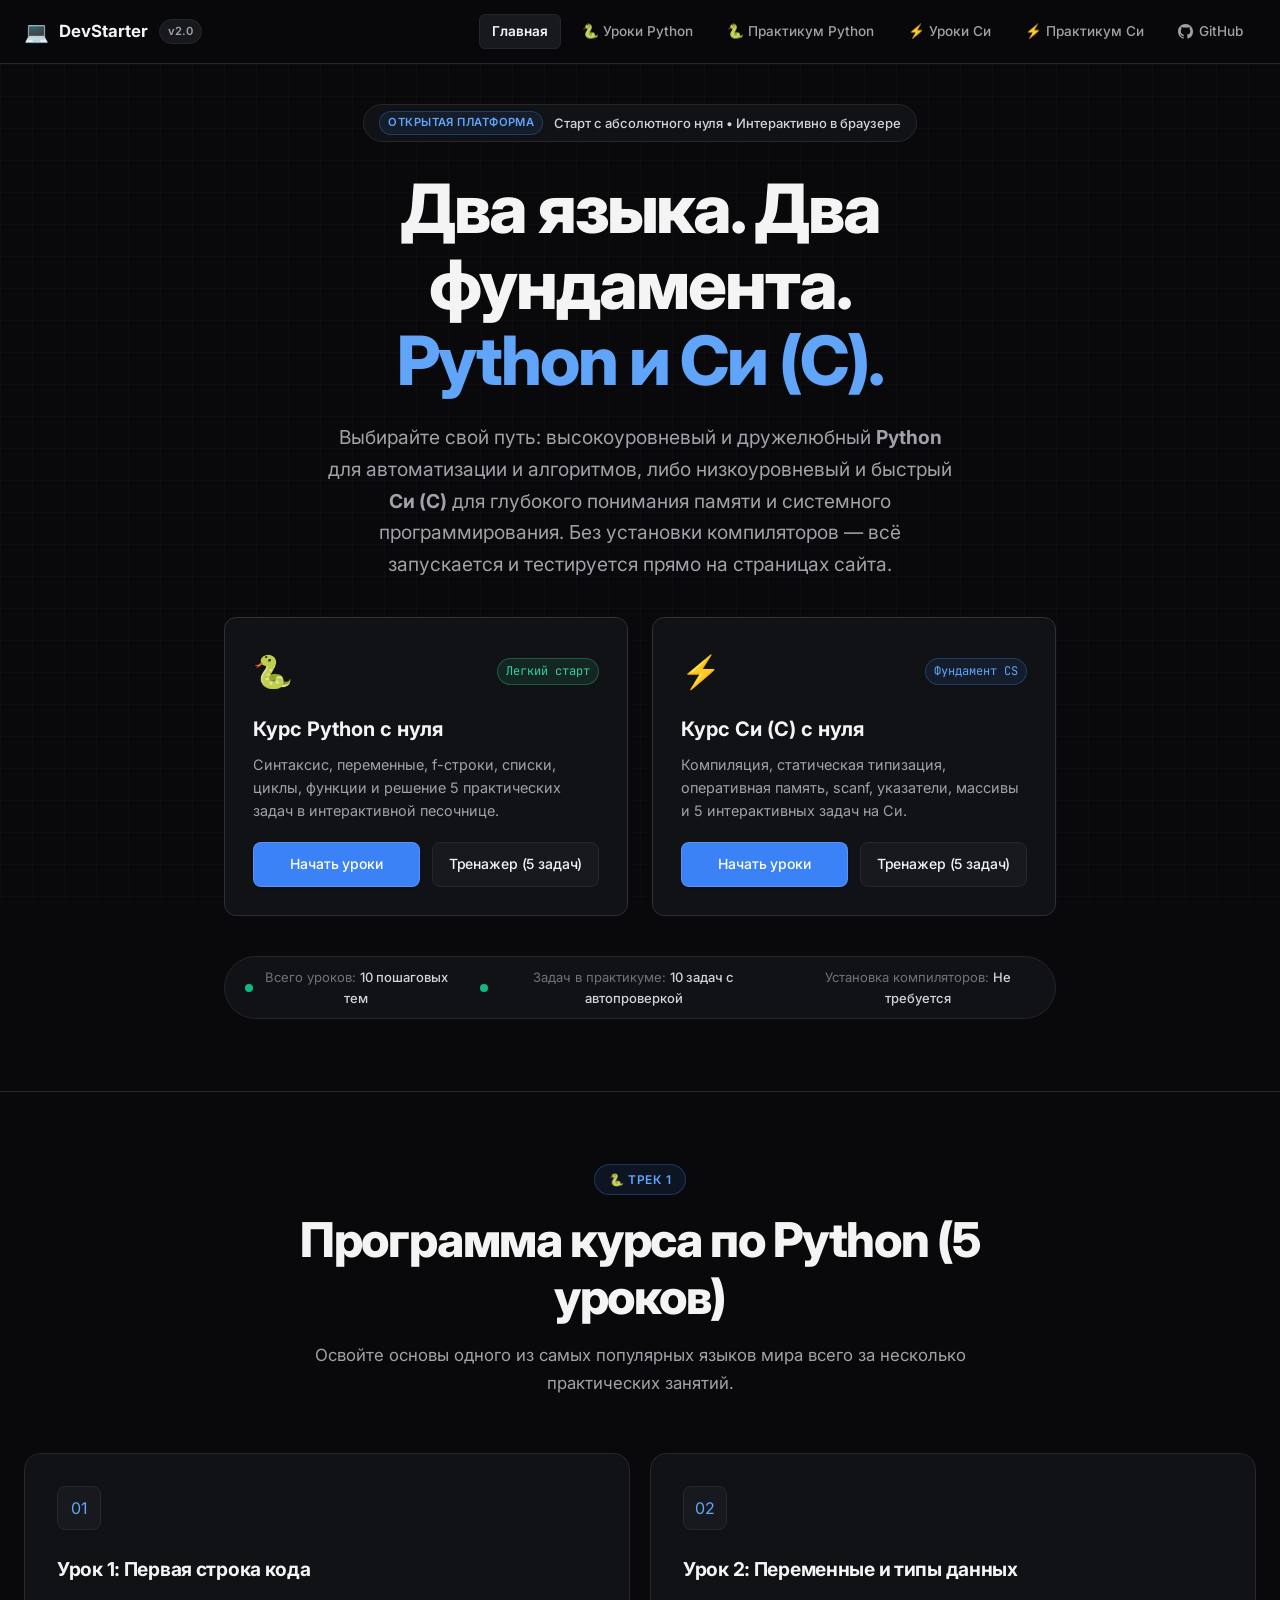
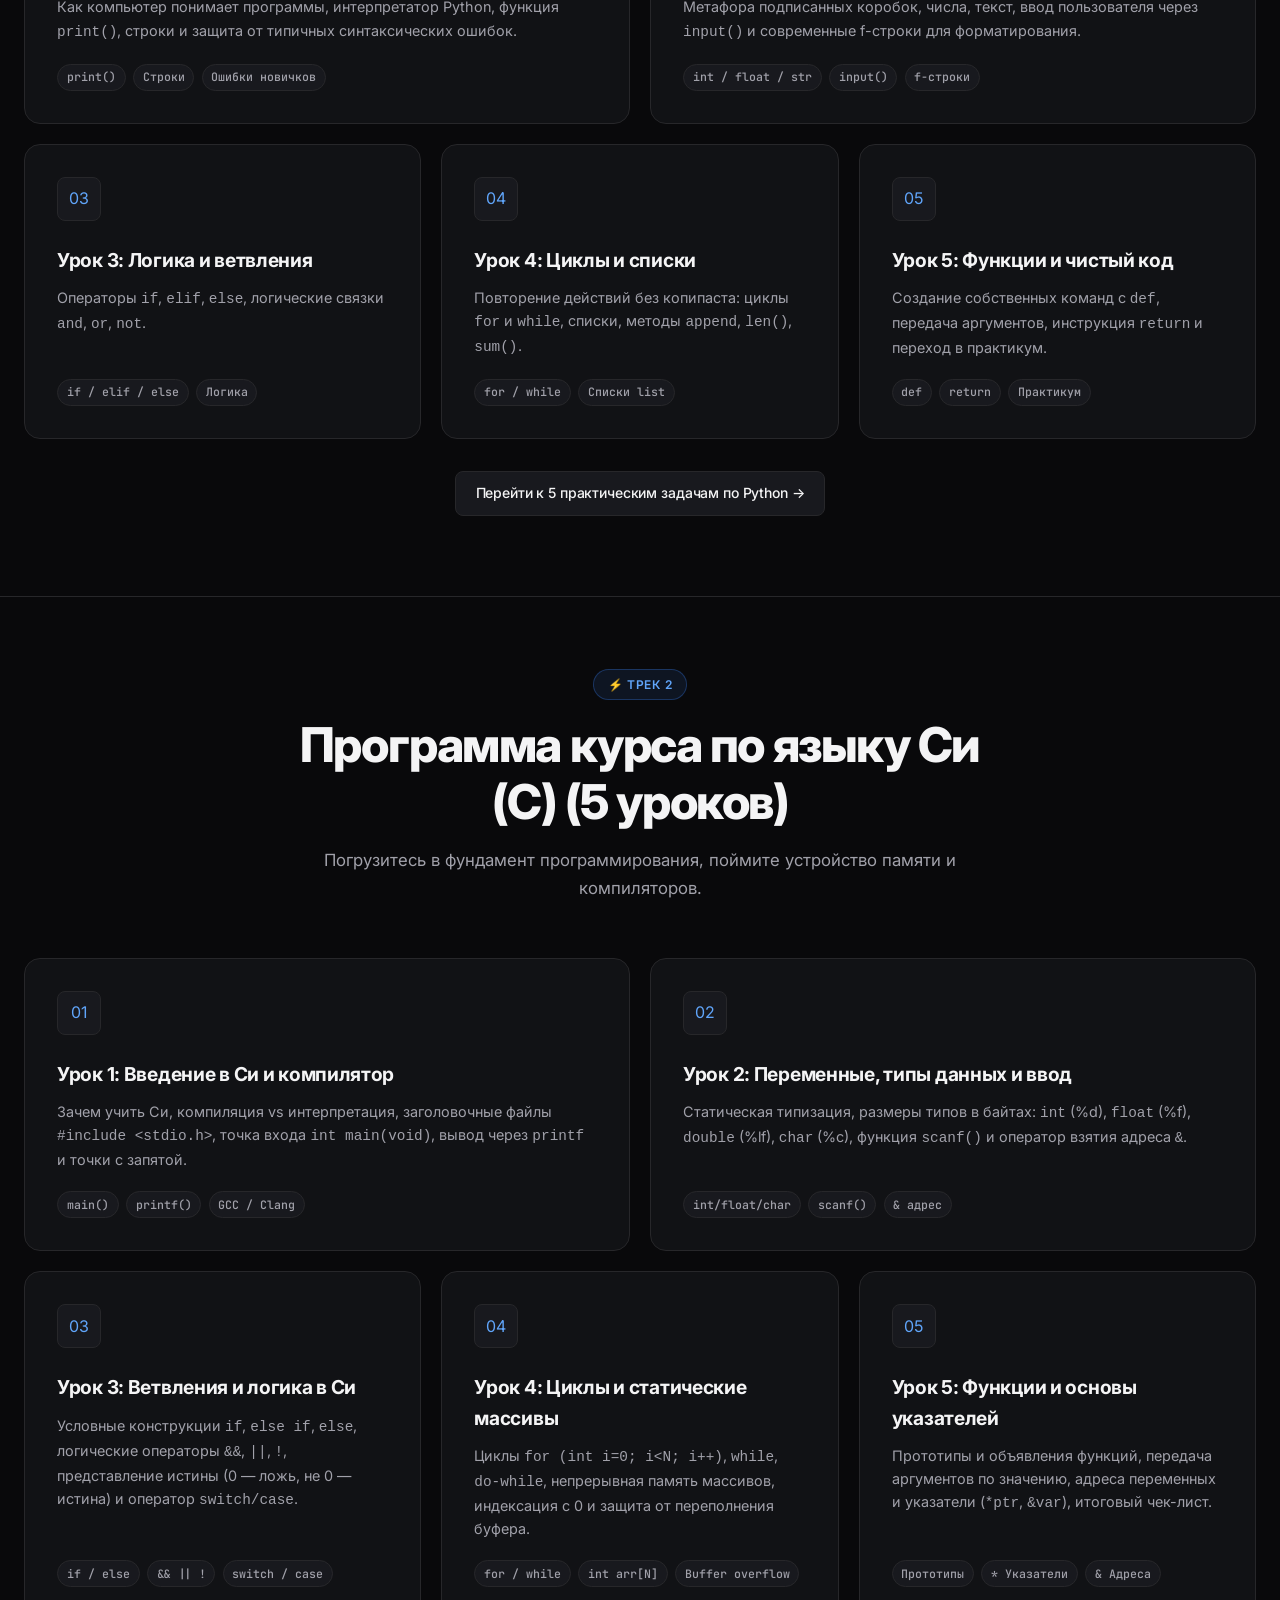
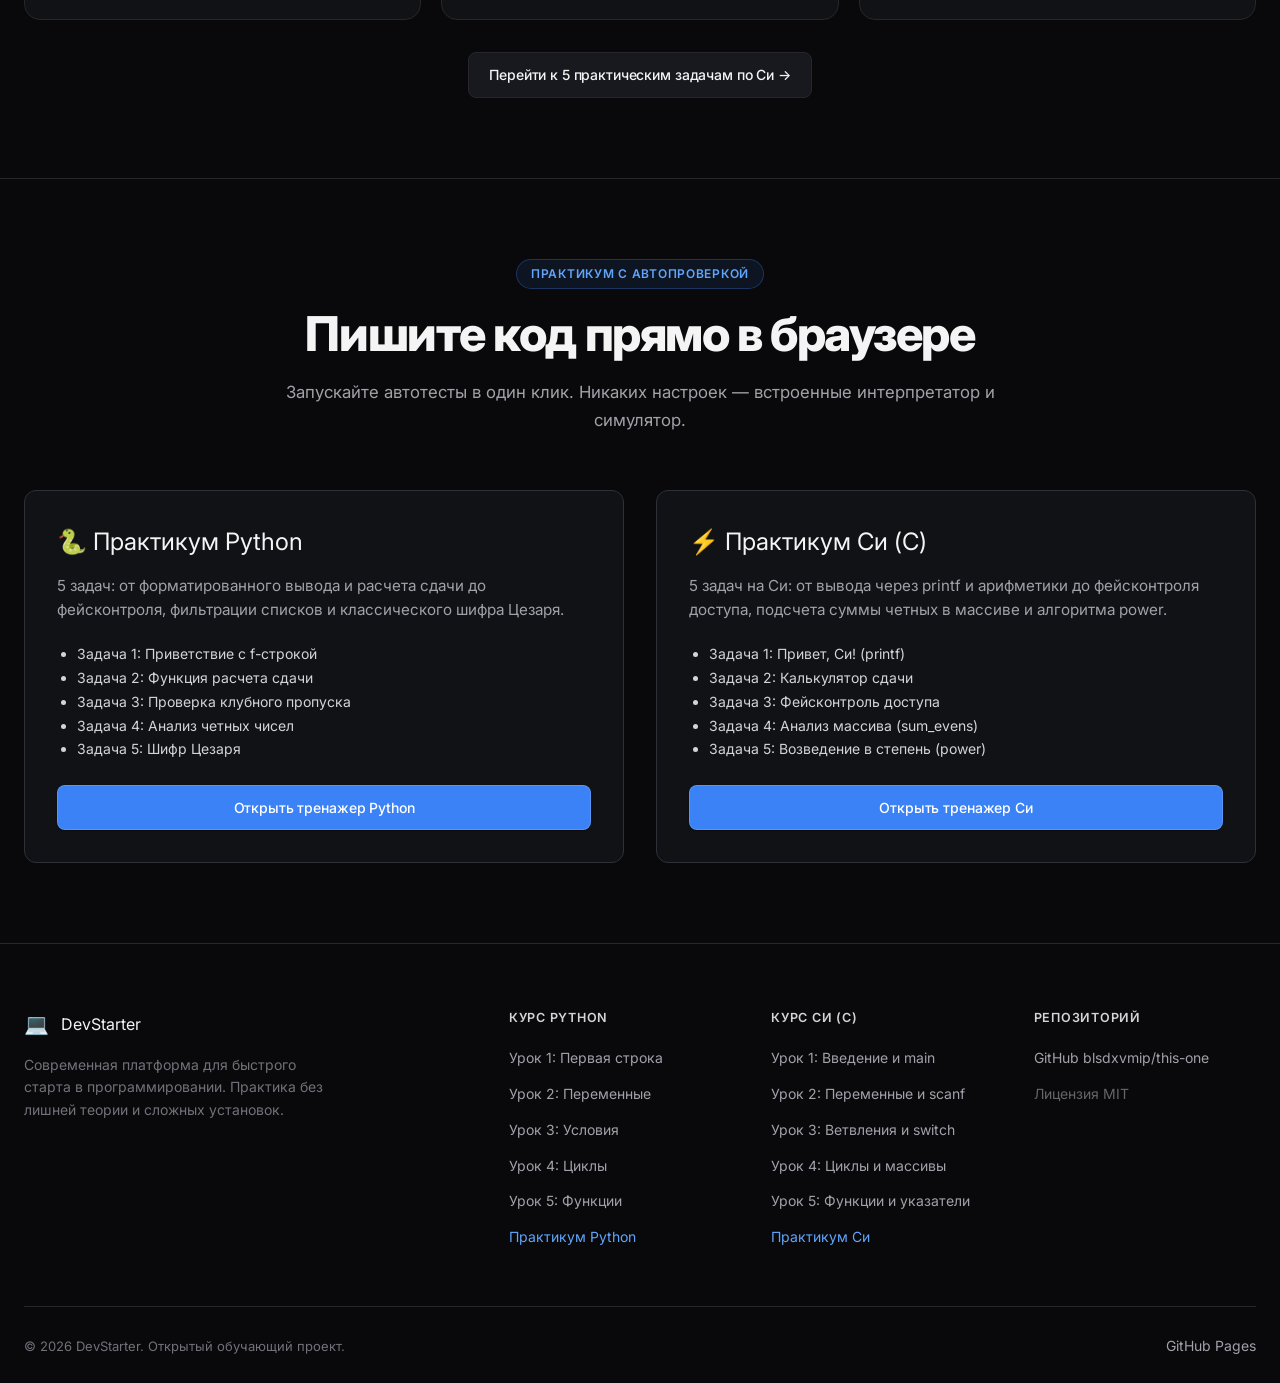
<file: index.html>
<!DOCTYPE html>
<html lang="ru">
<head>
  <meta charset="UTF-8">
  <meta name="viewport" content="width=device-width, initial-scale=1.0">
  <title>DevStarter — Интерактивные курсы программирования: Python & Си (C)</title>
  <meta name="description" content="Бесплатные многостраничные интерактивные курсы по Python и Си (C) с нуля. 10 подробных уроков, симуляторы памяти и 10 практических задач с автоматической проверкой прямо в браузере.">
  
  <!-- Favicon -->
  <link rel="icon" href="data:image/svg+xml,<svg xmlns='http://www.w3.org/2000/svg' viewBox='0 0 100 100'><text y='.9em' font-size='90'>💻</text></svg>">

  <!-- Stylesheet -->
  <link rel="stylesheet" href="styles/main.css">
  <link rel="stylesheet" href="styles/python-course.css">
</head>
<body class="course-page">

  <!-- Top Sticky Header -->
  <header class="course-header">
    <div class="course-header-container">
      <div class="course-brand">
        <a href="index.html" class="brand-link">
          <span class="brand-icon">💻</span>
          <span class="brand-title">DevStarter</span>
          <span class="brand-tag">v2.0</span>
        </a>
      </div>

      <nav class="course-nav">
        <a href="index.html" class="nav-item active">Главная</a>
        <a href="lessons/01-intro.html" class="nav-item">🐍 Уроки Python</a>
        <a href="practice.html" class="nav-item">🐍 Практикум Python</a>
        <a href="c-lessons/01-intro.html" class="nav-item">⚡ Уроки Си</a>
        <a href="c-practice.html" class="nav-item">⚡ Практикум Си</a>
        <a href="https://github.com/blsdxvmip/this-one" target="_blank" rel="noopener noreferrer" class="nav-item github-link">
          <svg width="15" height="15" viewBox="0 0 24 24" fill="currentColor">
            <path d="M12 0C5.37 0 0 5.37 0 12c0 5.31 3.435 9.795 8.205 11.385.6.105.825-.255.825-.57 0-.285-.015-1.23-.015-2.235-3.015.555-3.795-.735-4.035-1.41-.135-.345-.72-1.41-1.23-1.695-.42-.225-1.02-.78-.015-.795.945-.015 1.62.87 1.845 1.23 1.08 1.815 2.805 1.305 3.495.99.105-.78.42-1.305.765-1.605-2.67-.3-5.46-1.335-5.46-5.925 0-1.305.465-2.385 1.23-3.225-.12-.3-.54-1.53.12-3.18 0 0 1.005-.315 3.3 1.23.96-.27 1.98-.405 3-.405s2.04.135 3 .405c2.295-1.56 3.3-1.23 3.3-1.23.66 1.65.24 2.88.12 3.18.765.84 1.23 1.905 1.23 3.225 0 4.605-2.805 5.625-5.475 5.925.435.375.81 1.095.81 2.22 0 1.605-.015 2.895-.015 3.3 0 .315.225.69.825.57A12.02 12.02 0 0024 12c0-6.63-5.37-12-12-12z"/>
          </svg>
          <span>GitHub</span>
        </a>
      </nav>
    </div>
  </header>

  <!-- Hero Section -->
  <section class="section section-hero" style="padding-top: 6.5rem; min-height: 75vh;">
    <div class="container hero-content">
      <div class="hero-badge">
        <span class="hero-badge-tag">Открытая платформа</span>
        <span>Старт с абсолютного нуля • Интерактивно в браузере</span>
      </div>

      <h1 class="hero-title" style="letter-spacing: -0.03em;">
        Два языка. Два фундамента.<br>
        <span style="color: #60a5fa;">Python и Си (C).</span>
      </h1>

      <p class="hero-subtitle">
        Выбирайте свой путь: высокоуровневый и дружелюбный <strong>Python</strong> для автоматизации и алгоритмов, либо низкоуровневый и быстрый <strong>Си (C)</strong> для глубокого понимания памяти и системного программирования. Без установки компиляторов — всё запускается и тестируется прямо на страницах сайта.
      </p>

      <!-- Primary Track Cards in Hero -->
      <div style="display: grid; grid-template-columns: repeat(auto-fit, minmax(300px, 1fr)); gap: 1.5rem; width: 100%; max-width: 860px; margin-bottom: 2.5rem; text-align: left;">
        
        <!-- Track 1: Python -->
        <div style="background: var(--bg-secondary); border: 1px solid var(--border-medium); border-radius: 12px; padding: 1.75rem; display: flex; flex-direction: column; justify-content: space-between;">
          <div>
            <div style="display: flex; align-items: center; justify-content: space-between; margin-bottom: 1rem;">
              <span style="font-size: 2rem;">🐍</span>
              <span style="font-size: 0.75rem; font-family: var(--font-mono); color: #34d399; background: rgba(52, 211, 153, 0.1); border: 1px solid rgba(52, 211, 153, 0.3); padding: 0.2rem 0.5rem; border-radius: 9999px;">Легкий старт</span>
            </div>
            <h3 style="font-size: 1.25rem; font-weight: 700; color: #f4f4f5; margin-bottom: 0.5rem;">Курс Python с нуля</h3>
            <p style="font-size: 0.9rem; color: #a1a1aa; line-height: 1.6; margin-bottom: 1.25rem;">
              Синтаксис, переменные, f-строки, списки, циклы, функции и решение 5 практических задач в интерактивной песочнице.
            </p>
          </div>
          <div style="display: flex; gap: 0.75rem; flex-wrap: wrap;">
            <a href="lessons/01-intro.html" class="btn btn-primary" style="flex: 1; min-width: 140px; justify-content: center;">
              <span>Начать уроки</span>
            </a>
            <a href="practice.html" class="btn btn-secondary" style="flex: 1; min-width: 140px; justify-content: center;">
              <span>Тренажер (5 задач)</span>
            </a>
          </div>
        </div>

        <!-- Track 2: C -->
        <div style="background: var(--bg-secondary); border: 1px solid var(--border-medium); border-radius: 12px; padding: 1.75rem; display: flex; flex-direction: column; justify-content: space-between;">
          <div>
            <div style="display: flex; align-items: center; justify-content: space-between; margin-bottom: 1rem;">
              <span style="font-size: 2rem;">⚡</span>
              <span style="font-size: 0.75rem; font-family: var(--font-mono); color: #60a5fa; background: rgba(59, 130, 246, 0.1); border: 1px solid rgba(59, 130, 246, 0.3); padding: 0.2rem 0.5rem; border-radius: 9999px;">Фундамент CS</span>
            </div>
            <h3 style="font-size: 1.25rem; font-weight: 700; color: #f4f4f5; margin-bottom: 0.5rem;">Курс Си (C) с нуля</h3>
            <p style="font-size: 0.9rem; color: #a1a1aa; line-height: 1.6; margin-bottom: 1.25rem;">
              Компиляция, статическая типизация, оперативная память, scanf, указатели, массивы и 5 интерактивных задач на Си.
            </p>
          </div>
          <div style="display: flex; gap: 0.75rem; flex-wrap: wrap;">
            <a href="c-lessons/01-intro.html" class="btn btn-primary" style="flex: 1; min-width: 140px; justify-content: center; background: #3b82f6;">
              <span>Начать уроки</span>
            </a>
            <a href="c-practice.html" class="btn btn-secondary" style="flex: 1; min-width: 140px; justify-content: center;">
              <span>Тренажер (5 задач)</span>
            </a>
          </div>
        </div>

      </div>

      <div class="hero-status-bar">
        <div class="hero-status-item">
          <span class="status-dot"></span>
          <span>Всего уроков: <strong>10 пошаговых тем</strong></span>
        </div>
        <div class="hero-status-item">
          <span class="status-dot"></span>
          <span>Задач в практикуме: <strong>10 задач с автопроверкой</strong></span>
        </div>
        <div class="hero-status-item">
          <span>Установка компиляторов: <strong>Не требуется</strong></span>
        </div>
      </div>
    </div>
  </section>

  <!-- Program Roadmap Section: Python -->
  <section class="section" id="python-roadmap" style="border-top: 1px solid var(--border-subtle); padding-top: 4.5rem;">
    <div class="container">
      <div class="section-header">
        <span class="section-tag">🐍 ТРЕК 1</span>
        <h2 class="section-title">Программа курса по Python (5 уроков)</h2>
        <p class="section-subtitle">Освойте основы одного из самых популярных языков мира всего за несколько практических занятий.</p>
      </div>

      <div class="bento-grid">
        <!-- Lesson 1 Card -->
        <a href="lessons/01-intro.html" class="bento-card bento-span-6 tilt-card" style="text-decoration: none;">
          <div>
            <div class="bento-icon-box">01</div>
            <h3 class="bento-title">Урок 1: Первая строка кода</h3>
            <p class="bento-desc">
              Как компьютер понимает программы, интерпретатор Python, функция <code>print()</code>, строки и защита от типичных синтаксических ошибок.
            </p>
          </div>
          <div class="bento-tags">
            <span class="bento-tag">print()</span>
            <span class="bento-tag">Строки</span>
            <span class="bento-tag">Ошибки новичков</span>
          </div>
        </a>

        <!-- Lesson 2 Card -->
        <a href="lessons/02-variables.html" class="bento-card bento-span-6 tilt-card" style="text-decoration: none;">
          <div>
            <div class="bento-icon-box">02</div>
            <h3 class="bento-title">Урок 2: Переменные и типы данных</h3>
            <p class="bento-desc">
              Метафора подписанных коробок, числа, текст, ввод пользователя через <code>input()</code> и современные f-строки для форматирования.
            </p>
          </div>
          <div class="bento-tags">
            <span class="bento-tag">int / float / str</span>
            <span class="bento-tag">input()</span>
            <span class="bento-tag">f-строки</span>
          </div>
        </a>

        <!-- Lesson 3 Card -->
        <a href="lessons/03-conditions.html" class="bento-card bento-span-4 tilt-card" style="text-decoration: none;">
          <div>
            <div class="bento-icon-box">03</div>
            <h3 class="bento-title">Урок 3: Логика и ветвления</h3>
            <p class="bento-desc">
              Операторы <code>if</code>, <code>elif</code>, <code>else</code>, логические связки <code>and</code>, <code>or</code>, <code>not</code>.
            </p>
          </div>
          <div class="bento-tags">
            <span class="bento-tag">if / elif / else</span>
            <span class="bento-tag">Логика</span>
          </div>
        </a>

        <!-- Lesson 4 Card -->
        <a href="lessons/04-loops.html" class="bento-card bento-span-4 tilt-card" style="text-decoration: none;">
          <div>
            <div class="bento-icon-box">04</div>
            <h3 class="bento-title">Урок 4: Циклы и списки</h3>
            <p class="bento-desc">
              Повторение действий без копипаста: циклы <code>for</code> и <code>while</code>, списки, методы <code>append</code>, <code>len()</code>, <code>sum()</code>.
            </p>
          </div>
          <div class="bento-tags">
            <span class="bento-tag">for / while</span>
            <span class="bento-tag">Списки list</span>
          </div>
        </a>

        <!-- Lesson 5 Card -->
        <a href="lessons/05-functions.html" class="bento-card bento-span-4 tilt-card" style="text-decoration: none;">
          <div>
            <div class="bento-icon-box">05</div>
            <h3 class="bento-title">Урок 5: Функции и чистый код</h3>
            <p class="bento-desc">
              Создание собственных команд с <code>def</code>, передача аргументов, инструкция <code>return</code> и переход в практикум.
            </p>
          </div>
          <div class="bento-tags">
            <span class="bento-tag">def</span>
            <span class="bento-tag">return</span>
            <span class="bento-tag">Практикум</span>
          </div>
        </a>
      </div>

      <div style="text-align: center; margin-top: 2rem;">
        <a href="practice.html" class="btn btn-secondary">
          <span>Перейти к 5 практическим задачам по Python &rarr;</span>
        </a>
      </div>
    </div>
  </section>

  <!-- Program Roadmap Section: C Language -->
  <section class="section" id="c-roadmap" style="border-top: 1px solid var(--border-subtle); padding-top: 4.5rem;">
    <div class="container">
      <div class="section-header">
        <span class="section-tag">⚡ ТРЕК 2</span>
        <h2 class="section-title">Программа курса по языку Си (C) (5 уроков)</h2>
        <p class="section-subtitle">Погрузитесь в фундамент программирования, поймите устройство памяти и компиляторов.</p>
      </div>

      <div class="bento-grid">
        <!-- C Lesson 1 -->
        <a href="c-lessons/01-intro.html" class="bento-card bento-span-6 tilt-card" style="text-decoration: none;">
          <div>
            <div class="bento-icon-box">01</div>
            <h3 class="bento-title">Урок 1: Введение в Си и компилятор</h3>
            <p class="bento-desc">
              Зачем учить Си, компиляция vs интерпретация, заголовочные файлы <code>#include &lt;stdio.h&gt;</code>, точка входа <code>int main(void)</code>, вывод через <code>printf</code> и точки с запятой.
            </p>
          </div>
          <div class="bento-tags">
            <span class="bento-tag">main()</span>
            <span class="bento-tag">printf()</span>
            <span class="bento-tag">GCC / Clang</span>
          </div>
        </a>

        <!-- C Lesson 2 -->
        <a href="c-lessons/02-variables.html" class="bento-card bento-span-6 tilt-card" style="text-decoration: none;">
          <div>
            <div class="bento-icon-box">02</div>
            <h3 class="bento-title">Урок 2: Переменные, типы данных и ввод</h3>
            <p class="bento-desc">
              Статическая типизация, размеры типов в байтах: <code>int</code> (%d), <code>float</code> (%f), <code>double</code> (%lf), <code>char</code> (%c), функция <code>scanf()</code> и оператор взятия адреса <code>&amp;</code>.
            </p>
          </div>
          <div class="bento-tags">
            <span class="bento-tag">int/float/char</span>
            <span class="bento-tag">scanf()</span>
            <span class="bento-tag">&amp; адрес</span>
          </div>
        </a>

        <!-- C Lesson 3 -->
        <a href="c-lessons/03-conditions.html" class="bento-card bento-span-4 tilt-card" style="text-decoration: none;">
          <div>
            <div class="bento-icon-box">03</div>
            <h3 class="bento-title">Урок 3: Ветвления и логика в Си</h3>
            <p class="bento-desc">
              Условные конструкции <code>if</code>, <code>else if</code>, <code>else</code>, логические операторы <code>&amp;&amp;</code>, <code>||</code>, <code>!</code>, представление истины (0 — ложь, не 0 — истина) и оператор <code>switch/case</code>.
            </p>
          </div>
          <div class="bento-tags">
            <span class="bento-tag">if / else</span>
            <span class="bento-tag">&amp;&amp; || !</span>
            <span class="bento-tag">switch / case</span>
          </div>
        </a>

        <!-- C Lesson 4 -->
        <a href="c-lessons/04-loops.html" class="bento-card bento-span-4 tilt-card" style="text-decoration: none;">
          <div>
            <div class="bento-icon-box">04</div>
            <h3 class="bento-title">Урок 4: Циклы и статические массивы</h3>
            <p class="bento-desc">
              Циклы <code>for (int i=0; i&lt;N; i++)</code>, <code>while</code>, <code>do-while</code>, непрерывная память массивов, индексация с 0 и защита от переполнения буфера.
            </p>
          </div>
          <div class="bento-tags">
            <span class="bento-tag">for / while</span>
            <span class="bento-tag">int arr[N]</span>
            <span class="bento-tag">Buffer overflow</span>
          </div>
        </a>

        <!-- C Lesson 5 -->
        <a href="c-lessons/05-functions.html" class="bento-card bento-span-4 tilt-card" style="text-decoration: none;">
          <div>
            <div class="bento-icon-box">05</div>
            <h3 class="bento-title">Урок 5: Функции и основы указателей</h3>
            <p class="bento-desc">
              Прототипы и объявления функций, передача аргументов по значению, адреса переменных и указатели (<code>*ptr</code>, <code>&amp;var</code>), итоговый чек-лист.
            </p>
          </div>
          <div class="bento-tags">
            <span class="bento-tag">Прототипы</span>
            <span class="bento-tag">* Указатели</span>
            <span class="bento-tag">&amp; Адреса</span>
          </div>
        </a>
      </div>

      <div style="text-align: center; margin-top: 2rem;">
        <a href="c-practice.html" class="btn btn-secondary">
          <span>Перейти к 5 практическим задачам по Си &rarr;</span>
        </a>
      </div>
    </div>
  </section>

  <!-- Interactive Arenas Showcase -->
  <section class="section" style="border-top: 1px solid var(--border-subtle); padding: 5rem 0;">
    <div class="container">
      <div class="section-header">
        <span class="section-tag">ПРАКТИКУМ С АВТОПРОВЕРКОЙ</span>
        <h2 class="section-title">Пишите код прямо в браузере</h2>
        <p class="section-subtitle">Запускайте автотесты в один клик. Никаких настроек — встроенные интерпретатор и симулятор.</p>
      </div>

      <div style="display: grid; grid-template-columns: repeat(auto-fit, minmax(320px, 1fr)); gap: 2rem;">
        <!-- Python Arena Card -->
        <div style="background: var(--bg-secondary); border: 1px solid var(--border-medium); border-radius: 12px; padding: 2rem;">
          <div style="font-size: 1.5rem; margin-bottom: 0.75rem;">🐍 Практикум Python</div>
          <p style="color: var(--text-muted); font-size: 0.95rem; line-height: 1.6; margin-bottom: 1.25rem;">
            5 задач: от форматированного вывода и расчета сдачи до фейсконтроля, фильтрации списков и классического шифра Цезаря.
          </p>
          <ul style="color: var(--text-secondary); font-size: 0.875rem; margin-bottom: 1.5rem; padding-left: 1.25rem; line-height: 1.7;">
            <li>Задача 1: Приветствие с f-строкой</li>
            <li>Задача 2: Функция расчета сдачи</li>
            <li>Задача 3: Проверка клубного пропуска</li>
            <li>Задача 4: Анализ четных чисел</li>
            <li>Задача 5: Шифр Цезаря</li>
          </ul>
          <a href="practice.html" class="btn btn-primary" style="width: 100%; justify-content: center;">
            <span>Открыть тренажер Python</span>
          </a>
        </div>

        <!-- C Arena Card -->
        <div style="background: var(--bg-secondary); border: 1px solid var(--border-medium); border-radius: 12px; padding: 2rem;">
          <div style="font-size: 1.5rem; margin-bottom: 0.75rem;">⚡ Практикум Си (C)</div>
          <p style="color: var(--text-muted); font-size: 0.95rem; line-height: 1.6; margin-bottom: 1.25rem;">
            5 задач на Си: от вывода через printf и арифметики до фейсконтроля доступа, подсчета суммы четных в массиве и алгоритма power.
          </p>
          <ul style="color: var(--text-secondary); font-size: 0.875rem; margin-bottom: 1.5rem; padding-left: 1.25rem; line-height: 1.7;">
            <li>Задача 1: Привет, Си! (printf)</li>
            <li>Задача 2: Калькулятор сдачи</li>
            <li>Задача 3: Фейсконтроль доступа</li>
            <li>Задача 4: Анализ массива (sum_evens)</li>
            <li>Задача 5: Возведение в степень (power)</li>
          </ul>
          <a href="c-practice.html" class="btn btn-primary" style="width: 100%; justify-content: center; background: #3b82f6;">
            <span>Открыть тренажер Си</span>
          </a>
        </div>
      </div>
    </div>
  </section>

  <!-- Footer -->
  <footer class="footer">
    <div class="container">
      <div class="footer-grid">
        <div class="footer-brand">
          <a href="#" class="course-brand">
            <span class="brand-icon">💻</span>
            <span class="brand-title">DevStarter</span>
          </a>
          <p class="footer-desc">
            Современная платформа для быстрого старта в программировании. Практика без лишней теории и сложных установок.
          </p>
        </div>

        <div>
          <h4 class="footer-col-title">Курс Python</h4>
          <ul class="footer-links">
            <li><a href="lessons/01-intro.html" class="footer-link">Урок 1: Первая строка</a></li>
            <li><a href="lessons/02-variables.html" class="footer-link">Урок 2: Переменные</a></li>
            <li><a href="lessons/03-conditions.html" class="footer-link">Урок 3: Условия</a></li>
            <li><a href="lessons/04-loops.html" class="footer-link">Урок 4: Циклы</a></li>
            <li><a href="lessons/05-functions.html" class="footer-link">Урок 5: Функции</a></li>
            <li><a href="practice.html" class="footer-link" style="color: #60a5fa;">Практикум Python</a></li>
          </ul>
        </div>

        <div>
          <h4 class="footer-col-title">Курс Си (C)</h4>
          <ul class="footer-links">
            <li><a href="c-lessons/01-intro.html" class="footer-link">Урок 1: Введение и main</a></li>
            <li><a href="c-lessons/02-variables.html" class="footer-link">Урок 2: Переменные и scanf</a></li>
            <li><a href="c-lessons/03-conditions.html" class="footer-link">Урок 3: Ветвления и switch</a></li>
            <li><a href="c-lessons/04-loops.html" class="footer-link">Урок 4: Циклы и массивы</a></li>
            <li><a href="c-lessons/05-functions.html" class="footer-link">Урок 5: Функции и указатели</a></li>
            <li><a href="c-practice.html" class="footer-link" style="color: #60a5fa;">Практикум Си</a></li>
          </ul>
        </div>

        <div>
          <h4 class="footer-col-title">Репозиторий</h4>
          <ul class="footer-links">
            <li><a href="https://github.com/blsdxvmip/this-one" target="_blank" rel="noopener noreferrer" class="footer-link">GitHub blsdxvmip/this-one</a></li>
            <li><span class="footer-link" style="opacity: 0.6;">Лицензия MIT</span></li>
          </ul>
        </div>
      </div>

      <div class="footer-bottom">
        <p>&copy; 2026 DevStarter. Открытый обучающий проект.</p>
        <div class="footer-bottom-links">
          <a href="https://github.com/blsdxvmip/this-one" class="footer-link">GitHub Pages</a>
        </div>
      </div>
    </div>
  </footer>

  <!-- Scripts -->
  <script src="js/app.js"></script>
  <script src="js/course-progress.js"></script>
</body>
</html>
</file>
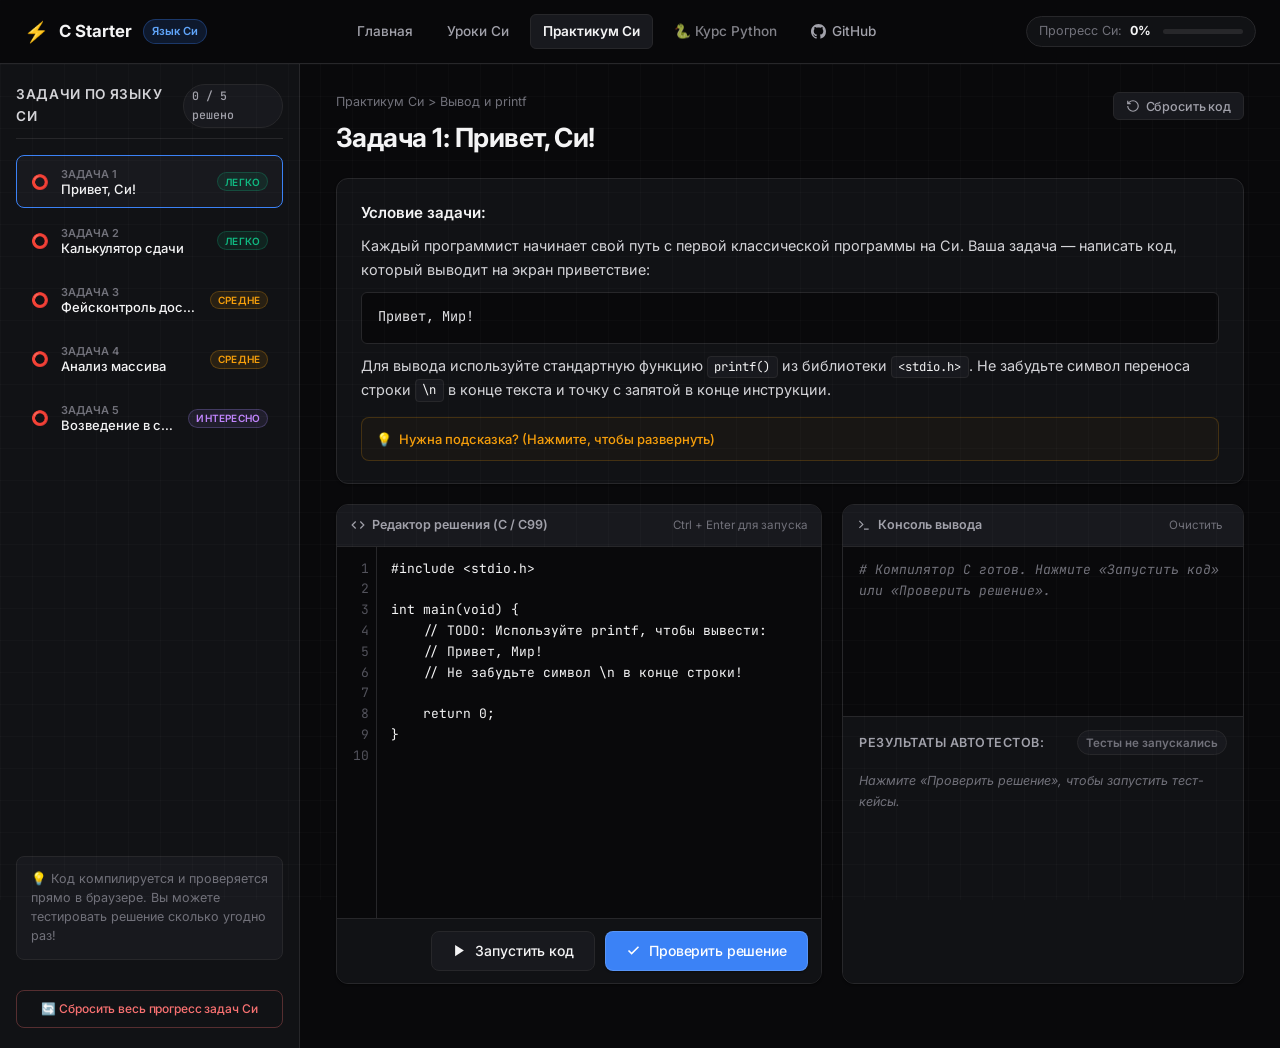
<file: c-practice.html>
<!DOCTYPE html>
<html lang="ru">
<head>
  <meta charset="UTF-8">
  <meta name="viewport" content="width=device-width, initial-scale=1.0">
  <title>Практикум по Си: 5 интерактивных задач — this-one</title>
  <meta name="description" content="Интерактивный тренажер по языку Си (C): решите 5 практических задач с автоматической проверкой тестов прямо в браузере.">
  
  <link rel="icon" href="data:image/svg+xml,<svg xmlns='http://www.w3.org/2000/svg' viewBox='0 0 100 100'><text y='.9em' font-size='90'>⚡</text></svg>">
  <link rel="stylesheet" href="styles/main.css">
  <link rel="stylesheet" href="styles/python-course.css">
</head>
<body class="practice-body">

  <!-- Top Navigation Header -->
  <header class="course-header">
    <div class="course-header-container">
      <div class="course-brand">
        <a href="index.html" class="brand-link">
          <span class="brand-icon">⚡</span>
          <span class="brand-title">C Starter</span>
          <span class="brand-tag" style="background: rgba(59, 130, 246, 0.15); color: #60a5fa; border-color: rgba(59, 130, 246, 0.3);">Язык Си</span>
        </a>
      </div>

      <nav class="course-nav">
        <a href="index.html" class="nav-item">Главная</a>
        <a href="c-lessons/01-intro.html" class="nav-item">Уроки Си</a>
        <a href="c-practice.html" class="nav-item active">Практикум Си</a>
        <a href="practice.html" class="nav-item" style="opacity: 0.8;">🐍 Курс Python</a>
        <a href="https://github.com/blsdxvmip/this-one" target="_blank" rel="noopener noreferrer" class="nav-item github-link">
          <svg width="15" height="15" viewBox="0 0 24 24" fill="currentColor">
            <path d="M12 0C5.37 0 0 5.37 0 12c0 5.31 3.435 9.795 8.205 11.385.6.105.825-.255.825-.57 0-.285-.015-1.23-.015-2.235-3.015.555-3.795-.735-4.035-1.41-.135-.345-.72-1.41-1.23-1.695-.42-.225-1.02-.78-.015-.795.945-.015 1.62.87 1.845 1.23 1.08 1.815 2.805 1.305 3.495.99.105-.78.42-1.305.765-1.605-2.67-.3-5.46-1.335-5.46-5.925 0-1.305.465-2.385 1.23-3.225-.12-.3-.54-1.53.12-3.18 0 0 1.005-.315 3.3 1.23.96-.27 1.98-.405 3-.405s2.04.135 3 .405c2.295-1.56 3.3-1.23 3.3-1.23.66 1.65.24 2.88.12 3.18.765.84 1.23 1.905 1.23 3.225 0 4.605-2.805 5.625-5.475 5.925.435.375.81 1.095.81 2.22 0 1.605-.015 2.895-.015 3.3 0 .315.225.69.825.57A12.02 12.02 0 0024 12c0-6.63-5.37-12-12-12z"/>
          </svg>
          <span>GitHub</span>
        </a>
      </nav>

      <div class="course-progress-badge">
        <div class="progress-label">
          <span>Прогресс Си:</span>
          <strong id="header-progress-text">0%</strong>
        </div>
        <div class="progress-bar-wrap">
          <div class="progress-bar-fill" id="header-progress-fill" style="width: 0%;"></div>
        </div>
      </div>
    </div>
  </header>

  <!-- Main Arena Container -->
  <div class="practice-arena">
    <!-- Tasks Sidebar -->
    <aside class="practice-sidebar">
      <div class="sidebar-header">
        <h3>Задачи по языку Си</h3>
        <span class="tasks-counter" id="solved-count">0 / 5 решено</span>
      </div>

      <nav class="tasks-list">
        <button class="task-nav-item active" data-task="task1">
          <span class="task-status-icon" id="status-task1">⭕</span>
          <div class="task-nav-info">
            <span class="task-nav-num">Задача 1</span>
            <span class="task-nav-title">Привет, Си!</span>
          </div>
          <span class="task-diff-tag diff-easy">Легко</span>
        </button>

        <button class="task-nav-item" data-task="task2">
          <span class="task-status-icon" id="status-task2">⭕</span>
          <div class="task-nav-info">
            <span class="task-nav-num">Задача 2</span>
            <span class="task-nav-title">Калькулятор сдачи</span>
          </div>
          <span class="task-diff-tag diff-easy">Легко</span>
        </button>

        <button class="task-nav-item" data-task="task3">
          <span class="task-status-icon" id="status-task3">⭕</span>
          <div class="task-nav-info">
            <span class="task-nav-num">Задача 3</span>
            <span class="task-nav-title">Фейсконтроль доступа</span>
          </div>
          <span class="task-diff-tag diff-medium">Средне</span>
        </button>

        <button class="task-nav-item" data-task="task4">
          <span class="task-status-icon" id="status-task4">⭕</span>
          <div class="task-nav-info">
            <span class="task-nav-num">Задача 4</span>
            <span class="task-nav-title">Анализ массива</span>
          </div>
          <span class="task-diff-tag diff-medium">Средне</span>
        </button>

        <button class="task-nav-item" data-task="task5">
          <span class="task-status-icon" id="status-task5">⭕</span>
          <div class="task-nav-info">
            <span class="task-nav-num">Задача 5</span>
            <span class="task-nav-title">Возведение в степень</span>
          </div>
          <span class="task-diff-tag diff-hard">Интересно</span>
        </button>
      </nav>

      <div class="sidebar-footer-tip">
        <p>💡 Код компилируется и проверяется прямо в браузере. Вы можете тестировать решение сколько угодно раз!</p>
      </div>

      <div class="sidebar-reset-section" style="margin-top: 0.85rem;">
        <button class="btn btn-sm btn-ghost" id="reset-all-tasks-btn" style="width: 100%; justify-content: center; font-size: 0.75rem; color: #f87171; border-color: rgba(248, 113, 113, 0.3);">
          🔄 Сбросить весь прогресс задач Си
        </button>
      </div>
    </aside>

    <!-- Workspace Main Panel -->
    <main class="practice-main">
      <!-- Task Header -->
      <section class="task-meta-header">
        <div class="task-title-group">
          <div class="task-breadcrumbs">
            <span>Практикум Си</span> &gt; <span id="current-task-category">Вывод и printf</span>
          </div>
          <h1 class="current-task-title" id="current-task-title">Задача 1: Привет, Си!</h1>
        </div>

        <div class="task-actions-top">
          <button class="btn btn-sm btn-ghost" id="reset-code-btn" title="Сбросить код к исходному шаблону">
            <svg width="14" height="14" viewBox="0 0 24 24" fill="none" stroke="currentColor" stroke-width="2"><path d="M3 12a9 9 0 1 0 9-9 9.75 9.75 0 0 0-6.74 2.74L3 8"></path><path d="M3 3v5h5"></path></svg>
            <span>Сбросить код</span>
          </button>
        </div>
      </section>

      <!-- Task Details Box -->
      <section class="task-instruction-card">
        <div class="task-description" id="task-description-content">
          <!-- Dynamic Task Description populated by JS -->
        </div>

        <!-- Hints Accordion -->
        <details class="hints-box">
          <summary class="hints-toggle">
            <span class="hints-icon">💡</span>
            <span>Нужна подсказка? (Нажмите, чтобы развернуть)</span>
          </summary>
          <div class="hints-content" id="task-hints-content">
            <!-- Dynamic hints -->
          </div>
        </details>
      </section>

      <!-- Split Code & Output Panel -->
      <div class="code-workspace-grid">
        <!-- Editor Column -->
        <div class="editor-pane">
          <div class="pane-header">
            <div class="pane-title">
              <svg width="14" height="14" viewBox="0 0 24 24" fill="none" stroke="currentColor" stroke-width="2"><polyline points="16 18 22 12 16 6"></polyline><polyline points="8 6 2 12 8 18"></polyline></svg>
              <span>Редактор решения (C / C99)</span>
            </div>
            <span class="editor-hint-shortcut">Ctrl + Enter для запуска</span>
          </div>

          <div class="editor-container">
            <div class="line-numbers" id="editor-line-numbers">
              <span>1</span><span>2</span><span>3</span><span>4</span><span>5</span>
            </div>
            <textarea id="code-editor" class="code-textarea" spellcheck="false" placeholder="// Напишите ваш код на языке Си здесь..."></textarea>
          </div>

          <div class="editor-controls">
            <button class="btn btn-secondary" id="run-code-btn">
              <svg width="15" height="15" viewBox="0 0 24 24" fill="currentColor"><polygon points="5 3 19 12 5 21 5 3"></polygon></svg>
              <span>Запустить код</span>
            </button>
            <button class="btn btn-primary" id="test-code-btn">
              <svg width="15" height="15" viewBox="0 0 24 24" fill="none" stroke="currentColor" stroke-width="2.5"><polyline points="20 6 9 17 4 12"></polyline></svg>
              <span>Проверить решение</span>
            </button>
          </div>
        </div>

        <!-- Terminal & Test Results Column -->
        <div class="terminal-pane">
          <div class="pane-header">
            <div class="pane-title">
              <svg width="14" height="14" viewBox="0 0 24 24" fill="none" stroke="currentColor" stroke-width="2"><polyline points="4 17 10 11 4 5"></polyline><line x1="12" y1="19" x2="20" y2="19"></line></svg>
              <span>Консоль вывода</span>
            </div>
            <button class="btn-clear-terminal" id="clear-console-btn">Очистить</button>
          </div>

          <!-- Console Screen -->
          <div class="terminal-screen" id="terminal-screen">
            <div class="terminal-line text-dim"># Компилятор C готов. Нажмите «Запустить код» или «Проверить решение».</div>
          </div>

          <!-- Test Cases Box -->
          <div class="test-cases-section">
            <div class="test-header">
              <h4>Результаты автотестов:</h4>
              <span class="test-badge" id="tests-summary-badge">Тесты не запускались</span>
            </div>
            <div class="test-results-list" id="test-results-list">
              <div class="empty-tests-state">Нажмите «Проверить решение», чтобы запустить тест-кейсы.</div>
            </div>
          </div>
        </div>
      </div>

      <!-- Success Celebration Modal / Card -->
      <div class="task-success-card" id="task-success-banner" style="display: none;">
        <div class="success-banner-content">
          <div class="success-icon">🎉</div>
          <div>
            <h3>Отлично! Все тесты на Си успешно пройдены!</h3>
            <p>Вы успешно решили задачу на Си. Прогресс сохранен.</p>
          </div>
        </div>
        <button class="btn btn-primary" id="next-task-btn">
          <span>Следующая задача &rarr;</span>
        </button>
      </div>
    </main>
  </div>

  <!-- Scripts -->
  <script src="js/c-runner.js"></script>
</body>
</html>
</file>
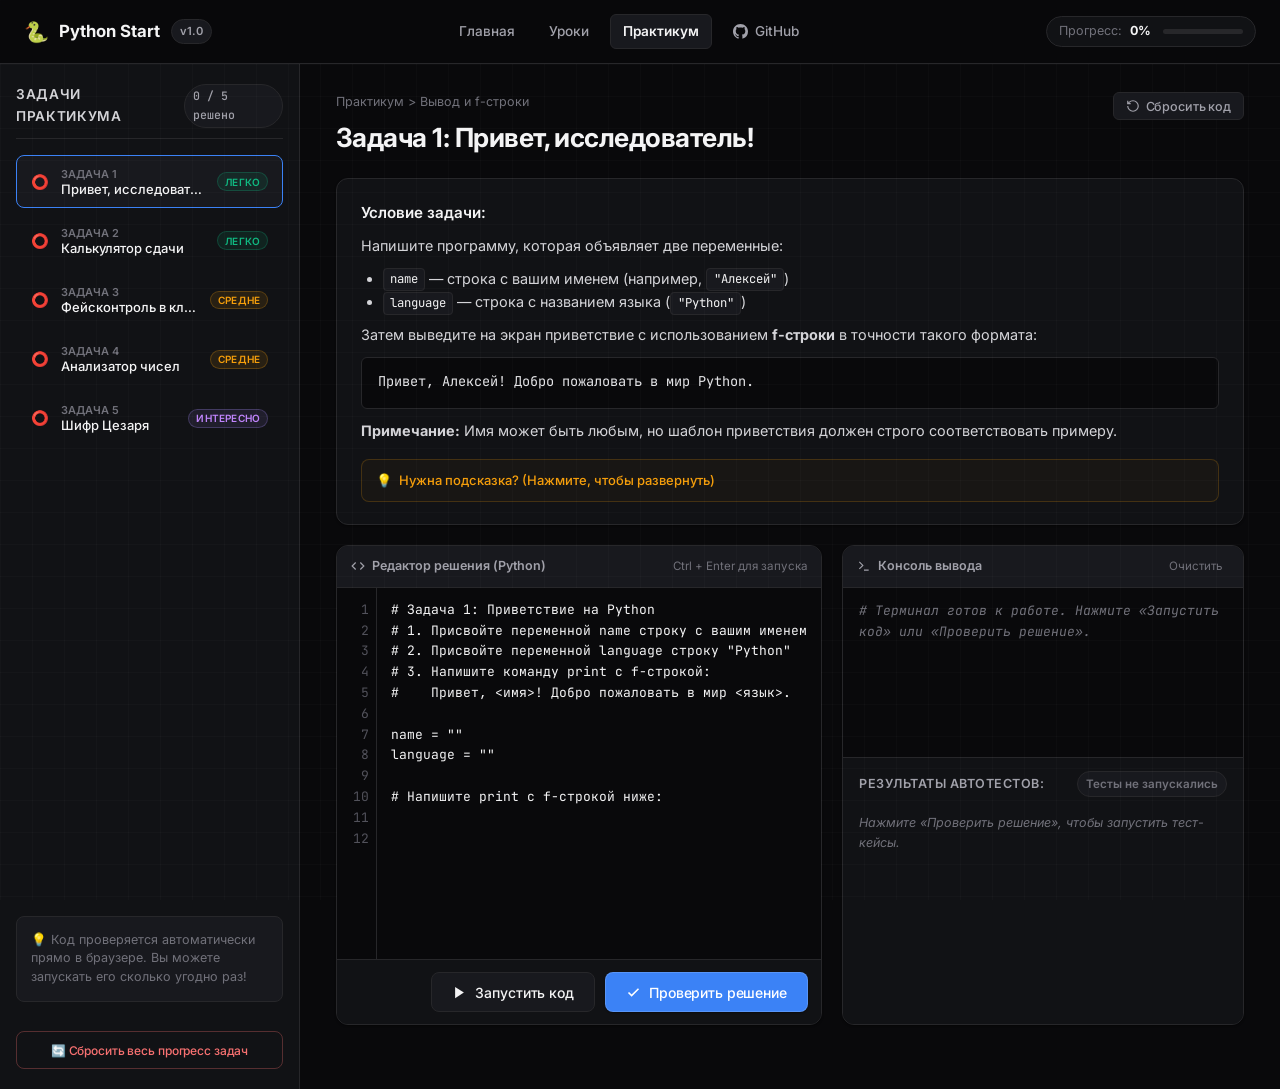
<file: practice.html>
<!DOCTYPE html>
<html lang="ru">
<head>
  <meta charset="UTF-8">
  <meta name="viewport" content="width=device-width, initial-scale=1.0">
  <title>Практикум Python: 5 интерактивных задач — this-one</title>
  <meta name="description" content="Интерактивный тренажер Python: решите 5 практических задач с автоматической проверкой тестов прямо в браузере.">
  
  <link rel="icon" href="data:image/svg+xml,<svg xmlns='http://www.w3.org/2000/svg' viewBox='0 0 100 100'><text y='.9em' font-size='90'>🐍</text></svg>">
  <link rel="stylesheet" href="styles/main.css">
  <link rel="stylesheet" href="styles/python-course.css">
</head>
<body class="practice-body">

  <!-- Top Navigation Header -->
  <header class="course-header">
    <div class="course-header-container">
      <div class="course-brand">
        <a href="index.html" class="brand-link">
          <span class="brand-icon">🐍</span>
          <span class="brand-title">Python Start</span>
          <span class="brand-tag">v1.0</span>
        </a>
      </div>

      <nav class="course-nav">
        <a href="index.html" class="nav-item">Главная</a>
        <a href="lessons/01-intro.html" class="nav-item">Уроки</a>
        <a href="practice.html" class="nav-item active">Практикум</a>
        <a href="https://github.com/blsdxvmip/this-one" target="_blank" rel="noopener noreferrer" class="nav-item github-link">
          <svg width="15" height="15" viewBox="0 0 24 24" fill="currentColor">
            <path d="M12 0C5.37 0 0 5.37 0 12c0 5.31 3.435 9.795 8.205 11.385.6.105.825-.255.825-.57 0-.285-.015-1.23-.015-2.235-3.015.555-3.795-.735-4.035-1.41-.135-.345-.72-1.41-1.23-1.695-.42-.225-1.02-.78-.015-.795.945-.015 1.62.87 1.845 1.23 1.08 1.815 2.805 1.305 3.495.99.105-.78.42-1.305.765-1.605-2.67-.3-5.46-1.335-5.46-5.925 0-1.305.465-2.385 1.23-3.225-.12-.3-.54-1.53.12-3.18 0 0 1.005-.315 3.3 1.23.96-.27 1.98-.405 3-.405s2.04.135 3 .405c2.295-1.56 3.3-1.23 3.3-1.23.66 1.65.24 2.88.12 3.18.765.84 1.23 1.905 1.23 3.225 0 4.605-2.805 5.625-5.475 5.925.435.375.81 1.095.81 2.22 0 1.605-.015 2.895-.015 3.3 0 .315.225.69.825.57A12.02 12.02 0 0024 12c0-6.63-5.37-12-12-12z"/>
          </svg>
          <span>GitHub</span>
        </a>
      </nav>

      <div class="course-progress-badge">
        <div class="progress-label">
          <span>Прогресс:</span>
          <strong id="header-progress-text">0%</strong>
        </div>
        <div class="progress-bar-wrap">
          <div class="progress-bar-fill" id="header-progress-fill" style="width: 0%;"></div>
        </div>
      </div>
    </div>
  </header>

  <!-- Main Arena Container -->
  <div class="practice-arena">
    <!-- Tasks Sidebar -->
    <aside class="practice-sidebar">
      <div class="sidebar-header">
        <h3>Задачи практикума</h3>
        <span class="tasks-counter" id="solved-count">0 / 5 решено</span>
      </div>

      <nav class="tasks-list">
        <button class="task-nav-item active" data-task="task1">
          <span class="task-status-icon" id="status-task1">⭕</span>
          <div class="task-nav-info">
            <span class="task-nav-num">Задача 1</span>
            <span class="task-nav-title">Привет, исследователь!</span>
          </div>
          <span class="task-diff-tag diff-easy">Легко</span>
        </button>

        <button class="task-nav-item" data-task="task2">
          <span class="task-status-icon" id="status-task2">⭕</span>
          <div class="task-nav-info">
            <span class="task-nav-num">Задача 2</span>
            <span class="task-nav-title">Калькулятор сдачи</span>
          </div>
          <span class="task-diff-tag diff-easy">Легко</span>
        </button>

        <button class="task-nav-item" data-task="task3">
          <span class="task-status-icon" id="status-task3">⭕</span>
          <div class="task-nav-info">
            <span class="task-nav-num">Задача 3</span>
            <span class="task-nav-title">Фейсконтроль в клуб</span>
          </div>
          <span class="task-diff-tag diff-medium">Средне</span>
        </button>

        <button class="task-nav-item" data-task="task4">
          <span class="task-status-icon" id="status-task4">⭕</span>
          <div class="task-nav-info">
            <span class="task-nav-num">Задача 4</span>
            <span class="task-nav-title">Анализатор чисел</span>
          </div>
          <span class="task-diff-tag diff-medium">Средне</span>
        </button>

        <button class="task-nav-item" data-task="task5">
          <span class="task-status-icon" id="status-task5">⭕</span>
          <div class="task-nav-info">
            <span class="task-nav-num">Задача 5</span>
            <span class="task-nav-title">Шифр Цезаря</span>
          </div>
          <span class="task-diff-tag diff-hard">Интересно</span>
        </button>
      </nav>

      <div class="sidebar-footer-tip">
        <p>💡 Код проверяется автоматически прямо в браузере. Вы можете запускать его сколько угодно раз!</p>
      </div>

      <div class="sidebar-reset-section" style="margin-top: 0.85rem;">
        <button class="btn btn-sm btn-ghost" id="reset-all-tasks-btn" style="width: 100%; justify-content: center; font-size: 0.75rem; color: #f87171; border-color: rgba(248, 113, 113, 0.3);">
          🔄 Сбросить весь прогресс задач
        </button>
      </div>
    </aside>

    <!-- Workspace Main Panel -->
    <main class="practice-main">
      <!-- Task Header -->
      <section class="task-meta-header">
        <div class="task-title-group">
          <div class="task-breadcrumbs">
            <span>Практикум</span> &gt; <span id="current-task-category">Вывод и f-строки</span>
          </div>
          <h1 class="current-task-title" id="current-task-title">Задача 1: Привет, исследователь!</h1>
        </div>

        <div class="task-actions-top">
          <button class="btn btn-sm btn-ghost" id="reset-code-btn" title="Сбросить код к исходному шаблону">
            <svg width="14" height="14" viewBox="0 0 24 24" fill="none" stroke="currentColor" stroke-width="2"><path d="M3 12a9 9 0 1 0 9-9 9.75 9.75 0 0 0-6.74 2.74L3 8"></path><path d="M3 3v5h5"></path></svg>
            <span>Сбросить код</span>
          </button>
        </div>
      </section>

      <!-- Task Details Box -->
      <section class="task-instruction-card">
        <div class="task-description" id="task-description-content">
          <!-- Dynamic Task Description populated by JS -->
        </div>

        <!-- Hints Accordion -->
        <details class="hints-box">
          <summary class="hints-toggle">
            <span class="hints-icon">💡</span>
            <span>Нужна подсказка? (Нажмите, чтобы развернуть)</span>
          </summary>
          <div class="hints-content" id="task-hints-content">
            <!-- Dynamic hints -->
          </div>
        </details>
      </section>

      <!-- Split Code & Output Panel -->
      <div class="code-workspace-grid">
        <!-- Editor Column -->
        <div class="editor-pane">
          <div class="pane-header">
            <div class="pane-title">
              <svg width="14" height="14" viewBox="0 0 24 24" fill="none" stroke="currentColor" stroke-width="2"><polyline points="16 18 22 12 16 6"></polyline><polyline points="8 6 2 12 8 18"></polyline></svg>
              <span>Редактор решения (Python)</span>
            </div>
            <span class="editor-hint-shortcut">Ctrl + Enter для запуска</span>
          </div>

          <div class="editor-container">
            <div class="line-numbers" id="editor-line-numbers">
              <span>1</span><span>2</span><span>3</span><span>4</span><span>5</span>
            </div>
            <textarea id="code-editor" class="code-textarea" spellcheck="false" placeholder="# Напишите ваш код на Python здесь..."></textarea>
          </div>

          <div class="editor-controls">
            <button class="btn btn-secondary" id="run-code-btn">
              <svg width="15" height="15" viewBox="0 0 24 24" fill="currentColor"><polygon points="5 3 19 12 5 21 5 3"></polygon></svg>
              <span>Запустить код</span>
            </button>
            <button class="btn btn-primary" id="test-code-btn">
              <svg width="15" height="15" viewBox="0 0 24 24" fill="none" stroke="currentColor" stroke-width="2.5"><polyline points="20 6 9 17 4 12"></polyline></svg>
              <span>Проверить решение</span>
            </button>
          </div>
        </div>

        <!-- Terminal & Test Results Column -->
        <div class="terminal-pane">
          <div class="pane-header">
            <div class="pane-title">
              <svg width="14" height="14" viewBox="0 0 24 24" fill="none" stroke="currentColor" stroke-width="2"><polyline points="4 17 10 11 4 5"></polyline><line x1="12" y1="19" x2="20" y2="19"></line></svg>
              <span>Консоль вывода</span>
            </div>
            <button class="btn-clear-terminal" id="clear-console-btn">Очистить</button>
          </div>

          <!-- Console Screen -->
          <div class="terminal-screen" id="terminal-screen">
            <div class="terminal-line text-dim"># Терминал готов к работе. Нажмите «Запустить код» или «Проверить решение».</div>
          </div>

          <!-- Test Cases Box -->
          <div class="test-cases-section">
            <div class="test-header">
              <h4>Результаты автотестов:</h4>
              <span class="test-badge" id="tests-summary-badge">Тесты не запускались</span>
            </div>
            <div class="test-results-list" id="test-results-list">
              <div class="empty-tests-state">Нажмите «Проверить решение», чтобы запустить тест-кейсы.</div>
            </div>
          </div>
        </div>
      </div>

      <!-- Success Celebration Modal / Card -->
      <div class="task-success-card" id="task-success-banner" style="display: none;">
        <div class="success-banner-content">
          <div class="success-icon">🎉</div>
          <div>
            <h3>Великолепно! Все тесты успешно пройдены!</h3>
            <p>Вы блестяще справились с этой задачей. Прогресс сохранен.</p>
          </div>
        </div>
        <button class="btn btn-primary" id="next-task-btn">
          <span>Следующая задача &rarr;</span>
        </button>
      </div>
    </main>
  </div>

  <!-- Scripts -->
  <script src="js/course-progress.js"></script>
  <script src="js/course-runner.js"></script>
</body>
</html>
</file>
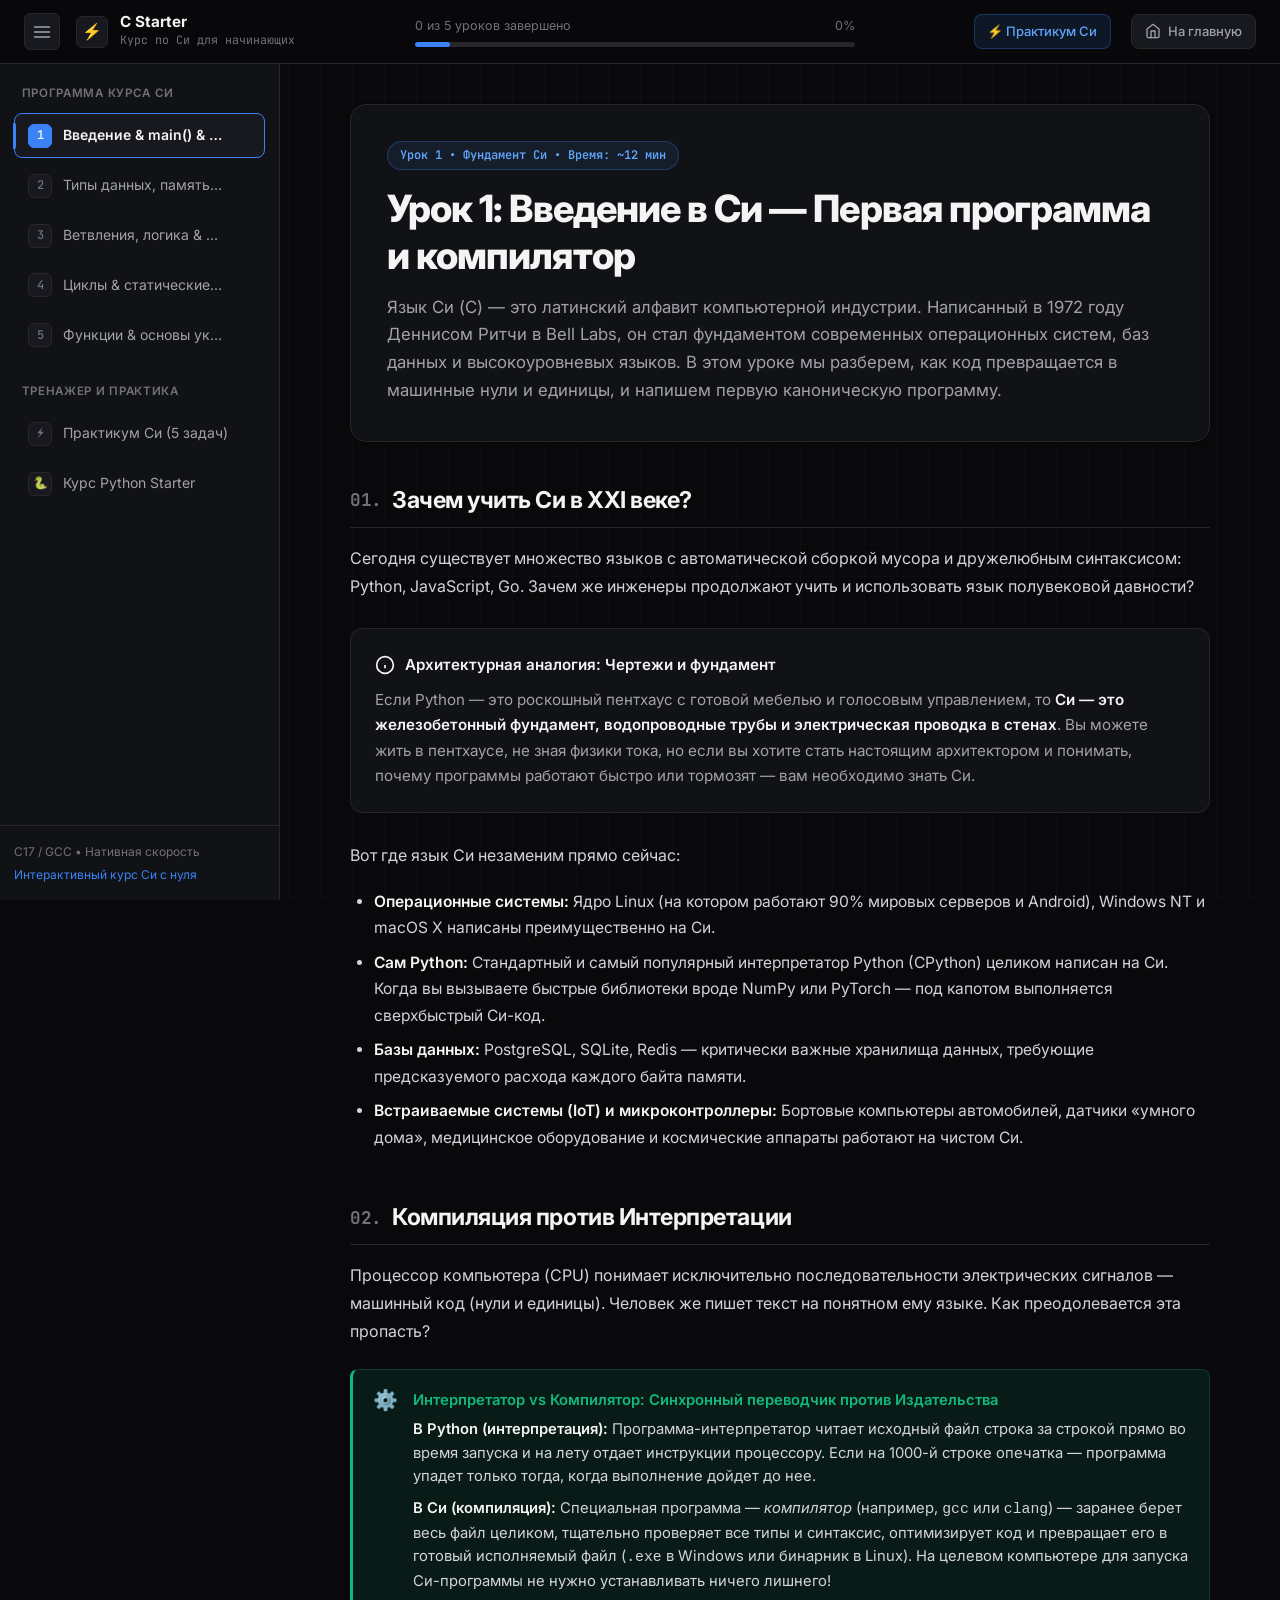
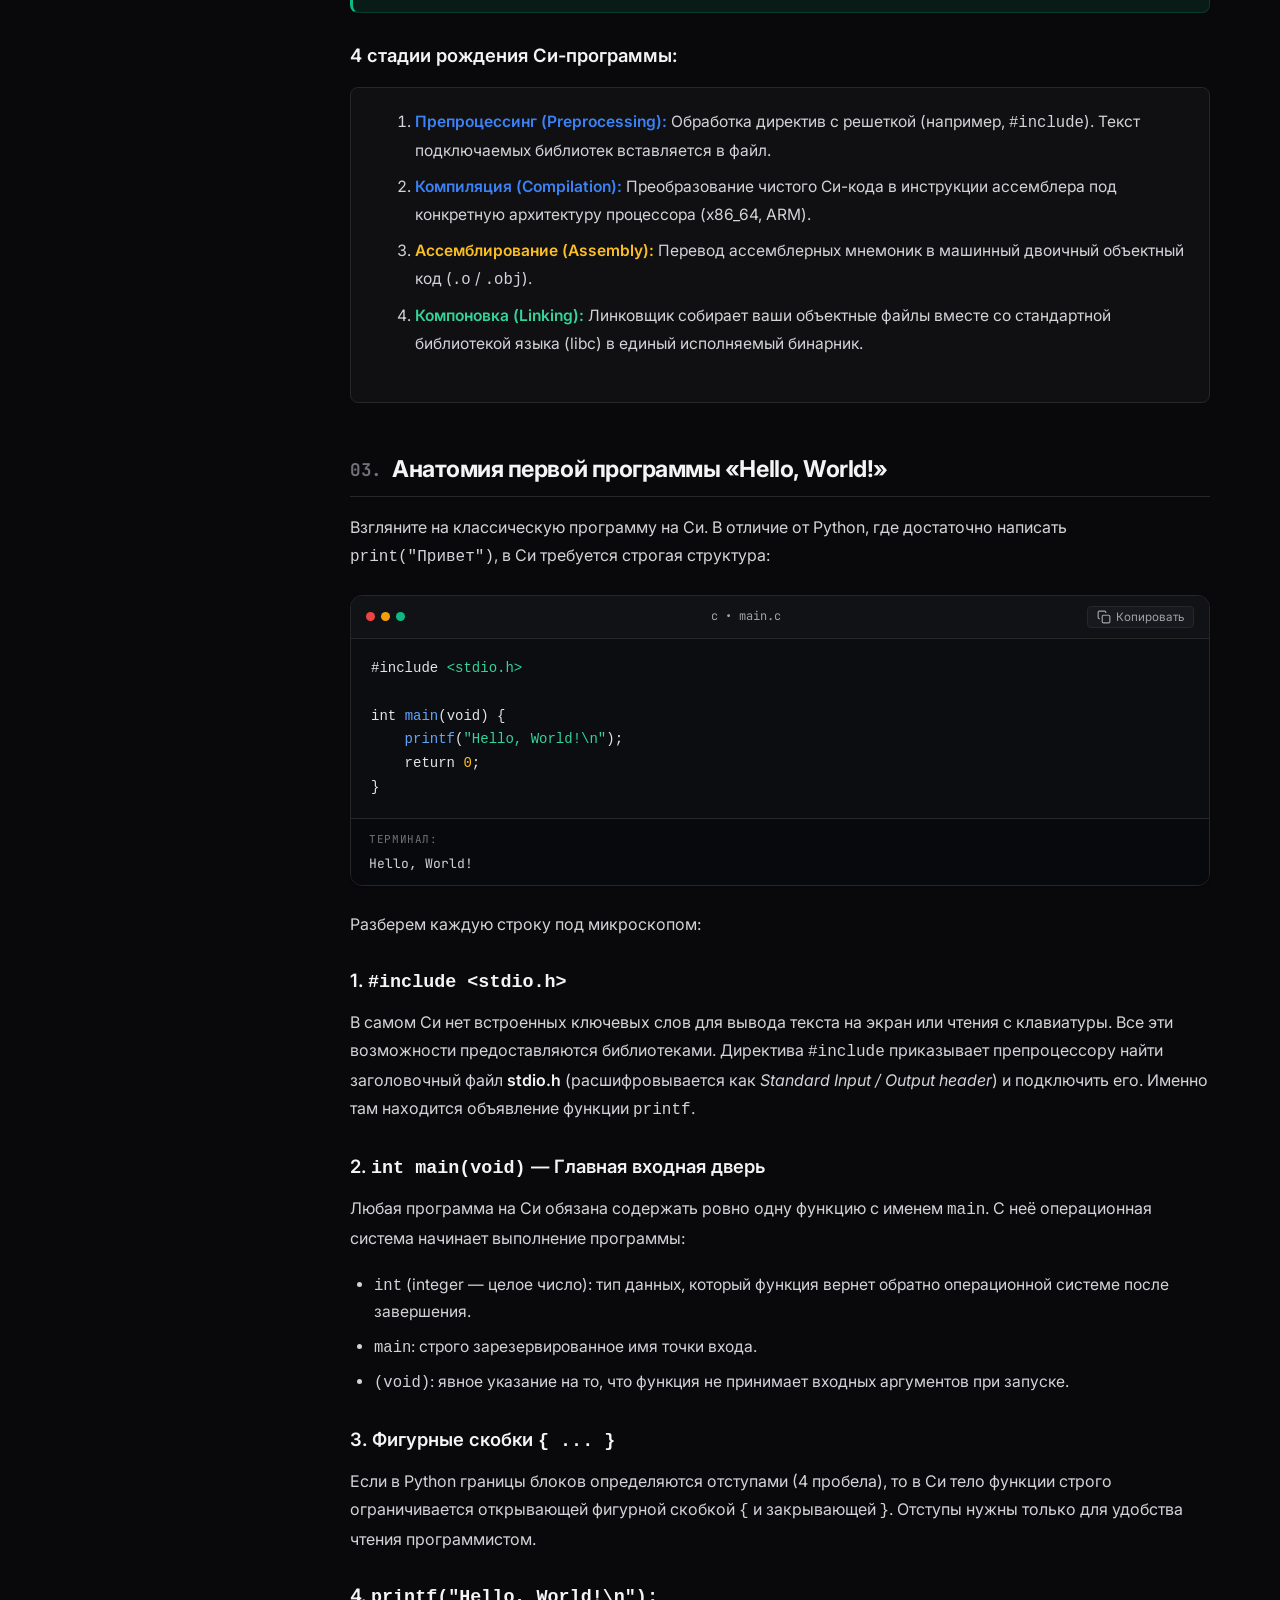
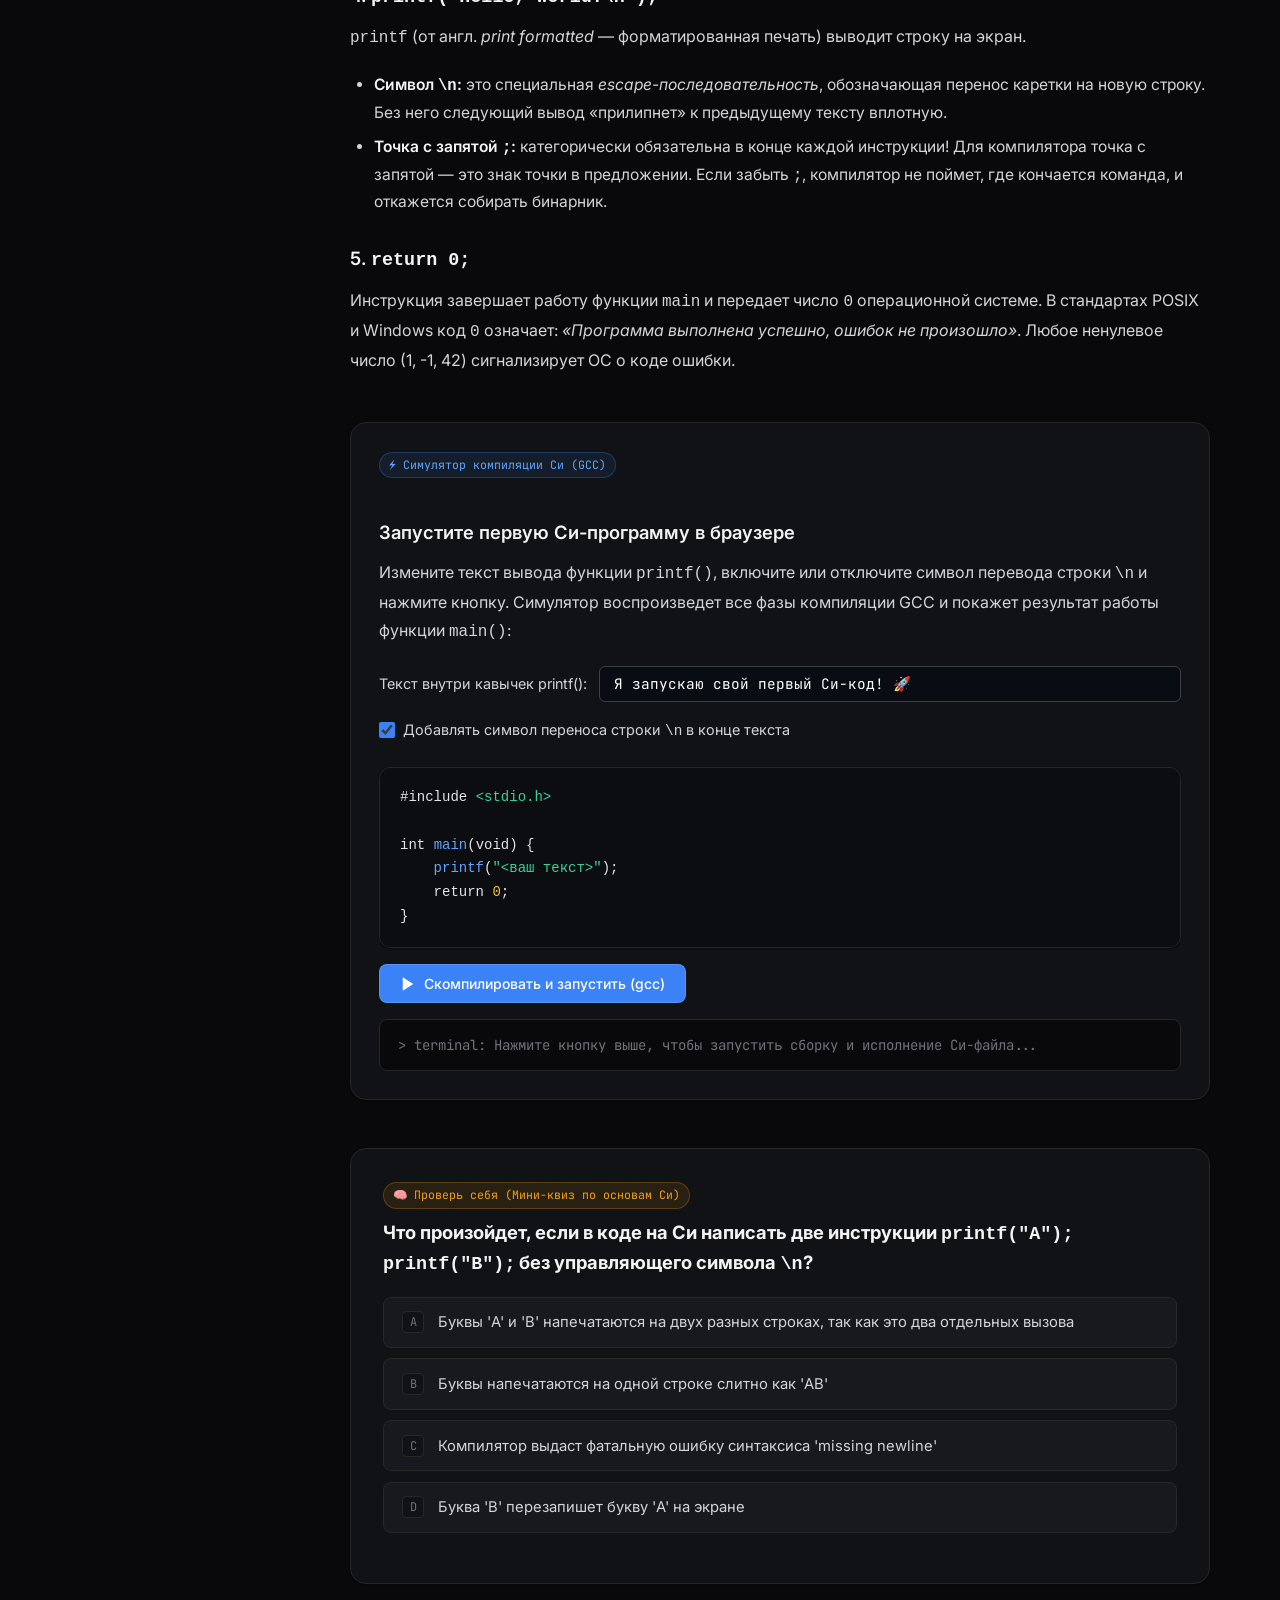
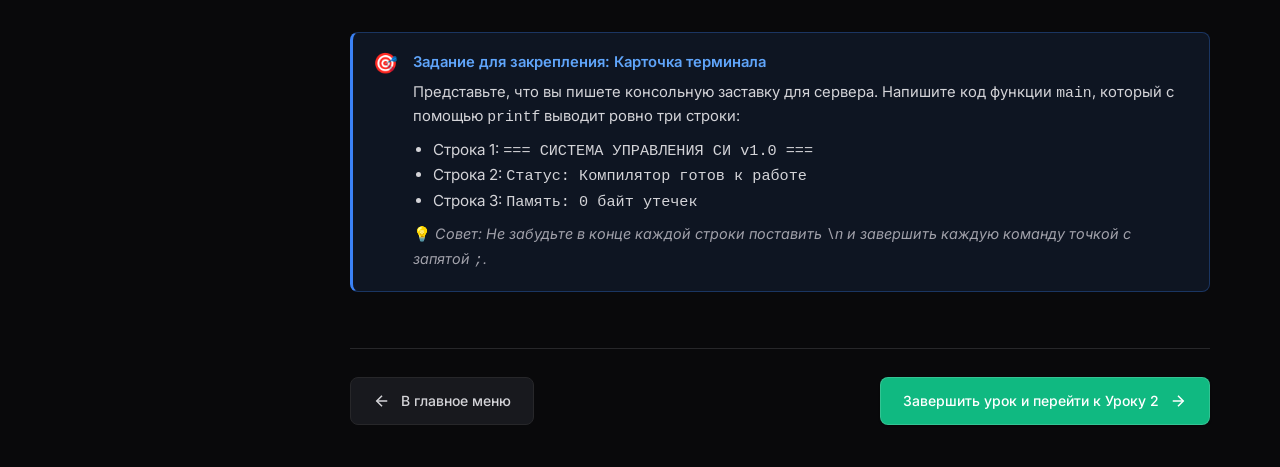
<file: c-lessons/01-intro.html>
<!DOCTYPE html>
<html lang="ru">
<head>
  <meta charset="UTF-8">
  <meta name="viewport" content="width=device-width, initial-scale=1.0">
  <title>Урок 1: Введение в Си — Первая программа и компилятор</title>
  <meta name="description" content="Урок 1: Введение в язык программирования Си с нуля. Компиляция против интерпретации, #include <stdio.h>, int main(void), printf, \n и точка с запятой.">

  <!-- Favicon -->
  <link rel="icon" href="data:image/svg+xml,<svg xmlns='http://www.w3.org/2000/svg' viewBox='0 0 100 100'><text y='.9em' font-size='90'>⚡</text></svg>">

  <!-- Stylesheets -->
  <link rel="stylesheet" href="../styles/main.css">
  <link rel="stylesheet" href="../styles/python-course.css">
</head>
<body class="course-page" data-lesson="1">

  <!-- Unified Course Header -->
  <header class="course-header">
    <div class="header-left">
      <button class="sidebar-toggle-btn" id="sidebar-toggle-btn" aria-label="Переключить меню уроков">
        <svg width="20" height="20" viewBox="0 0 24 24" fill="none" stroke="currentColor" stroke-width="2" stroke-linecap="round" stroke-linejoin="round">
          <line x1="3" y1="12" x2="21" y2="12"></line>
          <line x1="3" y1="6" x2="21" y2="6"></line>
          <line x1="3" y1="18" x2="21" y2="18"></line>
        </svg>
      </button>

      <a href="../index.html" class="course-brand">
        <div class="course-brand-icon" style="background: linear-gradient(135deg, #3b82f6, #6366f1); box-shadow: 0 0 15px rgba(59, 130, 246, 0.4);">⚡</div>
        <div class="course-brand-text">
          <h1>C Starter</h1>
          <span>Курс по Си для начинающих</span>
        </div>
      </a>
    </div>

    <div class="header-center">
      <div class="progress-info">
        <span id="progress-count-text">0 из 5 уроков завершено</span>
        <span id="progress-percent-text">0%</span>
      </div>
      <div class="progress-bar-container">
        <div class="progress-bar-fill" id="progress-bar-fill" style="width: 20%;"></div>
      </div>
    </div>

    <div class="header-right">
      <a href="../c-practice.html" class="btn-nav-home" style="margin-right: 0.5rem; background: rgba(59, 130, 246, 0.12); border-color: rgba(59, 130, 246, 0.3); color: #60a5fa;">
        <span>⚡ Практикум Си</span>
      </a>
      <a href="../index.html" class="btn-nav-home">
        <svg width="16" height="16" viewBox="0 0 24 24" fill="none" stroke="currentColor" stroke-width="2" stroke-linecap="round" stroke-linejoin="round">
          <path d="M3 9l9-7 9 7v11a2 2 0 0 1-2 2H5a2 2 0 0 1-2-2z"></path>
          <polyline points="9 22 9 12 15 12 15 22"></polyline>
        </svg>
        <span>На главную</span>
      </a>
    </div>
  </header>

  <div class="sidebar-overlay" id="sidebar-overlay"></div>

  <!-- Layout Wrapper -->
  <div class="course-layout">

    <!-- Collapsible Sidebar Navigation -->
    <aside class="course-sidebar" id="course-sidebar">
      <div class="sidebar-content">
        <div class="sidebar-section-title">Программа курса Си</div>
        <ul class="lesson-nav-list">
          <li class="lesson-nav-item active" id="nav-lesson-1">
            <a href="01-intro.html">
              <span class="lesson-number">1</span>
              <span class="lesson-title-text">Введение & main() & printf()</span>
              <span class="status-badge-icon"></span>
            </a>
          </li>
          <li class="lesson-nav-item" id="nav-lesson-2">
            <a href="02-variables.html">
              <span class="lesson-number">2</span>
              <span class="lesson-title-text">Типы данных, память & scanf()</span>
              <span class="status-badge-icon"></span>
            </a>
          </li>
          <li class="lesson-nav-item" id="nav-lesson-3">
            <a href="03-conditions.html">
              <span class="lesson-number">3</span>
              <span class="lesson-title-text">Ветвления, логика & switch</span>
              <span class="status-badge-icon"></span>
            </a>
          </li>
          <li class="lesson-nav-item" id="nav-lesson-4">
            <a href="04-loops.html">
              <span class="lesson-number">4</span>
              <span class="lesson-title-text">Циклы & статические массивы</span>
              <span class="status-badge-icon"></span>
            </a>
          </li>
          <li class="lesson-nav-item" id="nav-lesson-5">
            <a href="05-functions.html">
              <span class="lesson-number">5</span>
              <span class="lesson-title-text">Функции & основы указателей</span>
              <span class="status-badge-icon"></span>
            </a>
          </li>
        </ul>

        <div class="sidebar-section-title">Тренажер и Практика</div>
        <ul class="lesson-nav-list">
          <li class="lesson-nav-item" id="nav-practice">
            <a href="../c-practice.html">
              <span class="lesson-number">⚡</span>
              <span class="lesson-title-text">Практикум Си (5 задач)</span>
            </a>
          </li>
          <li class="lesson-nav-item">
            <a href="../lessons/01-intro.html">
              <span class="lesson-number">🐍</span>
              <span class="lesson-title-text">Курс Python Starter</span>
            </a>
          </li>
        </ul>
      </div>

      <div class="sidebar-footer">
        <div>C17 / GCC • Нативная скорость</div>
        <div style="margin-top: 4px; color: var(--accent-cyan);">Интерактивный курс Си с нуля</div>
      </div>
    </aside>

    <!-- Main Content Area -->
    <main class="course-main">
      <article class="lesson-article">

        <!-- Hero Card -->
        <div class="lesson-hero-card">
          <div class="lesson-meta-pill">Урок 1 • Фундамент Си • Время: ~12 мин</div>
          <h1>Урок 1: Введение в Си — Первая программа и компилятор</h1>
          <p class="lesson-lead">
            Язык Си (C) — это латинский алфавит компьютерной индустрии. Написанный в 1972 году Деннисом Ритчи в Bell Labs, он стал фундаментом современных операционных систем, баз данных и высокоуровневых языков. В этом уроке мы разберем, как код превращается в машинные нули и единицы, и напишем первую каноническую программу.
          </p>
        </div>

        <!-- Section 1: Why Learn C? -->
        <section class="lesson-section">
          <h2><span class="section-idx">01.</span> Зачем учить Си в XXI веке?</h2>
          <p>
            Сегодня существует множество языков с автоматической сборкой мусора и дружелюбным синтаксисом: Python, JavaScript, Go. Зачем же инженеры продолжают учить и использовать язык полувековой давности?
          </p>

          <div class="analogy-card">
            <div class="analogy-header">
              <svg width="20" height="20" viewBox="0 0 24 24" fill="none" stroke="currentColor" stroke-width="2"><circle cx="12" cy="12" r="10"></circle><line x1="12" y1="16" x2="12" y2="12"></line><line x1="12" y1="8" x2="12.01" y2="8"></line></svg>
              <span>Архитектурная аналогия: Чертежи и фундамент</span>
            </div>
            <div class="analogy-body">
              Если Python — это роскошный пентхаус с готовой мебелью и голосовым управлением, то <strong>Си — это железобетонный фундамент, водопроводные трубы и электрическая проводка в стенах</strong>. Вы можете жить в пентхаусе, не зная физики тока, но если вы хотите стать настоящим архитектором и понимать, почему программы работают быстро или тормозят — вам необходимо знать Си.
            </div>
          </div>

          <p>Вот где язык Си незаменим прямо сейчас:</p>
          <ul>
            <li><strong>Операционные системы:</strong> Ядро Linux (на котором работают 90% мировых серверов и Android), Windows NT и macOS X написаны преимущественно на Си.</li>
            <li><strong>Сам Python:</strong> Стандартный и самый популярный интерпретатор Python (CPython) целиком написан на Си. Когда вы вызываете быстрые библиотеки вроде NumPy или PyTorch — под капотом выполняется сверхбыстрый Си-код.</li>
            <li><strong>Базы данных:</strong> PostgreSQL, SQLite, Redis — критически важные хранилища данных, требующие предсказуемого расхода каждого байта памяти.</li>
            <li><strong>Встраиваемые системы (IoT) и микроконтроллеры:</strong> Бортовые компьютеры автомобилей, датчики «умного дома», медицинское оборудование и космические аппараты работают на чистом Си.</li>
          </ul>
        </section>

        <!-- Section 2: Compilation vs Interpretation -->
        <section class="lesson-section">
          <h2><span class="section-idx">02.</span> Компиляция против Интерпретации</h2>
          <p>
            Процессор компьютера (CPU) понимает исключительно последовательности электрических сигналов — машинный код (нули и единицы). Человек же пишет текст на понятном ему языке. Как преодолевается эта пропасть?
          </p>

          <div class="callout callout-tip">
            <div class="callout-icon">⚙️</div>
            <div class="callout-content">
              <div class="callout-title">Интерпретатор vs Компилятор: Синхронный переводчик против Издательства</div>
              <p>
                <strong>В Python (интерпретация):</strong> Программа-интерпретатор читает исходный файл строка за строкой прямо во время запуска и на лету отдает инструкции процессору. Если на 1000-й строке опечатка — программа упадет только тогда, когда выполнение дойдет до нее.
              </p>
              <p>
                <strong>В Си (компиляция):</strong> Специальная программа — <em>компилятор</em> (например, <code>gcc</code> или <code>clang</code>) — заранее берет весь файл целиком, тщательно проверяет все типы и синтаксис, оптимизирует код и превращает его в готовый исполняемый файл (<code>.exe</code> в Windows или бинарник в Linux). На целевом компьютере для запуска Си-программы не нужно устанавливать ничего лишнего!
              </p>
            </div>
          </div>

          <h3>4 стадии рождения Си-программы:</h3>
          <div style="background: rgba(255,255,255,0.03); border: 1px solid var(--border-subtle); border-radius: 8px; padding: 1.25rem; margin: 1rem 0;">
            <ol style="margin-left: 1.25rem; color: var(--text-secondary); line-height: 1.8;">
              <li><strong style="color: var(--accent-cyan);">Препроцессинг (Preprocessing):</strong> Обработка директив с решеткой (например, <code>#include</code>). Текст подключаемых библиотек вставляется в файл.</li>
              <li><strong style="color: var(--accent-indigo);">Компиляция (Compilation):</strong> Преобразование чистого Си-кода в инструкции ассемблера под конкретную архитектуру процессора (x86_64, ARM).</li>
              <li><strong style="color: var(--syntax-number);">Ассемблирование (Assembly):</strong> Перевод ассемблерных мнемоник в машинный двоичный объектный код (<code>.o</code> / <code>.obj</code>).</li>
              <li><strong style="color: var(--syntax-string);">Компоновка (Linking):</strong> Линковщик собирает ваши объектные файлы вместе со стандартной библиотекой языка (libc) в единый исполняемый бинарник.</li>
            </ol>
          </div>
        </section>

        <!-- Section 3: Anatomy of Hello World -->
        <section class="lesson-section">
          <h2><span class="section-idx">03.</span> Анатомия первой программы «Hello, World!»</h2>
          <p>
            Взгляните на классическую программу на Си. В отличие от Python, где достаточно написать <code>print("Привет")</code>, в Си требуется строгая структура:
          </p>

          <div class="code-window">
            <div class="code-header">
              <div class="code-dots">
                <span class="code-dot dot-red"></span>
                <span class="code-dot dot-yellow"></span>
                <span class="code-dot dot-green"></span>
              </div>
              <div class="code-label">c • main.c</div>
              <button class="code-copy-btn">
                <svg width="14" height="14" viewBox="0 0 24 24" fill="none" stroke="currentColor" stroke-width="2"><rect x="9" y="9" width="13" height="13" rx="2" ry="2"></rect><path d="M5 15H4a2 2 0 0 1-2-2V4a2 2 0 0 1 2-2h9a2 2 0 0 1 2 2v1"></path></svg>
                <span>Копировать</span>
              </button>
            </div>
            <div class="code-body">
              <pre><span class="kw">#include</span> <span class="str">&lt;stdio.h&gt;</span>

<span class="kw">int</span> <span class="fn">main</span>(<span class="kw">void</span>) {
    <span class="fn">printf</span>(<span class="str">"Hello, World!\n"</span>);
    <span class="kw">return</span> <span class="num">0</span>;
}</pre>
            </div>
            <div class="code-output">
              <div class="output-label">Терминал:</div>
              <div class="output-text">Hello, World!</div>
            </div>
          </div>

          <p>Разберем каждую строку под микроскопом:</p>

          <h3>1. <code>#include &lt;stdio.h&gt;</code></h3>
          <p>
            В самом Си нет встроенных ключевых слов для вывода текста на экран или чтения с клавиатуры. Все эти возможности предоставляются библиотеками. Директива <code>#include</code> приказывает препроцессору найти заголовочный файл <strong>stdio.h</strong> (расшифровывается как <em>Standard Input / Output header</em>) и подключить его. Именно там находится объявление функции <code>printf</code>.
          </p>

          <h3>2. <code>int main(void)</code> — Главная входная дверь</h3>
          <p>
            Любая программа на Си обязана содержать ровно одну функцию с именем <code>main</code>. С неё операционная система начинает выполнение программы:
          </p>
          <ul>
            <li><code>int</code> (integer — целое число): тип данных, который функция вернет обратно операционной системе после завершения.</li>
            <li><code>main</code>: строго зарезервированное имя точки входа.</li>
            <li><code>(void)</code>: явное указание на то, что функция не принимает входных аргументов при запуске.</li>
          </ul>

          <h3>3. Фигурные скобки <code>{ ... }</code></h3>
          <p>
            Если в Python границы блоков определяются отступами (4 пробела), то в Си тело функции строго ограничивается открывающей фигурной скобкой <code>{</code> и закрывающей <code>}</code>. Отступы нужны только для удобства чтения программистом.
          </p>

          <h3>4. <code>printf("Hello, World!\n");</code></h3>
          <p>
            <code>printf</code> (от англ. <em>print formatted</em> — форматированная печать) выводит строку на экран. 
          </p>
          <ul>
            <li><strong>Символ <code>\n</code>:</strong> это специальная <em>escape-последовательность</em>, обозначающая перенос каретки на новую строку. Без него следующий вывод «прилипнет» к предыдущему тексту вплотную.</li>
            <li><strong>Точка с запятой <code>;</code>:</strong> категорически обязательна в конце каждой инструкции! Для компилятора точка с запятой — это знак точки в предложении. Если забыть <code>;</code>, компилятор не поймет, где кончается команда, и откажется собирать бинарник.</li>
          </ul>

          <h3>5. <code>return 0;</code></h3>
          <p>
            Инструкция завершает работу функции <code>main</code> и передает число <code>0</code> операционной системе. В стандартах POSIX и Windows код <code>0</code> означает: <em>«Программа выполнена успешно, ошибок не произошло»</em>. Любое ненулевое число (1, -1, 42) сигнализирует ОС о коде ошибки.
          </p>
        </section>

        <!-- Section 4: Interactive Playground -->
        <section class="lesson-section">
          <div class="playground-box">
            <div class="playground-badge">⚡ Симулятор компиляции Си (GCC)</div>
            <h3 class="playground-title">Запустите первую Си-программу в браузере</h3>
            <p class="playground-desc">
              Измените текст вывода функции <code>printf()</code>, включите или отключите символ перевода строки <code>\n</code> и нажмите кнопку. Симулятор воспроизведет все фазы компиляции GCC и покажет результат работы функции <code>main()</code>:
            </p>

            <div style="margin-bottom: 1rem; display:flex; flex-wrap:wrap; gap:0.75rem; align-items:center;">
              <label for="c-playground-text-input" style="font-size:0.9rem; color:var(--text-secondary);">Текст внутри кавычек printf():</label>
              <input type="text" id="c-playground-text-input" class="c-playground-text" value="Я запускаю свой первый Си-код! 🚀" style="background:#090c13; border:1px solid var(--border-bright); color:#fff; padding:0.45rem 0.85rem; border-radius:6px; font-family:var(--font-mono); font-size:0.9rem; outline:none; flex:1; min-width:240px;">
            </div>

            <div style="margin-bottom: 1rem; display:flex; align-items:center; gap:0.5rem;">
              <input type="checkbox" id="c-playground-newline-cb" class="c-playground-newline" checked style="accent-color:var(--accent-indigo); width:16px; height:16px;">
              <label for="c-playground-newline-cb" style="font-size:0.9rem; color:var(--text-secondary); cursor:pointer;">
                Добавлять символ переноса строки <code>\n</code> в конце текста
              </label>
            </div>

            <div class="code-window" style="margin-bottom: 1rem;">
              <div class="code-body">
                <pre><span class="kw">#include</span> <span class="str">&lt;stdio.h&gt;</span>

<span class="kw">int</span> <span class="fn">main</span>(<span class="kw">void</span>) {
    <span class="fn">printf</span>(<span class="str">"&lt;ваш текст&gt;"</span>);
    <span class="kw">return</span> <span class="num">0</span>;
}</pre>
              </div>
            </div>

            <div class="interactive-controls">
              <button class="btn-run-code" data-action="c-run-intro">
                <svg width="18" height="18" viewBox="0 0 24 24" fill="currentColor">
                  <polygon points="5 3 19 12 5 21 5 3"></polygon>
                </svg>
                <span>Скомпилировать и запустить (gcc)</span>
              </button>
            </div>

            <div class="playground-live-terminal">
              <span class="terminal-prompt">&gt; terminal:</span>
              <span class="terminal-output" style="color: var(--text-dim);">Нажмите кнопку выше, чтобы запустить сборку и исполнение Си-файла...</span>
            </div>
          </div>
        </section>

        <!-- Section 5: Quiz -->
        <section class="lesson-section">
          <div class="quiz-section">
            <div class="quiz-badge">🧠 Проверь себя (Мини-квиз по основам Си)</div>
            <div class="quiz-question">
              Что произойдет, если в коде на Си написать две инструкции <code>printf("A"); printf("B");</code> без управляющего символа <code>\n</code>?
            </div>

            <div class="quiz-options">
              <button class="quiz-btn" data-correct="false" data-explanation="В отличие от функции print() в Python, printf() в Си не переносит строку автоматически по умолчанию.">
                <span class="quiz-option-marker">A</span>
                <span>Буквы 'A' и 'B' напечатаются на двух разных строках, так как это два отдельных вызова</span>
              </button>

              <button class="quiz-btn" data-correct="true" data-explanation="Абсолютно верно! Функция printf выводит строго те символы, которые ей передали. Без '\n' курсор терминала остается на том же месте, поэтому на экране появится слитное 'AB'.">
                <span class="quiz-option-marker">B</span>
                <span>Буквы напечатаются на одной строке слитно как 'AB'</span>
              </button>

              <button class="quiz-btn" data-correct="false" data-explanation="Компилятор GCC не требует обязательного наличия '\n', это не ошибка компиляции, а вопрос поведения форматирования вывода.">
                <span class="quiz-option-marker">C</span>
                <span>Компилятор выдаст фатальную ошибку синтаксиса 'missing newline'</span>
              </button>

              <button class="quiz-btn" data-correct="false" data-explanation="Вторая инструкция не заменяет первую — данные аккуратно направляются в выходной буфер stdout последовательно.">
                <span class="quiz-option-marker">D</span>
                <span>Буква 'B' перезапишет букву 'A' на экране</span>
              </button>
            </div>

            <div class="quiz-feedback"></div>
          </div>
        </section>

        <!-- Mini-Challenge Callout -->
        <div class="callout callout-task">
          <div class="callout-icon">🎯</div>
          <div class="callout-content">
            <div class="callout-title">Задание для закрепления: Карточка терминала</div>
            <p>
              Представьте, что вы пишете консольную заставку для сервера. Напишите код функции <code>main</code>, который с помощью <code>printf</code> выводит ровно три строки:
            </p>
            <ul style="margin: 0.5rem 0 0.5rem 1.25rem; font-size: 0.95rem; color: var(--text-secondary);">
              <li>Строка 1: <code>=== СИСТЕМА УПРАВЛЕНИЯ СИ v1.0 ===</code></li>
              <li>Строка 2: <code>Статус: Компилятор готов к работе</code></li>
              <li>Строка 3: <code>Память: 0 байт утечек</code></li>
            </ul>
            <p style="font-size: 0.9rem; color: var(--text-muted); margin: 0;">
              💡 <em>Совет: Не забудьте в конце каждой строки поставить <code>\n</code> и завершить каждую команду точкой с запятой <code>;</code>.</em>
            </p>
          </div>
        </div>

        <!-- Lesson Navigation Footer -->
        <footer class="lesson-nav-footer">
          <a href="../index.html" class="btn-lesson-nav btn-lesson-prev">
            <svg width="18" height="18" viewBox="0 0 24 24" fill="none" stroke="currentColor" stroke-width="2"><line x1="19" y1="12" x2="5" y2="12"></line><polyline points="12 19 5 12 12 5"></polyline></svg>
            <span>В главное меню</span>
          </a>

          <a href="02-variables.html" class="btn-lesson-nav btn-finish-lesson">
            <span>Завершить урок и перейти к Уроку 2</span>
            <svg width="18" height="18" viewBox="0 0 24 24" fill="none" stroke="currentColor" stroke-width="2"><line x1="5" y1="12" x2="19" y2="12"></line><polyline points="12 5 19 12 12 19"></polyline></svg>
          </a>
        </footer>

      </article>
    </main>
  </div>

  <!-- Course Scripts -->
  <script src="../js/c-progress.js"></script>
</body>
</html>
</file>
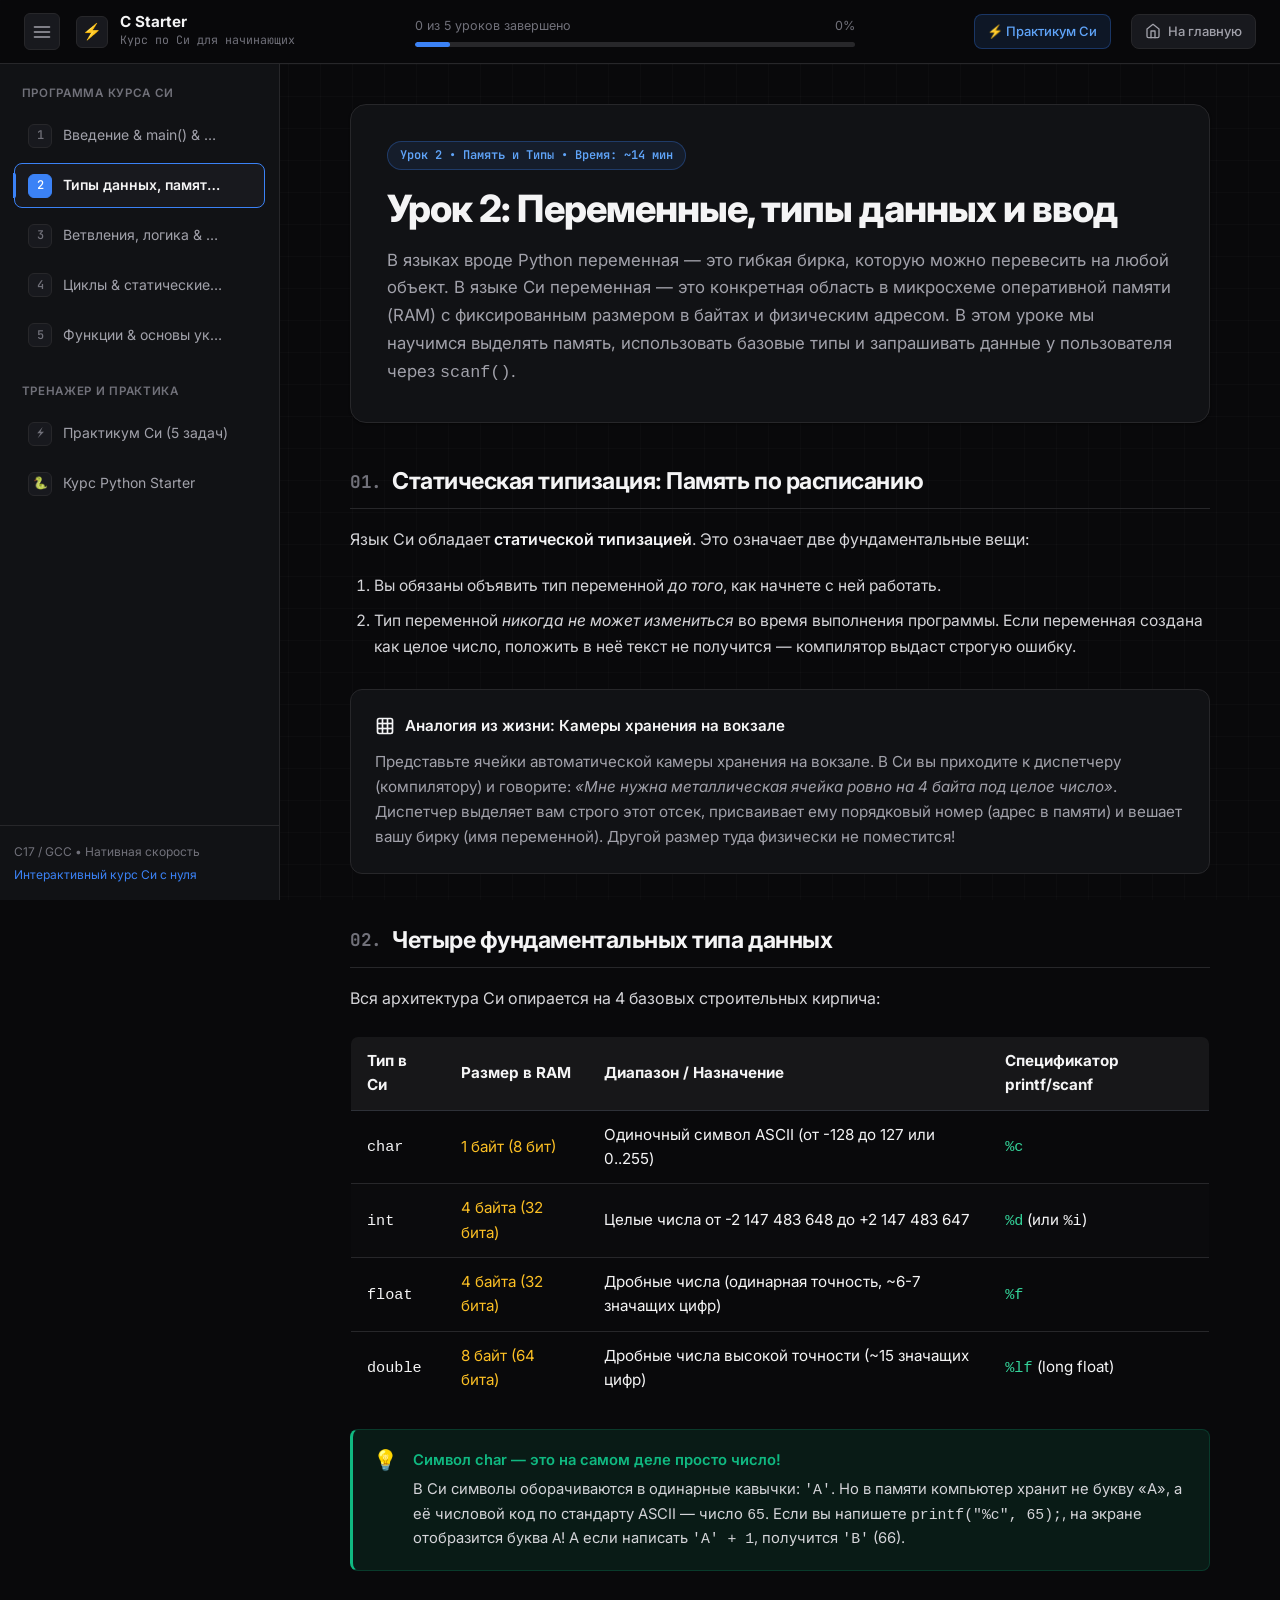
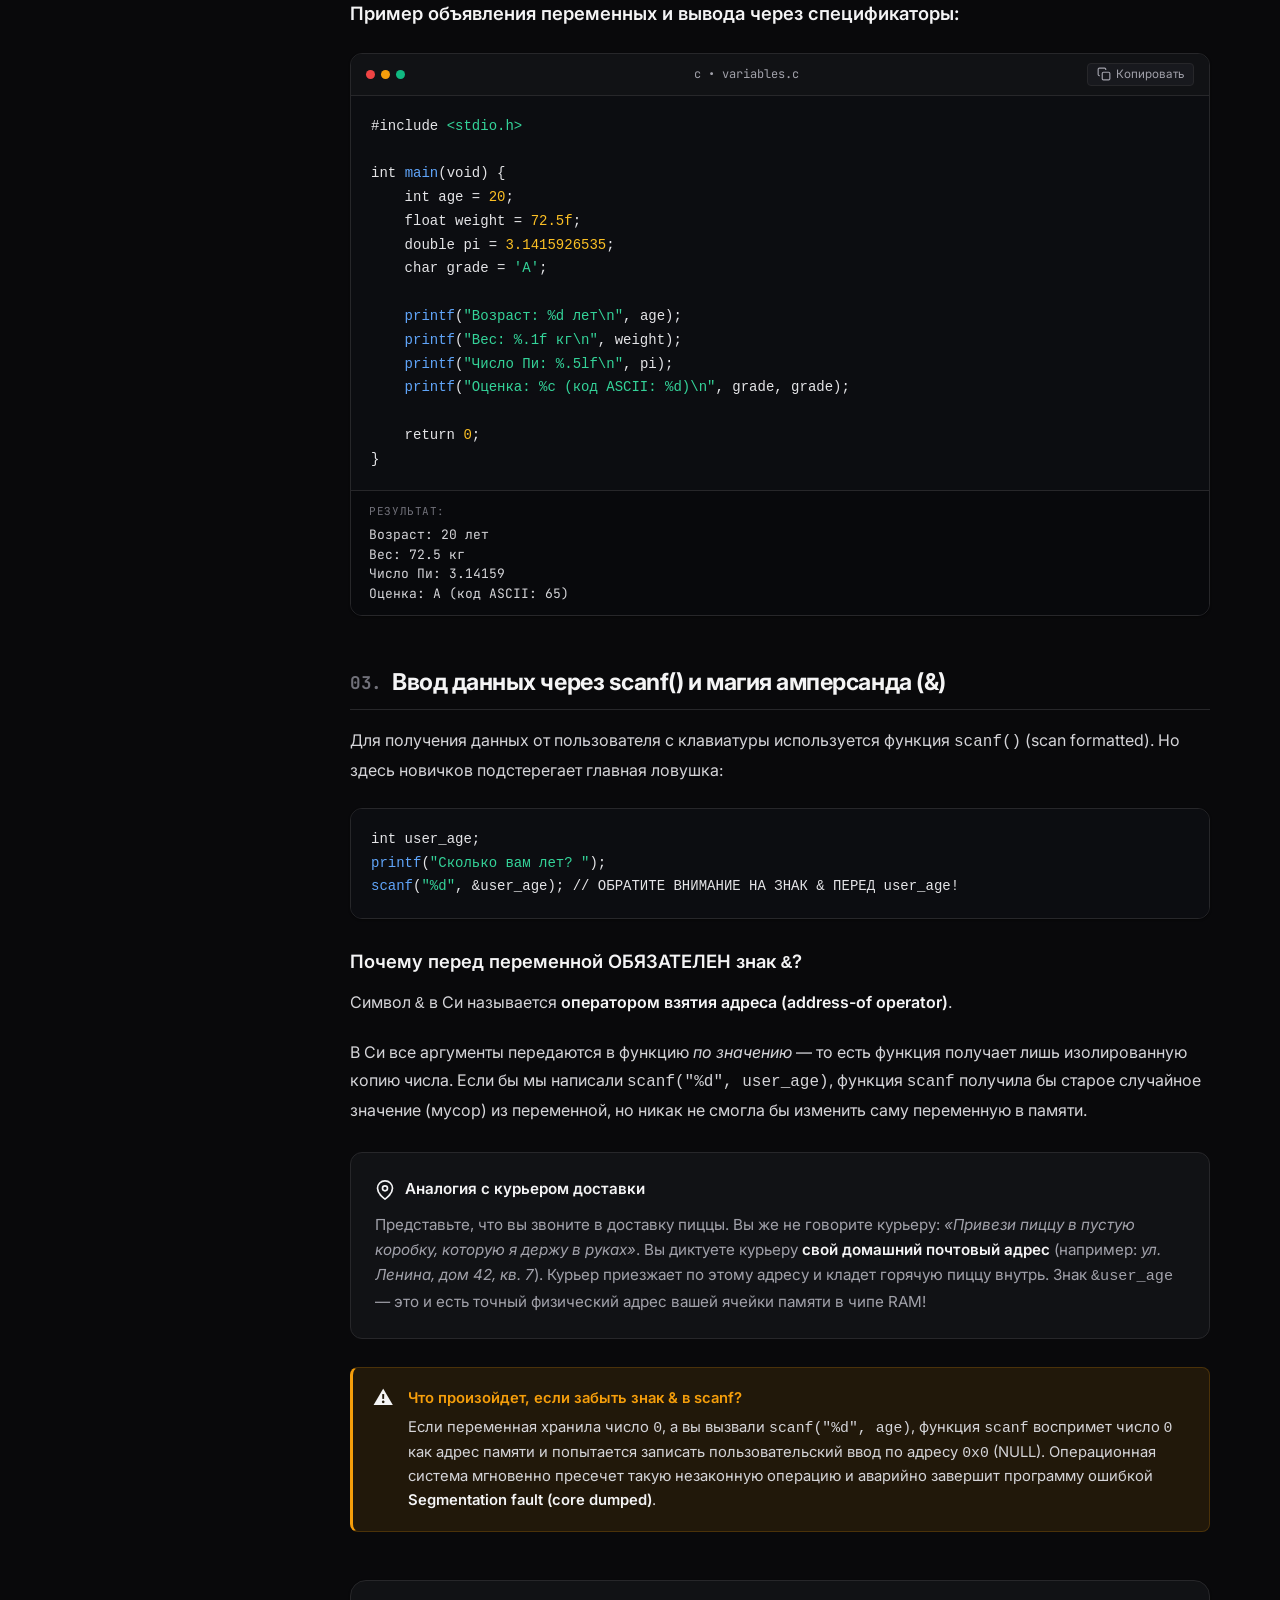
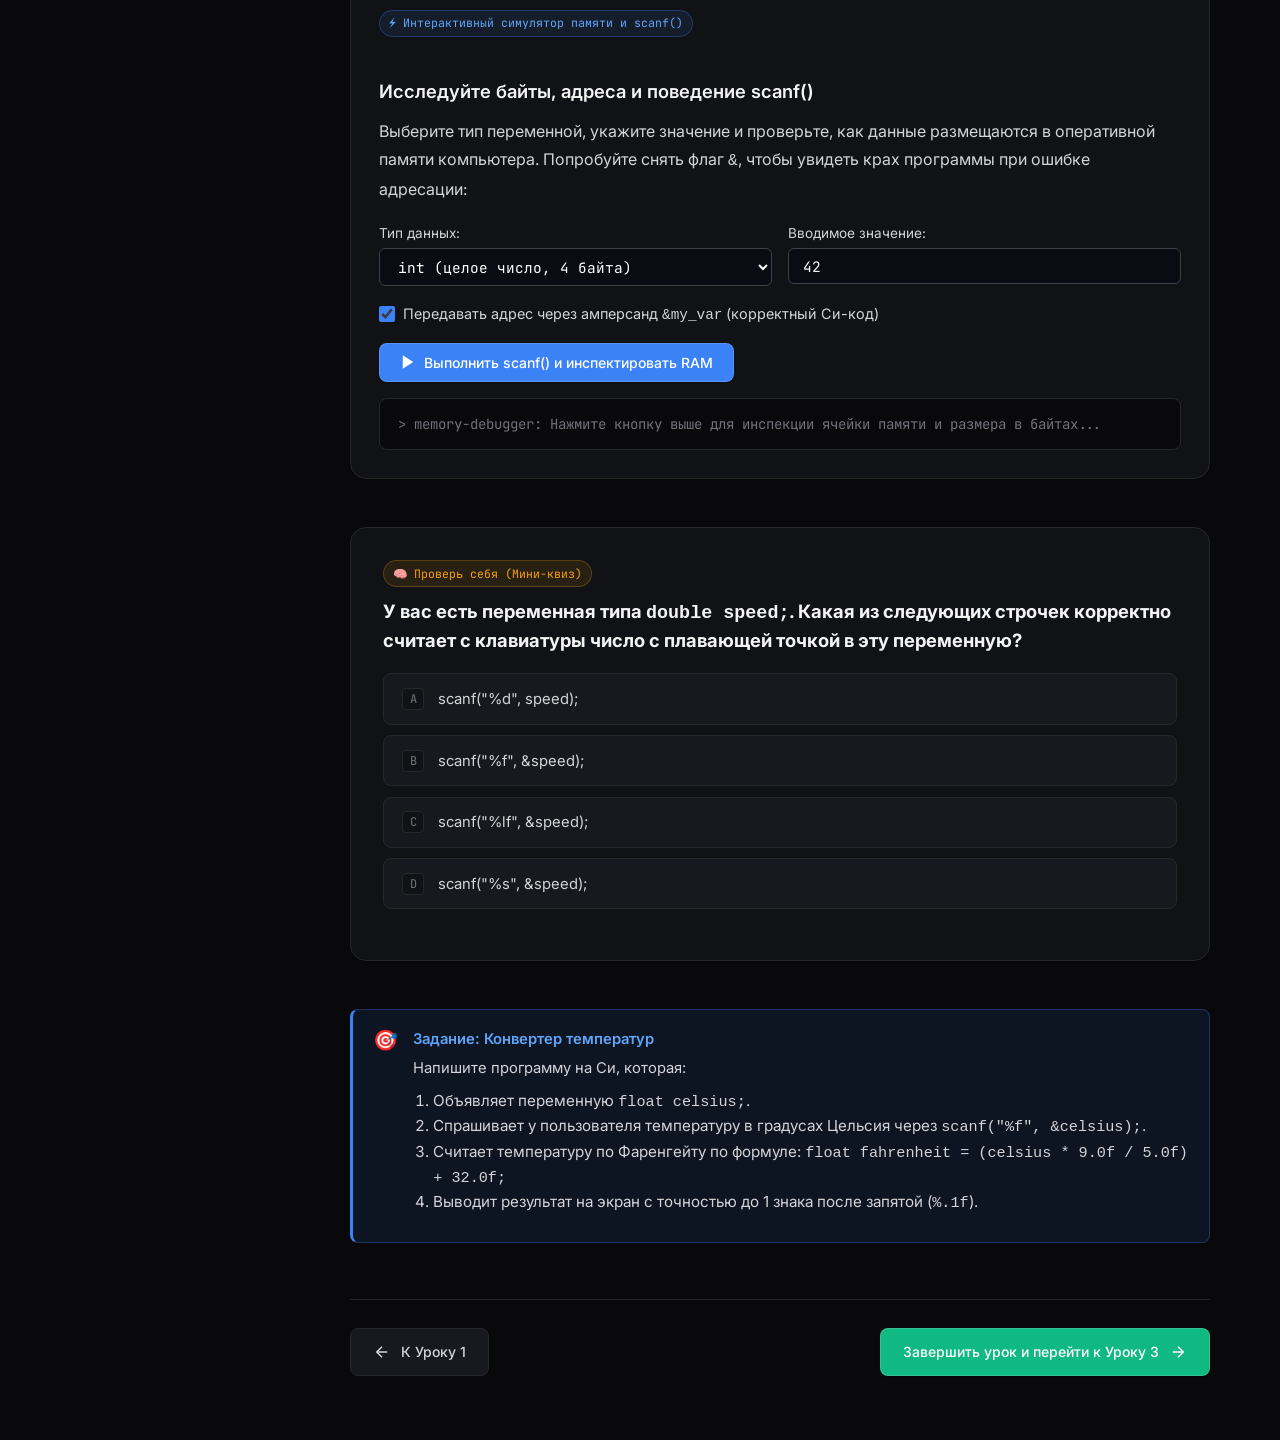
<file: c-lessons/02-variables.html>
<!DOCTYPE html>
<html lang="ru">
<head>
  <meta charset="UTF-8">
  <meta name="viewport" content="width=device-width, initial-scale=1.0">
  <title>Урок 2: Переменные, типы данных и ввод — C Starter</title>
  <meta name="description" content="Урок 2: Статическая типизация в Си, размеры типов в байтах int, float, double, char, чтение ввода через scanf() и оператор адреса &amp;.">

  <!-- Favicon -->
  <link rel="icon" href="data:image/svg+xml,<svg xmlns='http://www.w3.org/2000/svg' viewBox='0 0 100 100'><text y='.9em' font-size='90'>⚡</text></svg>">

  <!-- Stylesheets -->
  <link rel="stylesheet" href="../styles/main.css">
  <link rel="stylesheet" href="../styles/python-course.css">
</head>
<body class="course-page" data-lesson="2">

  <!-- Unified Course Header -->
  <header class="course-header">
    <div class="header-left">
      <button class="sidebar-toggle-btn" id="sidebar-toggle-btn" aria-label="Переключить меню уроков">
        <svg width="20" height="20" viewBox="0 0 24 24" fill="none" stroke="currentColor" stroke-width="2" stroke-linecap="round" stroke-linejoin="round">
          <line x1="3" y1="12" x2="21" y2="12"></line>
          <line x1="3" y1="6" x2="21" y2="6"></line>
          <line x1="3" y1="18" x2="21" y2="18"></line>
        </svg>
      </button>

      <a href="../index.html" class="course-brand">
        <div class="course-brand-icon" style="background: linear-gradient(135deg, #3b82f6, #6366f1); box-shadow: 0 0 15px rgba(59, 130, 246, 0.4);">⚡</div>
        <div class="course-brand-text">
          <h1>C Starter</h1>
          <span>Курс по Си для начинающих</span>
        </div>
      </a>
    </div>

    <div class="header-center">
      <div class="progress-info">
        <span id="progress-count-text">0 из 5 уроков завершено</span>
        <span id="progress-percent-text">0%</span>
      </div>
      <div class="progress-bar-container">
        <div class="progress-bar-fill" id="progress-bar-fill" style="width: 40%;"></div>
      </div>
    </div>

    <div class="header-right">
      <a href="../c-practice.html" class="btn-nav-home" style="margin-right: 0.5rem; background: rgba(59, 130, 246, 0.12); border-color: rgba(59, 130, 246, 0.3); color: #60a5fa;">
        <span>⚡ Практикум Си</span>
      </a>
      <a href="../index.html" class="btn-nav-home">
        <svg width="16" height="16" viewBox="0 0 24 24" fill="none" stroke="currentColor" stroke-width="2" stroke-linecap="round" stroke-linejoin="round">
          <path d="M3 9l9-7 9 7v11a2 2 0 0 1-2 2H5a2 2 0 0 1-2-2z"></path>
          <polyline points="9 22 9 12 15 12 15 22"></polyline>
        </svg>
        <span>На главную</span>
      </a>
    </div>
  </header>

  <div class="sidebar-overlay" id="sidebar-overlay"></div>

  <!-- Layout Wrapper -->
  <div class="course-layout">

    <!-- Collapsible Sidebar Navigation -->
    <aside class="course-sidebar" id="course-sidebar">
      <div class="sidebar-content">
        <div class="sidebar-section-title">Программа курса Си</div>
        <ul class="lesson-nav-list">
          <li class="lesson-nav-item" id="nav-lesson-1">
            <a href="01-intro.html">
              <span class="lesson-number">1</span>
              <span class="lesson-title-text">Введение & main() & printf()</span>
              <span class="status-badge-icon"></span>
            </a>
          </li>
          <li class="lesson-nav-item active" id="nav-lesson-2">
            <a href="02-variables.html">
              <span class="lesson-number">2</span>
              <span class="lesson-title-text">Типы данных, память & scanf()</span>
              <span class="status-badge-icon"></span>
            </a>
          </li>
          <li class="lesson-nav-item" id="nav-lesson-3">
            <a href="03-conditions.html">
              <span class="lesson-number">3</span>
              <span class="lesson-title-text">Ветвления, логика & switch</span>
              <span class="status-badge-icon"></span>
            </a>
          </li>
          <li class="lesson-nav-item" id="nav-lesson-4">
            <a href="04-loops.html">
              <span class="lesson-number">4</span>
              <span class="lesson-title-text">Циклы & статические массивы</span>
              <span class="status-badge-icon"></span>
            </a>
          </li>
          <li class="lesson-nav-item" id="nav-lesson-5">
            <a href="05-functions.html">
              <span class="lesson-number">5</span>
              <span class="lesson-title-text">Функции & основы указателей</span>
              <span class="status-badge-icon"></span>
            </a>
          </li>
        </ul>

        <div class="sidebar-section-title">Тренажер и Практика</div>
        <ul class="lesson-nav-list">
          <li class="lesson-nav-item" id="nav-practice">
            <a href="../c-practice.html">
              <span class="lesson-number">⚡</span>
              <span class="lesson-title-text">Практикум Си (5 задач)</span>
            </a>
          </li>
          <li class="lesson-nav-item">
            <a href="../lessons/01-intro.html">
              <span class="lesson-number">🐍</span>
              <span class="lesson-title-text">Курс Python Starter</span>
            </a>
          </li>
        </ul>
      </div>

      <div class="sidebar-footer">
        <div>C17 / GCC • Нативная скорость</div>
        <div style="margin-top: 4px; color: var(--accent-cyan);">Интерактивный курс Си с нуля</div>
      </div>
    </aside>

    <!-- Main Content Area -->
    <main class="course-main">
      <article class="lesson-article">

        <!-- Hero Card -->
        <div class="lesson-hero-card">
          <div class="lesson-meta-pill">Урок 2 • Память и Типы • Время: ~14 мин</div>
          <h1>Урок 2: Переменные, типы данных и ввод</h1>
          <p class="lesson-lead">
            В языках вроде Python переменная — это гибкая бирка, которую можно перевесить на любой объект. В языке Си переменная — это конкретная область в микросхеме оперативной памяти (RAM) с фиксированным размером в байтах и физическим адресом. В этом уроке мы научимся выделять память, использовать базовые типы и запрашивать данные у пользователя через <code>scanf()</code>.
          </p>
        </div>

        <!-- Section 1: Static Typing -->
        <section class="lesson-section">
          <h2><span class="section-idx">01.</span> Статическая типизация: Память по расписанию</h2>
          <p>
            Язык Си обладает <strong>статической типизацией</strong>. Это означает две фундаментальные вещи:
          </p>
          <ol>
            <li>Вы обязаны объявить тип переменной <em>до того</em>, как начнете с ней работать.</li>
            <li>Тип переменной <em>никогда не может измениться</em> во время выполнения программы. Если переменная создана как целое число, положить в неё текст не получится — компилятор выдаст строгую ошибку.</li>
          </ol>

          <div class="analogy-card">
            <div class="analogy-header">
              <svg width="20" height="20" viewBox="0 0 24 24" fill="none" stroke="currentColor" stroke-width="2"><rect x="3" y="3" width="18" height="18" rx="2"/><path d="M9 3v18"/><path d="M15 3v18"/><path d="M3 9h18"/><path d="M3 15h18"/></svg>
              <span>Аналогия из жизни: Камеры хранения на вокзале</span>
            </div>
            <div class="analogy-body">
              Представьте ячейки автоматической камеры хранения на вокзале. В Си вы приходите к диспетчеру (компилятору) и говорите: <em>«Мне нужна металлическая ячейка ровно на 4 байта под целое число»</em>. Диспетчер выделяет вам строго этот отсек, присваивает ему порядковый номер (адрес в памяти) и вешает вашу бирку (имя переменной). Другой размер туда физически не поместится!
            </div>
          </div>
        </section>

        <!-- Section 2: Fundamental Data Types -->
        <section class="lesson-section">
          <h2><span class="section-idx">02.</span> Четыре фундаментальных типа данных</h2>
          <p>
            Вся архитектура Си опирается на 4 базовых строительных кирпича:
          </p>

          <div style="overflow-x: auto; margin: 1.5rem 0;">
            <table style="width: 100%; border-collapse: collapse; text-align: left; font-size: 0.95rem; border: 1px solid var(--border-medium); border-radius: 8px; overflow: hidden;">
              <thead>
                <tr style="background: rgba(255, 255, 255, 0.06); border-bottom: 1px solid var(--border-medium);">
                  <th style="padding: 0.75rem 1rem;">Тип в Си</th>
                  <th style="padding: 0.75rem 1rem;">Размер в RAM</th>
                  <th style="padding: 0.75rem 1rem;">Диапазон / Назначение</th>
                  <th style="padding: 0.75rem 1rem;">Спецификатор printf/scanf</th>
                </tr>
              </thead>
              <tbody style="line-height: 1.6;">
                <tr style="border-bottom: 1px solid var(--border-subtle);">
                  <td style="padding: 0.75rem 1rem;"><code class="kw">char</code></td>
                  <td style="padding: 0.75rem 1rem; color: var(--syntax-number);">1 байт (8 бит)</td>
                  <td style="padding: 0.75rem 1rem;">Одиночный символ ASCII (от -128 до 127 или 0..255)</td>
                  <td style="padding: 0.75rem 1rem;"><code class="str">%c</code></td>
                </tr>
                <tr style="border-bottom: 1px solid var(--border-subtle); background: rgba(255,255,255,0.01);">
                  <td style="padding: 0.75rem 1rem;"><code class="kw">int</code></td>
                  <td style="padding: 0.75rem 1rem; color: var(--syntax-number);">4 байта (32 бита)</td>
                  <td style="padding: 0.75rem 1rem;">Целые числа от -2 147 483 648 до +2 147 483 647</td>
                  <td style="padding: 0.75rem 1rem;"><code class="str">%d</code> (или <code>%i</code>)</td>
                </tr>
                <tr style="border-bottom: 1px solid var(--border-subtle);">
                  <td style="padding: 0.75rem 1rem;"><code class="kw">float</code></td>
                  <td style="padding: 0.75rem 1rem; color: var(--syntax-number);">4 байта (32 бита)</td>
                  <td style="padding: 0.75rem 1rem;">Дробные числа (одинарная точность, ~6-7 значащих цифр)</td>
                  <td style="padding: 0.75rem 1rem;"><code class="str">%f</code></td>
                </tr>
                <tr>
                  <td style="padding: 0.75rem 1rem;"><code class="kw">double</code></td>
                  <td style="padding: 0.75rem 1rem; color: var(--syntax-number);">8 байт (64 бита)</td>
                  <td style="padding: 0.75rem 1rem;">Дробные числа высокой точности (~15 значащих цифр)</td>
                  <td style="padding: 0.75rem 1rem;"><code class="str">%lf</code> (long float)</td>
                </tr>
              </tbody>
            </table>
          </div>

          <div class="callout callout-tip">
            <div class="callout-icon">💡</div>
            <div class="callout-content">
              <div class="callout-title">Символ char — это на самом деле просто число!</div>
              <p>
                В Си символы оборачиваются в одинарные кавычки: <code>'A'</code>. Но в памяти компьютер хранит не букву «А», а её числовой код по стандарту ASCII — число <code>65</code>. Если вы напишете <code>printf("%c", 65);</code>, на экране отобразится буква <code>A</code>! А если написать <code>'A' + 1</code>, получится <code>'B'</code> (66).
              </p>
            </div>
          </div>

          <h3>Пример объявления переменных и вывода через спецификаторы:</h3>

          <div class="code-window">
            <div class="code-header">
              <div class="code-dots">
                <span class="code-dot dot-red"></span>
                <span class="code-dot dot-yellow"></span>
                <span class="code-dot dot-green"></span>
              </div>
              <div class="code-label">c • variables.c</div>
              <button class="code-copy-btn">
                <svg width="14" height="14" viewBox="0 0 24 24" fill="none" stroke="currentColor" stroke-width="2"><rect x="9" y="9" width="13" height="13" rx="2" ry="2"></rect><path d="M5 15H4a2 2 0 0 1-2-2V4a2 2 0 0 1 2-2h9a2 2 0 0 1 2 2v1"></path></svg>
                <span>Копировать</span>
              </button>
            </div>
            <div class="code-body">
              <pre><span class="kw">#include</span> <span class="str">&lt;stdio.h&gt;</span>

<span class="kw">int</span> <span class="fn">main</span>(<span class="kw">void</span>) {
    <span class="kw">int</span> age = <span class="num">20</span>;
    <span class="kw">float</span> weight = <span class="num">72.5f</span>;
    <span class="kw">double</span> pi = <span class="num">3.1415926535</span>;
    <span class="kw">char</span> grade = <span class="str">'A'</span>;

    <span class="fn">printf</span>(<span class="str">"Возраст: %d лет\n"</span>, age);
    <span class="fn">printf</span>(<span class="str">"Вес: %.1f кг\n"</span>, weight);
    <span class="fn">printf</span>(<span class="str">"Число Пи: %.5lf\n"</span>, pi);
    <span class="fn">printf</span>(<span class="str">"Оценка: %c (код ASCII: %d)\n"</span>, grade, grade);

    <span class="kw">return</span> <span class="num">0</span>;
}</pre>
            </div>
            <div class="code-output">
              <div class="output-label">Результат:</div>
              <div class="output-text">Возраст: 20 лет
Вес: 72.5 кг
Число Пи: 3.14159
Оценка: A (код ASCII: 65)</div>
            </div>
          </div>
        </section>

        <!-- Section 3: User Input via scanf and Ampersand & -->
        <section class="lesson-section">
          <h2><span class="section-idx">03.</span> Ввод данных через scanf() и магия амперсанда (&amp;)</h2>
          <p>
            Для получения данных от пользователя с клавиатуры используется функция <code>scanf()</code> (scan formatted). Но здесь новичков подстерегает главная ловушка:
          </p>

          <div class="code-window">
            <div class="code-body">
              <pre><span class="kw">int</span> user_age;
<span class="fn">printf</span>(<span class="str">"Сколько вам лет? "</span>);
<span class="fn">scanf</span>(<span class="str">"%d"</span>, &amp;user_age); <span class="cmt">// ОБРАТИТЕ ВНИМАНИЕ НА ЗНАК &amp; ПЕРЕД user_age!</span></pre>
            </div>
          </div>

          <h3>Почему перед переменной ОБЯЗАТЕЛЕН знак <code>&amp;</code>?</h3>
          <p>
            Символ <code>&amp;</code> в Си называется <strong>оператором взятия адреса (address-of operator)</strong>.
          </p>
          <p>
            В Си все аргументы передаются в функцию <em>по значению</em> — то есть функция получает лишь изолированную копию числа. Если бы мы написали <code>scanf("%d", user_age)</code>, функция <code>scanf</code> получила бы старое случайное значение (мусор) из переменной, но никак не смогла бы изменить саму переменную в памяти.
          </p>

          <div class="analogy-card">
            <div class="analogy-header">
              <svg width="20" height="20" viewBox="0 0 24 24" fill="none" stroke="currentColor" stroke-width="2"><path d="M21 10c0 7-9 13-9 13s-9-6-9-13a9 9 0 0 1 18 0z"/><circle cx="12" cy="10" r="3"/></svg>
              <span>Аналогия с курьером доставки</span>
            </div>
            <div class="analogy-body">
              Представьте, что вы звоните в доставку пиццы. Вы же не говорите курьеру: <em>«Привези пиццу в пустую коробку, которую я держу в руках»</em>. Вы диктуете курьеру <strong>свой домашний почтовый адрес</strong> (например: <em>ул. Ленина, дом 42, кв. 7</em>). Курьер приезжает по этому адресу и кладет горячую пиццу внутрь. Знак <code>&amp;user_age</code> — это и есть точный физический адрес вашей ячейки памяти в чипе RAM!
            </div>
          </div>

          <div class="callout callout-warning">
            <div class="callout-icon">⚠️</div>
            <div class="callout-content">
              <div class="callout-title">Что произойдет, если забыть знак &amp; в scanf?</div>
              <p>
                Если переменная хранила число <code>0</code>, а вы вызвали <code>scanf("%d", age)</code>, функция <code>scanf</code> воспримет число <code>0</code> как адрес памяти и попытается записать пользовательский ввод по адресу <code>0x0</code> (NULL). Операционная система мгновенно пресечет такую незаконную операцию и аварийно завершит программу ошибкой <strong>Segmentation fault (core dumped)</strong>.
              </p>
            </div>
          </div>
        </section>

        <!-- Section 4: Interactive Memory & scanf Simulator -->
        <section class="lesson-section">
          <div class="playground-box">
            <div class="playground-badge">⚡ Интерактивный симулятор памяти и scanf()</div>
            <h3 class="playground-title">Исследуйте байты, адреса и поведение scanf()</h3>
            <p class="playground-desc">
              Выберите тип переменной, укажите значение и проверьте, как данные размещаются в оперативной памяти компьютера. Попробуйте снять флаг <code>&amp;</code>, чтобы увидеть крах программы при ошибке адресации:
            </p>

            <div style="display:grid; grid-template-columns: repeat(auto-fit, minmax(200px, 1fr)); gap:1rem; margin-bottom:1rem;">
              <div>
                <label for="c-var-type-select" style="font-size:0.85rem; color:var(--text-secondary); display:block; margin-bottom:4px;">Тип данных:</label>
                <select id="c-var-type-select" class="c-var-type" style="background:#090c13; border:1px solid var(--border-bright); color:#fff; padding:0.45rem 0.85rem; border-radius:6px; font-family:var(--font-mono); font-size:0.9rem; width:100%; outline:none;">
                  <option value="int">int (целое число, 4 байта)</option>
                  <option value="float">float (вещественное, 4 байта)</option>
                  <option value="double">double (двойная точность, 8 байт)</option>
                  <option value="char">char (символ, 1 байт)</option>
                </select>
              </div>

              <div>
                <label for="c-var-val-input" style="font-size:0.85rem; color:var(--text-secondary); display:block; margin-bottom:4px;">Вводимое значение:</label>
                <input type="text" id="c-var-val-input" class="c-var-val" value="42" style="background:#090c13; border:1px solid var(--border-bright); color:#fff; padding:0.45rem 0.85rem; border-radius:6px; font-family:var(--font-mono); font-size:0.9rem; width:100%; outline:none;">
              </div>
            </div>

            <div style="margin-bottom:1rem;">
              <label style="display:flex; align-items:center; gap:0.5rem; font-size:0.9rem; color:var(--text-secondary); cursor:pointer;">
                <input type="checkbox" class="c-var-ampersand" checked style="accent-color:var(--accent-indigo); width:16px; height:16px;">
                <span>Передавать адрес через амперсанд <code>&amp;my_var</code> (корректный Си-код)</span>
              </label>
            </div>

            <div class="interactive-controls">
              <button class="btn-run-code" data-action="c-run-variables">
                <svg width="18" height="18" viewBox="0 0 24 24" fill="currentColor">
                  <polygon points="5 3 19 12 5 21 5 3"></polygon>
                </svg>
                <span>Выполнить scanf() и инспектировать RAM</span>
              </button>
            </div>

            <div class="playground-live-terminal">
              <span class="terminal-prompt">&gt; memory-debugger:</span>
              <span class="terminal-output" style="color: var(--text-dim);">Нажмите кнопку выше для инспекции ячейки памяти и размера в байтах...</span>
            </div>
          </div>
        </section>

        <!-- Section 5: Quiz -->
        <section class="lesson-section">
          <div class="quiz-section">
            <div class="quiz-badge">🧠 Проверь себя (Мини-квиз)</div>
            <div class="quiz-question">
              У вас есть переменная типа <code>double speed;</code>. Какая из следующих строчек корректно считает с клавиатуры число с плавающей точкой в эту переменную?
            </div>

            <div class="quiz-options">
              <button class="quiz-btn" data-correct="false" data-explanation="Спецификатор %d предназначен для целых чисел (int), а не для double. Кроме того, потерян знак адреса &amp;.">
                <span class="quiz-option-marker">A</span>
                <span>scanf("%d", speed);</span>
              </button>

              <button class="quiz-btn" data-correct="false" data-explanation="Для вывода через printf() действительно допустим %f, но функция scanf() для типа double строго требует спецификатор %lf (long float), иначе произойдет повреждение памяти (запись 4 байт вместо 8).">
                <span class="quiz-option-marker">B</span>
                <span>scanf("%f", &amp;speed);</span>
              </button>

              <button class="quiz-btn" data-correct="true" data-explanation="Идеально! Для переменной типа double в scanf используется строго спецификатор %lf, а перед именем переменной обязательно стоит оператор взятия адреса &amp;.">
                <span class="quiz-option-marker">C</span>
                <span>scanf("%lf", &amp;speed);</span>
              </button>

              <button class="quiz-btn" data-correct="false" data-explanation="Спецификатор %s предназначен для строк (массивов символов), а не для чисел с плавающей точкой double.">
                <span class="quiz-option-marker">D</span>
                <span>scanf("%s", &amp;speed);</span>
              </button>
            </div>

            <div class="quiz-feedback"></div>
          </div>
        </section>

        <!-- Mini-Challenge Callout -->
        <div class="callout callout-task">
          <div class="callout-icon">🎯</div>
          <div class="callout-content">
            <div class="callout-title">Задание: Конвертер температур</div>
            <p>
              Напишите программу на Си, которая:
            </p>
            <ol style="margin: 0.5rem 0 0.5rem 1.25rem; font-size: 0.95rem; color: var(--text-secondary); line-height: 1.6;">
              <li>Объявляет переменную <code>float celsius;</code>.</li>
              <li>Спрашивает у пользователя температуру в градусах Цельсия через <code>scanf("%f", &amp;celsius);</code>.</li>
              <li>Считает температуру по Фаренгейту по формуле: <code>float fahrenheit = (celsius * 9.0f / 5.0f) + 32.0f;</code></li>
              <li>Выводит результат на экран с точностью до 1 знака после запятой (<code>%.1f</code>).</li>
            </ol>
          </div>
        </div>

        <!-- Lesson Navigation Footer -->
        <footer class="lesson-nav-footer">
          <a href="01-intro.html" class="btn-lesson-nav btn-lesson-prev">
            <svg width="18" height="18" viewBox="0 0 24 24" fill="none" stroke="currentColor" stroke-width="2"><line x1="19" y1="12" x2="5" y2="12"></line><polyline points="12 19 5 12 12 5"></polyline></svg>
            <span>К Уроку 1</span>
          </a>

          <a href="03-conditions.html" class="btn-lesson-nav btn-finish-lesson">
            <span>Завершить урок и перейти к Уроку 3</span>
            <svg width="18" height="18" viewBox="0 0 24 24" fill="none" stroke="currentColor" stroke-width="2"><line x1="5" y1="12" x2="19" y2="12"></line><polyline points="12 5 19 12 12 19"></polyline></svg>
          </a>
        </footer>

      </article>
    </main>
  </div>

  <!-- Course Scripts -->
  <script src="../js/c-progress.js"></script>
</body>
</html>
</file>
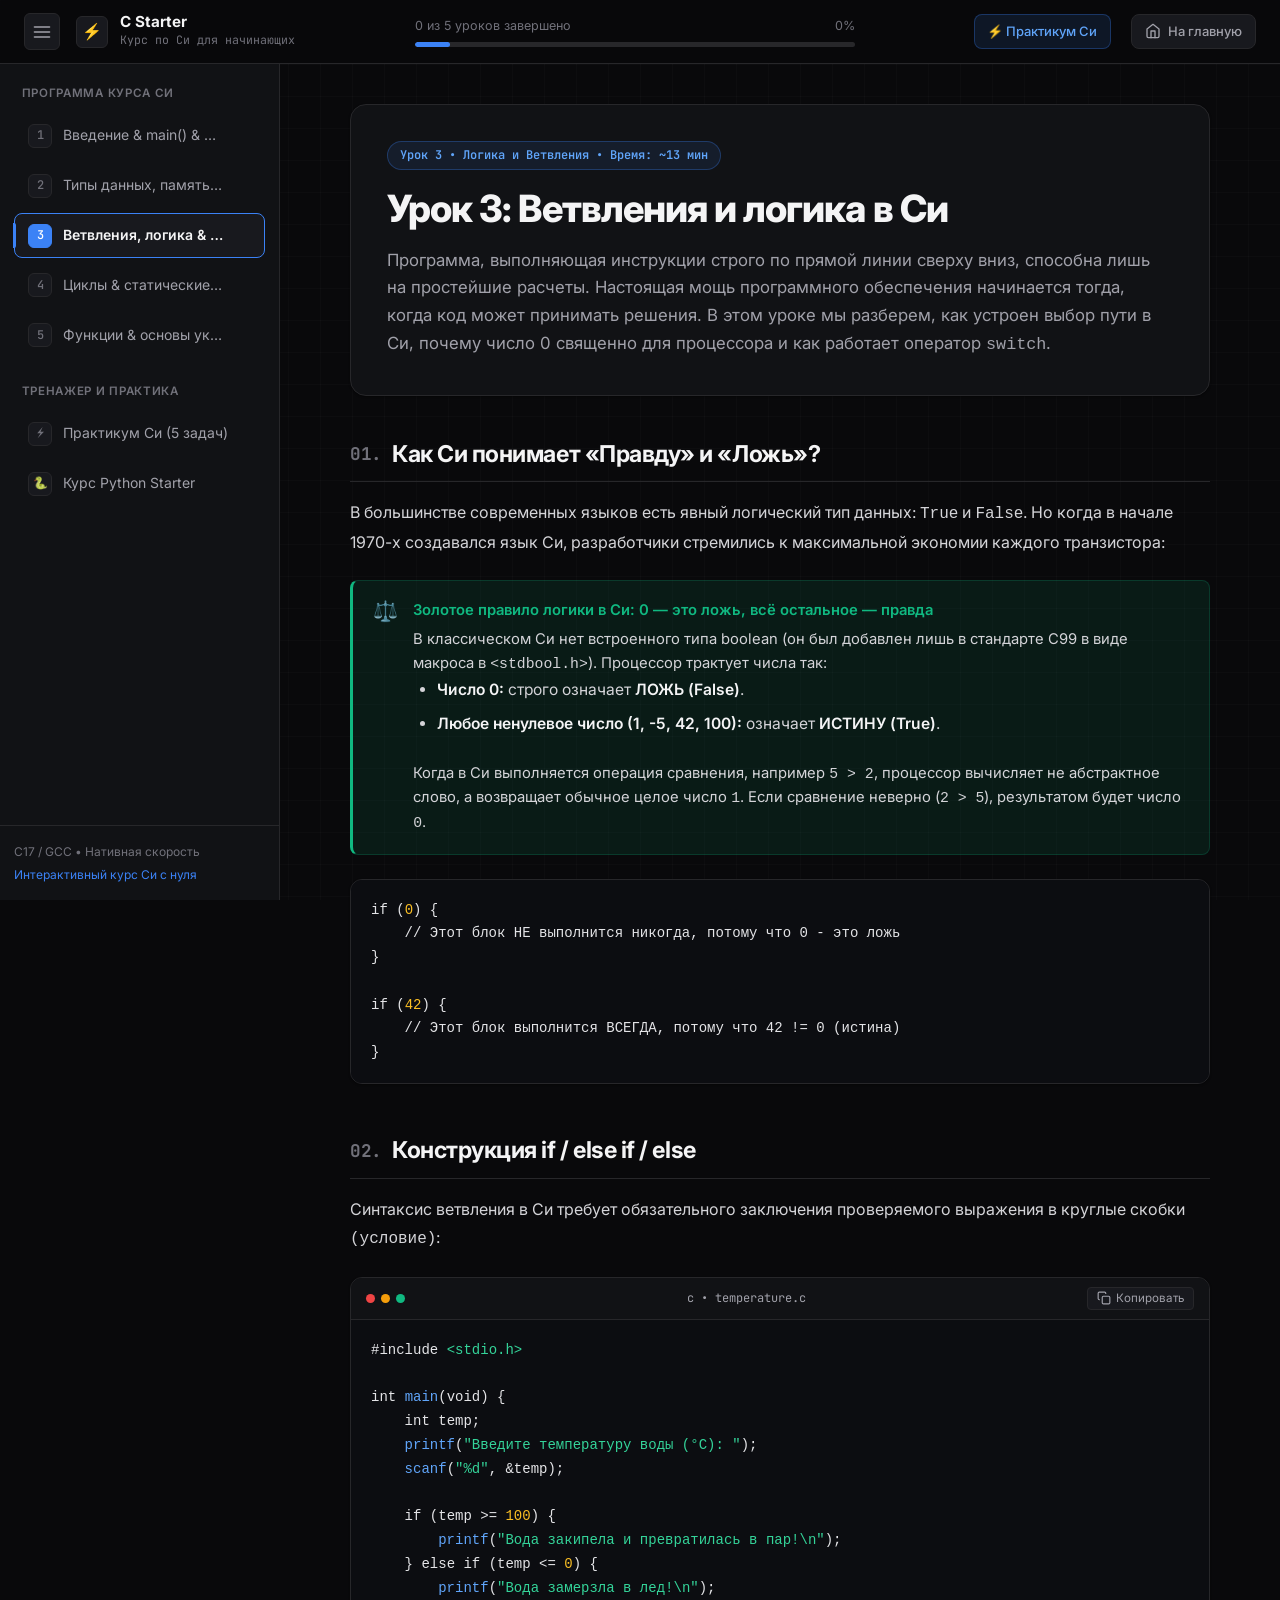
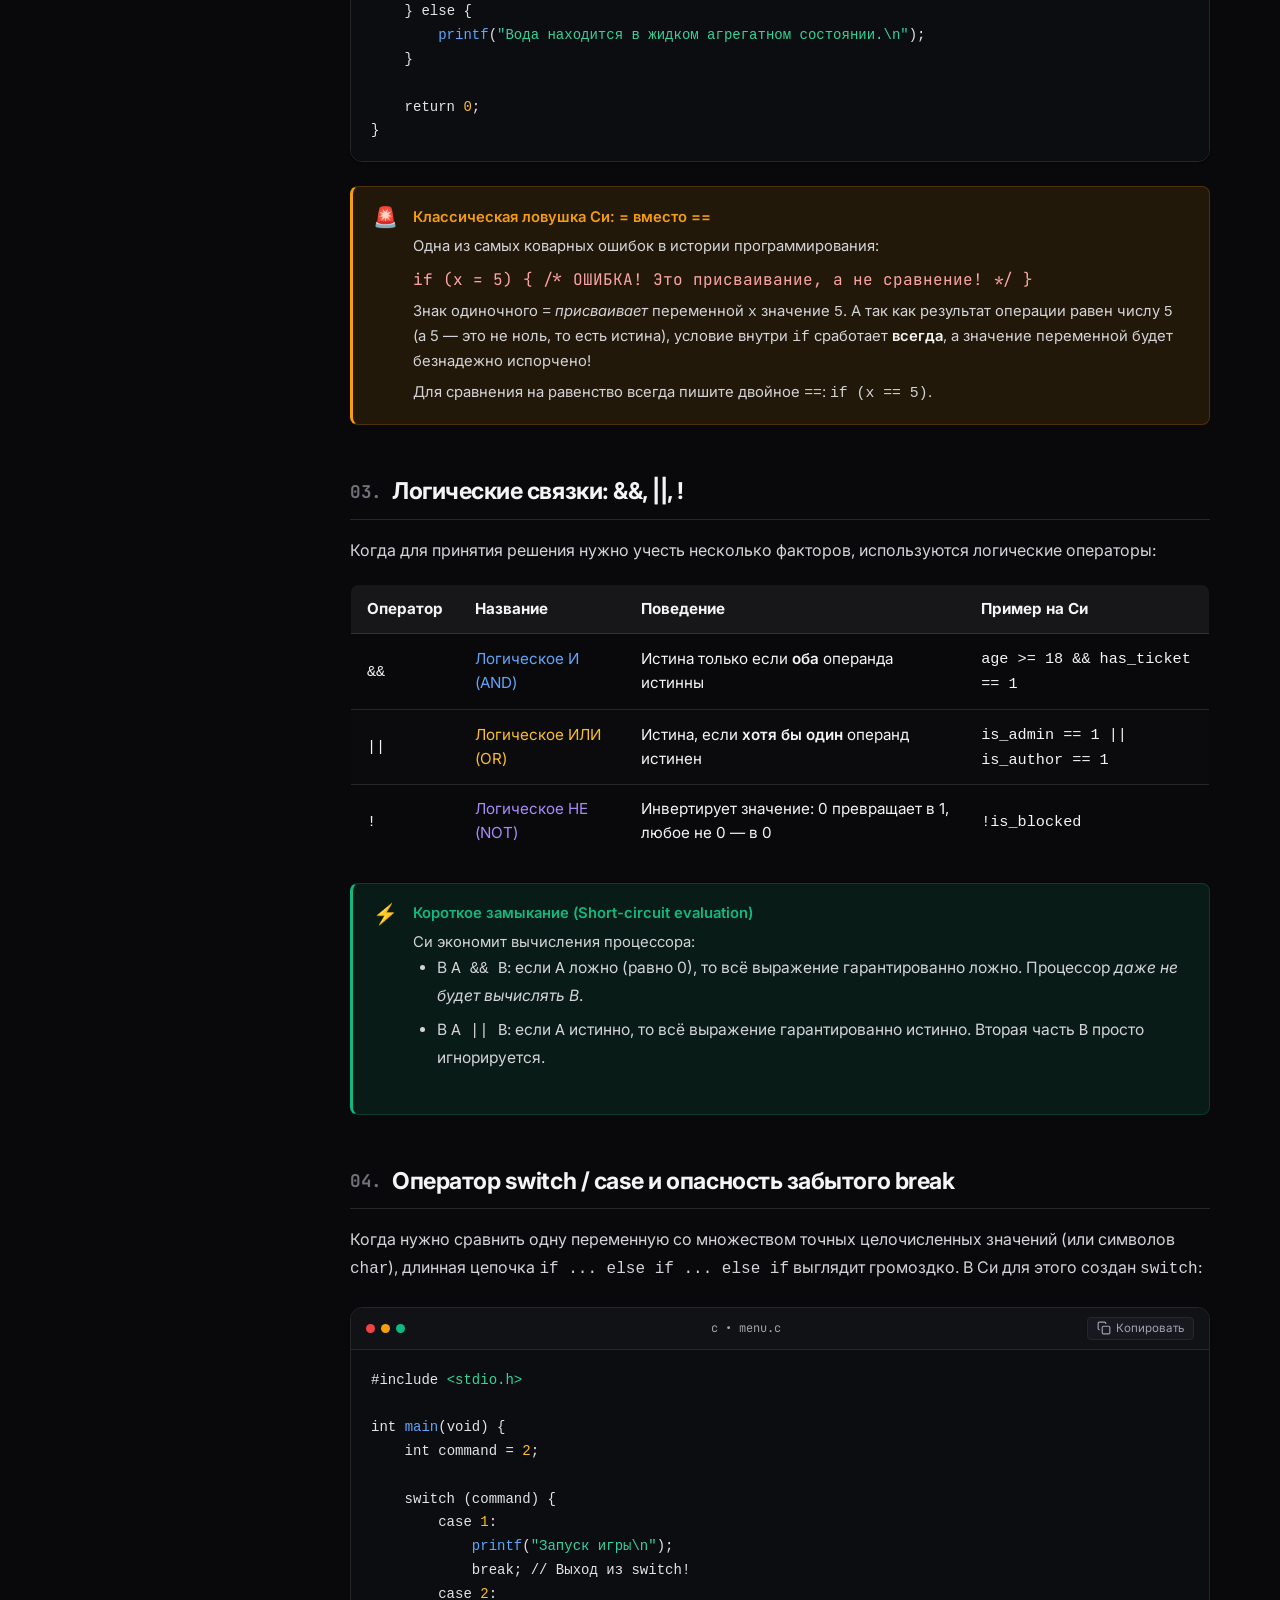
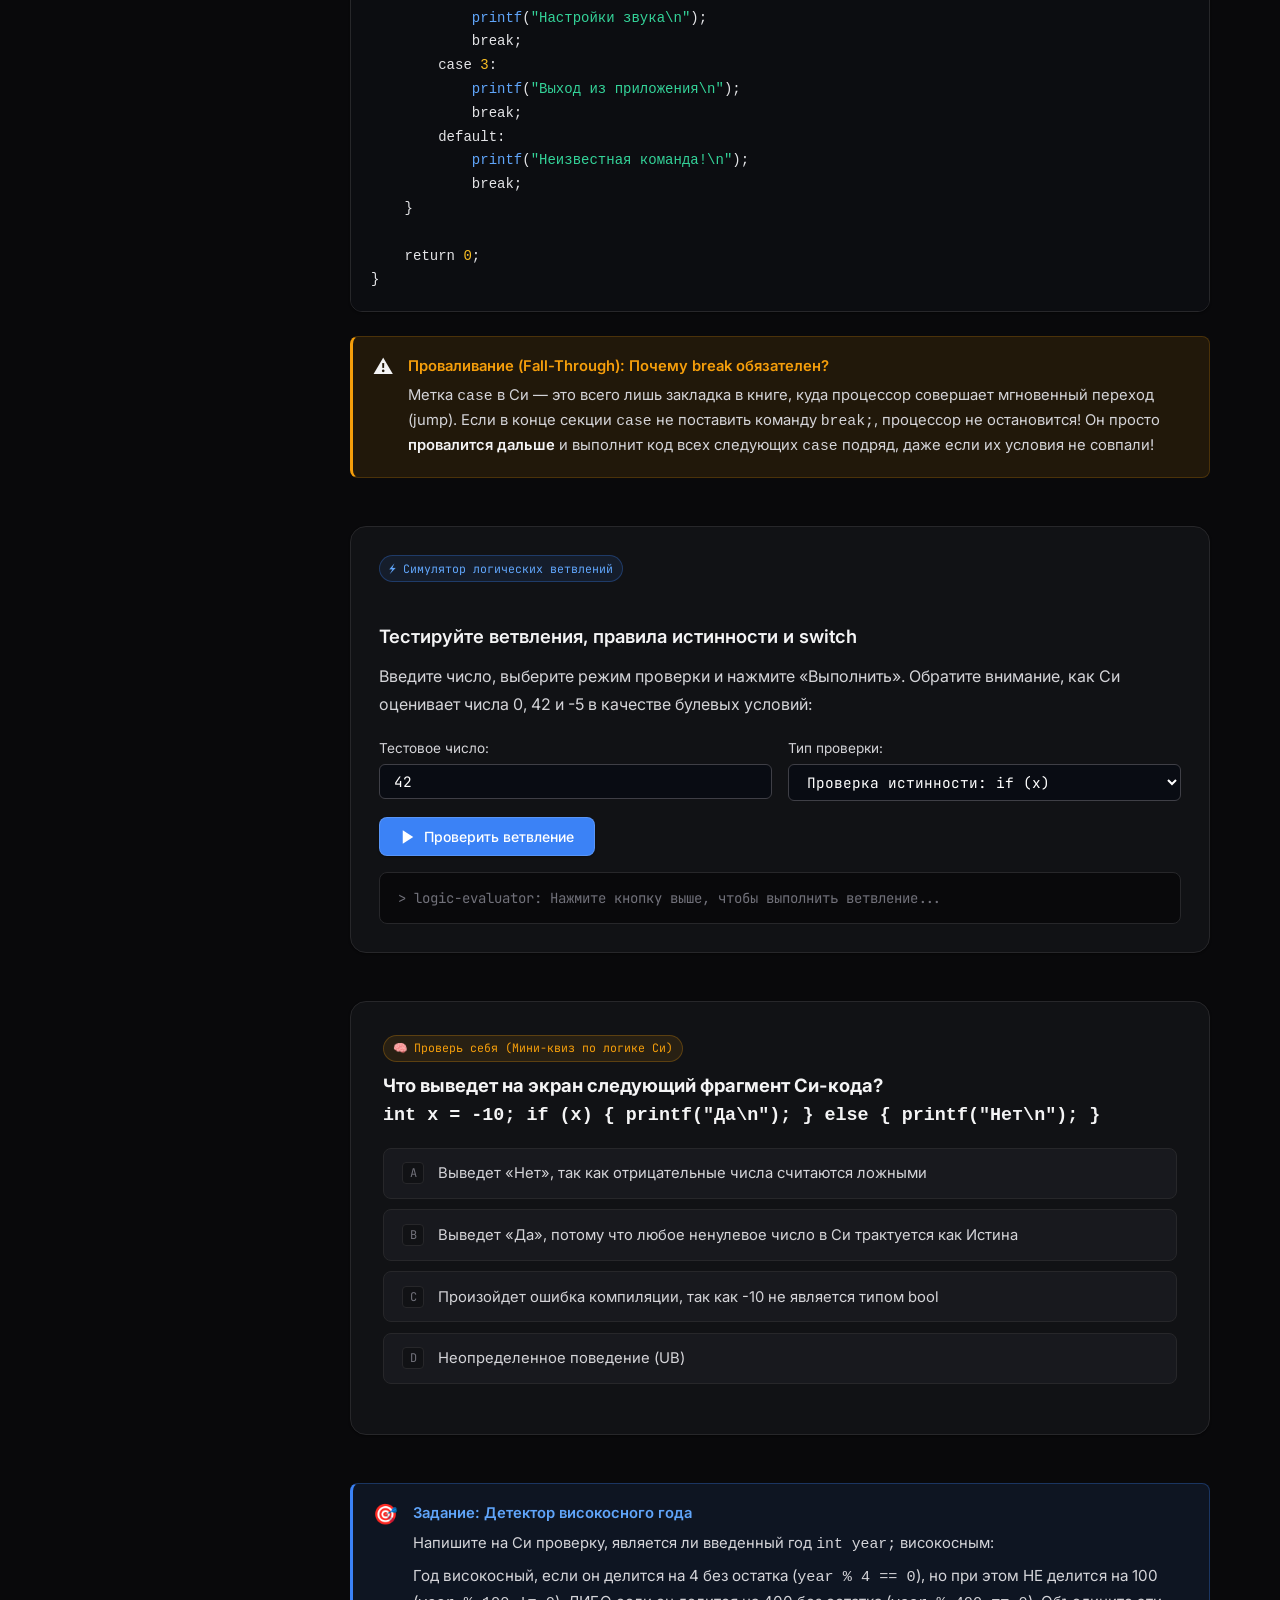
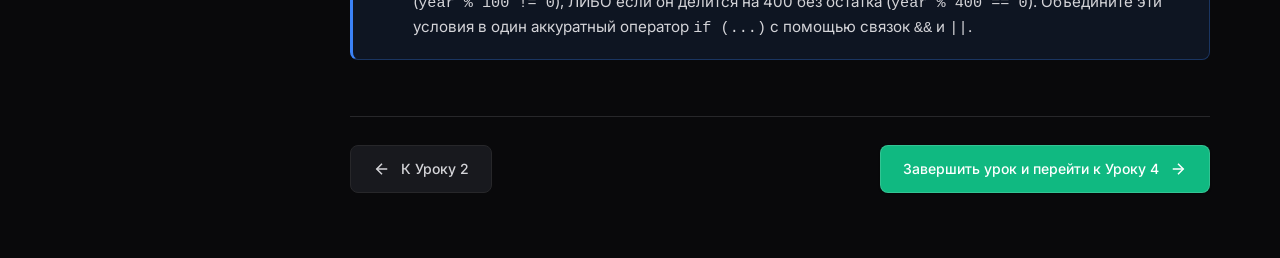
<file: c-lessons/03-conditions.html>
<!DOCTYPE html>
<html lang="ru">
<head>
  <meta charset="UTF-8">
  <meta name="viewport" content="width=device-width, initial-scale=1.0">
  <title>Урок 3: Ветвления и логика в Си — C Starter</title>
  <meta name="description" content="Урок 3: Условные конструкции if, else if, else, логические операторы &amp;&amp;, ||, !, концепция истины (0 - ложь, не 0 - истина) и переключатель switch/case.">

  <!-- Favicon -->
  <link rel="icon" href="data:image/svg+xml,<svg xmlns='http://www.w3.org/2000/svg' viewBox='0 0 100 100'><text y='.9em' font-size='90'>⚡</text></svg>">

  <!-- Stylesheets -->
  <link rel="stylesheet" href="../styles/main.css">
  <link rel="stylesheet" href="../styles/python-course.css">
</head>
<body class="course-page" data-lesson="3">

  <!-- Unified Course Header -->
  <header class="course-header">
    <div class="header-left">
      <button class="sidebar-toggle-btn" id="sidebar-toggle-btn" aria-label="Переключить меню уроков">
        <svg width="20" height="20" viewBox="0 0 24 24" fill="none" stroke="currentColor" stroke-width="2" stroke-linecap="round" stroke-linejoin="round">
          <line x1="3" y1="12" x2="21" y2="12"></line>
          <line x1="3" y1="6" x2="21" y2="6"></line>
          <line x1="3" y1="18" x2="21" y2="18"></line>
        </svg>
      </button>

      <a href="../index.html" class="course-brand">
        <div class="course-brand-icon" style="background: linear-gradient(135deg, #3b82f6, #6366f1); box-shadow: 0 0 15px rgba(59, 130, 246, 0.4);">⚡</div>
        <div class="course-brand-text">
          <h1>C Starter</h1>
          <span>Курс по Си для начинающих</span>
        </div>
      </a>
    </div>

    <div class="header-center">
      <div class="progress-info">
        <span id="progress-count-text">0 из 5 уроков завершено</span>
        <span id="progress-percent-text">0%</span>
      </div>
      <div class="progress-bar-container">
        <div class="progress-bar-fill" id="progress-bar-fill" style="width: 60%;"></div>
      </div>
    </div>

    <div class="header-right">
      <a href="../c-practice.html" class="btn-nav-home" style="margin-right: 0.5rem; background: rgba(59, 130, 246, 0.12); border-color: rgba(59, 130, 246, 0.3); color: #60a5fa;">
        <span>⚡ Практикум Си</span>
      </a>
      <a href="../index.html" class="btn-nav-home">
        <svg width="16" height="16" viewBox="0 0 24 24" fill="none" stroke="currentColor" stroke-width="2" stroke-linecap="round" stroke-linejoin="round">
          <path d="M3 9l9-7 9 7v11a2 2 0 0 1-2 2H5a2 2 0 0 1-2-2z"></path>
          <polyline points="9 22 9 12 15 12 15 22"></polyline>
        </svg>
        <span>На главную</span>
      </a>
    </div>
  </header>

  <div class="sidebar-overlay" id="sidebar-overlay"></div>

  <!-- Layout Wrapper -->
  <div class="course-layout">

    <!-- Collapsible Sidebar Navigation -->
    <aside class="course-sidebar" id="course-sidebar">
      <div class="sidebar-content">
        <div class="sidebar-section-title">Программа курса Си</div>
        <ul class="lesson-nav-list">
          <li class="lesson-nav-item" id="nav-lesson-1">
            <a href="01-intro.html">
              <span class="lesson-number">1</span>
              <span class="lesson-title-text">Введение & main() & printf()</span>
              <span class="status-badge-icon"></span>
            </a>
          </li>
          <li class="lesson-nav-item" id="nav-lesson-2">
            <a href="02-variables.html">
              <span class="lesson-number">2</span>
              <span class="lesson-title-text">Типы данных, память & scanf()</span>
              <span class="status-badge-icon"></span>
            </a>
          </li>
          <li class="lesson-nav-item active" id="nav-lesson-3">
            <a href="03-conditions.html">
              <span class="lesson-number">3</span>
              <span class="lesson-title-text">Ветвления, логика & switch</span>
              <span class="status-badge-icon"></span>
            </a>
          </li>
          <li class="lesson-nav-item" id="nav-lesson-4">
            <a href="04-loops.html">
              <span class="lesson-number">4</span>
              <span class="lesson-title-text">Циклы & статические массивы</span>
              <span class="status-badge-icon"></span>
            </a>
          </li>
          <li class="lesson-nav-item" id="nav-lesson-5">
            <a href="05-functions.html">
              <span class="lesson-number">5</span>
              <span class="lesson-title-text">Функции & основы указателей</span>
              <span class="status-badge-icon"></span>
            </a>
          </li>
        </ul>

        <div class="sidebar-section-title">Тренажер и Практика</div>
        <ul class="lesson-nav-list">
          <li class="lesson-nav-item" id="nav-practice">
            <a href="../c-practice.html">
              <span class="lesson-number">⚡</span>
              <span class="lesson-title-text">Практикум Си (5 задач)</span>
            </a>
          </li>
          <li class="lesson-nav-item">
            <a href="../lessons/01-intro.html">
              <span class="lesson-number">🐍</span>
              <span class="lesson-title-text">Курс Python Starter</span>
            </a>
          </li>
        </ul>
      </div>

      <div class="sidebar-footer">
        <div>C17 / GCC • Нативная скорость</div>
        <div style="margin-top: 4px; color: var(--accent-cyan);">Интерактивный курс Си с нуля</div>
      </div>
    </aside>

    <!-- Main Content Area -->
    <main class="course-main">
      <article class="lesson-article">

        <!-- Hero Card -->
        <div class="lesson-hero-card">
          <div class="lesson-meta-pill">Урок 3 • Логика и Ветвления • Время: ~13 мин</div>
          <h1>Урок 3: Ветвления и логика в Си</h1>
          <p class="lesson-lead">
            Программа, выполняющая инструкции строго по прямой линии сверху вниз, способна лишь на простейшие расчеты. Настоящая мощь программного обеспечения начинается тогда, когда код может принимать решения. В этом уроке мы разберем, как устроен выбор пути в Си, почему число 0 священно для процессора и как работает оператор <code>switch</code>.
          </p>
        </div>

        <!-- Section 1: Truthiness in C -->
        <section class="lesson-section">
          <h2><span class="section-idx">01.</span> Как Си понимает «Правду» и «Ложь»?</h2>
          <p>
            В большинстве современных языков есть явный логический тип данных: <code>True</code> и <code>False</code>. Но когда в начале 1970-х создавался язык Си, разработчики стремились к максимальной экономии каждого транзистора:
          </p>

          <div class="callout callout-tip">
            <div class="callout-icon">⚖️</div>
            <div class="callout-content">
              <div class="callout-title">Золотое правило логики в Си: 0 — это ложь, всё остальное — правда</div>
              <p>
                В классическом Си нет встроенного типа boolean (он был добавлен лишь в стандарте C99 в виде макроса в <code>&lt;stdbool.h&gt;</code>). Процессор трактует числа так:
              </p>
              <ul>
                <li><strong>Число 0:</strong> строго означает <strong>ЛОЖЬ (False)</strong>.</li>
                <li><strong>Любое ненулевое число (1, -5, 42, 100):</strong> означает <strong>ИСТИНУ (True)</strong>.</li>
              </ul>
              <p style="margin-top: 0.5rem;">
                Когда в Си выполняется операция сравнения, например <code>5 &gt; 2</code>, процессор вычисляет не абстрактное слово, а возвращает обычное целое число <code>1</code>. Если сравнение неверно (<code>2 &gt; 5</code>), результатом будет число <code>0</code>.
              </p>
            </div>
          </div>

          <div class="code-window">
            <div class="code-body">
              <pre><span class="kw">if</span> (<span class="num">0</span>) {
    <span class="cmt">// Этот блок НЕ выполнится никогда, потому что 0 - это ложь</span>
}

<span class="kw">if</span> (<span class="num">42</span>) {
    <span class="cmt">// Этот блок выполнится ВСЕГДА, потому что 42 != 0 (истина)</span>
}</pre>
            </div>
          </div>
        </section>

        <!-- Section 2: if / else if / else -->
        <section class="lesson-section">
          <h2><span class="section-idx">02.</span> Конструкция if / else if / else</h2>
          <p>
            Синтаксис ветвления в Си требует обязательного заключения проверяемого выражения в круглые скобки <code>(условие)</code>:
          </p>

          <div class="code-window">
            <div class="code-header">
              <div class="code-dots">
                <span class="code-dot dot-red"></span>
                <span class="code-dot dot-yellow"></span>
                <span class="code-dot dot-green"></span>
              </div>
              <div class="code-label">c • temperature.c</div>
              <button class="code-copy-btn">
                <svg width="14" height="14" viewBox="0 0 24 24" fill="none" stroke="currentColor" stroke-width="2"><rect x="9" y="9" width="13" height="13" rx="2" ry="2"></rect><path d="M5 15H4a2 2 0 0 1-2-2V4a2 2 0 0 1 2-2h9a2 2 0 0 1 2 2v1"></path></svg>
                <span>Копировать</span>
              </button>
            </div>
            <div class="code-body">
              <pre><span class="kw">#include</span> <span class="str">&lt;stdio.h&gt;</span>

<span class="kw">int</span> <span class="fn">main</span>(<span class="kw">void</span>) {
    <span class="kw">int</span> temp;
    <span class="fn">printf</span>(<span class="str">"Введите температуру воды (°C): "</span>);
    <span class="fn">scanf</span>(<span class="str">"%d"</span>, &amp;temp);

    <span class="kw">if</span> (temp &gt;= <span class="num">100</span>) {
        <span class="fn">printf</span>(<span class="str">"Вода закипела и превратилась в пар!\n"</span>);
    } <span class="kw">else if</span> (temp &lt;= <span class="num">0</span>) {
        <span class="fn">printf</span>(<span class="str">"Вода замерзла в лед!\n"</span>);
    } <span class="kw">else</span> {
        <span class="fn">printf</span>(<span class="str">"Вода находится в жидком агрегатном состоянии.\n"</span>);
    }

    <span class="kw">return</span> <span class="num">0</span>;
}</pre>
            </div>
          </div>

          <div class="callout callout-warning">
            <div class="callout-icon">🚨</div>
            <div class="callout-content">
              <div class="callout-title">Классическая ловушка Си: = вместо ==</div>
              <p>
                Одна из самых коварных ошибок в истории программирования:
              </p>
              <pre style="margin: 0.5rem 0; font-family: var(--font-mono); color: #fca5a5;">if (x = 5) { /* ОШИБКА! Это присваивание, а не сравнение! */ }</pre>
              <p>
                Знак одиночного <code>=</code> <em>присваивает</em> переменной <code>x</code> значение <code>5</code>. А так как результат операции равен числу <code>5</code> (а 5 — это не ноль, то есть истина), условие внутри <code>if</code> сработает <strong>всегда</strong>, а значение переменной будет безнадежно испорчено!
              </p>
              <p>
                Для сравнения на равенство всегда пишите двойное <code>==</code>: <code>if (x == 5)</code>.
              </p>
            </div>
          </div>
        </section>

        <!-- Section 3: Logical Operators -->
        <section class="lesson-section">
          <h2><span class="section-idx">03.</span> Логические связки: &amp;&amp;, ||, !</h2>
          <p>
            Когда для принятия решения нужно учесть несколько факторов, используются логические операторы:
          </p>

          <div style="overflow-x: auto; margin: 1rem 0;">
            <table style="width: 100%; border-collapse: collapse; text-align: left; font-size: 0.95rem; border: 1px solid var(--border-medium); border-radius: 8px; overflow: hidden;">
              <thead>
                <tr style="background: rgba(255, 255, 255, 0.06); border-bottom: 1px solid var(--border-medium);">
                  <th style="padding: 0.75rem 1rem;">Оператор</th>
                  <th style="padding: 0.75rem 1rem;">Название</th>
                  <th style="padding: 0.75rem 1rem;">Поведение</th>
                  <th style="padding: 0.75rem 1rem;">Пример на Си</th>
                </tr>
              </thead>
              <tbody style="line-height: 1.6;">
                <tr style="border-bottom: 1px solid var(--border-subtle);">
                  <td style="padding: 0.75rem 1rem;"><code class="kw">&amp;&amp;</code></td>
                  <td style="padding: 0.75rem 1rem; color: var(--syntax-func);">Логическое И (AND)</td>
                  <td style="padding: 0.75rem 1rem;">Истина только если <strong>оба</strong> операнда истинны</td>
                  <td style="padding: 0.75rem 1rem;"><code>age &gt;= 18 &amp;&amp; has_ticket == 1</code></td>
                </tr>
                <tr style="border-bottom: 1px solid var(--border-subtle); background: rgba(255,255,255,0.01);">
                  <td style="padding: 0.75rem 1rem;"><code class="kw">||</code></td>
                  <td style="padding: 0.75rem 1rem; color: var(--syntax-number);">Логическое ИЛИ (OR)</td>
                  <td style="padding: 0.75rem 1rem;">Истина, если <strong>хотя бы один</strong> операнд истинен</td>
                  <td style="padding: 0.75rem 1rem;"><code>is_admin == 1 || is_author == 1</code></td>
                </tr>
                <tr>
                  <td style="padding: 0.75rem 1rem;"><code class="kw">!</code></td>
                  <td style="padding: 0.75rem 1rem; color: var(--syntax-builtin);">Логическое НЕ (NOT)</td>
                  <td style="padding: 0.75rem 1rem;">Инвертирует значение: 0 превращает в 1, любое не 0 — в 0</td>
                  <td style="padding: 0.75rem 1rem;"><code>!is_blocked</code></td>
                </tr>
              </tbody>
            </table>
          </div>

          <div class="callout callout-tip">
            <div class="callout-icon">⚡</div>
            <div class="callout-content">
              <div class="callout-title">Короткое замыкание (Short-circuit evaluation)</div>
              <p>
                Си экономит вычисления процессора:
              </p>
              <ul>
                <li>В <code>A &amp;&amp; B</code>: если <code>A</code> ложно (равно 0), то всё выражение гарантированно ложно. Процессор <em>даже не будет вычислять B</em>.</li>
                <li>В <code>A || B</code>: если <code>A</code> истинно, то всё выражение гарантированно истинно. Вторая часть <code>B</code> просто игнорируется.</li>
              </ul>
            </div>
          </div>
        </section>

        <!-- Section 4: switch / case and break -->
        <section class="lesson-section">
          <h2><span class="section-idx">04.</span> Оператор switch / case и опасность забытого break</h2>
          <p>
            Когда нужно сравнить одну переменную со множеством точных целочисленных значений (или символов <code>char</code>), длинная цепочка <code>if ... else if ... else if</code> выглядит громоздко. В Си для этого создан <code>switch</code>:
          </p>

          <div class="code-window">
            <div class="code-header">
              <div class="code-dots">
                <span class="code-dot dot-red"></span>
                <span class="code-dot dot-yellow"></span>
                <span class="code-dot dot-green"></span>
              </div>
              <div class="code-label">c • menu.c</div>
              <button class="code-copy-btn">
                <svg width="14" height="14" viewBox="0 0 24 24" fill="none" stroke="currentColor" stroke-width="2"><rect x="9" y="9" width="13" height="13" rx="2" ry="2"></rect><path d="M5 15H4a2 2 0 0 1-2-2V4a2 2 0 0 1 2-2h9a2 2 0 0 1 2 2v1"></path></svg>
                <span>Копировать</span>
              </button>
            </div>
            <div class="code-body">
              <pre><span class="kw">#include</span> <span class="str">&lt;stdio.h&gt;</span>

<span class="kw">int</span> <span class="fn">main</span>(<span class="kw">void</span>) {
    <span class="kw">int</span> command = <span class="num">2</span>;

    <span class="kw">switch</span> (command) {
        <span class="kw">case</span> <span class="num">1</span>:
            <span class="fn">printf</span>(<span class="str">"Запуск игры\n"</span>);
            <span class="kw">break</span>; <span class="cmt">// Выход из switch!</span>
        <span class="kw">case</span> <span class="num">2</span>:
            <span class="fn">printf</span>(<span class="str">"Настройки звука\n"</span>);
            <span class="kw">break</span>;
        <span class="kw">case</span> <span class="num">3</span>:
            <span class="fn">printf</span>(<span class="str">"Выход из приложения\n"</span>);
            <span class="kw">break</span>;
        <span class="kw">default</span>:
            <span class="fn">printf</span>(<span class="str">"Неизвестная команда!\n"</span>);
            <span class="kw">break</span>;
    }

    <span class="kw">return</span> <span class="num">0</span>;
}</pre>
            </div>
          </div>

          <div class="callout callout-warning">
            <div class="callout-icon">⚠️</div>
            <div class="callout-content">
              <div class="callout-title">Проваливание (Fall-Through): Почему break обязателен?</div>
              <p>
                Метка <code>case</code> в Си — это всего лишь закладка в книге, куда процессор совершает мгновенный переход (jump). Если в конце секции <code>case</code> не поставить команду <code>break;</code>, процессор не остановится! Он просто <strong>провалится дальше</strong> и выполнит код всех следующих <code>case</code> подряд, даже если их условия не совпали!
              </p>
            </div>
          </div>
        </section>

        <!-- Section 5: Interactive Playground -->
        <section class="lesson-section">
          <div class="playground-box">
            <div class="playground-badge">⚡ Симулятор логических ветвлений</div>
            <h3 class="playground-title">Тестируйте ветвления, правила истинности и switch</h3>
            <p class="playground-desc">
              Введите число, выберите режим проверки и нажмите «Выполнить». Обратите внимание, как Си оценивает числа 0, 42 и -5 в качестве булевых условий:
            </p>

            <div style="display:grid; grid-template-columns: repeat(auto-fit, minmax(200px, 1fr)); gap:1rem; margin-bottom:1rem;">
              <div>
                <label for="c-cond-input-field" style="font-size:0.85rem; color:var(--text-secondary); display:block; margin-bottom:4px;">Тестовое число:</label>
                <input type="number" id="c-cond-input-field" class="c-cond-input" value="42" style="background:#090c13; border:1px solid var(--border-bright); color:#fff; padding:0.45rem 0.85rem; border-radius:6px; font-family:var(--font-mono); font-size:0.9rem; width:100%; outline:none;">
              </div>

              <div>
                <label for="c-cond-mode-select" style="font-size:0.85rem; color:var(--text-secondary); display:block; margin-bottom:4px;">Тип проверки:</label>
                <select id="c-cond-mode-select" class="c-cond-mode" style="background:#090c13; border:1px solid var(--border-bright); color:#fff; padding:0.45rem 0.85rem; border-radius:6px; font-family:var(--font-mono); font-size:0.9rem; width:100%; outline:none;">
                  <option value="truthiness">Проверка истинности: if (x)</option>
                  <option value="if">Ветвление: if (x > 0) / else if / else</option>
                  <option value="switch">Конструкция switch (команды 1, 2, 3)</option>
                </select>
              </div>
            </div>

            <div class="interactive-controls">
              <button class="btn-run-code" data-action="c-run-conditions">
                <svg width="18" height="18" viewBox="0 0 24 24" fill="currentColor">
                  <polygon points="5 3 19 12 5 21 5 3"></polygon>
                </svg>
                <span>Проверить ветвление</span>
              </button>
            </div>

            <div class="playground-live-terminal">
              <span class="terminal-prompt">&gt; logic-evaluator:</span>
              <span class="terminal-output" style="color: var(--text-dim);">Нажмите кнопку выше, чтобы выполнить ветвление...</span>
            </div>
          </div>
        </section>

        <!-- Section 6: Quiz -->
        <section class="lesson-section">
          <div class="quiz-section">
            <div class="quiz-badge">🧠 Проверь себя (Мини-квиз по логике Си)</div>
            <div class="quiz-question">
              Что выведет на экран следующий фрагмент Си-кода?<br>
              <code>int x = -10; if (x) { printf("Да\n"); } else { printf("Нет\n"); }</code>
            </div>

            <div class="quiz-options">
              <button class="quiz-btn" data-correct="false" data-explanation="Отрицательные числа не считаются ложью в Си! Только строго число 0 является ложью.">
                <span class="quiz-option-marker">A</span>
                <span>Выведет «Нет», так как отрицательные числа считаются ложными</span>
              </button>

              <button class="quiz-btn" data-correct="true" data-explanation="Совершенно верно! В языке Си ТОЛЬКО число 0 является ложью (False). Любое ненулевое число (включая отрицательное -10) является истиной (True), поэтому сработает ветка if и напечатает «Да».">
                <span class="quiz-option-marker">B</span>
                <span>Выведет «Да», потому что любое ненулевое число в Си трактуется как Истина</span>
              </button>

              <button class="quiz-btn" data-correct="false" data-explanation="Си не требует stdbool.h для проверки условий в if — язык с самого своего рождения в 1972 году умел оценивать целые числа как булевы значения.">
                <span class="quiz-option-marker">C</span>
                <span>Произойдет ошибка компиляции, так как -10 не является типом bool</span>
              </button>

              <button class="quiz-btn" data-correct="false" data-explanation="Условие однозначно определено и не может вызвать неопределенное поведение.">
                <span class="quiz-option-marker">D</span>
                <span>Неопределенное поведение (UB)</span>
              </button>
            </div>

            <div class="quiz-feedback"></div>
          </div>
        </section>

        <!-- Mini-Challenge Callout -->
        <div class="callout callout-task">
          <div class="callout-icon">🎯</div>
          <div class="callout-content">
            <div class="callout-title">Задание: Детектор високосного года</div>
            <p>
              Напишите на Си проверку, является ли введенный год <code>int year;</code> високосным:
            </p>
            <p style="font-size: 0.95rem; color: var(--text-secondary);">
              Год високосный, если он делится на 4 без остатка (<code>year % 4 == 0</code>), но при этом НЕ делится на 100 (<code>year % 100 != 0</code>), ЛИБО если он делится на 400 без остатка (<code>year % 400 == 0</code>). Объедините эти условия в один аккуратный оператор <code>if (...)</code> с помощью связок <code>&amp;&amp;</code> и <code>||</code>.
            </p>
          </div>
        </div>

        <!-- Lesson Navigation Footer -->
        <footer class="lesson-nav-footer">
          <a href="02-variables.html" class="btn-lesson-nav btn-lesson-prev">
            <svg width="18" height="18" viewBox="0 0 24 24" fill="none" stroke="currentColor" stroke-width="2"><line x1="19" y1="12" x2="5" y2="12"></line><polyline points="12 19 5 12 12 5"></polyline></svg>
            <span>К Уроку 2</span>
          </a>

          <a href="04-loops.html" class="btn-lesson-nav btn-finish-lesson">
            <span>Завершить урок и перейти к Уроку 4</span>
            <svg width="18" height="18" viewBox="0 0 24 24" fill="none" stroke="currentColor" stroke-width="2"><line x1="5" y1="12" x2="19" y2="12"></line><polyline points="12 5 19 12 12 19"></polyline></svg>
          </a>
        </footer>

      </article>
    </main>
  </div>

  <!-- Course Scripts -->
  <script src="../js/c-progress.js"></script>
</body>
</html>
</file>
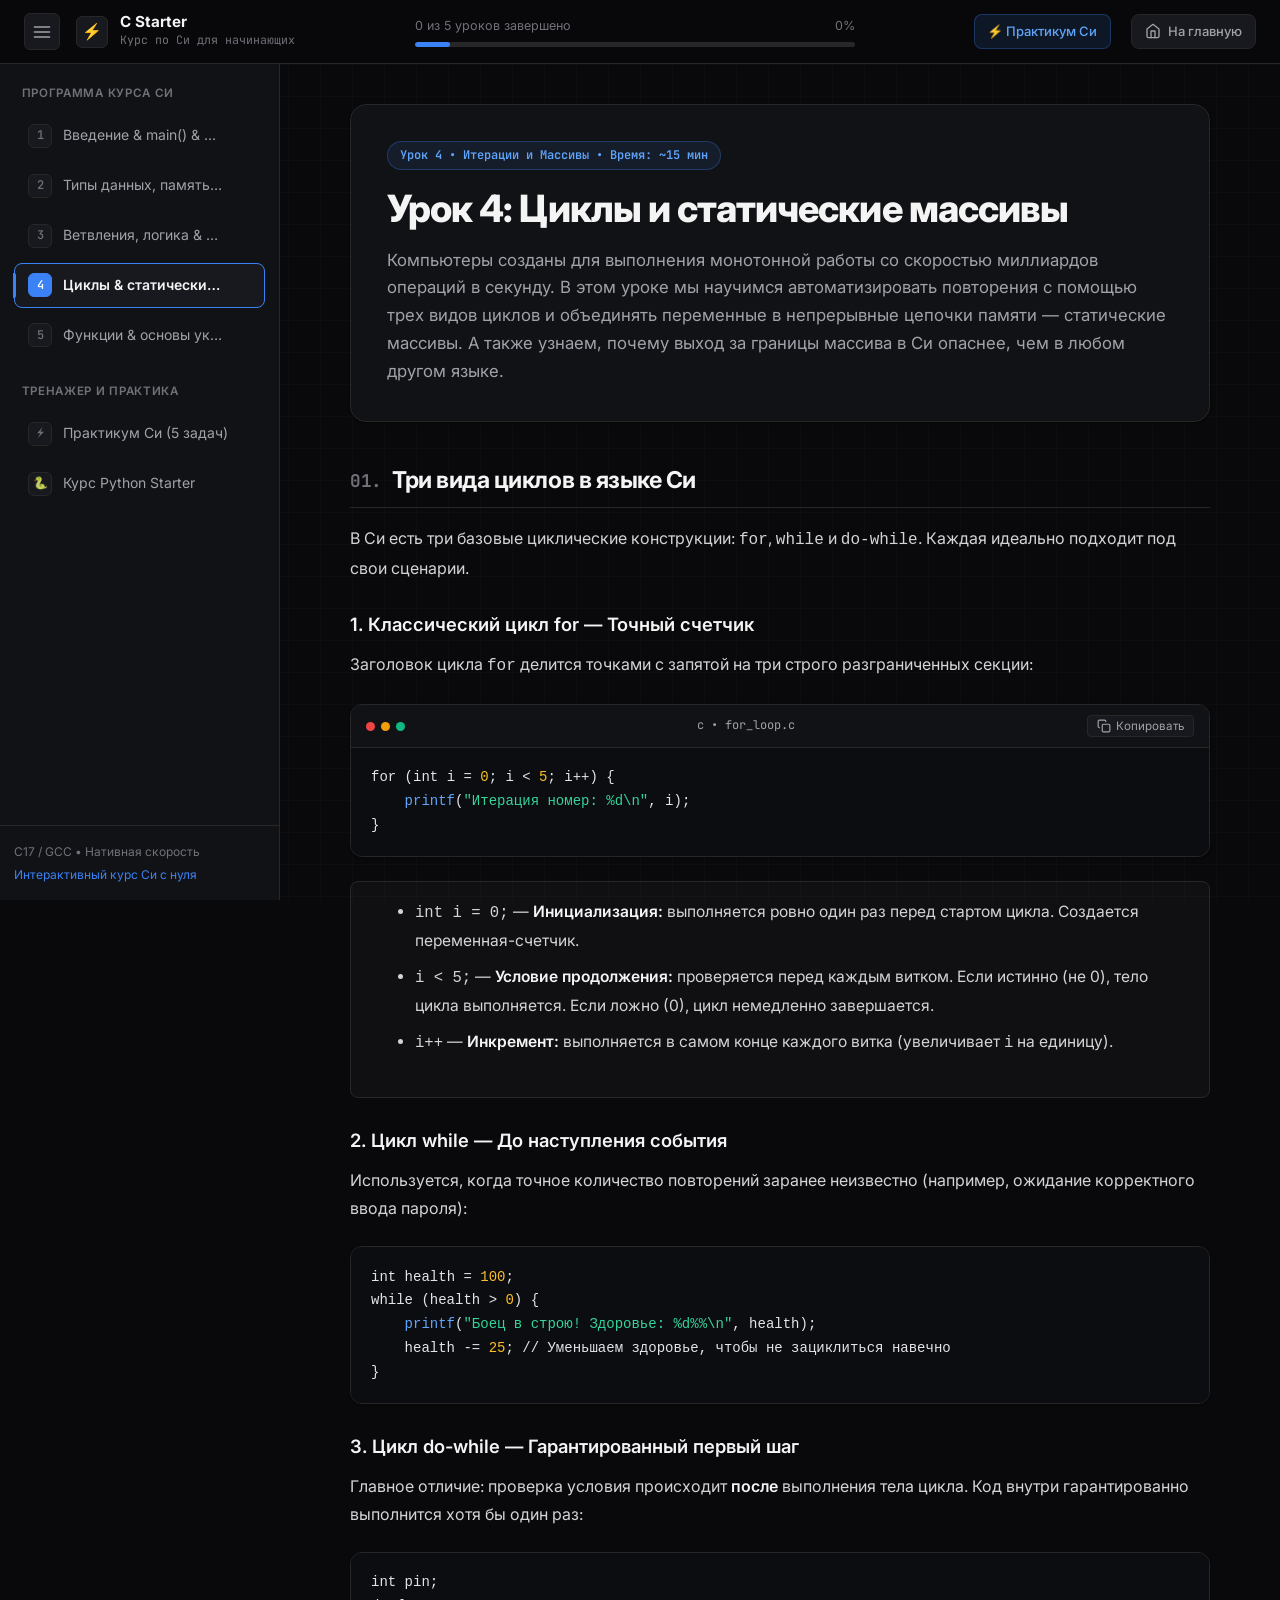
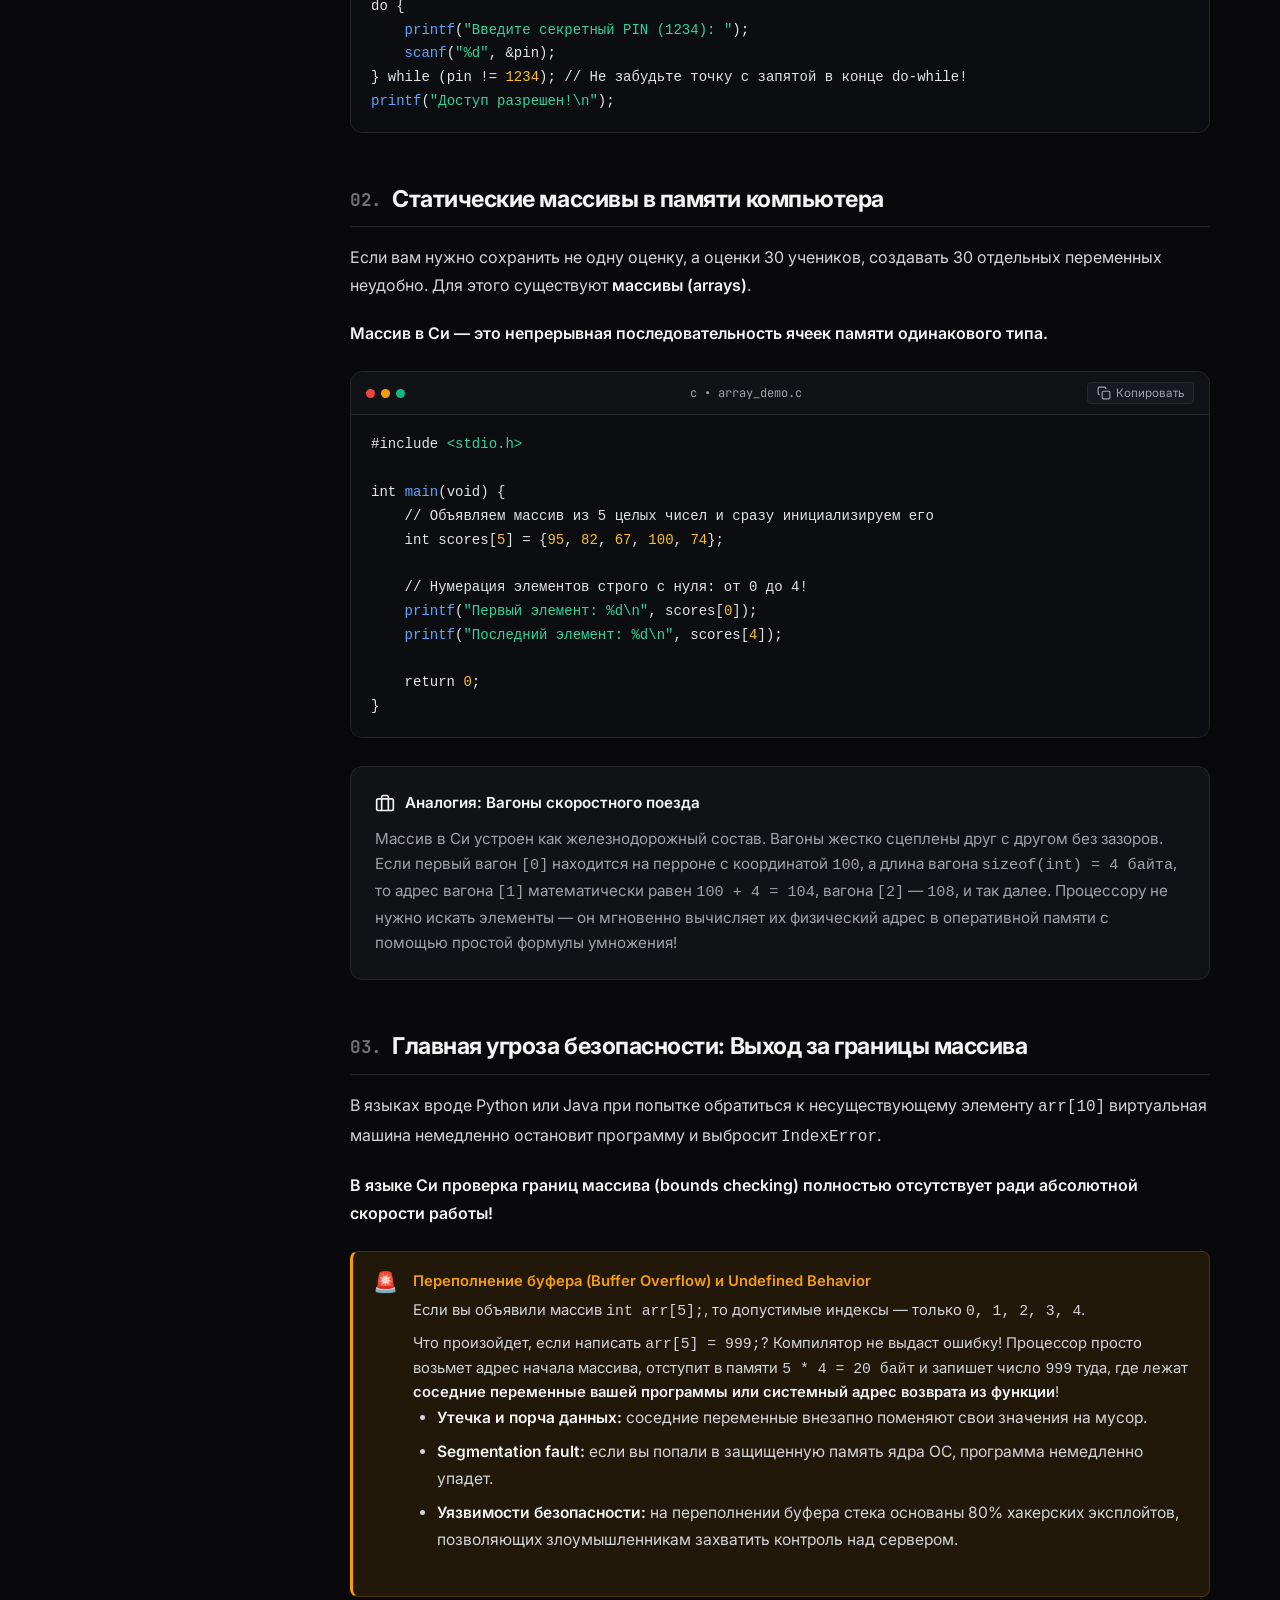
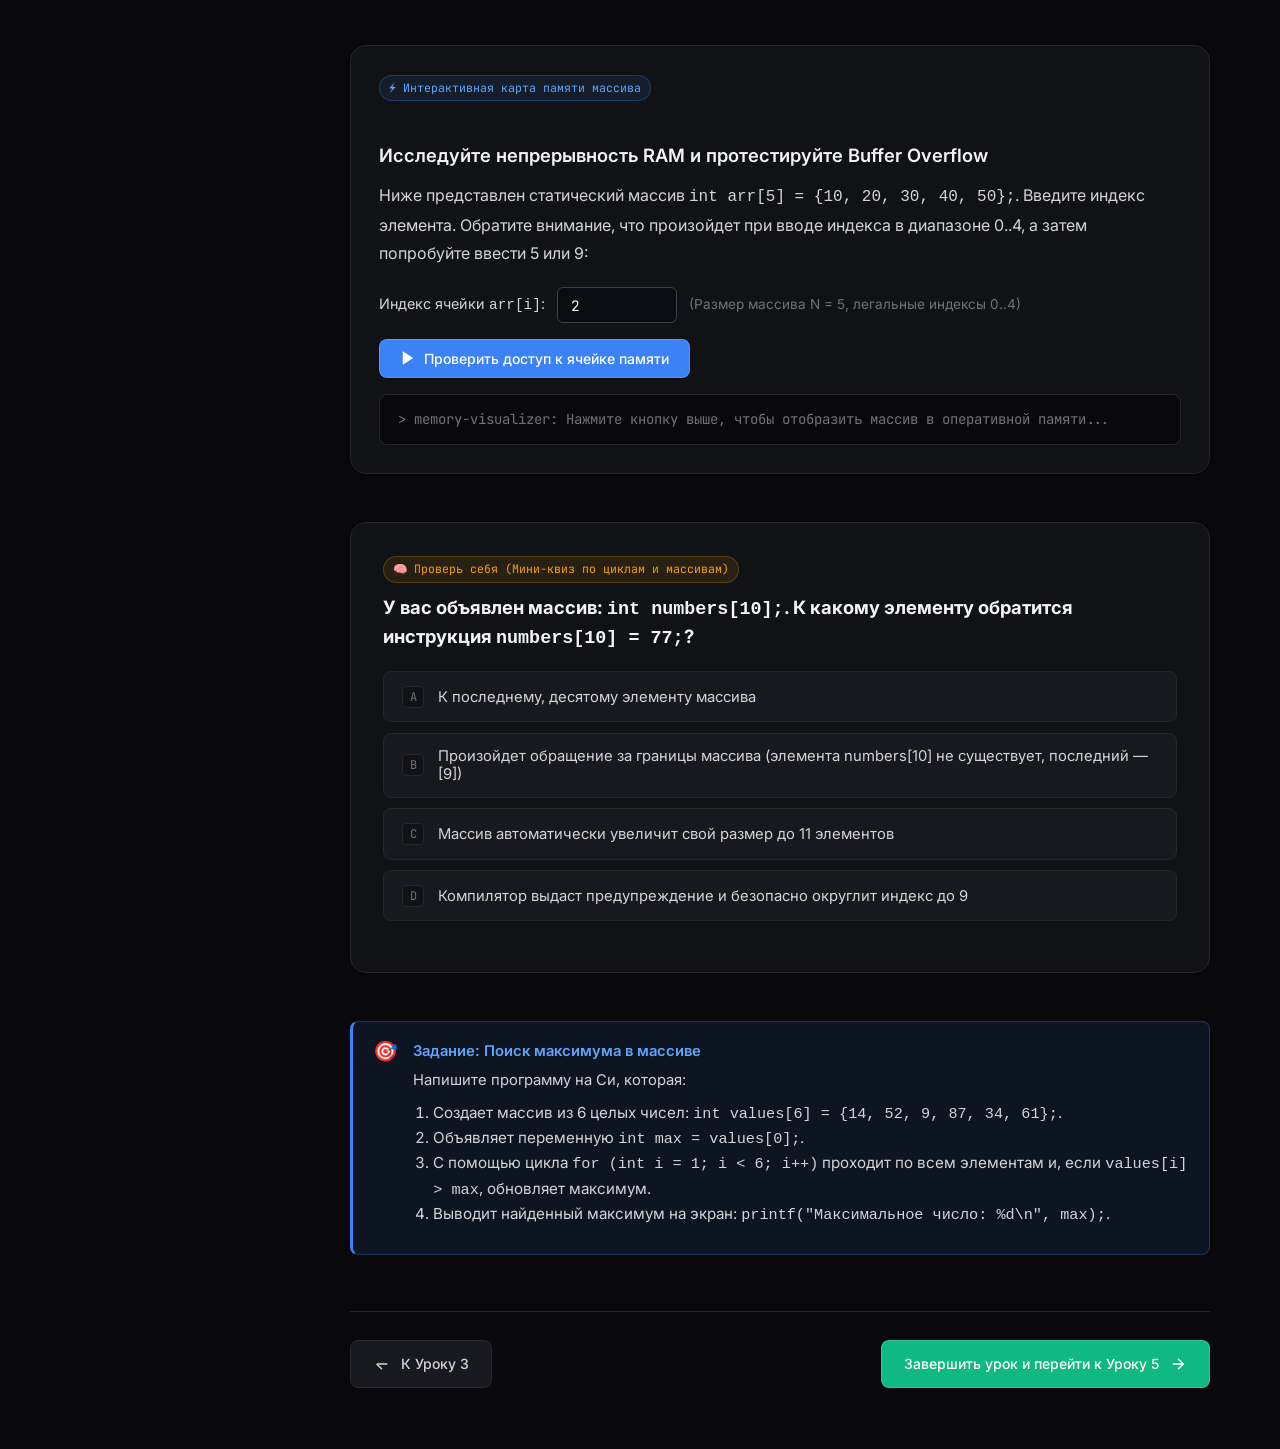
<file: c-lessons/04-loops.html>
<!DOCTYPE html>
<html lang="ru">
<head>
  <meta charset="UTF-8">
  <meta name="viewport" content="width=device-width, initial-scale=1.0">
  <title>Урок 4: Циклы и статические массивы — C Starter</title>
  <meta name="description" content="Урок 4: Циклы for, while, do-while в Си, устройство статических массивов в оперативной памяти, индексация от 0 и опасность переполнения буфера (Buffer Overflow).">

  <!-- Favicon -->
  <link rel="icon" href="data:image/svg+xml,<svg xmlns='http://www.w3.org/2000/svg' viewBox='0 0 100 100'><text y='.9em' font-size='90'>⚡</text></svg>">

  <!-- Stylesheets -->
  <link rel="stylesheet" href="../styles/main.css">
  <link rel="stylesheet" href="../styles/python-course.css">
</head>
<body class="course-page" data-lesson="4">

  <!-- Unified Course Header -->
  <header class="course-header">
    <div class="header-left">
      <button class="sidebar-toggle-btn" id="sidebar-toggle-btn" aria-label="Переключить меню уроков">
        <svg width="20" height="20" viewBox="0 0 24 24" fill="none" stroke="currentColor" stroke-width="2" stroke-linecap="round" stroke-linejoin="round">
          <line x1="3" y1="12" x2="21" y2="12"></line>
          <line x1="3" y1="6" x2="21" y2="6"></line>
          <line x1="3" y1="18" x2="21" y2="18"></line>
        </svg>
      </button>

      <a href="../index.html" class="course-brand">
        <div class="course-brand-icon" style="background: linear-gradient(135deg, #3b82f6, #6366f1); box-shadow: 0 0 15px rgba(59, 130, 246, 0.4);">⚡</div>
        <div class="course-brand-text">
          <h1>C Starter</h1>
          <span>Курс по Си для начинающих</span>
        </div>
      </a>
    </div>

    <div class="header-center">
      <div class="progress-info">
        <span id="progress-count-text">0 из 5 уроков завершено</span>
        <span id="progress-percent-text">0%</span>
      </div>
      <div class="progress-bar-container">
        <div class="progress-bar-fill" id="progress-bar-fill" style="width: 80%;"></div>
      </div>
    </div>

    <div class="header-right">
      <a href="../c-practice.html" class="btn-nav-home" style="margin-right: 0.5rem; background: rgba(59, 130, 246, 0.12); border-color: rgba(59, 130, 246, 0.3); color: #60a5fa;">
        <span>⚡ Практикум Си</span>
      </a>
      <a href="../index.html" class="btn-nav-home">
        <svg width="16" height="16" viewBox="0 0 24 24" fill="none" stroke="currentColor" stroke-width="2" stroke-linecap="round" stroke-linejoin="round">
          <path d="M3 9l9-7 9 7v11a2 2 0 0 1-2 2H5a2 2 0 0 1-2-2z"></path>
          <polyline points="9 22 9 12 15 12 15 22"></polyline>
        </svg>
        <span>На главную</span>
      </a>
    </div>
  </header>

  <div class="sidebar-overlay" id="sidebar-overlay"></div>

  <!-- Layout Wrapper -->
  <div class="course-layout">

    <!-- Collapsible Sidebar Navigation -->
    <aside class="course-sidebar" id="course-sidebar">
      <div class="sidebar-content">
        <div class="sidebar-section-title">Программа курса Си</div>
        <ul class="lesson-nav-list">
          <li class="lesson-nav-item" id="nav-lesson-1">
            <a href="01-intro.html">
              <span class="lesson-number">1</span>
              <span class="lesson-title-text">Введение & main() & printf()</span>
              <span class="status-badge-icon"></span>
            </a>
          </li>
          <li class="lesson-nav-item" id="nav-lesson-2">
            <a href="02-variables.html">
              <span class="lesson-number">2</span>
              <span class="lesson-title-text">Типы данных, память & scanf()</span>
              <span class="status-badge-icon"></span>
            </a>
          </li>
          <li class="lesson-nav-item" id="nav-lesson-3">
            <a href="03-conditions.html">
              <span class="lesson-number">3</span>
              <span class="lesson-title-text">Ветвления, логика & switch</span>
              <span class="status-badge-icon"></span>
            </a>
          </li>
          <li class="lesson-nav-item active" id="nav-lesson-4">
            <a href="04-loops.html">
              <span class="lesson-number">4</span>
              <span class="lesson-title-text">Циклы & статические массивы</span>
              <span class="status-badge-icon"></span>
            </a>
          </li>
          <li class="lesson-nav-item" id="nav-lesson-5">
            <a href="05-functions.html">
              <span class="lesson-number">5</span>
              <span class="lesson-title-text">Функции & основы указателей</span>
              <span class="status-badge-icon"></span>
            </a>
          </li>
        </ul>

        <div class="sidebar-section-title">Тренажер и Практика</div>
        <ul class="lesson-nav-list">
          <li class="lesson-nav-item" id="nav-practice">
            <a href="../c-practice.html">
              <span class="lesson-number">⚡</span>
              <span class="lesson-title-text">Практикум Си (5 задач)</span>
            </a>
          </li>
          <li class="lesson-nav-item">
            <a href="../lessons/01-intro.html">
              <span class="lesson-number">🐍</span>
              <span class="lesson-title-text">Курс Python Starter</span>
            </a>
          </li>
        </ul>
      </div>

      <div class="sidebar-footer">
        <div>C17 / GCC • Нативная скорость</div>
        <div style="margin-top: 4px; color: var(--accent-cyan);">Интерактивный курс Си с нуля</div>
      </div>
    </aside>

    <!-- Main Content Area -->
    <main class="course-main">
      <article class="lesson-article">

        <!-- Hero Card -->
        <div class="lesson-hero-card">
          <div class="lesson-meta-pill">Урок 4 • Итерации и Массивы • Время: ~15 мин</div>
          <h1>Урок 4: Циклы и статические массивы</h1>
          <p class="lesson-lead">
            Компьютеры созданы для выполнения монотонной работы со скоростью миллиардов операций в секунду. В этом уроке мы научимся автоматизировать повторения с помощью трех видов циклов и объединять переменные в непрерывные цепочки памяти — статические массивы. А также узнаем, почему выход за границы массива в Си опаснее, чем в любом другом языке.
          </p>
        </div>

        <!-- Section 1: Loops in C -->
        <section class="lesson-section">
          <h2><span class="section-idx">01.</span> Три вида циклов в языке Си</h2>
          <p>
            В Си есть три базовые циклические конструкции: <code>for</code>, <code>while</code> и <code>do-while</code>. Каждая идеально подходит под свои сценарии.
          </p>

          <h3>1. Классический цикл for — Точный счетчик</h3>
          <p>
            Заголовок цикла <code>for</code> делится точками с запятой на три строго разграниченных секции:
          </p>

          <div class="code-window">
            <div class="code-header">
              <div class="code-dots">
                <span class="code-dot dot-red"></span>
                <span class="code-dot dot-yellow"></span>
                <span class="code-dot dot-green"></span>
              </div>
              <div class="code-label">c • for_loop.c</div>
              <button class="code-copy-btn">
                <svg width="14" height="14" viewBox="0 0 24 24" fill="none" stroke="currentColor" stroke-width="2"><rect x="9" y="9" width="13" height="13" rx="2" ry="2"></rect><path d="M5 15H4a2 2 0 0 1-2-2V4a2 2 0 0 1 2-2h9a2 2 0 0 1 2 2v1"></path></svg>
                <span>Копировать</span>
              </button>
            </div>
            <div class="code-body">
              <pre><span class="kw">for</span> (<span class="kw">int</span> i = <span class="num">0</span>; i &lt; <span class="num">5</span>; i++) {
    <span class="fn">printf</span>(<span class="str">"Итерация номер: %d\n"</span>, i);
}</pre>
            </div>
          </div>

          <div style="background: rgba(255,255,255,0.03); border: 1px solid var(--border-subtle); border-radius: 8px; padding: 1rem 1.25rem; margin: 1rem 0;">
            <ul style="margin-left: 1.25rem; color: var(--text-secondary); line-height: 1.8;">
              <li><code>int i = 0;</code> — <strong>Инициализация:</strong> выполняется ровно один раз перед стартом цикла. Создается переменная-счетчик.</li>
              <li><code>i &lt; 5;</code> — <strong>Условие продолжения:</strong> проверяется перед каждым витком. Если истинно (не 0), тело цикла выполняется. Если ложно (0), цикл немедленно завершается.</li>
              <li><code>i++</code> — <strong>Инкремент:</strong> выполняется в самом конце каждого витка (увеличивает <code>i</code> на единицу).</li>
            </ul>
          </div>

          <h3>2. Цикл while — До наступления события</h3>
          <p>
            Используется, когда точное количество повторений заранее неизвестно (например, ожидание корректного ввода пароля):
          </p>
          <div class="code-window">
            <div class="code-body">
              <pre><span class="kw">int</span> health = <span class="num">100</span>;
<span class="kw">while</span> (health &gt; <span class="num">0</span>) {
    <span class="fn">printf</span>(<span class="str">"Боец в строю! Здоровье: %d%%\n"</span>, health);
    health -= <span class="num">25</span>; <span class="cmt">// Уменьшаем здоровье, чтобы не зациклиться навечно</span>
}</pre>
            </div>
          </div>

          <h3>3. Цикл do-while — Гарантированный первый шаг</h3>
          <p>
            Главное отличие: проверка условия происходит <strong>после</strong> выполнения тела цикла. Код внутри гарантированно выполнится хотя бы один раз:
          </p>
          <div class="code-window">
            <div class="code-body">
              <pre><span class="kw">int</span> pin;
<span class="kw">do</span> {
    <span class="fn">printf</span>(<span class="str">"Введите секретный PIN (1234): "</span>);
    <span class="fn">scanf</span>(<span class="str">"%d"</span>, &amp;pin);
} <span class="kw">while</span> (pin != <span class="num">1234</span>); <span class="cmt">// Не забудьте точку с запятой в конце do-while!</span>
<span class="fn">printf</span>(<span class="str">"Доступ разрешен!\n"</span>);</pre>
            </div>
          </div>
        </section>

        <!-- Section 2: Static Arrays in Memory -->
        <section class="lesson-section">
          <h2><span class="section-idx">02.</span> Статические массивы в памяти компьютера</h2>
          <p>
            Если вам нужно сохранить не одну оценку, а оценки 30 учеников, создавать 30 отдельных переменных неудобно. Для этого существуют <strong>массивы (arrays)</strong>.
          </p>
          <p>
            <strong>Массив в Си — это непрерывная последовательность ячеек памяти одинакового типа.</strong>
          </p>

          <div class="code-window">
            <div class="code-header">
              <div class="code-dots">
                <span class="code-dot dot-red"></span>
                <span class="code-dot dot-yellow"></span>
                <span class="code-dot dot-green"></span>
              </div>
              <div class="code-label">c • array_demo.c</div>
              <button class="code-copy-btn">
                <svg width="14" height="14" viewBox="0 0 24 24" fill="none" stroke="currentColor" stroke-width="2"><rect x="9" y="9" width="13" height="13" rx="2" ry="2"></rect><path d="M5 15H4a2 2 0 0 1-2-2V4a2 2 0 0 1 2-2h9a2 2 0 0 1 2 2v1"></path></svg>
                <span>Копировать</span>
              </button>
            </div>
            <div class="code-body">
              <pre><span class="kw">#include</span> <span class="str">&lt;stdio.h&gt;</span>

<span class="kw">int</span> <span class="fn">main</span>(<span class="kw">void</span>) {
    <span class="cmt">// Объявляем массив из 5 целых чисел и сразу инициализируем его</span>
    <span class="kw">int</span> scores[<span class="num">5</span>] = {<span class="num">95</span>, <span class="num">82</span>, <span class="num">67</span>, <span class="num">100</span>, <span class="num">74</span>};

    <span class="cmt">// Нумерация элементов строго с нуля: от 0 до 4!</span>
    <span class="fn">printf</span>(<span class="str">"Первый элемент: %d\n"</span>, scores[<span class="num">0</span>]);
    <span class="fn">printf</span>(<span class="str">"Последний элемент: %d\n"</span>, scores[<span class="num">4</span>]);

    <span class="kw">return</span> <span class="num">0</span>;
}</pre>
            </div>
          </div>

          <div class="analogy-card">
            <div class="analogy-header">
              <svg width="20" height="20" viewBox="0 0 24 24" fill="none" stroke="currentColor" stroke-width="2"><rect x="2" y="7" width="20" height="14" rx="2" ry="2"/><path d="M16 21V5a2 2 0 0 0-2-2h-4a2 2 0 0 0-2 2v16"/></svg>
              <span>Аналогия: Вагоны скоростного поезда</span>
            </div>
            <div class="analogy-body">
              Массив в Си устроен как железнодорожный состав. Вагоны жестко сцеплены друг с другом без зазоров. Если первый вагон <code>[0]</code> находится на перроне с координатой <code>100</code>, а длина вагона <code>sizeof(int) = 4 байта</code>, то адрес вагона <code>[1]</code> математически равен <code>100 + 4 = 104</code>, вагона <code>[2]</code> — <code>108</code>, и так далее. Процессору не нужно искать элементы — он мгновенно вычисляет их физический адрес в оперативной памяти с помощью простой формулы умножения!
            </div>
          </div>
        </section>

        <!-- Section 3: Buffer Overflow Hazard -->
        <section class="lesson-section">
          <h2><span class="section-idx">03.</span> Главная угроза безопасности: Выход за границы массива</h2>
          <p>
            В языках вроде Python или Java при попытке обратиться к несуществующему элементу <code>arr[10]</code> виртуальная машина немедленно остановит программу и выбросит <code>IndexError</code>.
          </p>
          <p>
            <strong>В языке Си проверка границ массива (bounds checking) полностью отсутствует ради абсолютной скорости работы!</strong>
          </p>

          <div class="callout callout-warning">
            <div class="callout-icon">🚨</div>
            <div class="callout-content">
              <div class="callout-title">Переполнение буфера (Buffer Overflow) и Undefined Behavior</div>
              <p>
                Если вы объявили массив <code>int arr[5];</code>, то допустимые индексы — только <code>0, 1, 2, 3, 4</code>.
              </p>
              <p>
                Что произойдет, если написать <code>arr[5] = 999;</code>? Компилятор не выдаст ошибку! Процессор просто возьмет адрес начала массива, отступит в памяти <code>5 * 4 = 20 байт</code> и запишет число <code>999</code> туда, где лежат <strong>соседние переменные вашей программы или системный адрес возврата из функции</strong>!
              </p>
              <ul>
                <li><strong>Утечка и порча данных:</strong> соседние переменные внезапно поменяют свои значения на мусор.</li>
                <li><strong>Segmentation fault:</strong> если вы попали в защищенную память ядра ОС, программа немедленно упадет.</li>
                <li><strong>Уязвимости безопасности:</strong> на переполнении буфера стека основаны 80% хакерских эксплойтов, позволяющих злоумышленникам захватить контроль над сервером.</li>
              </ul>
            </div>
          </div>
        </section>

        <!-- Section 4: Interactive Array Visualizer -->
        <section class="lesson-section">
          <div class="playground-box">
            <div class="playground-badge">⚡ Интерактивная карта памяти массива</div>
            <h3 class="playground-title">Исследуйте непрерывность RAM и протестируйте Buffer Overflow</h3>
            <p class="playground-desc">
              Ниже представлен статический массив <code>int arr[5] = {10, 20, 30, 40, 50};</code>. Введите индекс элемента. Обратите внимание, что произойдет при вводе индекса в диапазоне 0..4, а затем попробуйте ввести 5 или 9:
            </p>

            <div style="margin-bottom: 1rem; display:flex; flex-wrap:wrap; gap:0.75rem; align-items:center;">
              <label for="c-array-idx-field" style="font-size:0.9rem; color:var(--text-secondary);">Индекс ячейки <code>arr[i]</code>:</label>
              <input type="number" id="c-array-idx-field" class="c-array-idx" value="2" min="-2" max="10" style="background:#090c13; border:1px solid var(--border-bright); color:#fff; padding:0.45rem 0.85rem; border-radius:6px; font-family:var(--font-mono); font-size:0.9rem; width:120px; outline:none;">
              <span style="font-size:0.85rem; color:var(--text-dim);">(Размер массива N = 5, легальные индексы 0..4)</span>
            </div>

            <div class="interactive-controls">
              <button class="btn-run-code" data-action="c-run-loops">
                <svg width="18" height="18" viewBox="0 0 24 24" fill="currentColor">
                  <polygon points="5 3 19 12 5 21 5 3"></polygon>
                </svg>
                <span>Проверить доступ к ячейке памяти</span>
              </button>
            </div>

            <div class="playground-live-terminal">
              <span class="terminal-prompt">&gt; memory-visualizer:</span>
              <span class="terminal-output" style="color: var(--text-dim);">Нажмите кнопку выше, чтобы отобразить массив в оперативной памяти...</span>
            </div>
          </div>
        </section>

        <!-- Section 5: Quiz -->
        <section class="lesson-section">
          <div class="quiz-section">
            <div class="quiz-badge">🧠 Проверь себя (Мини-квиз по циклам и массивам)</div>
            <div class="quiz-question">
              У вас объявлен массив: <code>int numbers[10];</code>. К какому элементу обратится инструкция <code>numbers[10] = 77;</code>?
            </div>

            <div class="quiz-options">
              <button class="quiz-btn" data-correct="false" data-explanation="Поскольку нумерация начинается с 0, десятый элемент имеет индекс 9: numbers[9].">
                <span class="quiz-option-marker">A</span>
                <span>К последнему, десятому элементу массива</span>
              </button>

              <button class="quiz-btn" data-correct="true" data-explanation="Браво! В массиве из 10 элементов индексы строго от 0 до 9. Индекс [10] указывает на 11-й элемент, который находится ЗА пределами выделенной памяти массива. Это классический Buffer Overflow (выход за границы), вызывающий неопределенное поведение!">
                <span class="quiz-option-marker">B</span>
                <span>Произойдет обращение за границы массива (элемента numbers[10] не существует, последний — [9])</span>
              </button>

              <button class="quiz-btn" data-correct="false" data-explanation="Си не расширяет статические массивы на лету, как списки в Python. Размер статического массива зафиксирован при объявлении намертво.">
                <span class="quiz-option-marker">C</span>
                <span>Массив автоматически увеличит свой размер до 11 элементов</span>
              </button>

              <button class="quiz-btn" data-correct="false" data-explanation="Стандартный компилятор Си не выполняет проверку индексов во время выполнения, программа скомпилируется, но приведет к ошибкам в памяти во время работы.">
                <span class="quiz-option-marker">D</span>
                <span>Компилятор выдаст предупреждение и безопасно округлит индекс до 9</span>
              </button>
            </div>

            <div class="quiz-feedback"></div>
          </div>
        </section>

        <!-- Mini-Challenge Callout -->
        <div class="callout callout-task">
          <div class="callout-icon">🎯</div>
          <div class="callout-content">
            <div class="callout-title">Задание: Поиск максимума в массиве</div>
            <p>
              Напишите программу на Си, которая:
            </p>
            <ol style="margin: 0.5rem 0 0.5rem 1.25rem; font-size: 0.95rem; color: var(--text-secondary); line-height: 1.6;">
              <li>Создает массив из 6 целых чисел: <code>int values[6] = {14, 52, 9, 87, 34, 61};</code>.</li>
              <li>Объявляет переменную <code>int max = values[0];</code>.</li>
              <li>С помощью цикла <code>for (int i = 1; i &lt; 6; i++)</code> проходит по всем элементам и, если <code>values[i] &gt; max</code>, обновляет максимум.</li>
              <li>Выводит найденный максимум на экран: <code>printf("Максимальное число: %d\n", max);</code>.</li>
            </ol>
          </div>
        </div>

        <!-- Lesson Navigation Footer -->
        <footer class="lesson-nav-footer">
          <a href="03-conditions.html" class="btn-lesson-nav btn-lesson-prev">
            <svg width="18" height="18" viewBox="0 0 24 24" fill="none" stroke="currentColor" stroke-width="2"><line x1="19" y1="12" x2="5" y2="12"></line><polyline points="12 19 5 12 12 19"></polyline></svg>
            <span>К Уроку 3</span>
          </a>

          <a href="05-functions.html" class="btn-lesson-nav btn-finish-lesson">
            <span>Завершить урок и перейти к Уроку 5</span>
            <svg width="18" height="18" viewBox="0 0 24 24" fill="none" stroke="currentColor" stroke-width="2"><line x1="5" y1="12" x2="19" y2="12"></line><polyline points="12 5 19 12 12 19"></polyline></svg>
          </a>
        </footer>

      </article>
    </main>
  </div>

  <!-- Course Scripts -->
  <script src="../js/c-progress.js"></script>
</body>
</html>
</file>
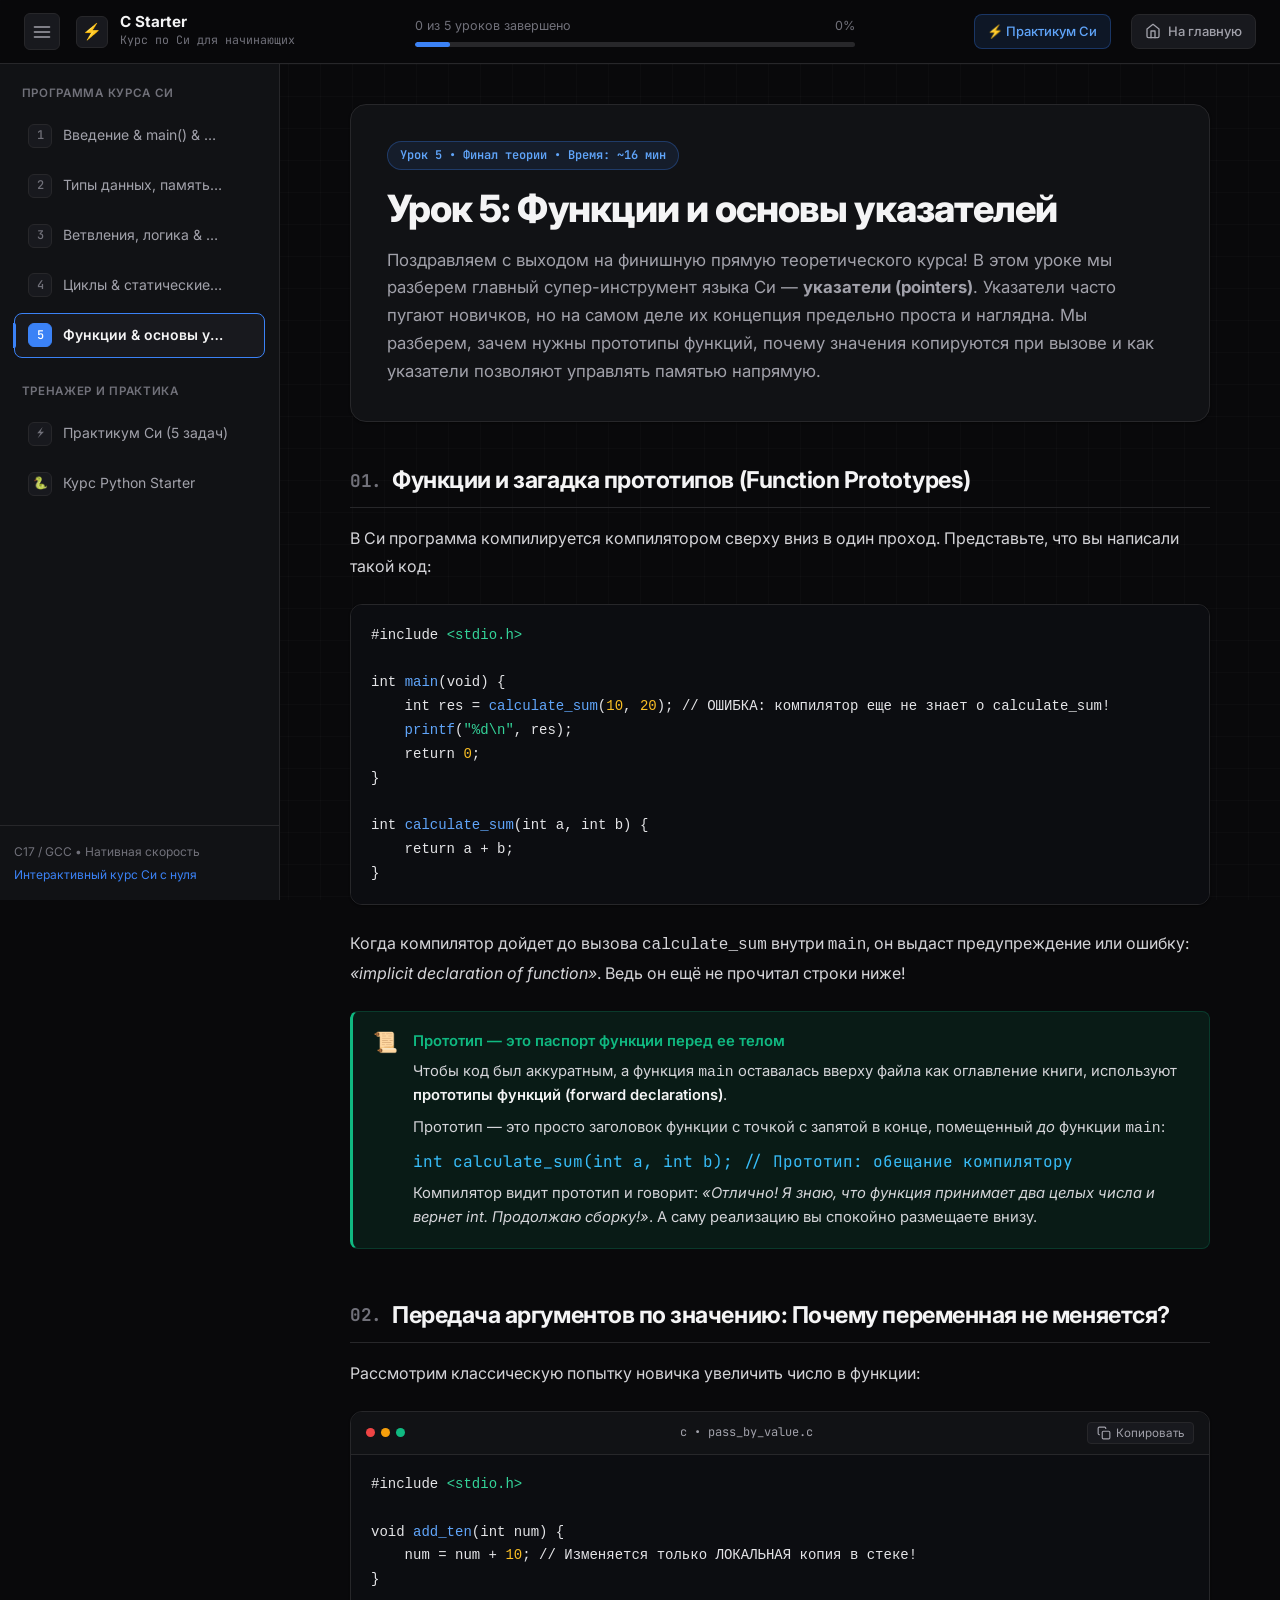
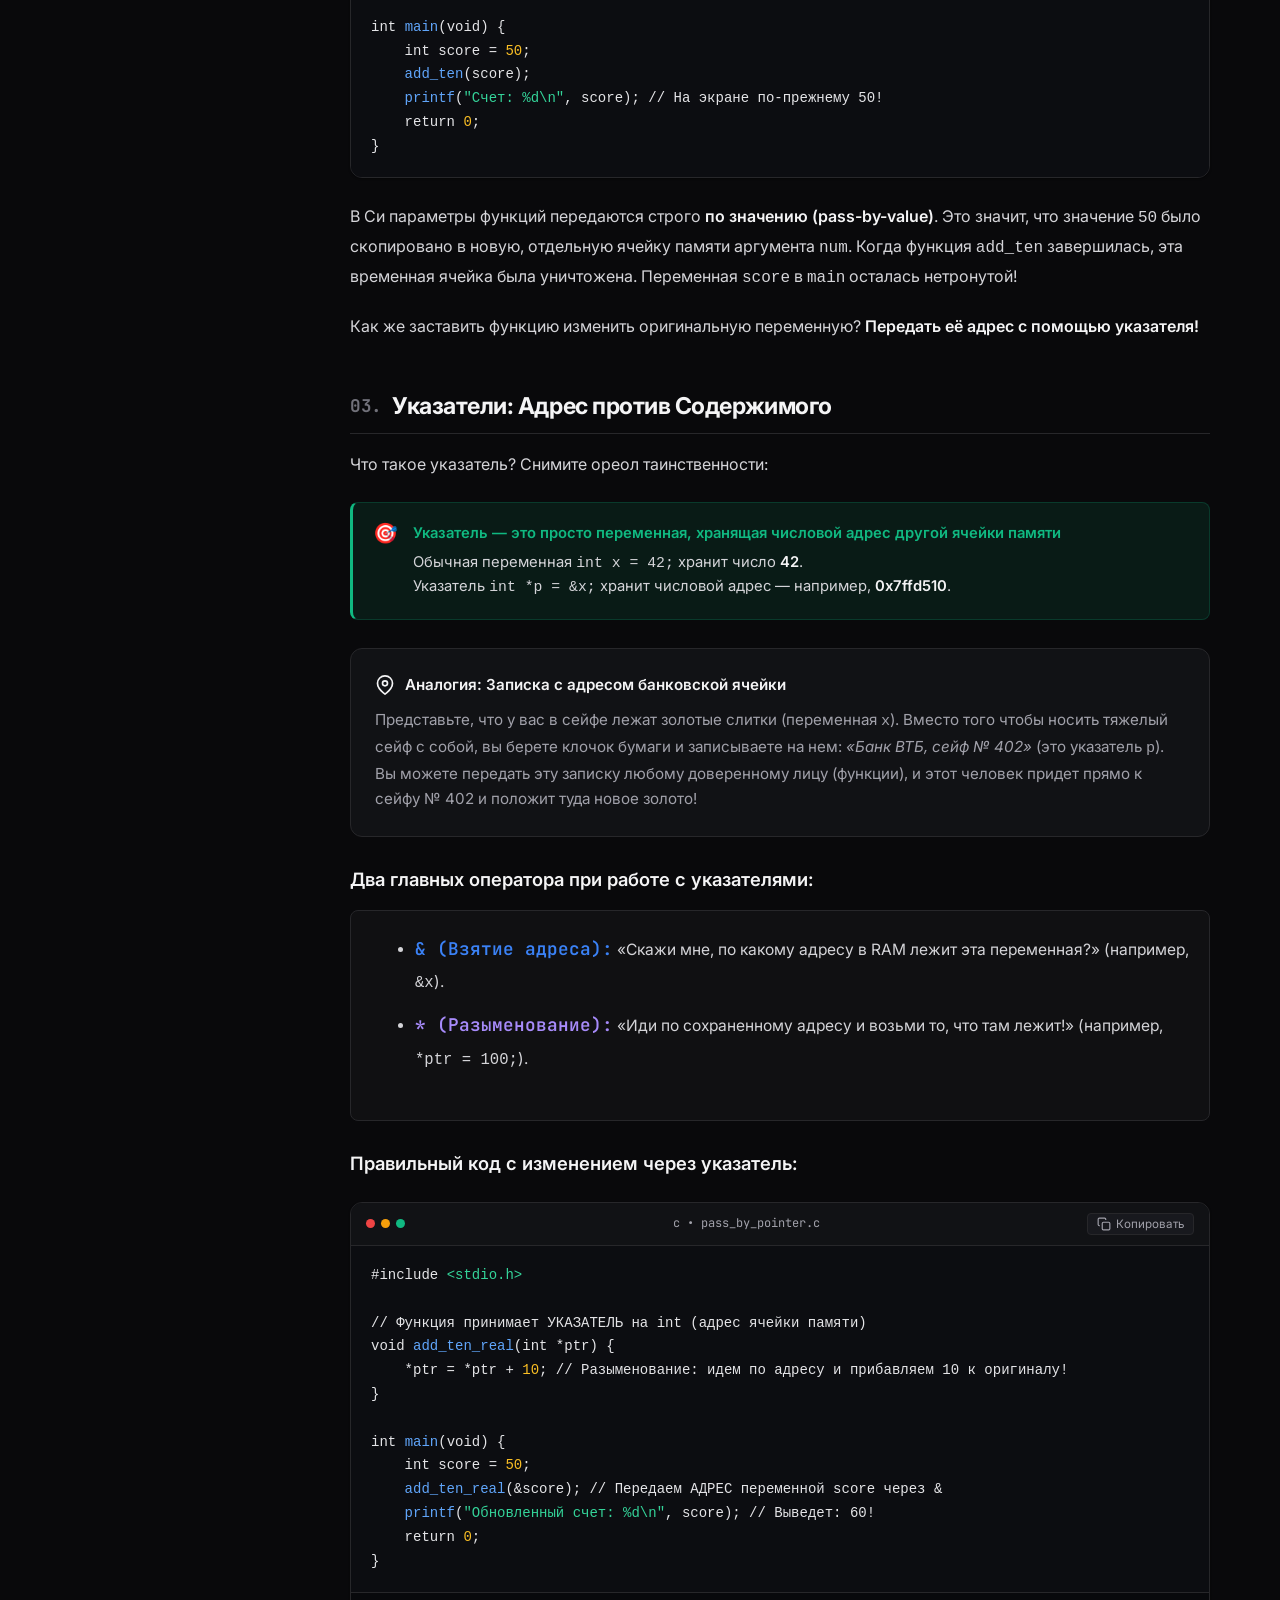
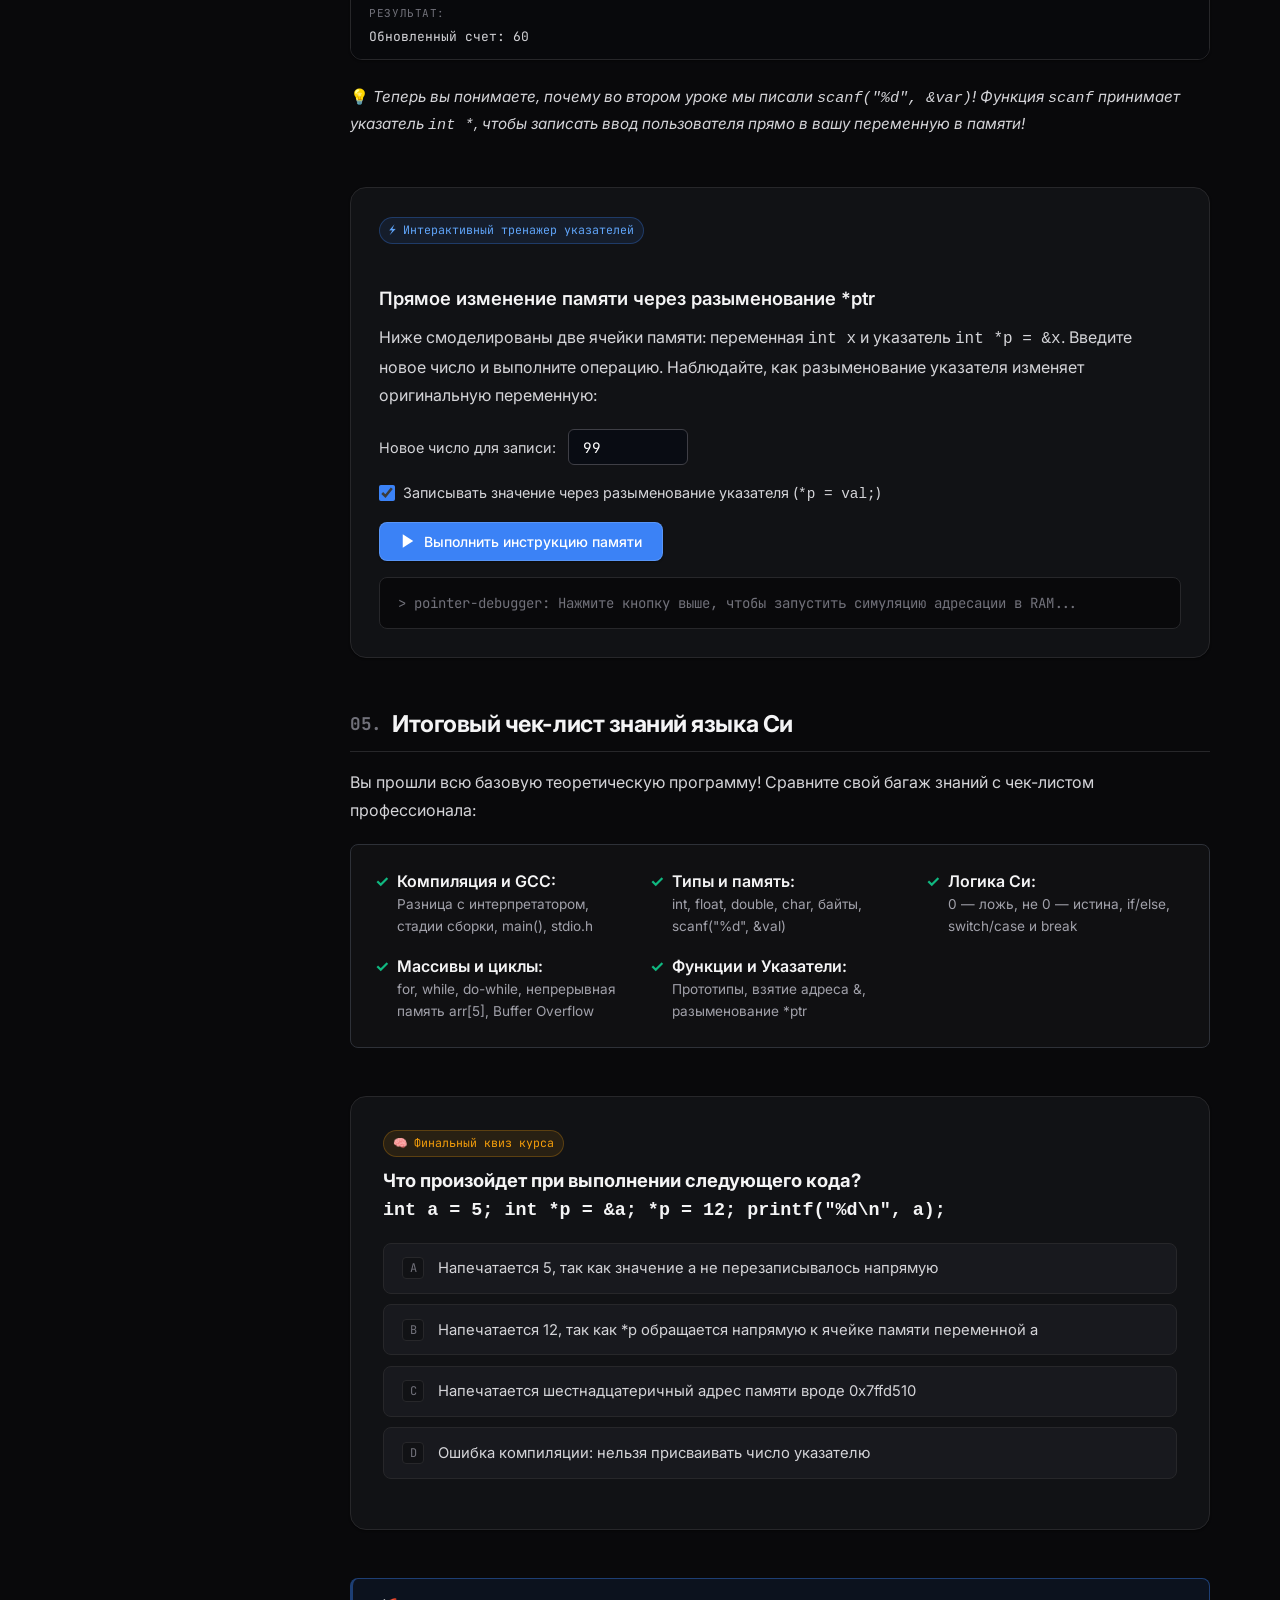
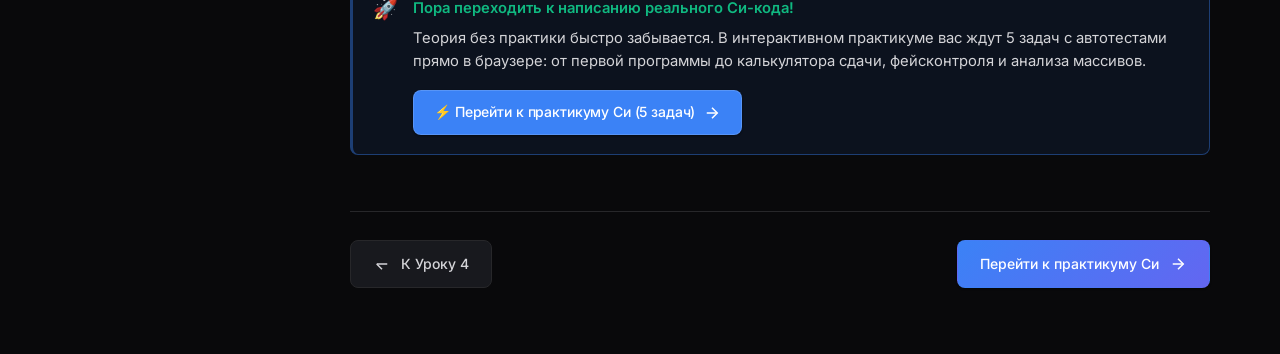
<file: c-lessons/05-functions.html>
<!DOCTYPE html>
<html lang="ru">
<head>
  <meta charset="UTF-8">
  <meta name="viewport" content="width=device-width, initial-scale=1.0">
  <title>Урок 5: Функции и основы указателей — C Starter</title>
  <meta name="description" content="Урок 5: Прототипы и определение функций в Си, передача по значению, концепция адресов памяти &amp;, указатели * и разыменование.">

  <!-- Favicon -->
  <link rel="icon" href="data:image/svg+xml,<svg xmlns='http://www.w3.org/2000/svg' viewBox='0 0 100 100'><text y='.9em' font-size='90'>⚡</text></svg>">

  <!-- Stylesheets -->
  <link rel="stylesheet" href="../styles/main.css">
  <link rel="stylesheet" href="../styles/python-course.css">
</head>
<body class="course-page" data-lesson="5">

  <!-- Unified Course Header -->
  <header class="course-header">
    <div class="header-left">
      <button class="sidebar-toggle-btn" id="sidebar-toggle-btn" aria-label="Переключить меню уроков">
        <svg width="20" height="20" viewBox="0 0 24 24" fill="none" stroke="currentColor" stroke-width="2" stroke-linecap="round" stroke-linejoin="round">
          <line x1="3" y1="12" x2="21" y2="12"></line>
          <line x1="3" y1="6" x2="21" y2="6"></line>
          <line x1="3" y1="18" x2="21" y2="18"></line>
        </svg>
      </button>

      <a href="../index.html" class="course-brand">
        <div class="course-brand-icon" style="background: linear-gradient(135deg, #3b82f6, #6366f1); box-shadow: 0 0 15px rgba(59, 130, 246, 0.4);">⚡</div>
        <div class="course-brand-text">
          <h1>C Starter</h1>
          <span>Курс по Си для начинающих</span>
        </div>
      </a>
    </div>

    <div class="header-center">
      <div class="progress-info">
        <span id="progress-count-text">0 из 5 уроков завершено</span>
        <span id="progress-percent-text">0%</span>
      </div>
      <div class="progress-bar-container">
        <div class="progress-bar-fill" id="progress-bar-fill" style="width: 100%;"></div>
      </div>
    </div>

    <div class="header-right">
      <a href="../c-practice.html" class="btn-nav-home" style="margin-right: 0.5rem; background: rgba(59, 130, 246, 0.12); border-color: rgba(59, 130, 246, 0.3); color: #60a5fa;">
        <span>⚡ Практикум Си</span>
      </a>
      <a href="../index.html" class="btn-nav-home">
        <svg width="16" height="16" viewBox="0 0 24 24" fill="none" stroke="currentColor" stroke-width="2" stroke-linecap="round" stroke-linejoin="round">
          <path d="M3 9l9-7 9 7v11a2 2 0 0 1-2 2H5a2 2 0 0 1-2-2z"></path>
          <polyline points="9 22 9 12 15 12 15 22"></polyline>
        </svg>
        <span>На главную</span>
      </a>
    </div>
  </header>

  <div class="sidebar-overlay" id="sidebar-overlay"></div>

  <!-- Layout Wrapper -->
  <div class="course-layout">

    <!-- Collapsible Sidebar Navigation -->
    <aside class="course-sidebar" id="course-sidebar">
      <div class="sidebar-content">
        <div class="sidebar-section-title">Программа курса Си</div>
        <ul class="lesson-nav-list">
          <li class="lesson-nav-item" id="nav-lesson-1">
            <a href="01-intro.html">
              <span class="lesson-number">1</span>
              <span class="lesson-title-text">Введение & main() & printf()</span>
              <span class="status-badge-icon"></span>
            </a>
          </li>
          <li class="lesson-nav-item" id="nav-lesson-2">
            <a href="02-variables.html">
              <span class="lesson-number">2</span>
              <span class="lesson-title-text">Типы данных, память & scanf()</span>
              <span class="status-badge-icon"></span>
            </a>
          </li>
          <li class="lesson-nav-item" id="nav-lesson-3">
            <a href="03-conditions.html">
              <span class="lesson-number">3</span>
              <span class="lesson-title-text">Ветвления, логика & switch</span>
              <span class="status-badge-icon"></span>
            </a>
          </li>
          <li class="lesson-nav-item" id="nav-lesson-4">
            <a href="04-loops.html">
              <span class="lesson-number">4</span>
              <span class="lesson-title-text">Циклы & статические массивы</span>
              <span class="status-badge-icon"></span>
            </a>
          </li>
          <li class="lesson-nav-item active" id="nav-lesson-5">
            <a href="05-functions.html">
              <span class="lesson-number">5</span>
              <span class="lesson-title-text">Функции & основы указателей</span>
              <span class="status-badge-icon"></span>
            </a>
          </li>
        </ul>

        <div class="sidebar-section-title">Тренажер и Практика</div>
        <ul class="lesson-nav-list">
          <li class="lesson-nav-item" id="nav-practice">
            <a href="../c-practice.html">
              <span class="lesson-number">⚡</span>
              <span class="lesson-title-text">Практикум Си (5 задач)</span>
            </a>
          </li>
          <li class="lesson-nav-item">
            <a href="../lessons/01-intro.html">
              <span class="lesson-number">🐍</span>
              <span class="lesson-title-text">Курс Python Starter</span>
            </a>
          </li>
        </ul>
      </div>

      <div class="sidebar-footer">
        <div>C17 / GCC • Нативная скорость</div>
        <div style="margin-top: 4px; color: var(--accent-cyan);">Интерактивный курс Си с нуля</div>
      </div>
    </aside>

    <!-- Main Content Area -->
    <main class="course-main">
      <article class="lesson-article">

        <!-- Hero Card -->
        <div class="lesson-hero-card">
          <div class="lesson-meta-pill">Урок 5 • Финал теории • Время: ~16 мин</div>
          <h1>Урок 5: Функции и основы указателей</h1>
          <p class="lesson-lead">
            Поздравляем с выходом на финишную прямую теоретического курса! В этом уроке мы разберем главный супер-инструмент языка Си — <strong>указатели (pointers)</strong>. Указатели часто пугают новичков, но на самом деле их концепция предельно проста и наглядна. Мы разберем, зачем нужны прототипы функций, почему значения копируются при вызове и как указатели позволяют управлять памятью напрямую.
          </p>
        </div>

        <!-- Section 1: Functions and Prototypes -->
        <section class="lesson-section">
          <h2><span class="section-idx">01.</span> Функции и загадка прототипов (Function Prototypes)</h2>
          <p>
            В Си программа компилируется компилятором сверху вниз в один проход. Представьте, что вы написали такой код:
          </p>

          <div class="code-window">
            <div class="code-body">
              <pre><span class="kw">#include</span> <span class="str">&lt;stdio.h&gt;</span>

<span class="kw">int</span> <span class="fn">main</span>(<span class="kw">void</span>) {
    <span class="kw">int</span> res = <span class="fn">calculate_sum</span>(<span class="num">10</span>, <span class="num">20</span>); <span class="cmt">// ОШИБКА: компилятор еще не знает о calculate_sum!</span>
    <span class="fn">printf</span>(<span class="str">"%d\n"</span>, res);
    <span class="kw">return</span> <span class="num">0</span>;
}

<span class="kw">int</span> <span class="fn">calculate_sum</span>(<span class="kw">int</span> a, <span class="kw">int</span> b) {
    <span class="kw">return</span> a + b;
}</pre>
            </div>
          </div>

          <p>
            Когда компилятор дойдет до вызова <code>calculate_sum</code> внутри <code>main</code>, он выдаст предупреждение или ошибку: <em>«implicit declaration of function»</em>. Ведь он ещё не прочитал строки ниже!
          </p>

          <div class="callout callout-tip">
            <div class="callout-icon">📜</div>
            <div class="callout-content">
              <div class="callout-title">Прототип — это паспорт функции перед ее телом</div>
              <p>
                Чтобы код был аккуратным, а функция <code>main</code> оставалась вверху файла как оглавление книги, используют <strong>прототипы функций (forward declarations)</strong>.
              </p>
              <p>
                Прототип — это просто заголовок функции с точкой с запятой в конце, помещенный <em>до</em> функции <code>main</code>:
              </p>
              <pre style="margin: 0.5rem 0; font-family: var(--font-mono); color: #38bdf8;">int calculate_sum(int a, int b); // Прототип: обещание компилятору</pre>
              <p>
                Компилятор видит прототип и говорит: <em>«Отлично! Я знаю, что функция принимает два целых числа и вернет int. Продолжаю сборку!»</em>. А саму реализацию вы спокойно размещаете внизу.
              </p>
            </div>
          </div>
        </section>

        <!-- Section 2: Pass by Value -->
        <section class="lesson-section">
          <h2><span class="section-idx">02.</span> Передача аргументов по значению: Почему переменная не меняется?</h2>
          <p>
            Рассмотрим классическую попытку новичка увеличить число в функции:
          </p>

          <div class="code-window">
            <div class="code-header">
              <div class="code-dots">
                <span class="code-dot dot-red"></span>
                <span class="code-dot dot-yellow"></span>
                <span class="code-dot dot-green"></span>
              </div>
              <div class="code-label">c • pass_by_value.c</div>
              <button class="code-copy-btn">
                <svg width="14" height="14" viewBox="0 0 24 24" fill="none" stroke="currentColor" stroke-width="2"><rect x="9" y="9" width="13" height="13" rx="2" ry="2"></rect><path d="M5 15H4a2 2 0 0 1-2-2V4a2 2 0 0 1 2-2h9a2 2 0 0 1 2 2v1"></path></svg>
                <span>Копировать</span>
              </button>
            </div>
            <div class="code-body">
              <pre><span class="kw">#include</span> <span class="str">&lt;stdio.h&gt;</span>

<span class="kw">void</span> <span class="fn">add_ten</span>(<span class="kw">int</span> num) {
    num = num + <span class="num">10</span>; <span class="cmt">// Изменяется только ЛОКАЛЬНАЯ копия в стеке!</span>
}

<span class="kw">int</span> <span class="fn">main</span>(<span class="kw">void</span>) {
    <span class="kw">int</span> score = <span class="num">50</span>;
    <span class="fn">add_ten</span>(score);
    <span class="fn">printf</span>(<span class="str">"Счет: %d\n"</span>, score); <span class="cmt">// На экране по-прежнему 50!</span>
    <span class="kw">return</span> <span class="num">0</span>;
}</pre>
            </div>
          </div>

          <p>
            В Си параметры функций передаются строго <strong>по значению (pass-by-value)</strong>. Это значит, что значение <code>50</code> было скопировано в новую, отдельную ячейку памяти аргумента <code>num</code>. Когда функция <code>add_ten</code> завершилась, эта временная ячейка была уничтожена. Переменная <code>score</code> в <code>main</code> осталась нетронутой!
          </p>
          <p>
            Как же заставить функцию изменить оригинальную переменную? <strong>Передать её адрес с помощью указателя!</strong>
          </p>
        </section>

        <!-- Section 3: Pointers Explained Simply -->
        <section class="lesson-section">
          <h2><span class="section-idx">03.</span> Указатели: Адрес против Содержимого</h2>
          <p>
            Что такое указатель? Снимите ореол таинственности:
          </p>
          <div class="callout callout-tip">
            <div class="callout-icon">🎯</div>
            <div class="callout-content">
              <div class="callout-title">Указатель — это просто переменная, хранящая числовой адрес другой ячейки памяти</div>
              <p>
                Обычная переменная <code>int x = 42;</code> хранит число <strong>42</strong>.<br>
                Указатель <code>int *p = &amp;x;</code> хранит числовой адрес — например, <strong>0x7ffd510</strong>.
              </p>
            </div>
          </div>

          <div class="analogy-card">
            <div class="analogy-header">
              <svg width="20" height="20" viewBox="0 0 24 24" fill="none" stroke="currentColor" stroke-width="2"><path d="M21 10c0 7-9 13-9 13s-9-6-9-13a9 9 0 0 1 18 0z"/><circle cx="12" cy="10" r="3"/></svg>
              <span>Аналогия: Записка с адресом банковской ячейки</span>
            </div>
            <div class="analogy-body">
              Представьте, что у вас в сейфе лежат золотые слитки (переменная <code>x</code>). Вместо того чтобы носить тяжелый сейф с собой, вы берете клочок бумаги и записываете на нем: <em>«Банк ВТБ, сейф № 402»</em> (это указатель <code>p</code>). Вы можете передать эту записку любому доверенному лицу (функции), и этот человек придет прямо к сейфу № 402 и положит туда новое золото!
            </div>
          </div>

          <h3>Два главных оператора при работе с указателями:</h3>
          <div style="background: rgba(255,255,255,0.03); border: 1px solid var(--border-subtle); border-radius: 8px; padding: 1.25rem; margin: 1rem 0;">
            <ul style="margin-left: 1.25rem; color: var(--text-secondary); line-height: 2;">
              <li>
                <strong style="color: var(--accent-cyan); font-family: var(--font-mono); font-size: 1.1rem;">&amp; (Взятие адреса):</strong> 
                «Скажи мне, по какому адресу в RAM лежит эта переменная?» (например, <code>&amp;x</code>).
              </li>
              <li>
                <strong style="color: var(--syntax-builtin); font-family: var(--font-mono); font-size: 1.1rem;">* (Разыменование):</strong> 
                «Иди по сохраненному адресу и возьми то, что там лежит!» (например, <code>*ptr = 100;</code>).
              </li>
            </ul>
          </div>

          <h3>Правильный код с изменением через указатель:</h3>
          <div class="code-window">
            <div class="code-header">
              <div class="code-dots">
                <span class="code-dot dot-red"></span>
                <span class="code-dot dot-yellow"></span>
                <span class="code-dot dot-green"></span>
              </div>
              <div class="code-label">c • pass_by_pointer.c</div>
              <button class="code-copy-btn">
                <svg width="14" height="14" viewBox="0 0 24 24" fill="none" stroke="currentColor" stroke-width="2"><rect x="9" y="9" width="13" height="13" rx="2" ry="2"></rect><path d="M5 15H4a2 2 0 0 1-2-2V4a2 2 0 0 1 2-2h9a2 2 0 0 1 2 2v1"></path></svg>
                <span>Копировать</span>
              </button>
            </div>
            <div class="code-body">
              <pre><span class="kw">#include</span> <span class="str">&lt;stdio.h&gt;</span>

<span class="cmt">// Функция принимает УКАЗАТЕЛЬ на int (адрес ячейки памяти)</span>
<span class="kw">void</span> <span class="fn">add_ten_real</span>(<span class="kw">int</span> *ptr) {
    *ptr = *ptr + <span class="num">10</span>; <span class="cmt">// Разыменование: идем по адресу и прибавляем 10 к оригиналу!</span>
}

<span class="kw">int</span> <span class="fn">main</span>(<span class="kw">void</span>) {
    <span class="kw">int</span> score = <span class="num">50</span>;
    <span class="fn">add_ten_real</span>(&amp;score); <span class="cmt">// Передаем АДРЕС переменной score через &amp;</span>
    <span class="fn">printf</span>(<span class="str">"Обновленный счет: %d\n"</span>, score); <span class="cmt">// Выведет: 60!</span>
    <span class="kw">return</span> <span class="num">0</span>;
}</pre>
            </div>
            <div class="code-output">
              <div class="output-label">Результат:</div>
              <div class="output-text">Обновленный счет: 60</div>
            </div>
          </div>
          <p style="font-size: 0.95rem; color: var(--text-secondary);">
            💡 <em>Теперь вы понимаете, почему во втором уроке мы писали <code>scanf("%d", &amp;var)</code>! Функция <code>scanf</code> принимает указатель <code>int *</code>, чтобы записать ввод пользователя прямо в вашу переменную в памяти!</em>
          </p>
        </section>

        <!-- Section 4: Interactive Pointer Sandbox -->
        <section class="lesson-section">
          <div class="playground-box">
            <div class="playground-badge">⚡ Интерактивный тренажер указателей</div>
            <h3 class="playground-title">Прямое изменение памяти через разыменование *ptr</h3>
            <p class="playground-desc">
              Ниже смоделированы две ячейки памяти: переменная <code>int x</code> и указатель <code>int *p = &amp;x</code>. Введите новое число и выполните операцию. Наблюдайте, как разыменование указателя изменяет оригинальную переменную:
            </p>

            <div style="margin-bottom: 1rem; display:flex; flex-wrap:wrap; gap:0.75rem; align-items:center;">
              <label for="c-ptr-val-field" style="font-size:0.9rem; color:var(--text-secondary);">Новое число для записи:</label>
              <input type="number" id="c-ptr-val-field" class="c-ptr-val" value="99" style="background:#090c13; border:1px solid var(--border-bright); color:#fff; padding:0.45rem 0.85rem; border-radius:6px; font-family:var(--font-mono); font-size:0.9rem; width:120px; outline:none;">
            </div>

            <div style="margin-bottom:1rem;">
              <label style="display:flex; align-items:center; gap:0.5rem; font-size:0.9rem; color:var(--text-secondary); cursor:pointer;">
                <input type="checkbox" class="c-ptr-mode" checked style="accent-color:var(--accent-indigo); width:16px; height:16px;">
                <span>Записывать значение через разыменование указателя (<code>*p = val;</code>)</span>
              </label>
            </div>

            <div class="interactive-controls">
              <button class="btn-run-code" data-action="c-run-pointers">
                <svg width="18" height="18" viewBox="0 0 24 24" fill="currentColor">
                  <polygon points="5 3 19 12 5 21 5 3"></polygon>
                </svg>
                <span>Выполнить инструкцию памяти</span>
              </button>
            </div>

            <div class="playground-live-terminal">
              <span class="terminal-prompt">&gt; pointer-debugger:</span>
              <span class="terminal-output" style="color: var(--text-dim);">Нажмите кнопку выше, чтобы запустить симуляцию адресации в RAM...</span>
            </div>
          </div>
        </section>

        <!-- Section 5: Course Completion Checklist -->
        <section class="lesson-section">
          <h2><span class="section-idx">05.</span> Итоговый чек-лист знаний языка Си</h2>
          <p>
            Вы прошли всю базовую теоретическую программу! Сравните свой багаж знаний с чек-листом профессионала:
          </p>

          <div style="background: rgba(255,255,255,0.03); border: 1px solid var(--border-medium); border-radius: 8px; padding: 1.5rem; margin: 1rem 0;">
            <div style="display: grid; grid-template-columns: repeat(auto-fit, minmax(240px, 1fr)); gap: 1rem;">
              <div style="display:flex; gap:0.5rem; align-items:flex-start;">
                <span style="color:#10b981; font-weight:bold;">✓</span>
                <div>
                  <strong>Компиляция и GCC:</strong>
                  <div style="font-size:0.85rem; color:var(--text-muted);">Разница с интерпретатором, стадии сборки, main(), stdio.h</div>
                </div>
              </div>

              <div style="display:flex; gap:0.5rem; align-items:flex-start;">
                <span style="color:#10b981; font-weight:bold;">✓</span>
                <div>
                  <strong>Типы и память:</strong>
                  <div style="font-size:0.85rem; color:var(--text-muted);">int, float, double, char, байты, scanf("%d", &amp;val)</div>
                </div>
              </div>

              <div style="display:flex; gap:0.5rem; align-items:flex-start;">
                <span style="color:#10b981; font-weight:bold;">✓</span>
                <div>
                  <strong>Логика Си:</strong>
                  <div style="font-size:0.85rem; color:var(--text-muted);">0 — ложь, не 0 — истина, if/else, switch/case и break</div>
                </div>
              </div>

              <div style="display:flex; gap:0.5rem; align-items:flex-start;">
                <span style="color:#10b981; font-weight:bold;">✓</span>
                <div>
                  <strong>Массивы и циклы:</strong>
                  <div style="font-size:0.85rem; color:var(--text-muted);">for, while, do-while, непрерывная память arr[5], Buffer Overflow</div>
                </div>
              </div>

              <div style="display:flex; gap:0.5rem; align-items:flex-start;">
                <span style="color:#10b981; font-weight:bold;">✓</span>
                <div>
                  <strong>Функции и Указатели:</strong>
                  <div style="font-size:0.85rem; color:var(--text-muted);">Прототипы, взятие адреса &amp;, разыменование *ptr</div>
                </div>
              </div>
            </div>
          </div>
        </section>

        <!-- Section 6: Quiz -->
        <section class="lesson-section">
          <div class="quiz-section">
            <div class="quiz-badge">🧠 Финальный квиз курса</div>
            <div class="quiz-question">
              Что произойдет при выполнении следующего кода?<br>
              <code>int a = 5; int *p = &amp;a; *p = 12; printf("%d\n", a);</code>
            </div>

            <div class="quiz-options">
              <button class="quiz-btn" data-correct="false" data-explanation="Переменная а не останется равной 5, так как инструкция *p = 12 разыменовывает указатель и меняет значение именно в ячейке а.">
                <span class="quiz-option-marker">A</span>
                <span>Напечатается 5, так как значение а не перезаписывалось напрямую</span>
              </button>

              <button class="quiz-btn" data-correct="true" data-explanation="Великолепно! Указатель р хранит адрес переменной а. Инструкция *p = 12 переходит по этому адресу в память и записывает туда число 12. Поэтому переменная а теперь хранит 12!">
                <span class="quiz-option-marker">B</span>
                <span>Напечатается 12, так как *p обращается напрямую к ячейке памяти переменной a</span>
              </button>

              <button class="quiz-btn" data-correct="false" data-explanation="На экран выведется именно значение, а не шестнадцатеричный адрес памяти (для адреса использовался бы спецификатор %p и сам указатель p).">
                <span class="quiz-option-marker">C</span>
                <span>Напечатается шестнадцатеричный адрес памяти вроде 0x7ffd510</span>
              </button>

              <button class="quiz-btn" data-correct="false" data-explanation="Синтаксис абсолютно валиден и каноничен для языка Си.">
                <span class="quiz-option-marker">D</span>
                <span>Ошибка компиляции: нельзя присваивать число указателю</span>
              </button>
            </div>

            <div class="quiz-feedback"></div>
          </div>
        </section>

        <!-- Grand Celebration & CTA to Practice -->
        <div class="callout callout-tip" style="border-color: rgba(59, 130, 246, 0.4); background: rgba(59, 130, 246, 0.08);">
          <div class="callout-icon">🚀</div>
          <div class="callout-content">
            <div class="callout-title">Пора переходить к написанию реального Си-кода!</div>
            <p>
              Теория без практики быстро забывается. В интерактивном практикуме вас ждут 5 задач с автотестами прямо в браузере: от первой программы до калькулятора сдачи, фейсконтроля и анализа массивов.
            </p>
            <div style="margin-top: 1rem;">
              <a href="../c-practice.html" class="btn btn-primary" style="display:inline-flex; align-items:center; gap:0.5rem; text-decoration:none;">
                <span>⚡ Перейти к практикуму Си (5 задач)</span>
                <svg width="18" height="18" viewBox="0 0 24 24" fill="none" stroke="currentColor" stroke-width="2"><line x1="5" y1="12" x2="19" y2="12"></line><polyline points="12 5 19 12 12 19"></polyline></svg>
              </a>
            </div>
          </div>
        </div>

        <!-- Lesson Navigation Footer -->
        <footer class="lesson-nav-footer">
          <a href="04-loops.html" class="btn-lesson-nav btn-lesson-prev">
            <svg width="18" height="18" viewBox="0 0 24 24" fill="none" stroke="currentColor" stroke-width="2"><line x1="19" y1="12" x2="5" y2="12"></line><polyline points="12 19 5 12 12 19"></polyline></svg>
            <span>К Уроку 4</span>
          </a>

          <a href="../c-practice.html" class="btn-lesson-nav btn-finish-lesson" style="background: linear-gradient(135deg, #3b82f6, #6366f1); border-color: transparent;">
            <span>Перейти к практикуму Си</span>
            <svg width="18" height="18" viewBox="0 0 24 24" fill="none" stroke="currentColor" stroke-width="2"><line x1="5" y1="12" x2="19" y2="12"></line><polyline points="12 5 19 12 12 19"></polyline></svg>
          </a>
        </footer>

      </article>
    </main>
  </div>

  <!-- Course Scripts -->
  <script src="../js/c-progress.js"></script>
</body>
</html>
</file>
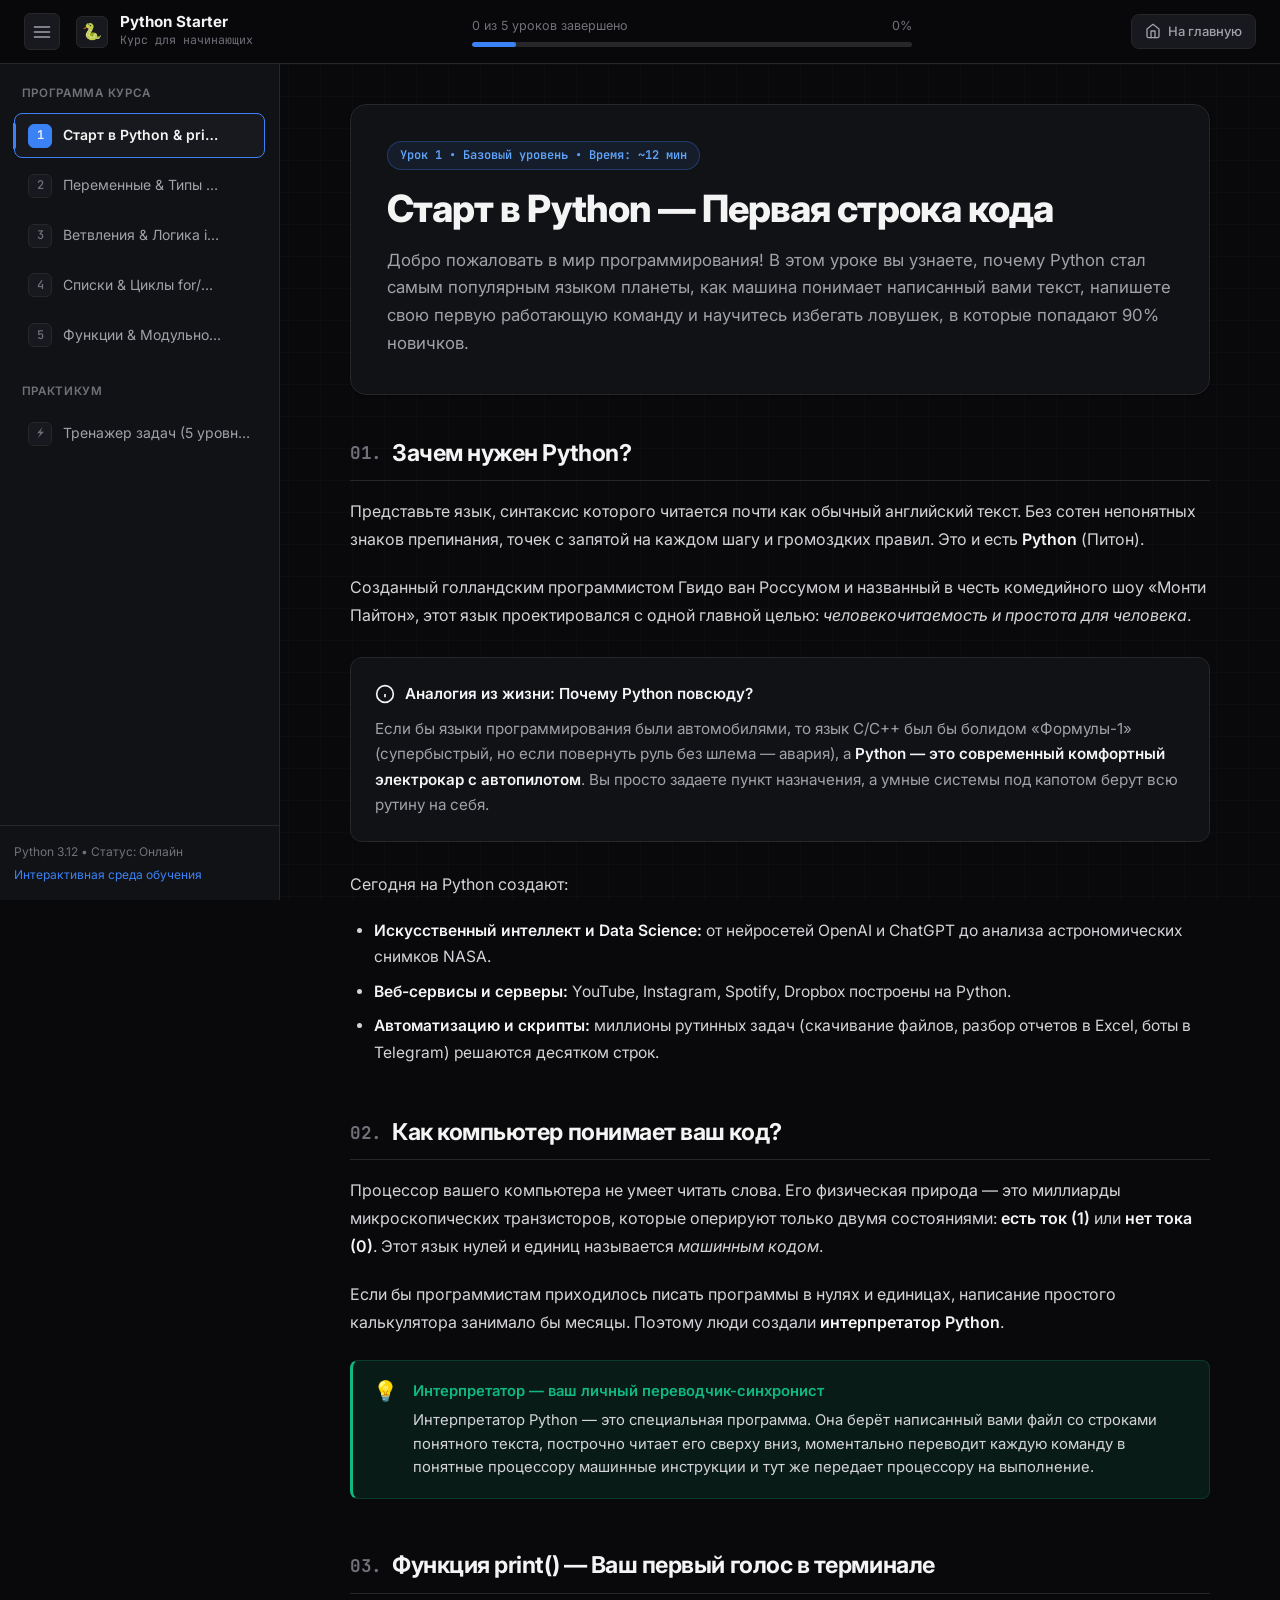
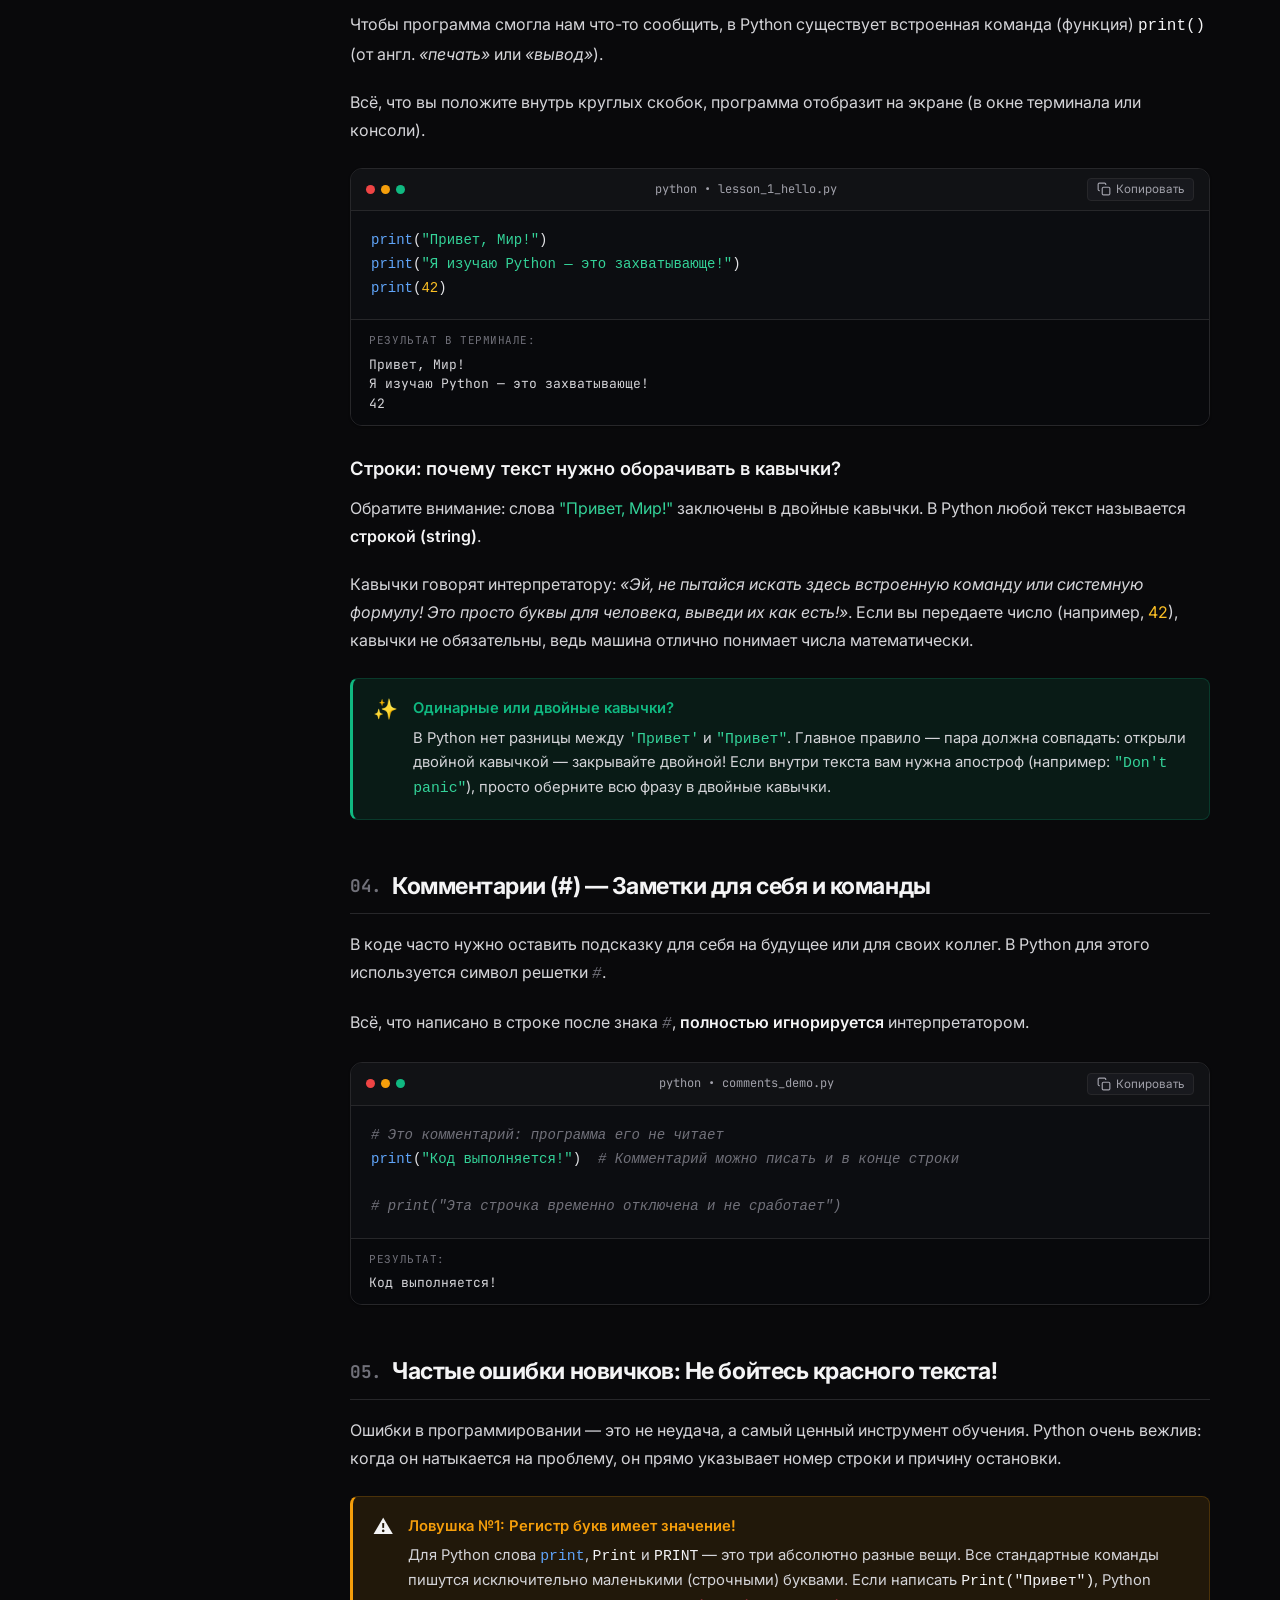
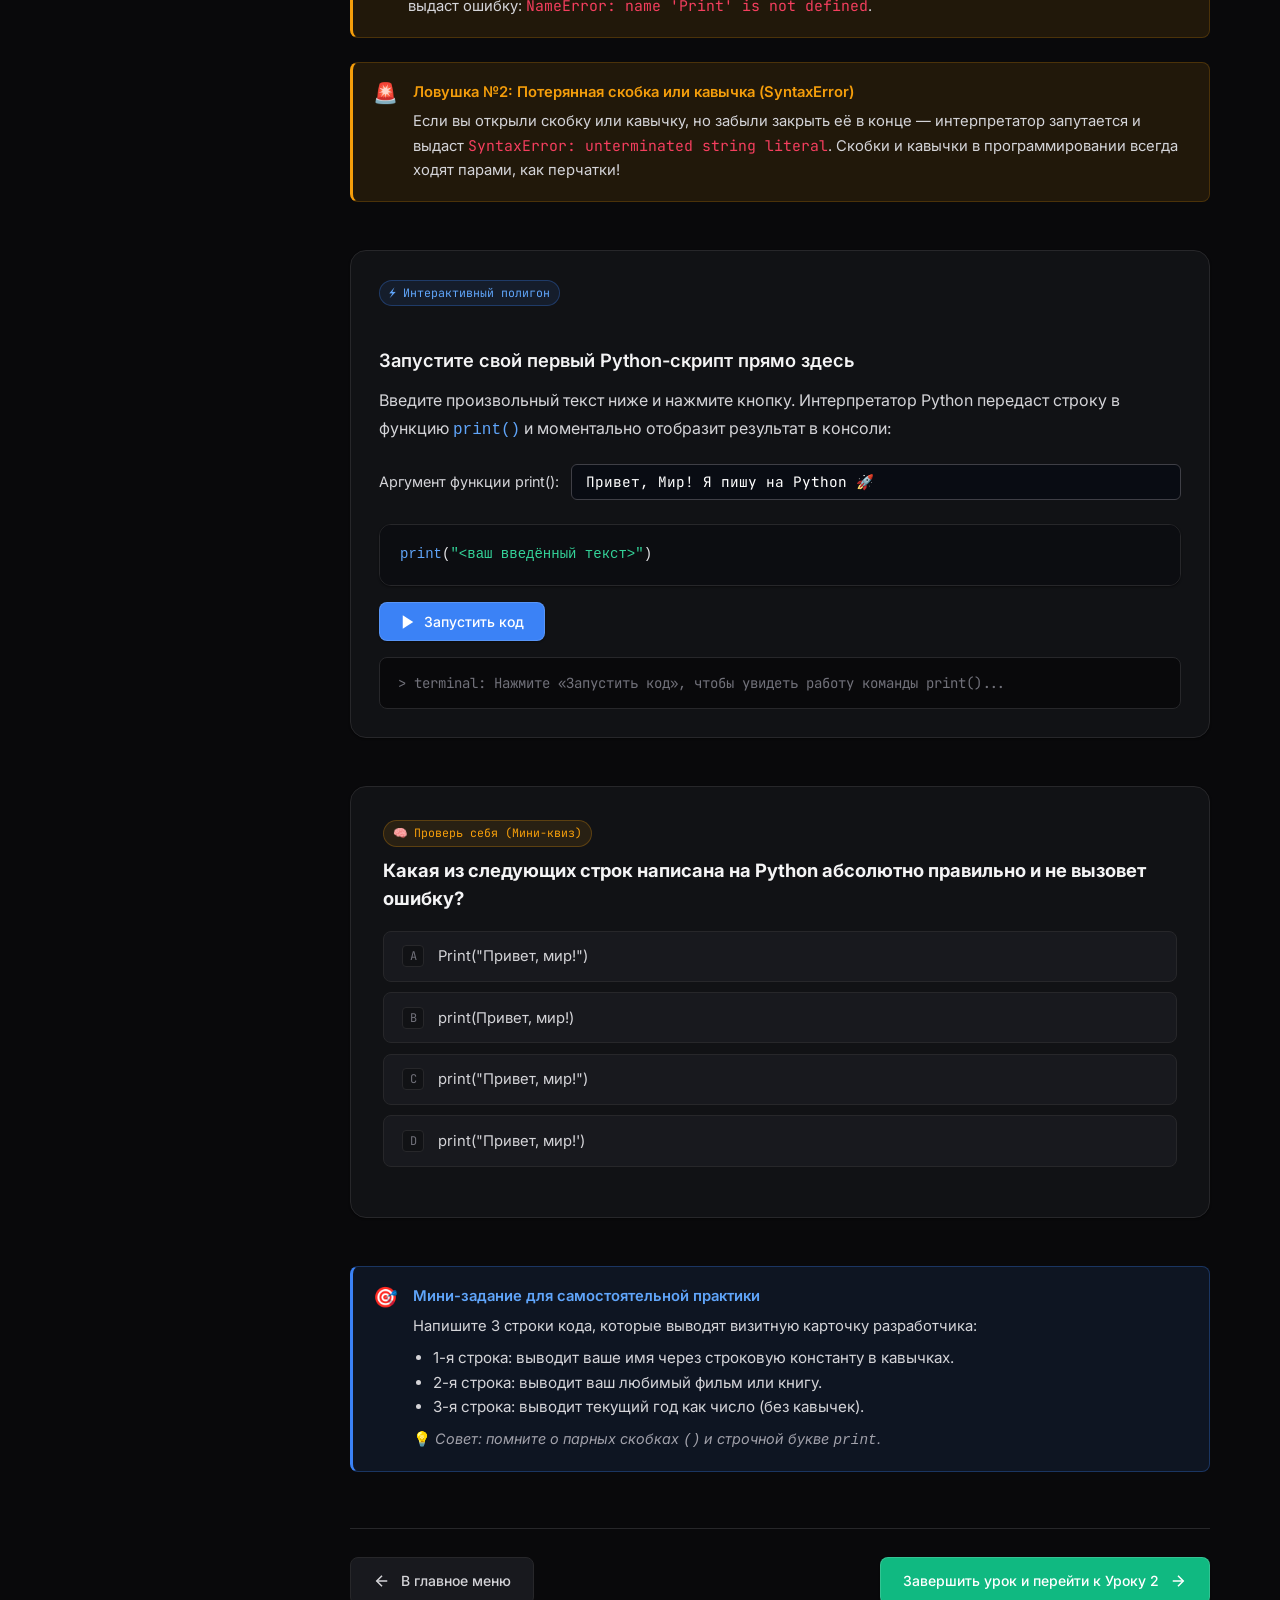
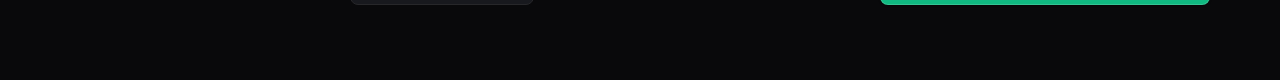
<file: lessons/01-intro.html>
<!DOCTYPE html>
<html lang="ru">
<head>
  <meta charset="UTF-8">
  <meta name="viewport" content="width=device-width, initial-scale=1.0">
  <title>Урок 1: Старт в Python — Первая строка кода</title>
  <meta name="description" content="Изучите основы Python с нуля: почему он популярен, как работает интерпретатор, функция print(), строки, комментарии и частые ошибки.">

  <!-- Favicon -->
  <link rel="icon" href="data:image/svg+xml,<svg xmlns='http://www.w3.org/2000/svg' viewBox='0 0 100 100'><text y='.9em' font-size='90'>🐍</text></svg>">

  <!-- Course Stylesheet -->
  <link rel="stylesheet" href="../styles/python-course.css">
</head>
<body class="course-page" data-lesson="1">

  <!-- Unified Course Header -->
  <header class="course-header">
    <div class="header-left">
      <button class="sidebar-toggle-btn" id="sidebar-toggle-btn" aria-label="Переключить меню уроков">
        <svg width="20" height="20" viewBox="0 0 24 24" fill="none" stroke="currentColor" stroke-width="2" stroke-linecap="round" stroke-linejoin="round">
          <line x1="3" y1="12" x2="21" y2="12"></line>
          <line x1="3" y1="6" x2="21" y2="6"></line>
          <line x1="3" y1="18" x2="21" y2="18"></line>
        </svg>
      </button>

      <a href="../index.html" class="course-brand">
        <div class="course-brand-icon">🐍</div>
        <div class="course-brand-text">
          <h1>Python Starter</h1>
          <span>Курс для начинающих</span>
        </div>
      </a>
    </div>

    <div class="header-center">
      <div class="progress-info">
        <span id="progress-count-text">0 из 5 уроков завершено</span>
        <span id="progress-percent-text">0%</span>
      </div>
      <div class="progress-bar-container">
        <div class="progress-bar-fill" id="progress-bar-fill" style="width: 20%;"></div>
      </div>
    </div>

    <div class="header-right">
      <a href="../index.html" class="btn-nav-home">
        <svg width="16" height="16" viewBox="0 0 24 24" fill="none" stroke="currentColor" stroke-width="2" stroke-linecap="round" stroke-linejoin="round">
          <path d="M3 9l9-7 9 7v11a2 2 0 0 1-2 2H5a2 2 0 0 1-2-2z"></path>
          <polyline points="9 22 9 12 15 12 15 22"></polyline>
        </svg>
        <span>На главную</span>
      </a>
    </div>
  </header>

  <div class="sidebar-overlay" id="sidebar-overlay"></div>

  <!-- Layout Wrapper -->
  <div class="course-layout">

    <!-- Collapsible Sidebar Navigation -->
    <aside class="course-sidebar" id="course-sidebar">
      <div class="sidebar-content">
        <div class="sidebar-section-title">Программа курса</div>
        <ul class="lesson-nav-list">
          <li class="lesson-nav-item active" id="nav-lesson-1">
            <a href="01-intro.html">
              <span class="lesson-number">1</span>
              <span class="lesson-title-text">Старт в Python & print()</span>
              <span class="status-badge-icon"></span>
            </a>
          </li>
          <li class="lesson-nav-item" id="nav-lesson-2">
            <a href="02-variables.html">
              <span class="lesson-number">2</span>
              <span class="lesson-title-text">Переменные & Типы данных</span>
              <span class="status-badge-icon"></span>
            </a>
          </li>
          <li class="lesson-nav-item" id="nav-lesson-3">
            <a href="03-conditions.html">
              <span class="lesson-number">3</span>
              <span class="lesson-title-text">Ветвления & Логика if/else</span>
              <span class="status-badge-icon"></span>
            </a>
          </li>
          <li class="lesson-nav-item" id="nav-lesson-4">
            <a href="04-loops.html">
              <span class="lesson-number">4</span>
              <span class="lesson-title-text">Списки & Циклы for/while</span>
              <span class="status-badge-icon"></span>
            </a>
          </li>
          <li class="lesson-nav-item" id="nav-lesson-5">
            <a href="05-functions.html">
              <span class="lesson-number">5</span>
              <span class="lesson-title-text">Функции & Модульность</span>
              <span class="status-badge-icon"></span>
            </a>
          </li>
        </ul>

        <div class="sidebar-section-title">Практикум</div>
        <ul class="lesson-nav-list">
          <li class="lesson-nav-item" id="nav-practice">
            <a href="../practice.html">
              <span class="lesson-number">⚡</span>
              <span class="lesson-title-text">Тренажер задач (5 уровней)</span>
            </a>
          </li>
        </ul>
      </div>

      <div class="sidebar-footer">
        <div>Python 3.12 • Статус: Онлайн</div>
        <div style="margin-top: 4px; color: var(--accent-cyan);">Интерактивная среда обучения</div>
      </div>
    </aside>

    <!-- Main Content Area -->
    <main class="course-main">
      <article class="lesson-article">

        <!-- Hero Card -->
        <div class="lesson-hero-card">
          <div class="lesson-meta-pill">Урок 1 • Базовый уровень • Время: ~12 мин</div>
          <h1>Старт в Python — Первая строка кода</h1>
          <p class="lesson-lead">
            Добро пожаловать в мир программирования! В этом уроке вы узнаете, почему Python стал самым популярным языком планеты, как машина понимает написанный вами текст, напишете свою первую работающую команду и научитесь избегать ловушек, в которые попадают 90% новичков.
          </p>
        </div>

        <!-- Section 1: Why Python? -->
        <section class="lesson-section">
          <h2><span class="section-idx">01.</span> Зачем нужен Python?</h2>
          <p>
            Представьте язык, синтаксис которого читается почти как обычный английский текст. Без сотен непонятных знаков препинания, точек с запятой на каждом шагу и громоздких правил. Это и есть <strong>Python</strong> (Питон).
          </p>
          <p>
            Созданный голландским программистом Гвидо ван Россумом и названный в честь комедийного шоу «Монти Пайтон», этот язык проектировался с одной главной целью: <em>человекочитаемость и простота для человека</em>.
          </p>

          <div class="analogy-card">
            <div class="analogy-header">
              <svg width="20" height="20" viewBox="0 0 24 24" fill="none" stroke="currentColor" stroke-width="2"><circle cx="12" cy="12" r="10"></circle><line x1="12" y1="16" x2="12" y2="12"></line><line x1="12" y1="8" x2="12.01" y2="8"></line></svg>
              <span>Аналогия из жизни: Почему Python повсюду?</span>
            </div>
            <div class="analogy-body">
              Если бы языки программирования были автомобилями, то язык C/C++ был бы болидом «Формулы-1» (супербыстрый, но если повернуть руль без шлема — авария), а <strong>Python — это современный комфортный электрокар с автопилотом</strong>. Вы просто задаете пункт назначения, а умные системы под капотом берут всю рутину на себя.
            </div>
          </div>

          <p>Сегодня на Python создают:</p>
          <ul>
            <li><strong>Искусственный интеллект и Data Science:</strong> от нейросетей OpenAI и ChatGPT до анализа астрономических снимков NASA.</li>
            <li><strong>Веб-сервисы и серверы:</strong> YouTube, Instagram, Spotify, Dropbox построены на Python.</li>
            <li><strong>Автоматизацию и скрипты:</strong> миллионы рутинных задач (скачивание файлов, разбор отчетов в Excel, боты в Telegram) решаются десятком строк.</li>
          </ul>
        </section>

        <!-- Section 2: How Computer Understands Code -->
        <section class="lesson-section">
          <h2><span class="section-idx">02.</span> Как компьютер понимает ваш код?</h2>
          <p>
            Процессор вашего компьютера не умеет читать слова. Его физическая природа — это миллиарды микроскопических транзисторов, которые оперируют только двумя состояниями: <strong>есть ток (1)</strong> или <strong>нет тока (0)</strong>. Этот язык нулей и единиц называется <em>машинным кодом</em>.
          </p>
          <p>
            Если бы программистам приходилось писать программы в нулях и единицах, написание простого калькулятора занимало бы месяцы. Поэтому люди создали <strong>интерпретатор Python</strong>.
          </p>

          <div class="callout callout-tip">
            <div class="callout-icon">💡</div>
            <div class="callout-content">
              <div class="callout-title">Интерпретатор — ваш личный переводчик-синхронист</div>
              <p>
                Интерпретатор Python — это специальная программа. Она берёт написанный вами файл со строками понятного текста, построчно читает его сверху вниз, моментально переводит каждую команду в понятные процессору машинные инструкции и тут же передает процессору на выполнение.
              </p>
            </div>
          </div>
        </section>

        <!-- Section 3: The print() Function -->
        <section class="lesson-section">
          <h2><span class="section-idx">03.</span> Функция print() — Ваш первый голос в терминале</h2>
          <p>
            Чтобы программа смогла нам что-то сообщить, в Python существует встроенная команда (функция) <code class="var">print()</code> (от англ. <em>«печать»</em> или <em>«вывод»</em>).
          </p>
          <p>
            Всё, что вы положите внутрь круглых скобок, программа отобразит на экране (в окне терминала или консоли).
          </p>

          <div class="code-window">
            <div class="code-header">
              <div class="code-dots">
                <span class="code-dot dot-red"></span>
                <span class="code-dot dot-yellow"></span>
                <span class="code-dot dot-green"></span>
              </div>
              <div class="code-label">python • lesson_1_hello.py</div>
              <button class="code-copy-btn">
                <svg width="14" height="14" viewBox="0 0 24 24" fill="none" stroke="currentColor" stroke-width="2"><rect x="9" y="9" width="13" height="13" rx="2" ry="2"></rect><path d="M5 15H4a2 2 0 0 1-2-2V4a2 2 0 0 1 2-2h9a2 2 0 0 1 2 2v1"></path></svg>
                <span>Копировать</span>
              </button>
            </div>
            <div class="code-body">
              <pre><span class="fn">print</span>(<span class="str">"Привет, Мир!"</span>)
<span class="fn">print</span>(<span class="str">"Я изучаю Python — это захватывающе!"</span>)
<span class="fn">print</span>(<span class="num">42</span>)</pre>
            </div>
            <div class="code-output">
              <div class="output-label">Результат в терминале:</div>
              <div class="output-text">Привет, Мир!
Я изучаю Python — это захватывающе!
42</div>
            </div>
          </div>

          <h3>Строки: почему текст нужно оборачивать в кавычки?</h3>
          <p>
            Обратите внимание: слова <span class="str">"Привет, Мир!"</span> заключены в двойные кавычки. В Python любой текст называется <strong>строкой (string)</strong>.
          </p>
          <p>
            Кавычки говорят интерпретатору: <em>«Эй, не пытайся искать здесь встроенную команду или системную формулу! Это просто буквы для человека, выведи их как есть!»</em>. Если вы передаете число (например, <span class="num">42</span>), кавычки не обязательны, ведь машина отлично понимает числа математически.
          </p>

          <div class="callout callout-tip">
            <div class="callout-icon">✨</div>
            <div class="callout-content">
              <div class="callout-title">Одинарные или двойные кавычки?</div>
              <p>
                В Python нет разницы между <code class="str">'Привет'</code> и <code class="str">"Привет"</code>. Главное правило — пара должна совпадать: открыли двойной кавычкой — закрывайте двойной! Если внутри текста вам нужна апостроф (например: <code class="str">"Don't panic"</code>), просто оберните всю фразу в двойные кавычки.
              </p>
            </div>
          </div>
        </section>

        <!-- Section 4: Comments -->
        <section class="lesson-section">
          <h2><span class="section-idx">04.</span> Комментарии (#) — Заметки для себя и команды</h2>
          <p>
            В коде часто нужно оставить подсказку для себя на будущее или для своих коллег. В Python для этого используется символ решетки <code class="cm">#</code>.
          </p>
          <p>
            Всё, что написано в строке после знака <code class="cm">#</code>, <strong>полностью игнорируется</strong> интерпретатором.
          </p>

          <div class="code-window">
            <div class="code-header">
              <div class="code-dots">
                <span class="code-dot dot-red"></span>
                <span class="code-dot dot-yellow"></span>
                <span class="code-dot dot-green"></span>
              </div>
              <div class="code-label">python • comments_demo.py</div>
              <button class="code-copy-btn">
                <svg width="14" height="14" viewBox="0 0 24 24" fill="none" stroke="currentColor" stroke-width="2"><rect x="9" y="9" width="13" height="13" rx="2" ry="2"></rect><path d="M5 15H4a2 2 0 0 1-2-2V4a2 2 0 0 1 2-2h9a2 2 0 0 1 2 2v1"></path></svg>
                <span>Копировать</span>
              </button>
            </div>
            <div class="code-body">
              <pre><span class="cm"># Это комментарий: программа его не читает</span>
<span class="fn">print</span>(<span class="str">"Код выполняется!"</span>)  <span class="cm"># Комментарий можно писать и в конце строки</span>

<span class="cm"># print("Эта строчка временно отключена и не сработает")</span></pre>
            </div>
            <div class="code-output">
              <div class="output-label">Результат:</div>
              <div class="output-text">Код выполняется!</div>
            </div>
          </div>
        </section>

        <!-- Section 5: Common Beginner Mistakes -->
        <section class="lesson-section">
          <h2><span class="section-idx">05.</span> Частые ошибки новичков: Не бойтесь красного текста!</h2>
          <p>
            Ошибки в программировании — это не неудача, а самый ценный инструмент обучения. Python очень вежлив: когда он натыкается на проблему, он прямо указывает номер строки и причину остановки.
          </p>

          <div class="callout callout-warning">
            <div class="callout-icon">⚠️</div>
            <div class="callout-content">
              <div class="callout-title">Ловушка №1: Регистр букв имеет значение!</div>
              <p>
                Для Python слова <code class="fn">print</code>, <code class="var">Print</code> и <code class="var">PRINT</code> — это три абсолютно разные вещи. Все стандартные команды пишутся исключительно маленькими (строчными) буквами. Если написать <code class="var">Print("Привет")</code>, Python выдаст ошибку: <span style="color:#f43f5e; font-family:var(--font-mono);">NameError: name 'Print' is not defined</span>.
              </p>
            </div>
          </div>

          <div class="callout callout-warning">
            <div class="callout-icon">🚨</div>
            <div class="callout-content">
              <div class="callout-title">Ловушка №2: Потерянная скобка или кавычка (SyntaxError)</div>
              <p>
                Если вы открыли скобку или кавычку, но забыли закрыть её в конце — интерпретатор запутается и выдаст <span style="color:#f43f5e; font-family:var(--font-mono);">SyntaxError: unterminated string literal</span>. Скобки и кавычки в программировании всегда ходят парами, как перчатки!
              </p>
            </div>
          </div>
        </section>

        <!-- Section 6: Interactive Playground -->
        <section class="lesson-section">
          <div class="playground-box">
            <div class="playground-badge">⚡ Интерактивный полигон</div>
            <h3 class="playground-title">Запустите свой первый Python-скрипт прямо здесь</h3>
            <p class="playground-desc">
              Введите произвольный текст ниже и нажмите кнопку. Интерпретатор Python передаст строку в функцию <code class="fn">print()</code> и моментально отобразит результат в консоли:
            </p>

            <div style="margin-bottom: 1rem; display:flex; flex-wrap:wrap; gap:0.75rem; align-items:center;">
              <label for="playground-intro-input" style="font-size:0.9rem; color:var(--text-secondary);">Аргумент функции print():</label>
              <input type="text" id="playground-intro-input" class="playground-text-input" value="Привет, Мир! Я пишу на Python 🚀" style="background:#090c13; border:1px solid var(--border-bright); color:#fff; padding:0.45rem 0.85rem; border-radius:6px; font-family:var(--font-mono); font-size:0.9rem; outline:none; flex:1; min-width:240px;">
            </div>

            <div class="code-window" style="margin-bottom: 1rem;">
              <div class="code-body">
                <pre><span class="fn">print</span>(<span class="str">"&lt;ваш введённый текст&gt;"</span>)</pre>
              </div>
            </div>

            <div class="interactive-controls">
              <button class="btn-run-code" data-action="print-hello">
                <svg width="18" height="18" viewBox="0 0 24 24" fill="currentColor">
                  <polygon points="5 3 19 12 5 21 5 3"></polygon>
                </svg>
                <span>Запустить код</span>
              </button>
            </div>

            <div class="playground-live-terminal">
              <span class="terminal-prompt">&gt; terminal:</span>
              <span class="terminal-output" style="color: var(--text-dim);">Нажмите «Запустить код», чтобы увидеть работу команды print()...</span>
            </div>
          </div>
        </section>

        <!-- Section 7: Mini-Quiz for Self-Check -->
        <section class="lesson-section">
          <div class="quiz-section">
            <div class="quiz-badge">🧠 Проверь себя (Мини-квиз)</div>
            <div class="quiz-question">
              Какая из следующих строк написана на Python абсолютно правильно и не вызовет ошибку?
            </div>

            <div class="quiz-options">
              <button class="quiz-btn" data-correct="false" data-explanation="Внимание на регистр: команда 'Print' написана с заглавной буквы P. Python чувствителен к регистру и выдаст NameError.">
                <span class="quiz-option-marker">A</span>
                <span>Print("Привет, мир!")</span>
              </button>

              <button class="quiz-btn" data-correct="false" data-explanation="Здесь текст не обернут в кавычки! Python решит, что Привет — это переменная, которой не существует, и выдаст ошибку.">
                <span class="quiz-option-marker">B</span>
                <span>print(Привет, мир!)</span>
              </button>

              <button class="quiz-btn" data-correct="true" data-explanation="Идеально! Функция print написана со строчной буквы, а строка аккуратно заключена в парные кавычки.">
                <span class="quiz-option-marker">C</span>
                <span>print("Привет, мир!")</span>
              </button>

              <button class="quiz-btn" data-correct="false" data-explanation="Обратите внимание на кавычки: строка открыта двойной кавычкой, а закрыта одинарной. Кавычки обязаны быть одинакового типа.">
                <span class="quiz-option-marker">D</span>
                <span>print("Привет, мир!')</span>
              </button>
            </div>

            <div class="quiz-feedback"></div>
          </div>
        </section>

        <!-- Mini-Challenge Callout -->
        <div class="callout callout-task">
          <div class="callout-icon">🎯</div>
          <div class="callout-content">
            <div class="callout-title">Мини-задание для самостоятельной практики</div>
            <p>
              Напишите 3 строки кода, которые выводят визитную карточку разработчика:
            </p>
            <ul style="margin: 0.5rem 0 0.5rem 1.25rem; font-size: 0.95rem; color: var(--text-secondary);">
              <li>1-я строка: выводит ваше имя через строковую константу в кавычках.</li>
              <li>2-я строка: выводит ваш любимый фильм или книгу.</li>
              <li>3-я строка: выводит текущий год как число (без кавычек).</li>
            </ul>
            <p style="font-size: 0.9rem; color: var(--text-muted); margin: 0;">
              💡 <em>Совет: помните о парных скобках <code>()</code> и строчной букве <code>print</code>.</em>
            </p>
          </div>
        </div>

        <!-- Lesson Navigation Footer -->
        <footer class="lesson-nav-footer">
          <a href="../index.html" class="btn-lesson-nav btn-lesson-prev">
            <svg width="18" height="18" viewBox="0 0 24 24" fill="none" stroke="currentColor" stroke-width="2"><line x1="19" y1="12" x2="5" y2="12"></line><polyline points="12 19 5 12 12 5"></polyline></svg>
            <span>В главное меню</span>
          </a>

          <a href="02-variables.html" class="btn-lesson-nav btn-finish-lesson">
            <span>Завершить урок и перейти к Уроку 2</span>
            <svg width="18" height="18" viewBox="0 0 24 24" fill="none" stroke="currentColor" stroke-width="2"><line x1="5" y1="12" x2="19" y2="12"></line><polyline points="12 5 19 12 12 19"></polyline></svg>
          </a>
        </footer>

      </article>
    </main>
  </div>

  <!-- Course Scripts -->
  <script src="../js/course-progress.js"></script>
</body>
</html>
</file>
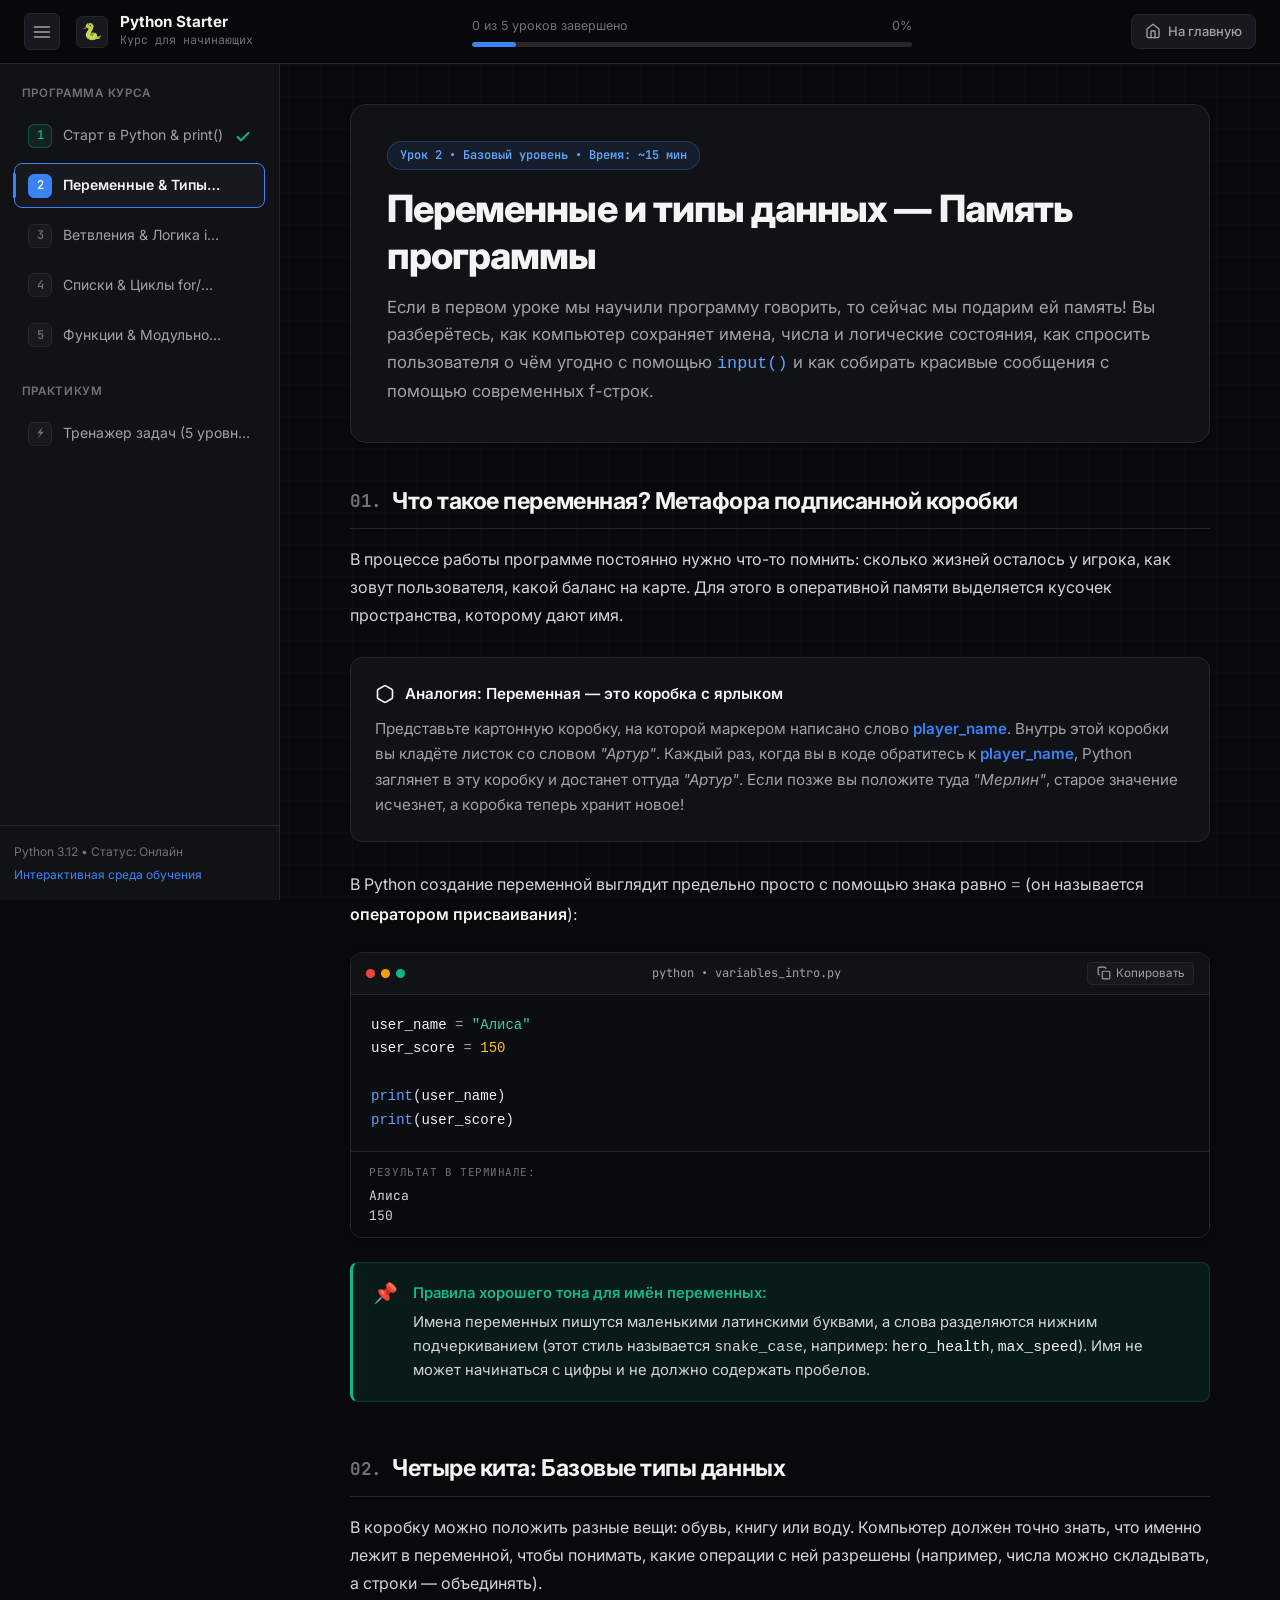
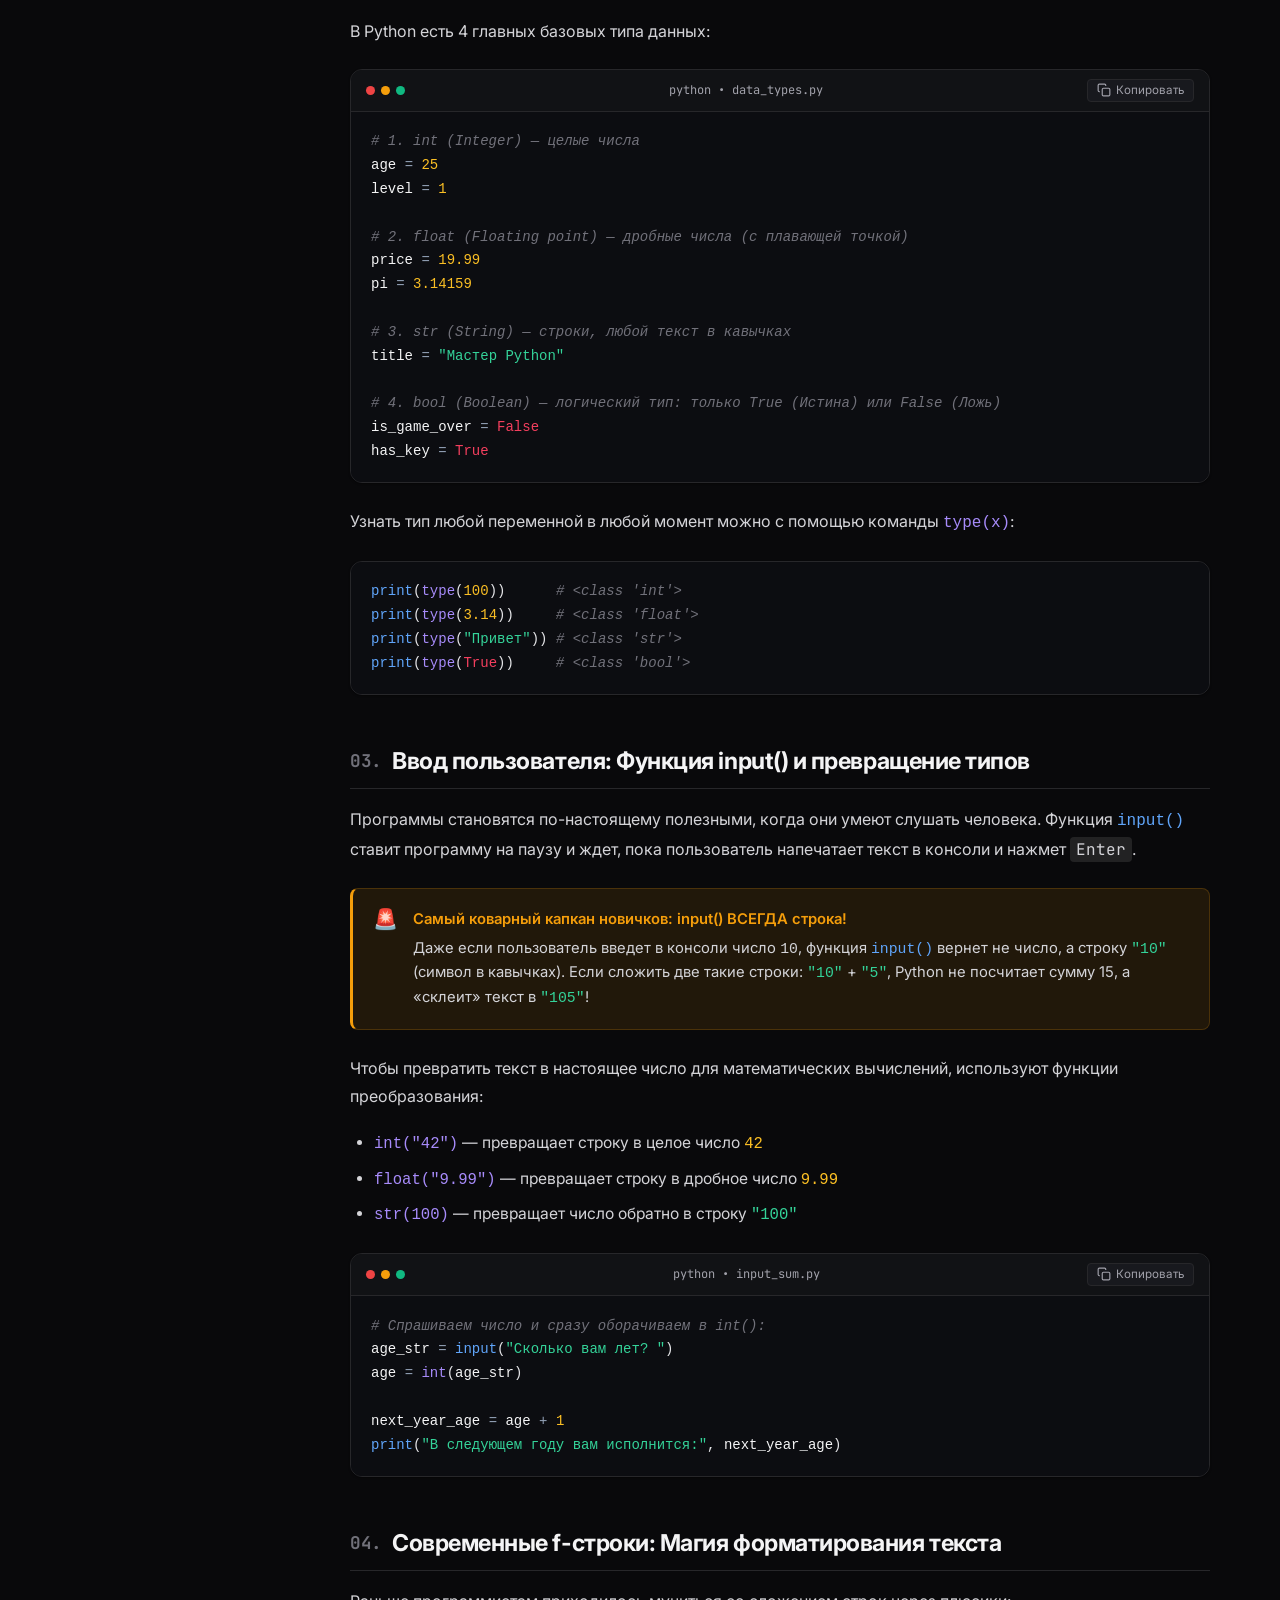
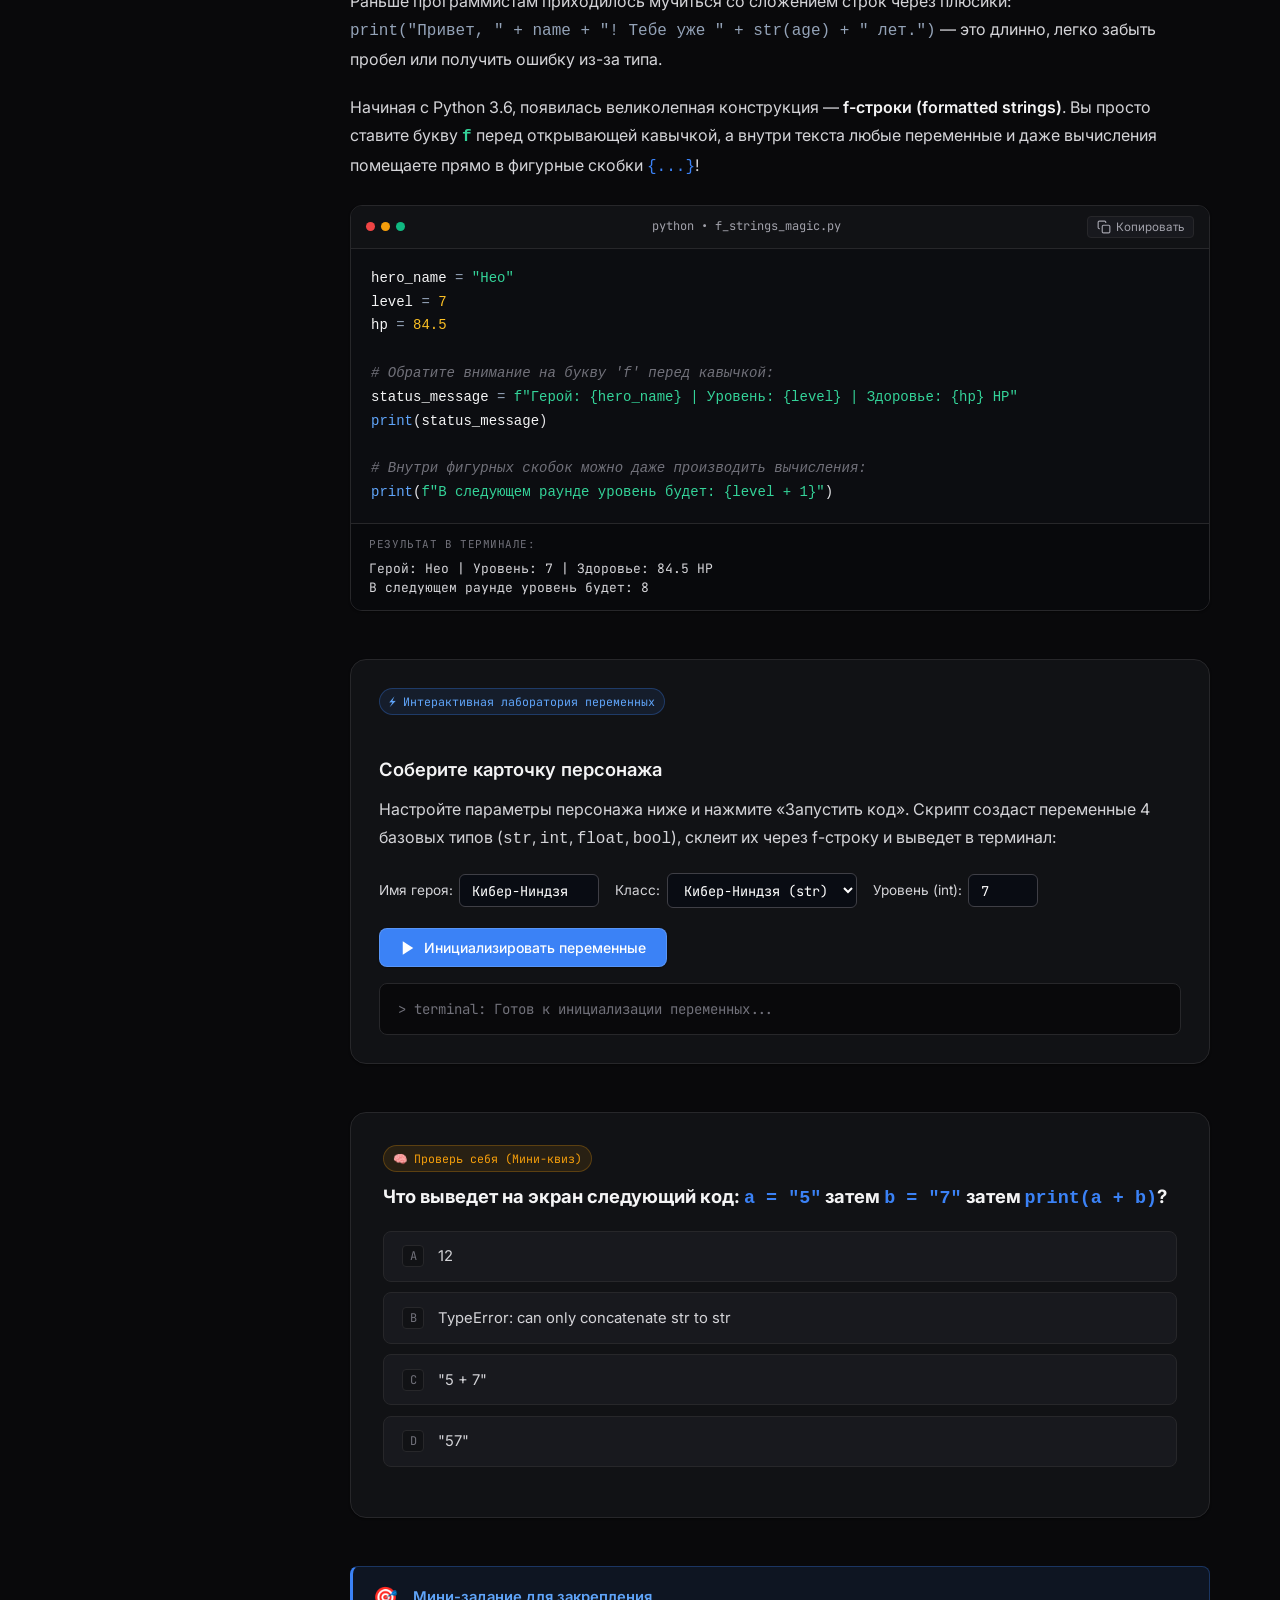
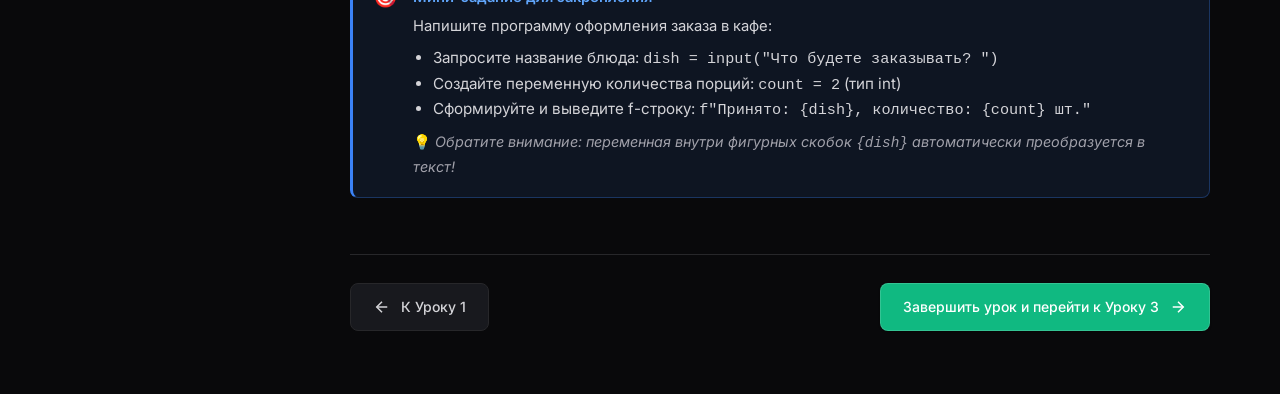
<file: lessons/02-variables.html>
<!DOCTYPE html>
<html lang="ru">
<head>
  <meta charset="UTF-8">
  <meta name="viewport" content="width=device-width, initial-scale=1.0">
  <title>Урок 2: Переменные и типы данных — Память программы</title>
  <meta name="description" content="Узнайте, как компьютер хранит данные: метафора подписанной коробки, int, float, str, bool, пользовательский ввод input(), преобразование типов и f-строки.">

  <!-- Favicon -->
  <link rel="icon" href="data:image/svg+xml,<svg xmlns='http://www.w3.org/2000/svg' viewBox='0 0 100 100'><text y='.9em' font-size='90'>📦</text></svg>">

  <!-- Course Stylesheet -->
  <link rel="stylesheet" href="../styles/python-course.css">
</head>
<body class="course-page" data-lesson="2">

  <!-- Unified Course Header -->
  <header class="course-header">
    <div class="header-left">
      <button class="sidebar-toggle-btn" id="sidebar-toggle-btn" aria-label="Переключить меню уроков">
        <svg width="20" height="20" viewBox="0 0 24 24" fill="none" stroke="currentColor" stroke-width="2" stroke-linecap="round" stroke-linejoin="round">
          <line x1="3" y1="12" x2="21" y2="12"></line>
          <line x1="3" y1="6" x2="21" y2="6"></line>
          <line x1="3" y1="18" x2="21" y2="18"></line>
        </svg>
      </button>

      <a href="../index.html" class="course-brand">
        <div class="course-brand-icon">🐍</div>
        <div class="course-brand-text">
          <h1>Python Starter</h1>
          <span>Курс для начинающих</span>
        </div>
      </a>
    </div>

    <div class="header-center">
      <div class="progress-info">
        <span id="progress-count-text">1 из 5 уроков завершено</span>
        <span id="progress-percent-text">20%</span>
      </div>
      <div class="progress-bar-container">
        <div class="progress-bar-fill" id="progress-bar-fill" style="width: 40%;"></div>
      </div>
    </div>

    <div class="header-right">
      <a href="../index.html" class="btn-nav-home">
        <svg width="16" height="16" viewBox="0 0 24 24" fill="none" stroke="currentColor" stroke-width="2" stroke-linecap="round" stroke-linejoin="round">
          <path d="M3 9l9-7 9 7v11a2 2 0 0 1-2 2H5a2 2 0 0 1-2-2z"></path>
          <polyline points="9 22 9 12 15 12 15 22"></polyline>
        </svg>
        <span>На главную</span>
      </a>
    </div>
  </header>

  <div class="sidebar-overlay" id="sidebar-overlay"></div>

  <!-- Layout Wrapper -->
  <div class="course-layout">

    <!-- Collapsible Sidebar Navigation -->
    <aside class="course-sidebar" id="course-sidebar">
      <div class="sidebar-content">
        <div class="sidebar-section-title">Программа курса</div>
        <ul class="lesson-nav-list">
          <li class="lesson-nav-item completed" id="nav-lesson-1">
            <a href="01-intro.html">
              <span class="lesson-number">1</span>
              <span class="lesson-title-text">Старт в Python & print()</span>
              <span class="status-badge-icon">
                <svg width="18" height="18" viewBox="0 0 24 24" fill="none" stroke="currentColor" stroke-width="3" stroke-linecap="round" stroke-linejoin="round">
                  <polyline points="20 6 9 17 4 12"></polyline>
                </svg>
              </span>
            </a>
          </li>
          <li class="lesson-nav-item active" id="nav-lesson-2">
            <a href="02-variables.html">
              <span class="lesson-number">2</span>
              <span class="lesson-title-text">Переменные & Типы данных</span>
              <span class="status-badge-icon"></span>
            </a>
          </li>
          <li class="lesson-nav-item" id="nav-lesson-3">
            <a href="03-conditions.html">
              <span class="lesson-number">3</span>
              <span class="lesson-title-text">Ветвления & Логика if/else</span>
              <span class="status-badge-icon"></span>
            </a>
          </li>
          <li class="lesson-nav-item" id="nav-lesson-4">
            <a href="04-loops.html">
              <span class="lesson-number">4</span>
              <span class="lesson-title-text">Списки & Циклы for/while</span>
              <span class="status-badge-icon"></span>
            </a>
          </li>
          <li class="lesson-nav-item" id="nav-lesson-5">
            <a href="05-functions.html">
              <span class="lesson-number">5</span>
              <span class="lesson-title-text">Функции & Модульность</span>
              <span class="status-badge-icon"></span>
            </a>
          </li>
        </ul>

        <div class="sidebar-section-title">Практикум</div>
        <ul class="lesson-nav-list">
          <li class="lesson-nav-item" id="nav-practice">
            <a href="../practice.html">
              <span class="lesson-number">⚡</span>
              <span class="lesson-title-text">Тренажер задач (5 уровней)</span>
            </a>
          </li>
        </ul>
      </div>

      <div class="sidebar-footer">
        <div>Python 3.12 • Статус: Онлайн</div>
        <div style="margin-top: 4px; color: var(--accent-cyan);">Интерактивная среда обучения</div>
      </div>
    </aside>

    <!-- Main Content Area -->
    <main class="course-main">
      <article class="lesson-article">

        <!-- Hero Card -->
        <div class="lesson-hero-card">
          <div class="lesson-meta-pill">Урок 2 • Базовый уровень • Время: ~15 мин</div>
          <h1>Переменные и типы данных — Память программы</h1>
          <p class="lesson-lead">
            Если в первом уроке мы научили программу говорить, то сейчас мы подарим ей память! Вы разберётесь, как компьютер сохраняет имена, числа и логические состояния, как спросить пользователя о чём угодно с помощью <code class="fn">input()</code> и как собирать красивые сообщения с помощью современных f-строк.
          </p>
        </div>

        <!-- Section 1: Variable Metaphor -->
        <section class="lesson-section">
          <h2><span class="section-idx">01.</span> Что такое переменная? Метафора подписанной коробки</h2>
          <p>
            В процессе работы программе постоянно нужно что-то помнить: сколько жизней осталось у игрока, как зовут пользователя, какой баланс на карте. Для этого в оперативной памяти выделяется кусочек пространства, которому дают имя.
          </p>

          <div class="analogy-card">
            <div class="analogy-header">
              <svg width="20" height="20" viewBox="0 0 24 24" fill="none" stroke="currentColor" stroke-width="2"><path d="M21 16V8a2 2 0 0 0-1-1.73l-7-4a2 2 0 0 0-2 0l-7 4A2 2 0 0 0 3 8v8a2 2 0 0 0 1 1.73l7 4a2 2 0 0 0 2 0l7-4A2 2 0 0 0 21 16z"></path></svg>
              <span>Аналогия: Переменная — это коробка с ярлыком</span>
            </div>
            <div class="analogy-body">
              Представьте картонную коробку, на которой маркером написано слово <strong style="color:var(--accent-cyan);">player_name</strong>. Внутрь этой коробки вы кладёте листок со словом <em>"Артур"</em>. Каждый раз, когда вы в коде обратитесь к <strong style="color:var(--accent-cyan);">player_name</strong>, Python заглянет в эту коробку и достанет оттуда <em>"Артур"</em>. Если позже вы положите туда <em>"Мерлин"</em>, старое значение исчезнет, а коробка теперь хранит новое!
            </div>
          </div>

          <p>В Python создание переменной выглядит предельно просто с помощью знака равно <code class="op">=</code> (он называется <strong>оператором присваивания</strong>):</p>

          <div class="code-window">
            <div class="code-header">
              <div class="code-dots">
                <span class="code-dot dot-red"></span>
                <span class="code-dot dot-yellow"></span>
                <span class="code-dot dot-green"></span>
              </div>
              <div class="code-label">python • variables_intro.py</div>
              <button class="code-copy-btn">
                <svg width="14" height="14" viewBox="0 0 24 24" fill="none" stroke="currentColor" stroke-width="2"><rect x="9" y="9" width="13" height="13" rx="2" ry="2"></rect><path d="M5 15H4a2 2 0 0 1-2-2V4a2 2 0 0 1 2-2h9a2 2 0 0 1 2 2v1"></path></svg>
                <span>Копировать</span>
              </button>
            </div>
            <div class="code-body">
              <pre><span class="var">user_name</span> <span class="op">=</span> <span class="str">"Алиса"</span>
<span class="var">user_score</span> <span class="op">=</span> <span class="num">150</span>

<span class="fn">print</span>(<span class="var">user_name</span>)
<span class="fn">print</span>(<span class="var">user_score</span>)</pre>
            </div>
            <div class="code-output">
              <div class="output-label">Результат в терминале:</div>
              <div class="output-text">Алиса
150</div>
            </div>
          </div>

          <div class="callout callout-tip">
            <div class="callout-icon">📌</div>
            <div class="callout-content">
              <div class="callout-title">Правила хорошего тона для имён переменных:</div>
              <p>
                Имена переменных пишутся маленькими латинскими буквами, а слова разделяются нижним подчеркиванием (этот стиль называется <code>snake_case</code>, например: <code class="var">hero_health</code>, <code class="var">max_speed</code>). Имя не может начинаться с цифры и не должно содержать пробелов.
              </p>
            </div>
          </div>
        </section>

        <!-- Section 2: Four Basic Data Types -->
        <section class="lesson-section">
          <h2><span class="section-idx">02.</span> Четыре кита: Базовые типы данных</h2>
          <p>
            В коробку можно положить разные вещи: обувь, книгу или воду. Компьютер должен точно знать, что именно лежит в переменной, чтобы понимать, какие операции с ней разрешены (например, числа можно складывать, а строки — объединять).
          </p>
          <p>В Python есть 4 главных базовых типа данных:</p>

          <div class="code-window">
            <div class="code-header">
              <div class="code-dots"><span class="code-dot dot-red"></span><span class="code-dot dot-yellow"></span><span class="code-dot dot-green"></span></div>
              <div class="code-label">python • data_types.py</div>
              <button class="code-copy-btn">
                <svg width="14" height="14" viewBox="0 0 24 24" fill="none" stroke="currentColor" stroke-width="2"><rect x="9" y="9" width="13" height="13" rx="2" ry="2"></rect><path d="M5 15H4a2 2 0 0 1-2-2V4a2 2 0 0 1 2-2h9a2 2 0 0 1 2 2v1"></path></svg>
                <span>Копировать</span>
              </button>
            </div>
            <div class="code-body">
              <pre><span class="cm"># 1. int (Integer) — целые числа</span>
<span class="var">age</span> <span class="op">=</span> <span class="num">25</span>
<span class="var">level</span> <span class="op">=</span> <span class="num">1</span>

<span class="cm"># 2. float (Floating point) — дробные числа (с плавающей точкой)</span>
<span class="var">price</span> <span class="op">=</span> <span class="num">19.99</span>
<span class="var">pi</span> <span class="op">=</span> <span class="num">3.14159</span>

<span class="cm"># 3. str (String) — строки, любой текст в кавычках</span>
<span class="var">title</span> <span class="op">=</span> <span class="str">"Мастер Python"</span>

<span class="cm"># 4. bool (Boolean) — логический тип: только True (Истина) или False (Ложь)</span>
<span class="var">is_game_over</span> <span class="op">=</span> <span class="kwd">False</span>
<span class="var">has_key</span> <span class="op">=</span> <span class="kwd">True</span></pre>
            </div>
          </div>

          <p>
            Узнать тип любой переменной в любой момент можно с помощью команды <code class="bi">type(x)</code>:
          </p>

          <div class="code-window">
            <div class="code-body">
              <pre><span class="fn">print</span>(<span class="bi">type</span>(<span class="num">100</span>))      <span class="cm"># &lt;class 'int'&gt;</span>
<span class="fn">print</span>(<span class="bi">type</span>(<span class="num">3.14</span>))     <span class="cm"># &lt;class 'float'&gt;</span>
<span class="fn">print</span>(<span class="bi">type</span>(<span class="str">"Привет"</span>)) <span class="cm"># &lt;class 'str'&gt;</span>
<span class="fn">print</span>(<span class="bi">type</span>(<span class="kwd">True</span>))     <span class="cm"># &lt;class 'bool'&gt;</span></pre>
            </div>
          </div>
        </section>

        <!-- Section 3: User Input and Type Conversion -->
        <section class="lesson-section">
          <h2><span class="section-idx">03.</span> Ввод пользователя: Функция input() и превращение типов</h2>
          <p>
            Программы становятся по-настоящему полезными, когда они умеют слушать человека. Функция <code class="fn">input()</code> ставит программу на паузу и ждет, пока пользователь напечатает текст в консоли и нажмет <kbd style="background:rgba(255,255,255,0.1); padding:2px 6px; border-radius:4px; font-family:var(--font-mono);">Enter</kbd>.
          </p>

          <div class="callout callout-warning">
            <div class="callout-icon">🚨</div>
            <div class="callout-content">
              <div class="callout-title">Самый коварный капкан новичков: input() ВСЕГДА строка!</div>
              <p>
                Даже если пользователь введет в консоли число <code>10</code>, функция <code class="fn">input()</code> вернет не число, а строку <code class="str">"10"</code> (символ в кавычках). Если сложить две такие строки: <code class="str">"10"</code> + <code class="str">"5"</code>, Python не посчитает сумму 15, а «склеит» текст в <code class="str">"105"</code>!
              </p>
            </div>
          </div>

          <p>
            Чтобы превратить текст в настоящее число для математических вычислений, используют функции преобразования:
          </p>
          <ul>
            <li><code class="bi">int("42")</code> — превращает строку в целое число <code class="num">42</code></li>
            <li><code class="bi">float("9.99")</code> — превращает строку в дробное число <code class="num">9.99</code></li>
            <li><code class="bi">str(100)</code> — превращает число обратно в строку <code class="str">"100"</code></li>
          </ul>

          <div class="code-window">
            <div class="code-header">
              <div class="code-dots"><span class="code-dot dot-red"></span><span class="code-dot dot-yellow"></span><span class="code-dot dot-green"></span></div>
              <div class="code-label">python • input_sum.py</div>
              <button class="code-copy-btn">
                <svg width="14" height="14" viewBox="0 0 24 24" fill="none" stroke="currentColor" stroke-width="2"><rect x="9" y="9" width="13" height="13" rx="2" ry="2"></rect><path d="M5 15H4a2 2 0 0 1-2-2V4a2 2 0 0 1 2-2h9a2 2 0 0 1 2 2v1"></path></svg>
                <span>Копировать</span>
              </button>
            </div>
            <div class="code-body">
              <pre><span class="cm"># Спрашиваем число и сразу оборачиваем в int():</span>
<span class="var">age_str</span> <span class="op">=</span> <span class="fn">input</span>(<span class="str">"Сколько вам лет? "</span>)
<span class="var">age</span> <span class="op">=</span> <span class="bi">int</span>(<span class="var">age_str</span>)

<span class="var">next_year_age</span> <span class="op">=</span> <span class="var">age</span> <span class="op">+</span> <span class="num">1</span>
<span class="fn">print</span>(<span class="str">"В следующем году вам исполнится:"</span>, <span class="var">next_year_age</span>)</pre>
            </div>
          </div>
        </section>

        <!-- Section 4: Modern f-strings -->
        <section class="lesson-section">
          <h2><span class="section-idx">04.</span> Современные f-строки: Магия форматирования текста</h2>
          <p>
            Раньше программистам приходилось мучиться со сложением строк через плюсики: <br>
            <code style="color:#94a3b8;">print("Привет, " + name + "! Тебе уже " + str(age) + " лет.")</code> — это длинно, легко забыть пробел или получить ошибку из-за типа.
          </p>
          <p>
            Начиная с Python 3.6, появилась великолепная конструкция — <strong>f-строки (formatted strings)</strong>. Вы просто ставите букву <code class="str" style="font-weight:700;">f</code> перед открывающей кавычкой, а внутри текста любые переменные и даже вычисления помещаете прямо в фигурные скобки <code style="color:var(--accent-cyan);">{...}</code>!
          </p>

          <div class="code-window">
            <div class="code-header">
              <div class="code-dots"><span class="code-dot dot-red"></span><span class="code-dot dot-yellow"></span><span class="code-dot dot-green"></span></div>
              <div class="code-label">python • f_strings_magic.py</div>
              <button class="code-copy-btn">
                <svg width="14" height="14" viewBox="0 0 24 24" fill="none" stroke="currentColor" stroke-width="2"><rect x="9" y="9" width="13" height="13" rx="2" ry="2"></rect><path d="M5 15H4a2 2 0 0 1-2-2V4a2 2 0 0 1 2-2h9a2 2 0 0 1 2 2v1"></path></svg>
                <span>Копировать</span>
              </button>
            </div>
            <div class="code-body">
              <pre><span class="var">hero_name</span> <span class="op">=</span> <span class="str">"Нео"</span>
<span class="var">level</span> <span class="op">=</span> <span class="num">7</span>
<span class="var">hp</span> <span class="op">=</span> <span class="num">84.5</span>

<span class="cm"># Обратите внимание на букву 'f' перед кавычкой:</span>
<span class="var">status_message</span> <span class="op">=</span> <span class="str">f"Герой: {hero_name} | Уровень: {level} | Здоровье: {hp} HP"</span>
<span class="fn">print</span>(<span class="var">status_message</span>)

<span class="cm"># Внутри фигурных скобок можно даже производить вычисления:</span>
<span class="fn">print</span>(<span class="str">f"В следующем раунде уровень будет: {level + 1}"</span>)</pre>
            </div>
            <div class="code-output">
              <div class="output-label">Результат в терминале:</div>
              <div class="output-text">Герой: Нео | Уровень: 7 | Здоровье: 84.5 HP
В следующем раунде уровень будет: 8</div>
            </div>
          </div>
        </section>

        <!-- Section 5: Interactive Playground -->
        <section class="lesson-section">
          <div class="playground-box">
            <div class="playground-badge">⚡ Интерактивная лаборатория переменных</div>
            <h3 class="playground-title">Соберите карточку персонажа</h3>
            <p class="playground-desc">
              Настройте параметры персонажа ниже и нажмите «Запустить код». Скрипт создаст переменные 4 базовых типов (<code>str</code>, <code>int</code>, <code>float</code>, <code>bool</code>), склеит их через f-строку и выведет в терминал:
            </p>

            <div style="margin-bottom: 1.25rem; display:flex; flex-wrap:wrap; gap:1rem; align-items:center;">
              <div style="display:flex; align-items:center; gap:0.4rem;">
                <label for="custom-name-input" style="font-size:0.85rem; color:var(--text-secondary);">Имя героя:</label>
                <input type="text" id="custom-name-input" class="playground-name-input" value="Кибер-Ниндзя" style="background:#090c13; border:1px solid var(--border-bright); color:#fff; padding:0.4rem 0.75rem; border-radius:6px; font-family:var(--font-mono); font-size:0.85rem; outline:none; width:140px;">
              </div>

              <div style="display:flex; align-items:center; gap:0.4rem;">
                <label for="custom-role-select" style="font-size:0.85rem; color:var(--text-secondary);">Класс:</label>
                <select id="custom-role-select" class="playground-role-input" style="background:#090c13; border:1px solid var(--border-bright); color:#fff; padding:0.4rem 0.75rem; border-radius:6px; font-family:var(--font-mono); font-size:0.85rem; outline:none;">
                  <option value="Кибер-Ниндзя" selected>Кибер-Ниндзя (str)</option>
                  <option value="Маг огня">Маг огня (str)</option>
                  <option value="Паладин">Паладин (str)</option>
                  <option value="Биохакер">Биохакер (str)</option>
                </select>
              </div>

              <div style="display:flex; align-items:center; gap:0.4rem;">
                <label for="custom-level-input" style="font-size:0.85rem; color:var(--text-secondary);">Уровень (int):</label>
                <input type="number" id="custom-level-input" class="playground-level-input" value="7" min="1" max="99" style="background:#090c13; border:1px solid var(--border-bright); color:#fff; padding:0.4rem 0.75rem; border-radius:6px; font-family:var(--font-mono); font-size:0.85rem; outline:none; width:70px;">
              </div>
            </div>

            <div class="interactive-controls">
              <button class="btn-run-code" data-action="run-variables">
                <svg width="18" height="18" viewBox="0 0 24 24" fill="currentColor">
                  <polygon points="5 3 19 12 5 21 5 3"></polygon>
                </svg>
                <span>Инициализировать переменные</span>
              </button>
            </div>

            <div class="playground-live-terminal">
              <span class="terminal-prompt">&gt; terminal:</span>
              <span class="terminal-output" style="color: var(--text-dim);">Готов к инициализации переменных...</span>
            </div>
          </div>
        </section>

        <!-- Section 6: Mini-Quiz for Self-Check -->
        <section class="lesson-section">
          <div class="quiz-section">
            <div class="quiz-badge">🧠 Проверь себя (Мини-квиз)</div>
            <div class="quiz-question">
              Что выведет на экран следующий код: <code style="color:var(--accent-cyan);">a = "5"</code> затем <code style="color:var(--accent-cyan);">b = "7"</code> затем <code style="color:var(--accent-cyan);">print(a + b)</code>?
            </div>

            <div class="quiz-options">
              <button class="quiz-btn" data-correct="false" data-explanation="Число 12 получилось бы, если бы значения a и b были целыми числами int (a = 5 и b = 7). Но здесь оба значения заключены в кавычки, а значит являются строками!">
                <span class="quiz-option-marker">A</span>
                <span>12</span>
              </button>

              <button class="quiz-btn" data-correct="false" data-explanation="Ошибка TypeError возникла бы при попытке сложить строку с числом ('5' + 7). Но здесь обе переменные — строки, а Python прекрасно умеет объединять строки между собой!">
                <span class="quiz-option-marker">B</span>
                <span>TypeError: can only concatenate str to str</span>
              </button>

              <button class="quiz-btn" data-correct="false" data-explanation="Символ '+' вне кавычек является оператором, а не текстом, поэтому он не выводится буквально в терминал, а исполняет команду конкатенации.">
                <span class="quiz-option-marker">C</span>
                <span>"5 + 7"</span>
              </button>

              <button class="quiz-btn" data-correct="true" data-explanation="Браво! Переменные a и b содержат строки '5' и '7'. Для строк оператор '+' выполняет конкатенацию (склеивание), и в результате в терминал выводится строка '57'.">
                <span class="quiz-option-marker">D</span>
                <span>"57"</span>
              </button>
            </div>

            <div class="quiz-feedback"></div>
          </div>
        </section>

        <!-- Mini-Challenge Callout -->
        <div class="callout callout-task">
          <div class="callout-icon">🎯</div>
          <div class="callout-content">
            <div class="callout-title">Мини-задание для закрепления</div>
            <p>
              Напишите программу оформления заказа в кафе:
            </p>
            <ul style="margin: 0.5rem 0 0.5rem 1.25rem; font-size: 0.95rem; color: var(--text-secondary);">
              <li>Запросите название блюда: <code>dish = input("Что будете заказывать? ")</code></li>
              <li>Создайте переменную количества порций: <code>count = 2</code> (тип int)</li>
              <li>Сформируйте и выведите f-строку: <code>f"Принято: {dish}, количество: {count} шт."</code></li>
            </ul>
            <p style="font-size: 0.9rem; color: var(--text-muted); margin: 0;">
              💡 <em>Обратите внимание: переменная внутри фигурных скобок <code>{dish}</code> автоматически преобразуется в текст!</em>
            </p>
          </div>
        </div>

        <!-- Lesson Navigation Footer -->
        <footer class="lesson-nav-footer">
          <a href="01-intro.html" class="btn-lesson-nav btn-lesson-prev">
            <svg width="18" height="18" viewBox="0 0 24 24" fill="none" stroke="currentColor" stroke-width="2"><line x1="19" y1="12" x2="5" y2="12"></line><polyline points="12 19 5 12 12 5"></polyline></svg>
            <span>К Уроку 1</span>
          </a>

          <a href="03-conditions.html" class="btn-lesson-nav btn-finish-lesson">
            <span>Завершить урок и перейти к Уроку 3</span>
            <svg width="18" height="18" viewBox="0 0 24 24" fill="none" stroke="currentColor" stroke-width="2"><line x1="5" y1="12" x2="19" y2="12"></line><polyline points="12 5 19 12 12 19"></polyline></svg>
          </a>
        </footer>

      </article>
    </main>
  </div>

  <!-- Course Scripts -->
  <script src="../js/course-progress.js"></script>
</body>
</html>
</file>
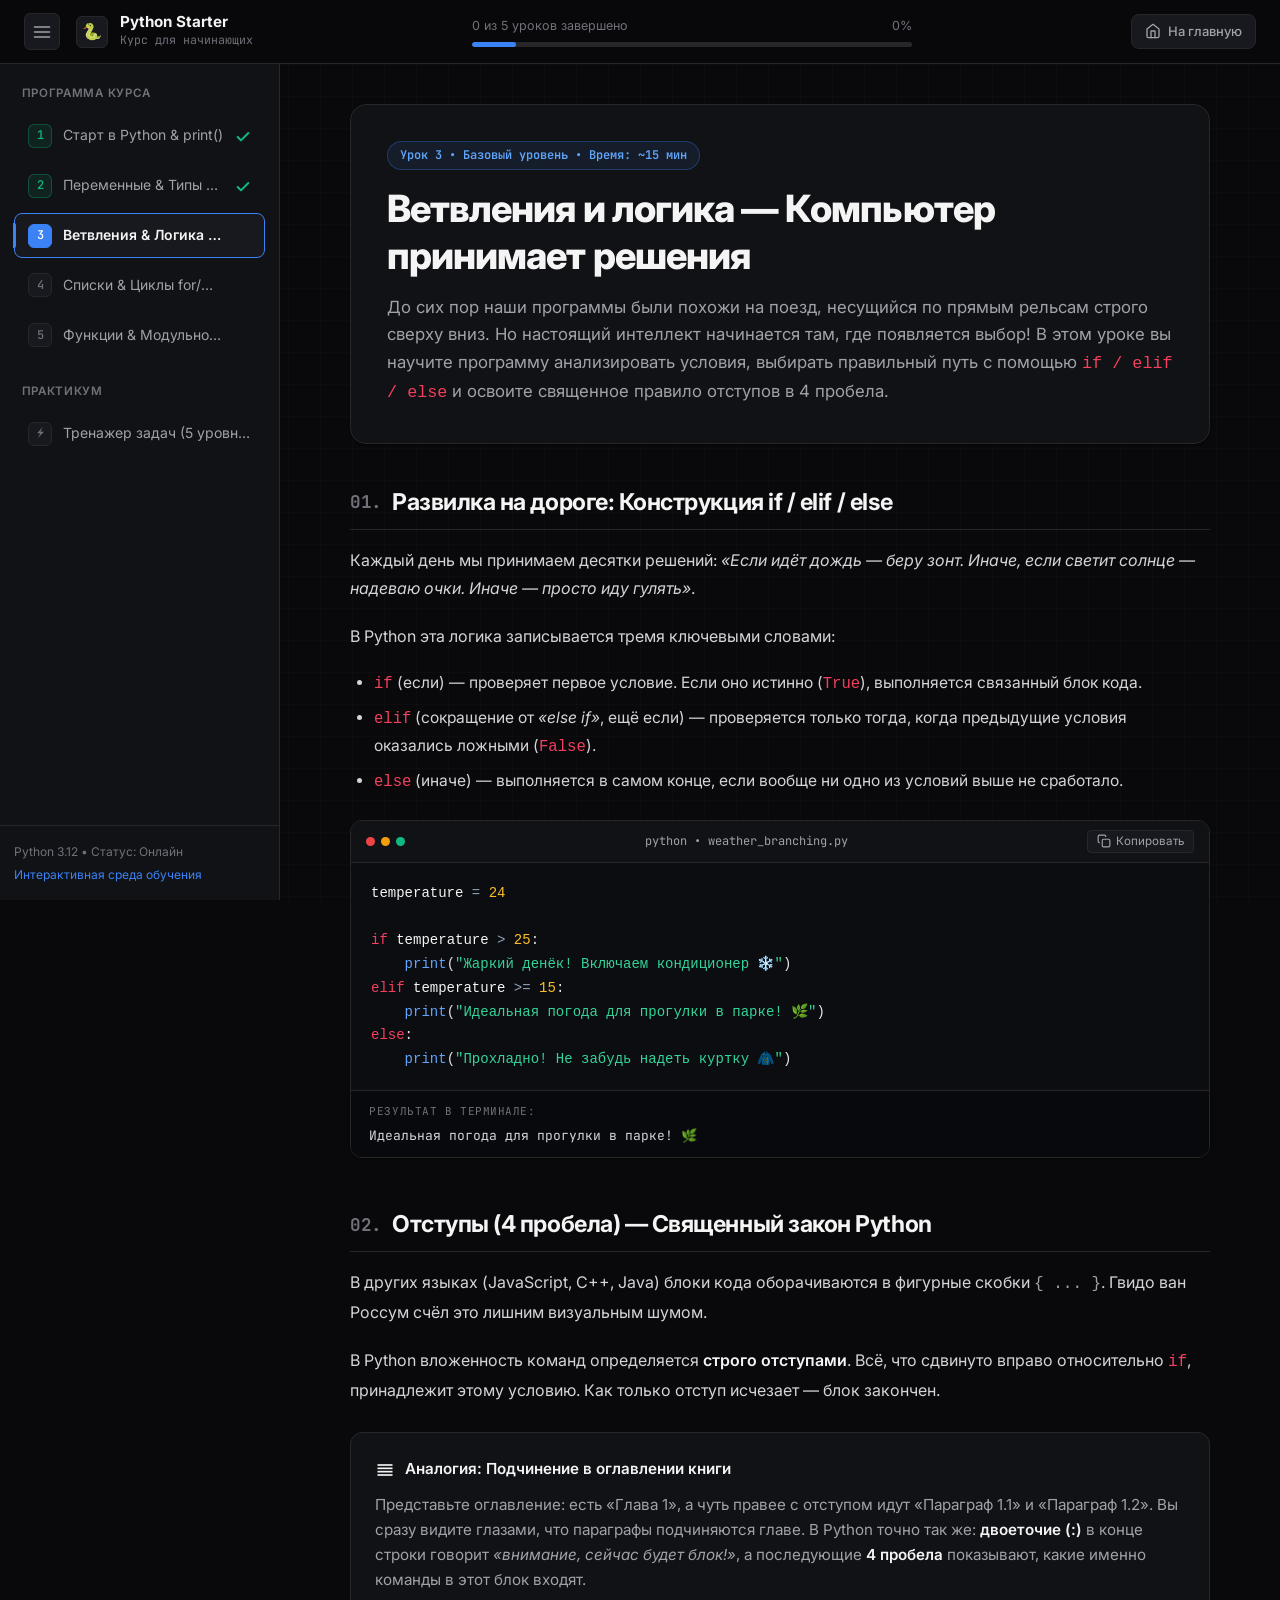
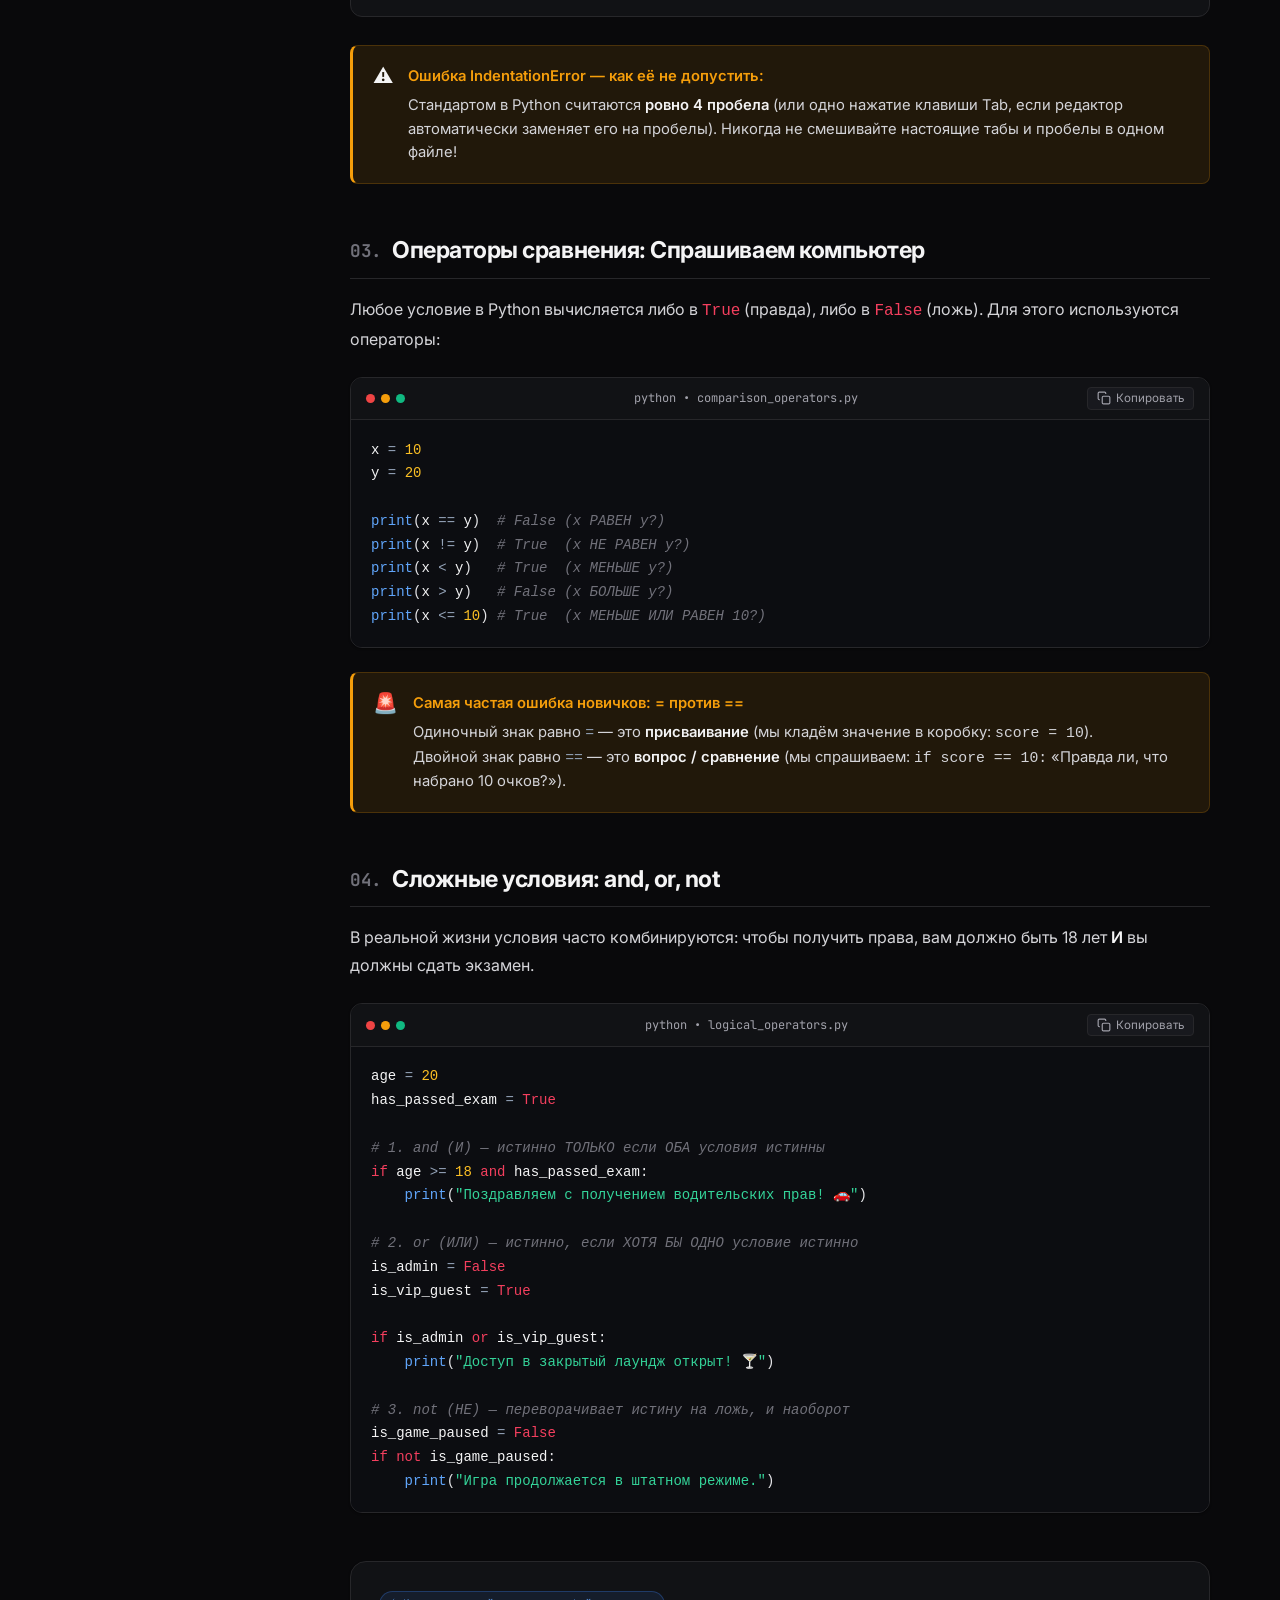
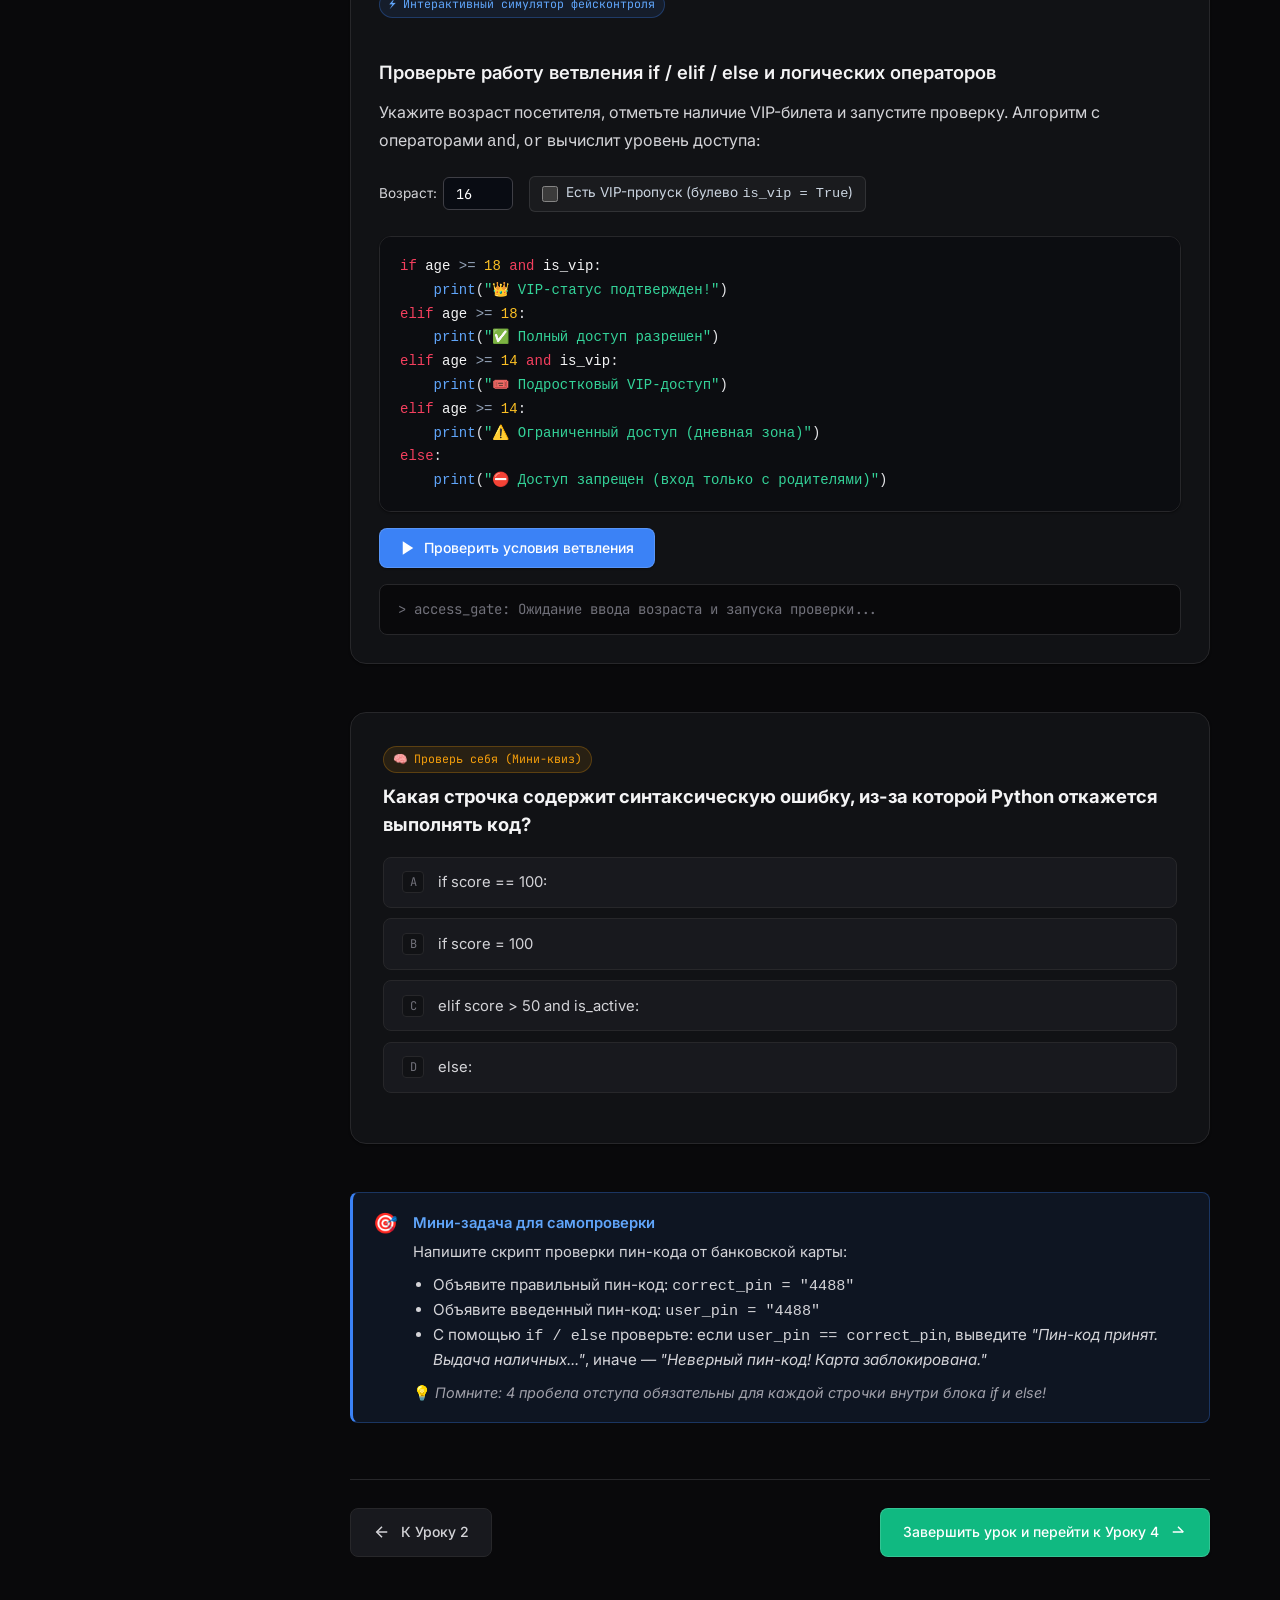
<file: lessons/03-conditions.html>
<!DOCTYPE html>
<html lang="ru">
<head>
  <meta charset="UTF-8">
  <meta name="viewport" content="width=device-width, initial-scale=1.0">
  <title>Урок 3: Ветвления и логика — Компьютер принимает решения</title>
  <meta name="description" content="Узнайте, как программы принимают решения с помощью if/elif/else, правил 4 пробелов в отступах, операторов сравнения и логических связок and/or/not.">

  <!-- Favicon -->
  <link rel="icon" href="data:image/svg+xml,<svg xmlns='http://www.w3.org/2000/svg' viewBox='0 0 100 100'><text y='.9em' font-size='90'>🚦</text></svg>">

  <!-- Course Stylesheet -->
  <link rel="stylesheet" href="../styles/python-course.css">
</head>
<body class="course-page" data-lesson="3">

  <!-- Unified Course Header -->
  <header class="course-header">
    <div class="header-left">
      <button class="sidebar-toggle-btn" id="sidebar-toggle-btn" aria-label="Переключить меню уроков">
        <svg width="20" height="20" viewBox="0 0 24 24" fill="none" stroke="currentColor" stroke-width="2" stroke-linecap="round" stroke-linejoin="round">
          <line x1="3" y1="12" x2="21" y2="12"></line>
          <line x1="3" y1="6" x2="21" y2="6"></line>
          <line x1="3" y1="18" x2="21" y2="18"></line>
        </svg>
      </button>

      <a href="../index.html" class="course-brand">
        <div class="course-brand-icon">🐍</div>
        <div class="course-brand-text">
          <h1>Python Starter</h1>
          <span>Курс для начинающих</span>
        </div>
      </a>
    </div>

    <div class="header-center">
      <div class="progress-info">
        <span id="progress-count-text">2 из 5 уроков завершено</span>
        <span id="progress-percent-text">40%</span>
      </div>
      <div class="progress-bar-container">
        <div class="progress-bar-fill" id="progress-bar-fill" style="width: 60%;"></div>
      </div>
    </div>

    <div class="header-right">
      <a href="../index.html" class="btn-nav-home">
        <svg width="16" height="16" viewBox="0 0 24 24" fill="none" stroke="currentColor" stroke-width="2" stroke-linecap="round" stroke-linejoin="round">
          <path d="M3 9l9-7 9 7v11a2 2 0 0 1-2 2H5a2 2 0 0 1-2-2z"></path>
          <polyline points="9 22 9 12 15 12 15 22"></polyline>
        </svg>
        <span>На главную</span>
      </a>
    </div>
  </header>

  <div class="sidebar-overlay" id="sidebar-overlay"></div>

  <!-- Layout Wrapper -->
  <div class="course-layout">

    <!-- Collapsible Sidebar Navigation -->
    <aside class="course-sidebar" id="course-sidebar">
      <div class="sidebar-content">
        <div class="sidebar-section-title">Программа курса</div>
        <ul class="lesson-nav-list">
          <li class="lesson-nav-item completed" id="nav-lesson-1">
            <a href="01-intro.html">
              <span class="lesson-number">1</span>
              <span class="lesson-title-text">Старт в Python & print()</span>
              <span class="status-badge-icon">
                <svg width="18" height="18" viewBox="0 0 24 24" fill="none" stroke="currentColor" stroke-width="3" stroke-linecap="round" stroke-linejoin="round">
                  <polyline points="20 6 9 17 4 12"></polyline>
                </svg>
              </span>
            </a>
          </li>
          <li class="lesson-nav-item completed" id="nav-lesson-2">
            <a href="02-variables.html">
              <span class="lesson-number">2</span>
              <span class="lesson-title-text">Переменные & Типы данных</span>
              <span class="status-badge-icon">
                <svg width="18" height="18" viewBox="0 0 24 24" fill="none" stroke="currentColor" stroke-width="3" stroke-linecap="round" stroke-linejoin="round">
                  <polyline points="20 6 9 17 4 12"></polyline>
                </svg>
              </span>
            </a>
          </li>
          <li class="lesson-nav-item active" id="nav-lesson-3">
            <a href="03-conditions.html">
              <span class="lesson-number">3</span>
              <span class="lesson-title-text">Ветвления & Логика if/else</span>
              <span class="status-badge-icon"></span>
            </a>
          </li>
          <li class="lesson-nav-item" id="nav-lesson-4">
            <a href="04-loops.html">
              <span class="lesson-number">4</span>
              <span class="lesson-title-text">Списки & Циклы for/while</span>
              <span class="status-badge-icon"></span>
            </a>
          </li>
          <li class="lesson-nav-item" id="nav-lesson-5">
            <a href="05-functions.html">
              <span class="lesson-number">5</span>
              <span class="lesson-title-text">Функции & Модульность</span>
              <span class="status-badge-icon"></span>
            </a>
          </li>
        </ul>

        <div class="sidebar-section-title">Практикум</div>
        <ul class="lesson-nav-list">
          <li class="lesson-nav-item" id="nav-practice">
            <a href="../practice.html">
              <span class="lesson-number">⚡</span>
              <span class="lesson-title-text">Тренажер задач (5 уровней)</span>
            </a>
          </li>
        </ul>
      </div>

      <div class="sidebar-footer">
        <div>Python 3.12 • Статус: Онлайн</div>
        <div style="margin-top: 4px; color: var(--accent-cyan);">Интерактивная среда обучения</div>
      </div>
    </aside>

    <!-- Main Content Area -->
    <main class="course-main">
      <article class="lesson-article">

        <!-- Hero Card -->
        <div class="lesson-hero-card">
          <div class="lesson-meta-pill">Урок 3 • Базовый уровень • Время: ~15 мин</div>
          <h1>Ветвления и логика — Компьютер принимает решения</h1>
          <p class="lesson-lead">
            До сих пор наши программы были похожи на поезд, несущийся по прямым рельсам строго сверху вниз. Но настоящий интеллект начинается там, где появляется выбор! В этом уроке вы научите программу анализировать условия, выбирать правильный путь с помощью <code class="kwd">if / elif / else</code> и освоите священное правило отступов в 4 пробела.
          </p>
        </div>

        <!-- Section 1: Conditions Concept -->
        <section class="lesson-section">
          <h2><span class="section-idx">01.</span> Развилка на дороге: Конструкция if / elif / else</h2>
          <p>
            Каждый день мы принимаем десятки решений: <em>«Если идёт дождь — беру зонт. Иначе, если светит солнце — надеваю очки. Иначе — просто иду гулять»</em>.
          </p>
          <p>
            В Python эта логика записывается тремя ключевыми словами:
          </p>
          <ul>
            <li><code class="kwd">if</code> (если) — проверяет первое условие. Если оно истинно (<code class="kwd">True</code>), выполняется связанный блок кода.</li>
            <li><code class="kwd">elif</code> (сокращение от <em>«else if»</em>, ещё если) — проверяется только тогда, когда предыдущие условия оказались ложными (<code class="kwd">False</code>).</li>
            <li><code class="kwd">else</code> (иначе) — выполняется в самом конце, если вообще ни одно из условий выше не сработало.</li>
          </ul>

          <div class="code-window">
            <div class="code-header">
              <div class="code-dots"><span class="code-dot dot-red"></span><span class="code-dot dot-yellow"></span><span class="code-dot dot-green"></span></div>
              <div class="code-label">python • weather_branching.py</div>
              <button class="code-copy-btn">
                <svg width="14" height="14" viewBox="0 0 24 24" fill="none" stroke="currentColor" stroke-width="2"><rect x="9" y="9" width="13" height="13" rx="2" ry="2"></rect><path d="M5 15H4a2 2 0 0 1-2-2V4a2 2 0 0 1 2-2h9a2 2 0 0 1 2 2v1"></path></svg>
                <span>Копировать</span>
              </button>
            </div>
            <div class="code-body">
              <pre><span class="var">temperature</span> <span class="op">=</span> <span class="num">24</span>

<span class="kwd">if</span> <span class="var">temperature</span> <span class="op">&gt;</span> <span class="num">25</span>:
    <span class="fn">print</span>(<span class="str">"Жаркий денёк! Включаем кондиционер ❄️"</span>)
<span class="kwd">elif</span> <span class="var">temperature</span> <span class="op">&gt;=</span> <span class="num">15</span>:
    <span class="fn">print</span>(<span class="str">"Идеальная погода для прогулки в парке! 🌿"</span>)
<span class="kwd">else</span>:
    <span class="fn">print</span>(<span class="str">"Прохладно! Не забудь надеть куртку 🧥"</span>)</pre>
            </div>
            <div class="code-output">
              <div class="output-label">Результат в терминале:</div>
              <div class="output-text">Идеальная погода для прогулки в парке! 🌿</div>
            </div>
          </div>
        </section>

        <!-- Section 2: 4 Spaces Rule -->
        <section class="lesson-section">
          <h2><span class="section-idx">02.</span> Отступы (4 пробела) — Священный закон Python</h2>
          <p>
            В других языках (JavaScript, C++, Java) блоки кода оборачиваются в фигурные скобки <code style="color:var(--text-muted);">{ ... }</code>. Гвидо ван Россум счёл это лишним визуальным шумом.
          </p>
          <p>
            В Python вложенность команд определяется <strong>строго отступами</strong>. Всё, что сдвинуто вправо относительно <code class="kwd">if</code>, принадлежит этому условию. Как только отступ исчезает — блок закончен.
          </p>

          <div class="analogy-card">
            <div class="analogy-header">
              <svg width="20" height="20" viewBox="0 0 24 24" fill="none" stroke="currentColor" stroke-width="2"><line x1="21" y1="10" x2="3" y2="10"></line><line x1="21" y1="6" x2="3" y2="6"></line><line x1="21" y1="14" x2="3" y2="14"></line><line x1="21" y1="18" x2="3" y2="18"></line></svg>
              <span>Аналогия: Подчинение в оглавлении книги</span>
            </div>
            <div class="analogy-body">
              Представьте оглавление: есть «Глава 1», а чуть правее с отступом идут «Параграф 1.1» и «Параграф 1.2». Вы сразу видите глазами, что параграфы подчиняются главе. В Python точно так же: <strong>двоеточие (:)</strong> в конце строки говорит <em>«внимание, сейчас будет блок!»</em>, а последующие <strong>4 пробела</strong> показывают, какие именно команды в этот блок входят.
            </div>
          </div>

          <div class="callout callout-warning">
            <div class="callout-icon">⚠️</div>
            <div class="callout-content">
              <div class="callout-title">Ошибка IndentationError — как её не допустить:</div>
              <p>
                Стандартом в Python считаются <strong>ровно 4 пробела</strong> (или одно нажатие клавиши Tab, если редактор автоматически заменяет его на пробелы). Никогда не смешивайте настоящие табы и пробелы в одном файле!
              </p>
            </div>
          </div>
        </section>

        <!-- Section 3: Comparison Operators -->
        <section class="lesson-section">
          <h2><span class="section-idx">03.</span> Операторы сравнения: Спрашиваем компьютер</h2>
          <p>
            Любое условие в Python вычисляется либо в <code class="kwd">True</code> (правда), либо в <code class="kwd">False</code> (ложь). Для этого используются операторы:
          </p>

          <div class="code-window">
            <div class="code-header">
              <div class="code-dots"><span class="code-dot dot-red"></span><span class="code-dot dot-yellow"></span><span class="code-dot dot-green"></span></div>
              <div class="code-label">python • comparison_operators.py</div>
              <button class="code-copy-btn">
                <svg width="14" height="14" viewBox="0 0 24 24" fill="none" stroke="currentColor" stroke-width="2"><rect x="9" y="9" width="13" height="13" rx="2" ry="2"></rect><path d="M5 15H4a2 2 0 0 1-2-2V4a2 2 0 0 1 2-2h9a2 2 0 0 1 2 2v1"></path></svg>
                <span>Копировать</span>
              </button>
            </div>
            <div class="code-body">
              <pre><span class="var">x</span> <span class="op">=</span> <span class="num">10</span>
<span class="var">y</span> <span class="op">=</span> <span class="num">20</span>

<span class="fn">print</span>(<span class="var">x</span> <span class="op">==</span> <span class="var">y</span>)  <span class="cm"># False (x РАВЕН y?)</span>
<span class="fn">print</span>(<span class="var">x</span> <span class="op">!=</span> <span class="var">y</span>)  <span class="cm"># True  (x НЕ РАВЕН y?)</span>
<span class="fn">print</span>(<span class="var">x</span> <span class="op">&lt;</span> <span class="var">y</span>)   <span class="cm"># True  (x МЕНЬШЕ y?)</span>
<span class="fn">print</span>(<span class="var">x</span> <span class="op">&gt;</span> <span class="var">y</span>)   <span class="cm"># False (x БОЛЬШЕ y?)</span>
<span class="fn">print</span>(<span class="var">x</span> <span class="op">&lt;=</span> <span class="num">10</span>) <span class="cm"># True  (x МЕНЬШЕ ИЛИ РАВЕН 10?)</span></pre>
            </div>
          </div>

          <div class="callout callout-warning">
            <div class="callout-icon">🚨</div>
            <div class="callout-content">
              <div class="callout-title">Самая частая ошибка новичков: = против ==</div>
              <p>
                Одиночный знак равно <code class="op">=</code> — это <strong>присваивание</strong> (мы кладём значение в коробку: <code>score = 10</code>).<br>
                Двойной знак равно <code class="op">==</code> — это <strong>вопрос / сравнение</strong> (мы спрашиваем: <code>if score == 10:</code> «Правда ли, что набрано 10 очков?»).
              </p>
            </div>
          </div>
        </section>

        <!-- Section 4: Complex Conditions with and / or / not -->
        <section class="lesson-section">
          <h2><span class="section-idx">04.</span> Сложные условия: and, or, not</h2>
          <p>
            В реальной жизни условия часто комбинируются: чтобы получить права, вам должно быть 18 лет <strong>И</strong> вы должны сдать экзамен.
          </p>

          <div class="code-window">
            <div class="code-header">
              <div class="code-dots"><span class="code-dot dot-red"></span><span class="code-dot dot-yellow"></span><span class="code-dot dot-green"></span></div>
              <div class="code-label">python • logical_operators.py</div>
              <button class="code-copy-btn">
                <svg width="14" height="14" viewBox="0 0 24 24" fill="none" stroke="currentColor" stroke-width="2"><rect x="9" y="9" width="13" height="13" rx="2" ry="2"></rect><path d="M5 15H4a2 2 0 0 1-2-2V4a2 2 0 0 1 2-2h9a2 2 0 0 1 2 2v1"></path></svg>
                <span>Копировать</span>
              </button>
            </div>
            <div class="code-body">
              <pre><span class="var">age</span> <span class="op">=</span> <span class="num">20</span>
<span class="var">has_passed_exam</span> <span class="op">=</span> <span class="kwd">True</span>

<span class="cm"># 1. and (И) — истинно ТОЛЬКО если ОБА условия истинны</span>
<span class="kwd">if</span> <span class="var">age</span> <span class="op">&gt;=</span> <span class="num">18</span> <span class="kwd">and</span> <span class="var">has_passed_exam</span>:
    <span class="fn">print</span>(<span class="str">"Поздравляем с получением водительских прав! 🚗"</span>)

<span class="cm"># 2. or (ИЛИ) — истинно, если ХОТЯ БЫ ОДНО условие истинно</span>
<span class="var">is_admin</span> <span class="op">=</span> <span class="kwd">False</span>
<span class="var">is_vip_guest</span> <span class="op">=</span> <span class="kwd">True</span>

<span class="kwd">if</span> <span class="var">is_admin</span> <span class="kwd">or</span> <span class="var">is_vip_guest</span>:
    <span class="fn">print</span>(<span class="str">"Доступ в закрытый лаундж открыт! 🍸"</span>)

<span class="cm"># 3. not (НЕ) — переворачивает истину на ложь, и наоборот</span>
<span class="var">is_game_paused</span> <span class="op">=</span> <span class="kwd">False</span>
<span class="kwd">if</span> <span class="kwd">not</span> <span class="var">is_game_paused</span>:
    <span class="fn">print</span>(<span class="str">"Игра продолжается в штатном режиме."</span>)</pre>
            </div>
          </div>
        </section>

        <!-- Section 5: Interactive Playground -->
        <section class="lesson-section">
          <div class="playground-box">
            <div class="playground-badge">⚡ Интерактивный симулятор фейсконтроля</div>
            <h3 class="playground-title">Проверьте работу ветвления if / elif / else и логических операторов</h3>
            <p class="playground-desc">
              Укажите возраст посетителя, отметьте наличие VIP-билета и запустите проверку. Алгоритм с операторами <code>and</code>, <code>or</code> вычислит уровень доступа:
            </p>

            <div style="margin-bottom: 1rem; display:flex; flex-wrap:wrap; gap:1rem; align-items:center;">
              <div style="display:flex; align-items:center; gap:0.4rem;">
                <label for="age-test-input" style="font-size:0.85rem; color:var(--text-secondary);">Возраст:</label>
                <input type="number" id="age-test-input" class="playground-age-input" value="16" min="1" max="100" style="background:#090c13; border:1px solid var(--border-bright); color:#fff; padding:0.4rem 0.75rem; border-radius:6px; font-family:var(--font-mono); font-size:0.85rem; outline:none; width:70px;">
              </div>

              <div style="display:flex; align-items:center; gap:0.5rem; background:rgba(255,255,255,0.04); padding:0.35rem 0.75rem; border-radius:6px; border:1px solid rgba(255,255,255,0.1);">
                <input type="checkbox" id="vip-test-input" class="playground-vip-input" style="cursor:pointer; width:16px; height:16px; accent-color:var(--accent-purple);">
                <label for="vip-test-input" style="font-size:0.85rem; color:#cbd5e1; cursor:pointer;">Есть VIP-пропуск (булево <code>is_vip = True</code>)</label>
              </div>
            </div>

            <div class="code-window" style="margin-bottom: 1rem;">
              <div class="code-body">
                <pre><span class="kwd">if</span> <span class="var">age</span> <span class="op">&gt;=</span> <span class="num">18</span> <span class="kwd">and</span> <span class="var">is_vip</span>:
    <span class="fn">print</span>(<span class="str">"👑 VIP-статус подтвержден!"</span>)
<span class="kwd">elif</span> <span class="var">age</span> <span class="op">&gt;=</span> <span class="num">18</span>:
    <span class="fn">print</span>(<span class="str">"✅ Полный доступ разрешен"</span>)
<span class="kwd">elif</span> <span class="var">age</span> <span class="op">&gt;=</span> <span class="num">14</span> <span class="kwd">and</span> <span class="var">is_vip</span>:
    <span class="fn">print</span>(<span class="str">"🎟️ Подростковый VIP-доступ"</span>)
<span class="kwd">elif</span> <span class="var">age</span> <span class="op">&gt;=</span> <span class="num">14</span>:
    <span class="fn">print</span>(<span class="str">"⚠️ Ограниченный доступ (дневная зона)"</span>)
<span class="kwd">else</span>:
    <span class="fn">print</span>(<span class="str">"⛔ Доступ запрещен (вход только с родителями)"</span>)</pre>
              </div>
            </div>

            <div class="interactive-controls">
              <button class="btn-run-code" data-action="run-conditions">
                <svg width="18" height="18" viewBox="0 0 24 24" fill="currentColor">
                  <polygon points="5 3 19 12 5 21 5 3"></polygon>
                </svg>
                <span>Проверить условия ветвления</span>
              </button>
            </div>

            <div class="playground-live-terminal">
              <span class="terminal-prompt">&gt; access_gate:</span>
              <span class="terminal-output" style="color: var(--text-dim);">Ожидание ввода возраста и запуска проверки...</span>
            </div>
          </div>
        </section>

        <!-- Section 6: Mini-Quiz for Self-Check -->
        <section class="lesson-section">
          <div class="quiz-section">
            <div class="quiz-badge">🧠 Проверь себя (Мини-квиз)</div>
            <div class="quiz-question">
              Какая строчка содержит синтаксическую ошибку, из-за которой Python откажется выполнять код?
            </div>

            <div class="quiz-options">
              <button class="quiz-btn" data-correct="false" data-explanation="Здесь всё верно: оператор сравнения '==' и в конце строки стоит обязательное двоеточие ':'.">
                <span class="quiz-option-marker">A</span>
                <span>if score == 100:</span>
              </button>

              <button class="quiz-btn" data-correct="true" data-explanation="В точку! Одиночный знак '=' означает попытку присваивания, а не сравнения. Кроме того, в конце строки забыто обязательное двоеточие ':'. Python немедленно выдаст SyntaxError.">
                <span class="quiz-option-marker">B</span>
                <span>if score = 100</span>
              </button>

              <button class="quiz-btn" data-correct="false" data-explanation="Конструкция elif со сложным условием через логический оператор and и двоеточием в конце написана абсолютно корректно.">
                <span class="quiz-option-marker">C</span>
                <span>elif score &gt; 50 and is_active:</span>
              </button>

              <button class="quiz-btn" data-correct="false" data-explanation="Ветка else не принимает никаких условий и закрывается двоеточием, здесь нет ошибки.">
                <span class="quiz-option-marker">D</span>
                <span>else:</span>
              </button>
            </div>

            <div class="quiz-feedback"></div>
          </div>
        </section>

        <!-- Mini-Challenge Callout -->
        <div class="callout callout-task">
          <div class="callout-icon">🎯</div>
          <div class="callout-content">
            <div class="callout-title">Мини-задача для самопроверки</div>
            <p>
              Напишите скрипт проверки пин-кода от банковской карты:
            </p>
            <ul style="margin: 0.5rem 0 0.5rem 1.25rem; font-size: 0.95rem; color: var(--text-secondary);">
              <li>Объявите правильный пин-код: <code>correct_pin = "4488"</code></li>
              <li>Объявите введенный пин-код: <code>user_pin = "4488"</code></li>
              <li>С помощью <code>if / else</code> проверьте: если <code>user_pin == correct_pin</code>, выведите <em>"Пин-код принят. Выдача наличных..."</em>, иначе — <em>"Неверный пин-код! Карта заблокирована."</em></li>
            </ul>
            <p style="font-size: 0.9rem; color: var(--text-muted); margin: 0;">
              💡 <em>Помните: 4 пробела отступа обязательны для каждой строчки внутри блока if и else!</em>
            </p>
          </div>
        </div>

        <!-- Lesson Navigation Footer -->
        <footer class="lesson-nav-footer">
          <a href="02-variables.html" class="btn-lesson-nav btn-lesson-prev">
            <svg width="18" height="18" viewBox="0 0 24 24" fill="none" stroke="currentColor" stroke-width="2"><line x1="19" y1="12" x2="5" y2="12"></line><polyline points="12 19 5 12 12 5"></polyline></svg>
            <span>К Уроку 2</span>
          </a>

          <a href="04-loops.html" class="btn-lesson-nav btn-finish-lesson">
            <span>Завершить урок и перейти к Уроку 4</span>
            <svg width="18" height="18" viewBox="0 0 24 24" fill="none" stroke="currentColor" stroke-width="2"><line x1="5" y1="12" x2="19" y2="12"></line><polyline points="12 5 19 12 19 12"></polyline></svg>
          </a>
        </footer>

      </article>
    </main>
  </div>

  <!-- Course Scripts -->
  <script src="../js/course-progress.js"></script>
</body>
</html>
</file>
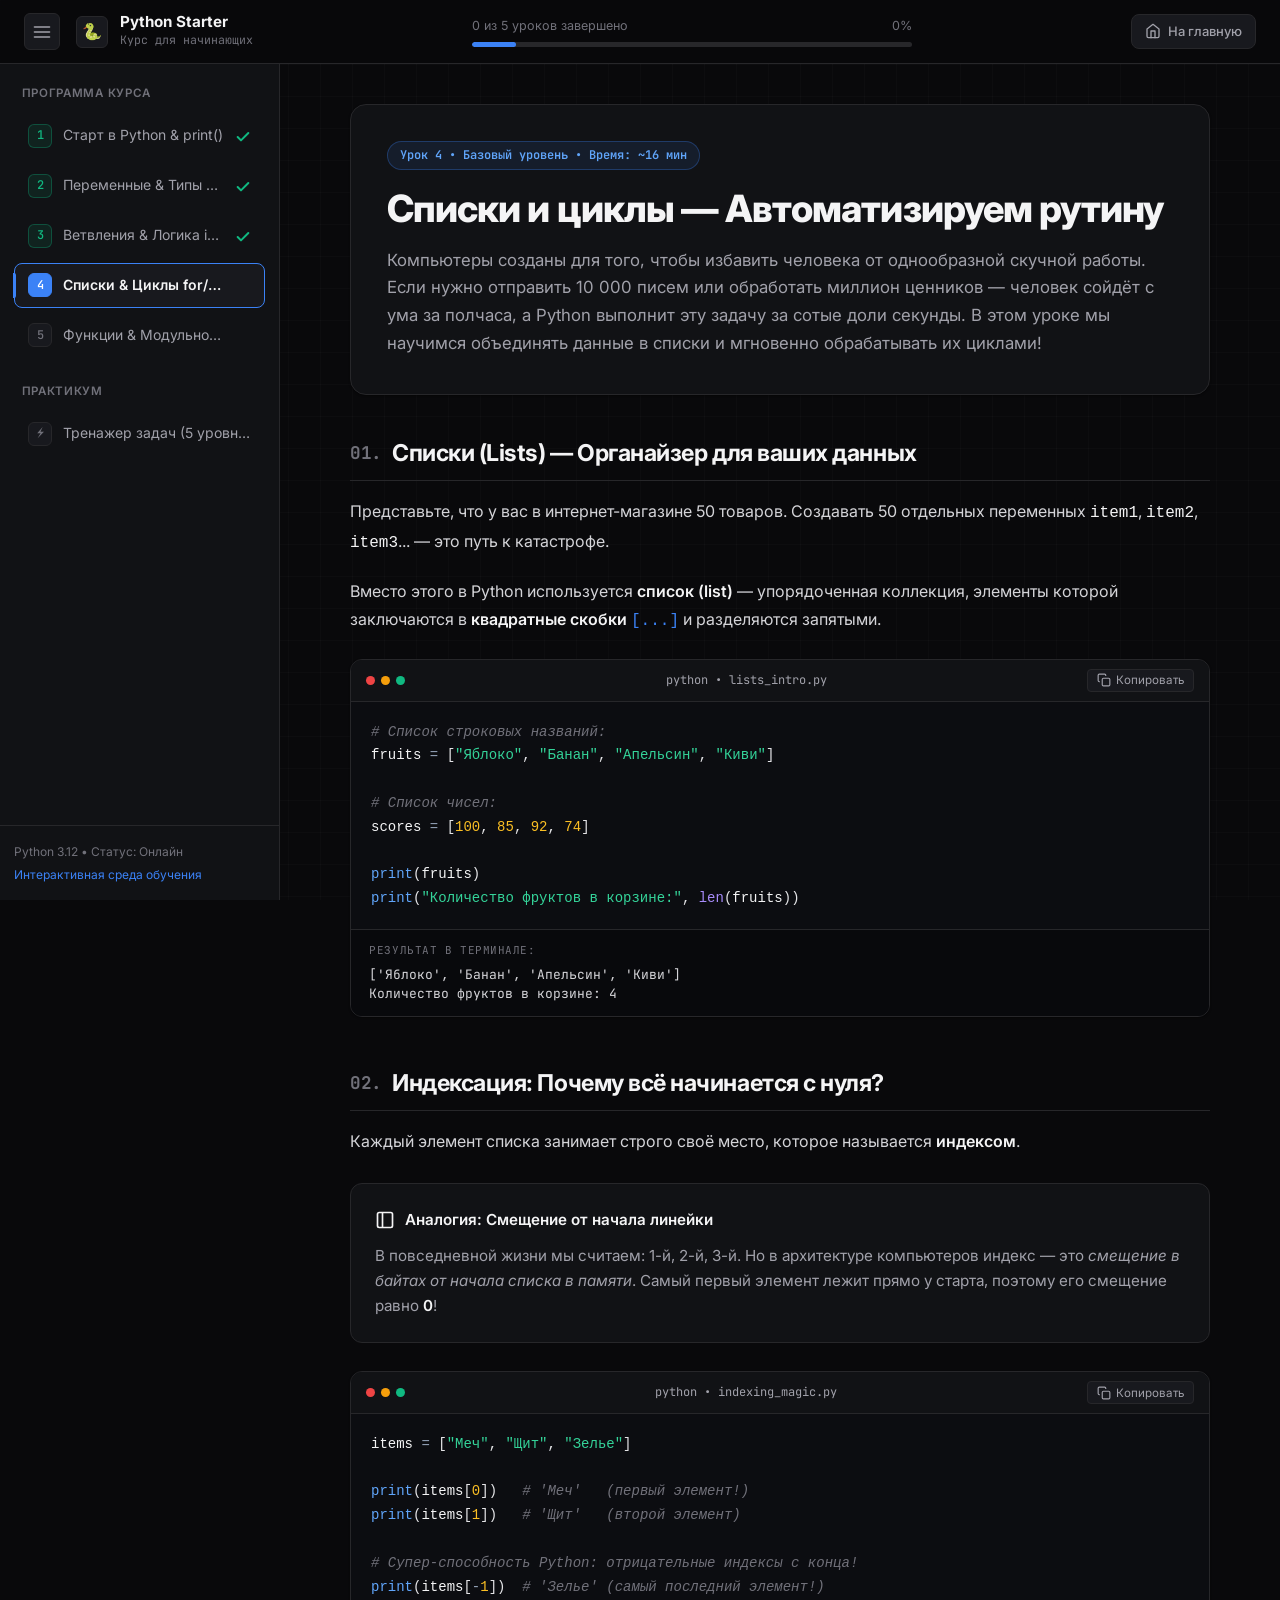
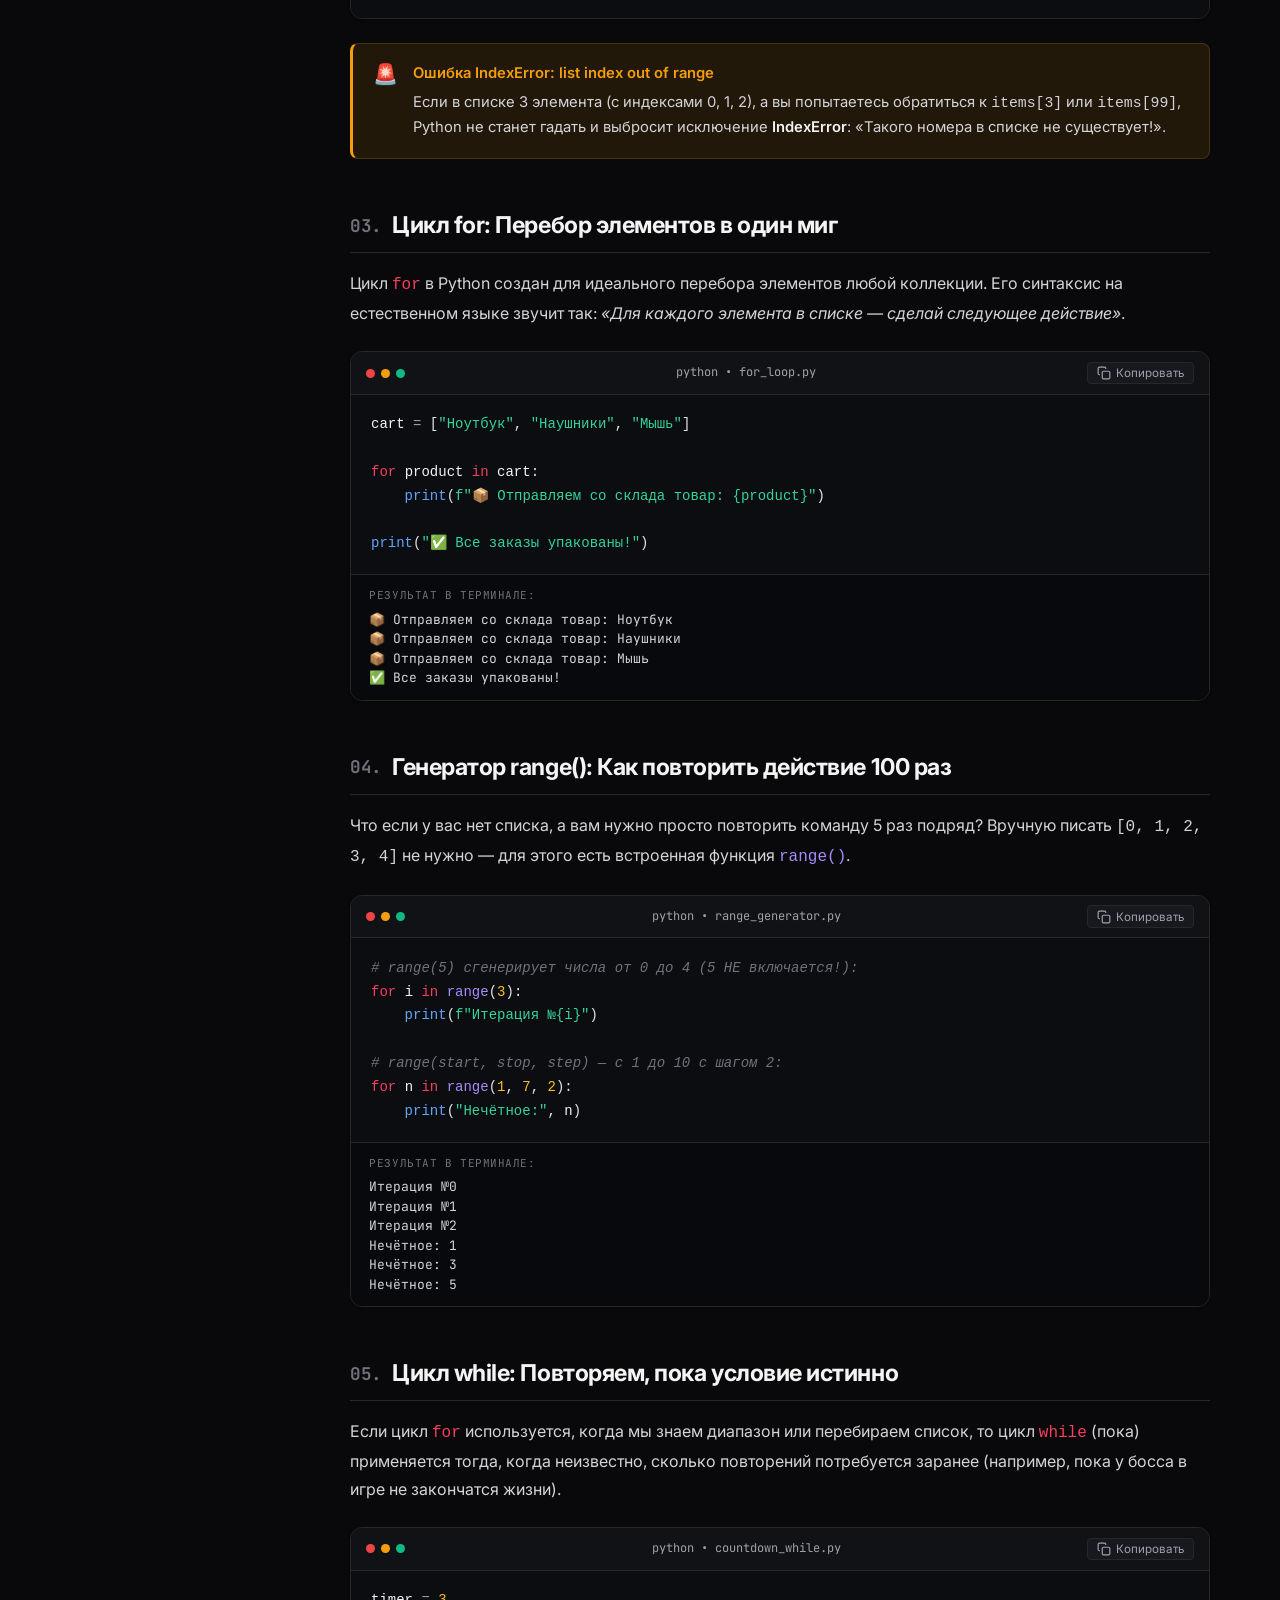
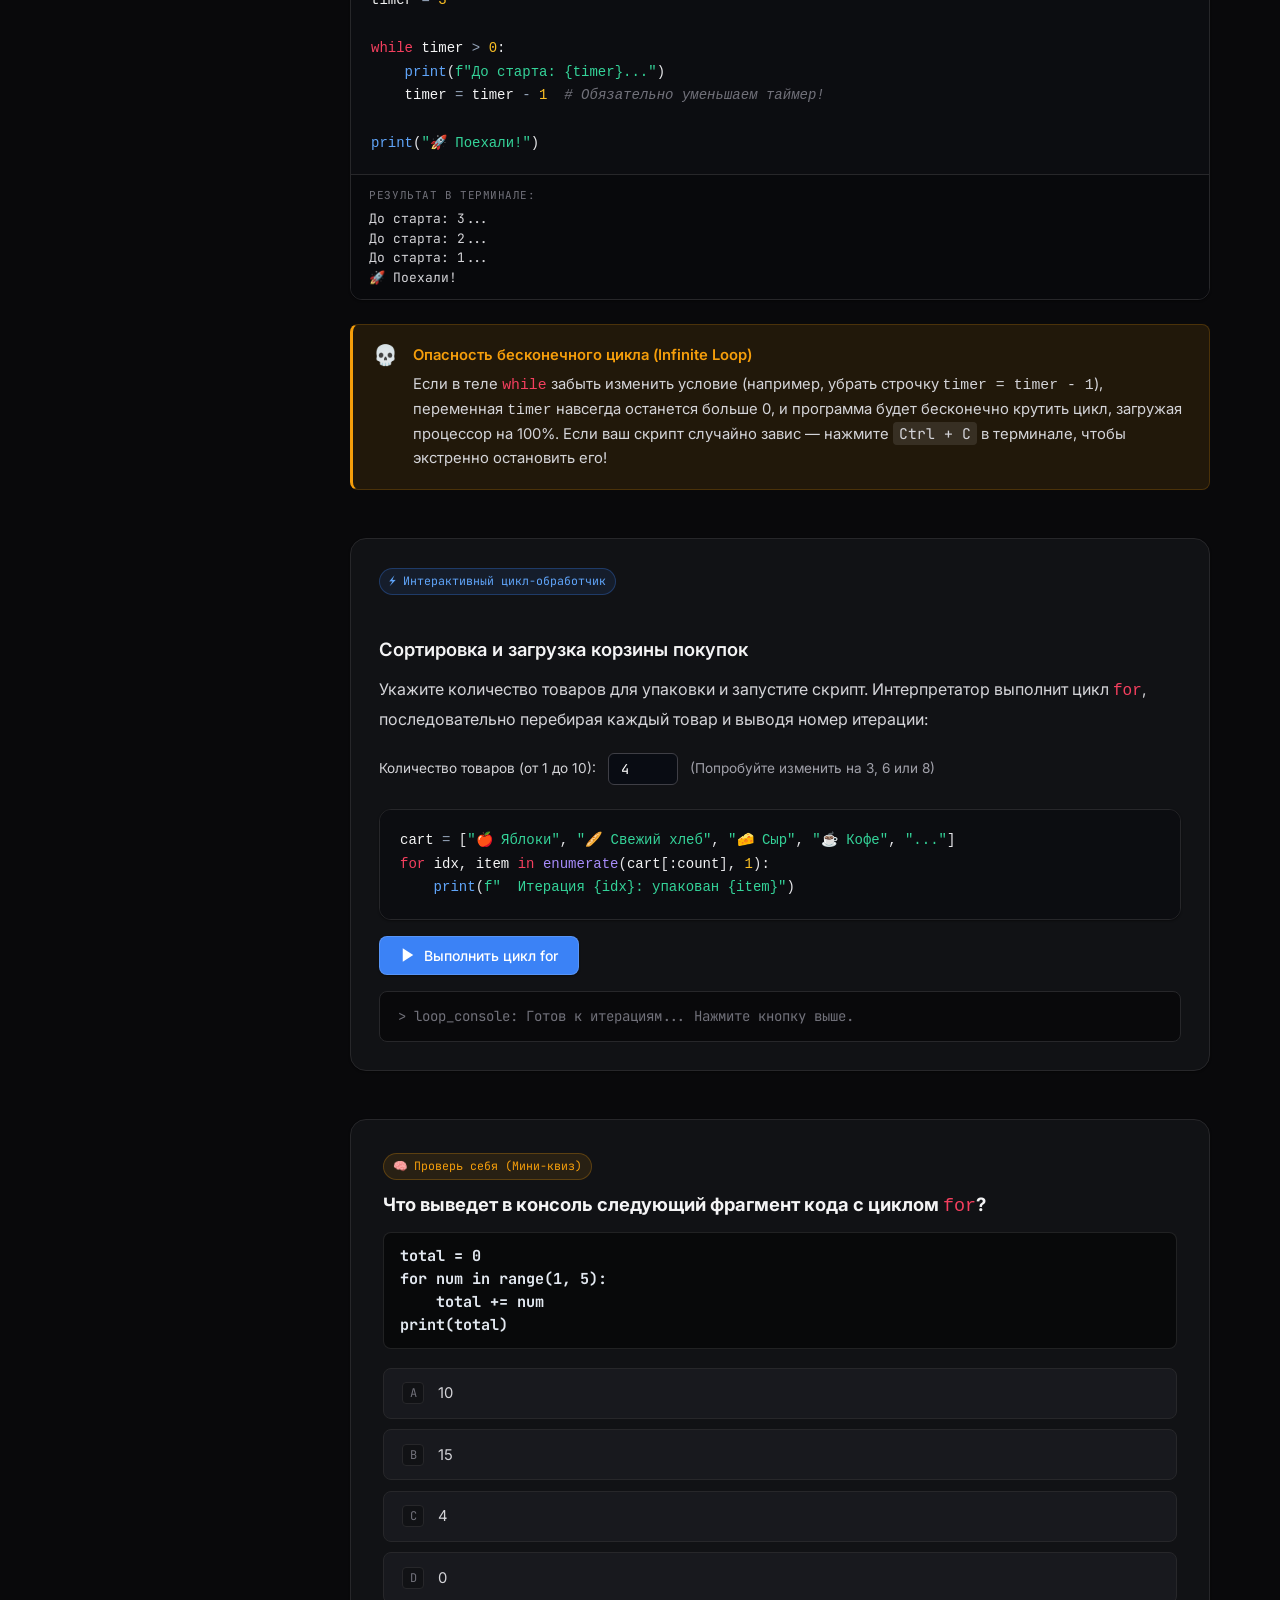
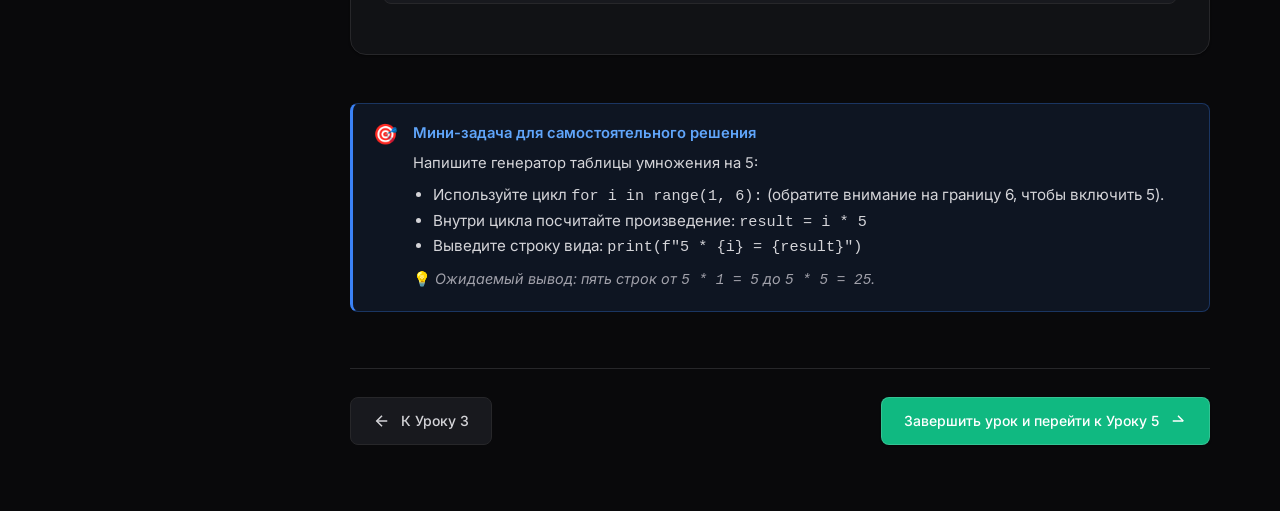
<file: lessons/04-loops.html>
<!DOCTYPE html>
<html lang="ru">
<head>
  <meta charset="UTF-8">
  <meta name="viewport" content="width=device-width, initial-scale=1.0">
  <title>Урок 4: Списки и циклы — Автоматизируем рутину</title>
  <meta name="description" content="Освойте списки в Python, индексацию с нуля, цикл for по коллекциям, функцию range() и цикл while без риска зависания программы.">

  <!-- Favicon -->
  <link rel="icon" href="data:image/svg+xml,<svg xmlns='http://www.w3.org/2000/svg' viewBox='0 0 100 100'><text y='.9em' font-size='90'>🔄</text></svg>">

  <!-- Course Stylesheet -->
  <link rel="stylesheet" href="../styles/python-course.css">
</head>
<body class="course-page" data-lesson="4">

  <!-- Unified Course Header -->
  <header class="course-header">
    <div class="header-left">
      <button class="sidebar-toggle-btn" id="sidebar-toggle-btn" aria-label="Переключить меню уроков">
        <svg width="20" height="20" viewBox="0 0 24 24" fill="none" stroke="currentColor" stroke-width="2" stroke-linecap="round" stroke-linejoin="round">
          <line x1="3" y1="12" x2="21" y2="12"></line>
          <line x1="3" y1="6" x2="21" y2="6"></line>
          <line x1="3" y1="18" x2="21" y2="18"></line>
        </svg>
      </button>

      <a href="../index.html" class="course-brand">
        <div class="course-brand-icon">🐍</div>
        <div class="course-brand-text">
          <h1>Python Starter</h1>
          <span>Курс для начинающих</span>
        </div>
      </a>
    </div>

    <div class="header-center">
      <div class="progress-info">
        <span id="progress-count-text">3 из 5 уроков завершено</span>
        <span id="progress-percent-text">60%</span>
      </div>
      <div class="progress-bar-container">
        <div class="progress-bar-fill" id="progress-bar-fill" style="width: 80%;"></div>
      </div>
    </div>

    <div class="header-right">
      <a href="../index.html" class="btn-nav-home">
        <svg width="16" height="16" viewBox="0 0 24 24" fill="none" stroke="currentColor" stroke-width="2" stroke-linecap="round" stroke-linejoin="round">
          <path d="M3 9l9-7 9 7v11a2 2 0 0 1-2 2H5a2 2 0 0 1-2-2z"></path>
          <polyline points="9 22 9 12 15 12 15 22"></polyline>
        </svg>
        <span>На главную</span>
      </a>
    </div>
  </header>

  <div class="sidebar-overlay" id="sidebar-overlay"></div>

  <!-- Layout Wrapper -->
  <div class="course-layout">

    <!-- Collapsible Sidebar Navigation -->
    <aside class="course-sidebar" id="course-sidebar">
      <div class="sidebar-content">
        <div class="sidebar-section-title">Программа курса</div>
        <ul class="lesson-nav-list">
          <li class="lesson-nav-item completed" id="nav-lesson-1">
            <a href="01-intro.html">
              <span class="lesson-number">1</span>
              <span class="lesson-title-text">Старт в Python & print()</span>
              <span class="status-badge-icon">
                <svg width="18" height="18" viewBox="0 0 24 24" fill="none" stroke="currentColor" stroke-width="3" stroke-linecap="round" stroke-linejoin="round">
                  <polyline points="20 6 9 17 4 12"></polyline>
                </svg>
              </span>
            </a>
          </li>
          <li class="lesson-nav-item completed" id="nav-lesson-2">
            <a href="02-variables.html">
              <span class="lesson-number">2</span>
              <span class="lesson-title-text">Переменные & Типы данных</span>
              <span class="status-badge-icon">
                <svg width="18" height="18" viewBox="0 0 24 24" fill="none" stroke="currentColor" stroke-width="3" stroke-linecap="round" stroke-linejoin="round">
                  <polyline points="20 6 9 17 4 12"></polyline>
                </svg>
              </span>
            </a>
          </li>
          <li class="lesson-nav-item completed" id="nav-lesson-3">
            <a href="03-conditions.html">
              <span class="lesson-number">3</span>
              <span class="lesson-title-text">Ветвления & Логика if/else</span>
              <span class="status-badge-icon">
                <svg width="18" height="18" viewBox="0 0 24 24" fill="none" stroke="currentColor" stroke-width="3" stroke-linecap="round" stroke-linejoin="round">
                  <polyline points="20 6 9 17 4 12"></polyline>
                </svg>
              </span>
            </a>
          </li>
          <li class="lesson-nav-item active" id="nav-lesson-4">
            <a href="04-loops.html">
              <span class="lesson-number">4</span>
              <span class="lesson-title-text">Списки & Циклы for/while</span>
              <span class="status-badge-icon"></span>
            </a>
          </li>
          <li class="lesson-nav-item" id="nav-lesson-5">
            <a href="05-functions.html">
              <span class="lesson-number">5</span>
              <span class="lesson-title-text">Функции & Модульность</span>
              <span class="status-badge-icon"></span>
            </a>
          </li>
        </ul>

        <div class="sidebar-section-title">Практикум</div>
        <ul class="lesson-nav-list">
          <li class="lesson-nav-item" id="nav-practice">
            <a href="../practice.html">
              <span class="lesson-number">⚡</span>
              <span class="lesson-title-text">Тренажер задач (5 уровней)</span>
            </a>
          </li>
        </ul>
      </div>

      <div class="sidebar-footer">
        <div>Python 3.12 • Статус: Онлайн</div>
        <div style="margin-top: 4px; color: var(--accent-cyan);">Интерактивная среда обучения</div>
      </div>
    </aside>

    <!-- Main Content Area -->
    <main class="course-main">
      <article class="lesson-article">

        <!-- Hero Card -->
        <div class="lesson-hero-card">
          <div class="lesson-meta-pill">Урок 4 • Базовый уровень • Время: ~16 мин</div>
          <h1>Списки и циклы — Автоматизируем рутину</h1>
          <p class="lesson-lead">
            Компьютеры созданы для того, чтобы избавить человека от однообразной скучной работы. Если нужно отправить 10 000 писем или обработать миллион ценников — человек сойдёт с ума за полчаса, а Python выполнит эту задачу за сотые доли секунды. В этом уроке мы научимся объединять данные в списки и мгновенно обрабатывать их циклами!
          </p>
        </div>

        <!-- Section 1: Lists -->
        <section class="lesson-section">
          <h2><span class="section-idx">01.</span> Списки (Lists) — Органайзер для ваших данных</h2>
          <p>
            Представьте, что у вас в интернет-магазине 50 товаров. Создавать 50 отдельных переменных <code class="var">item1</code>, <code class="var">item2</code>, <code class="var">item3</code>... — это путь к катастрофе.
          </p>
          <p>
            Вместо этого в Python используется <strong>список (list)</strong> — упорядоченная коллекция, элементы которой заключаются в <strong>квадратные скобки</strong> <code style="color:var(--accent-cyan);">[...]</code> и разделяются запятыми.
          </p>

          <div class="code-window">
            <div class="code-header">
              <div class="code-dots"><span class="code-dot dot-red"></span><span class="code-dot dot-yellow"></span><span class="code-dot dot-green"></span></div>
              <div class="code-label">python • lists_intro.py</div>
              <button class="code-copy-btn">
                <svg width="14" height="14" viewBox="0 0 24 24" fill="none" stroke="currentColor" stroke-width="2"><rect x="9" y="9" width="13" height="13" rx="2" ry="2"></rect><path d="M5 15H4a2 2 0 0 1-2-2V4a2 2 0 0 1 2-2h9a2 2 0 0 1 2 2v1"></path></svg>
                <span>Копировать</span>
              </button>
            </div>
            <div class="code-body">
              <pre><span class="cm"># Список строковых названий:</span>
<span class="var">fruits</span> <span class="op">=</span> [<span class="str">"Яблоко"</span>, <span class="str">"Банан"</span>, <span class="str">"Апельсин"</span>, <span class="str">"Киви"</span>]

<span class="cm"># Список чисел:</span>
<span class="var">scores</span> <span class="op">=</span> [<span class="num">100</span>, <span class="num">85</span>, <span class="num">92</span>, <span class="num">74</span>]

<span class="fn">print</span>(<span class="var">fruits</span>)
<span class="fn">print</span>(<span class="str">"Количество фруктов в корзине:"</span>, <span class="bi">len</span>(<span class="var">fruits</span>))</pre>
            </div>
            <div class="code-output">
              <div class="output-label">Результат в терминале:</div>
              <div class="output-text">['Яблоко', 'Банан', 'Апельсин', 'Киви']
Количество фруктов в корзине: 4</div>
            </div>
          </div>
        </section>

        <!-- Section 2: Indexing -->
        <section class="lesson-section">
          <h2><span class="section-idx">02.</span> Индексация: Почему всё начинается с нуля?</h2>
          <p>
            Каждый элемент списка занимает строго своё место, которое называется <strong>индексом</strong>.
          </p>

          <div class="analogy-card">
            <div class="analogy-header">
              <svg width="20" height="20" viewBox="0 0 24 24" fill="none" stroke="currentColor" stroke-width="2"><rect x="3" y="3" width="18" height="18" rx="2" ry="2"></rect><line x1="9" y1="3" x2="9" y2="21"></line></svg>
              <span>Аналогия: Смещение от начала линейки</span>
            </div>
            <div class="analogy-body">
              В повседневной жизни мы считаем: 1-й, 2-й, 3-й. Но в архитектуре компьютеров индекс — это <em>смещение в байтах от начала списка в памяти</em>. Самый первый элемент лежит прямо у старта, поэтому его смещение равно <strong>0</strong>!
            </div>
          </div>

          <div class="code-window">
            <div class="code-header">
              <div class="code-dots"><span class="code-dot dot-red"></span><span class="code-dot dot-yellow"></span><span class="code-dot dot-green"></span></div>
              <div class="code-label">python • indexing_magic.py</div>
              <button class="code-copy-btn">
                <svg width="14" height="14" viewBox="0 0 24 24" fill="none" stroke="currentColor" stroke-width="2"><rect x="9" y="9" width="13" height="13" rx="2" ry="2"></rect><path d="M5 15H4a2 2 0 0 1-2-2V4a2 2 0 0 1 2-2h9a2 2 0 0 1 2 2v1"></path></svg>
                <span>Копировать</span>
              </button>
            </div>
            <div class="code-body">
              <pre><span class="var">items</span> <span class="op">=</span> [<span class="str">"Меч"</span>, <span class="str">"Щит"</span>, <span class="str">"Зелье"</span>]

<span class="fn">print</span>(<span class="var">items</span>[<span class="num">0</span>])   <span class="cm"># 'Меч'   (первый элемент!)</span>
<span class="fn">print</span>(<span class="var">items</span>[<span class="num">1</span>])   <span class="cm"># 'Щит'   (второй элемент)</span>

<span class="cm"># Супер-способность Python: отрицательные индексы с конца!</span>
<span class="fn">print</span>(<span class="var">items</span>[<span class="op">-</span><span class="num">1</span>])  <span class="cm"># 'Зелье' (самый последний элемент!)</span></pre>
            </div>
          </div>

          <div class="callout callout-warning">
            <div class="callout-icon">🚨</div>
            <div class="callout-content">
              <div class="callout-title">Ошибка IndexError: list index out of range</div>
              <p>
                Если в списке 3 элемента (с индексами 0, 1, 2), а вы попытаетесь обратиться к <code>items[3]</code> или <code>items[99]</code>, Python не станет гадать и выбросит исключение <strong>IndexError</strong>: «Такого номера в списке не существует!».
              </p>
            </div>
          </div>
        </section>

        <!-- Section 3: Loop for -->
        <section class="lesson-section">
          <h2><span class="section-idx">03.</span> Цикл for: Перебор элементов в один миг</h2>
          <p>
            Цикл <code class="kwd">for</code> в Python создан для идеального перебора элементов любой коллекции. Его синтаксис на естественном языке звучит так: <em>«Для каждого элемента в списке — сделай следующее действие»</em>.
          </p>

          <div class="code-window">
            <div class="code-header">
              <div class="code-dots"><span class="code-dot dot-red"></span><span class="code-dot dot-yellow"></span><span class="code-dot dot-green"></span></div>
              <div class="code-label">python • for_loop.py</div>
              <button class="code-copy-btn">
                <svg width="14" height="14" viewBox="0 0 24 24" fill="none" stroke="currentColor" stroke-width="2"><rect x="9" y="9" width="13" height="13" rx="2" ry="2"></rect><path d="M5 15H4a2 2 0 0 1-2-2V4a2 2 0 0 1 2-2h9a2 2 0 0 1 2 2v1"></path></svg>
                <span>Копировать</span>
              </button>
            </div>
            <div class="code-body">
              <pre><span class="var">cart</span> <span class="op">=</span> [<span class="str">"Ноутбук"</span>, <span class="str">"Наушники"</span>, <span class="str">"Мышь"</span>]

<span class="kwd">for</span> <span class="var">product</span> <span class="kwd">in</span> <span class="var">cart</span>:
    <span class="fn">print</span>(<span class="str">f"📦 Отправляем со склада товар: {product}"</span>)

<span class="fn">print</span>(<span class="str">"✅ Все заказы упакованы!"</span>)</pre>
            </div>
            <div class="code-output">
              <div class="output-label">Результат в терминале:</div>
              <div class="output-text">📦 Отправляем со склада товар: Ноутбук
📦 Отправляем со склада товар: Наушники
📦 Отправляем со склада товар: Мышь
✅ Все заказы упакованы!</div>
            </div>
          </div>
        </section>

        <!-- Section 4: The range() Generator -->
        <section class="lesson-section">
          <h2><span class="section-idx">04.</span> Генератор range(): Как повторить действие 100 раз</h2>
          <p>
            Что если у вас нет списка, а вам нужно просто повторить команду 5 раз подряд? Вручную писать <code>[0, 1, 2, 3, 4]</code> не нужно — для этого есть встроенная функция <code class="bi">range()</code>.
          </p>

          <div class="code-window">
            <div class="code-header">
              <div class="code-dots"><span class="code-dot dot-red"></span><span class="code-dot dot-yellow"></span><span class="code-dot dot-green"></span></div>
              <div class="code-label">python • range_generator.py</div>
              <button class="code-copy-btn">
                <svg width="14" height="14" viewBox="0 0 24 24" fill="none" stroke="currentColor" stroke-width="2"><rect x="9" y="9" width="13" height="13" rx="2" ry="2"></rect><path d="M5 15H4a2 2 0 0 1-2-2V4a2 2 0 0 1 2-2h9a2 2 0 0 1 2 2v1"></path></svg>
                <span>Копировать</span>
              </button>
            </div>
            <div class="code-body">
              <pre><span class="cm"># range(5) сгенерирует числа от 0 до 4 (5 НЕ включается!):</span>
<span class="kwd">for</span> <span class="var">i</span> <span class="kwd">in</span> <span class="bi">range</span>(<span class="num">3</span>):
    <span class="fn">print</span>(<span class="str">f"Итерация №{i}"</span>)

<span class="cm"># range(start, stop, step) — с 1 до 10 с шагом 2:</span>
<span class="kwd">for</span> <span class="var">n</span> <span class="kwd">in</span> <span class="bi">range</span>(<span class="num">1</span>, <span class="num">7</span>, <span class="num">2</span>):
    <span class="fn">print</span>(<span class="str">"Нечётное:"</span>, <span class="var">n</span>)</pre>
            </div>
            <div class="code-output">
              <div class="output-label">Результат в терминале:</div>
              <div class="output-text">Итерация №0
Итерация №1
Итерация №2
Нечётное: 1
Нечётное: 3
Нечётное: 5</div>
            </div>
          </div>
        </section>

        <!-- Section 5: The while Loop -->
        <section class="lesson-section">
          <h2><span class="section-idx">05.</span> Цикл while: Повторяем, пока условие истинно</h2>
          <p>
            Если цикл <code class="kwd">for</code> используется, когда мы знаем диапазон или перебираем список, то цикл <code class="kwd">while</code> (пока) применяется тогда, когда неизвестно, сколько повторений потребуется заранее (например, пока у босса в игре не закончатся жизни).
          </p>

          <div class="code-window">
            <div class="code-header">
              <div class="code-dots"><span class="code-dot dot-red"></span><span class="code-dot dot-yellow"></span><span class="code-dot dot-green"></span></div>
              <div class="code-label">python • countdown_while.py</div>
              <button class="code-copy-btn">
                <svg width="14" height="14" viewBox="0 0 24 24" fill="none" stroke="currentColor" stroke-width="2"><rect x="9" y="9" width="13" height="13" rx="2" ry="2"></rect><path d="M5 15H4a2 2 0 0 1-2-2V4a2 2 0 0 1 2-2h9a2 2 0 0 1 2 2v1"></path></svg>
                <span>Копировать</span>
              </button>
            </div>
            <div class="code-body">
              <pre><span class="var">timer</span> <span class="op">=</span> <span class="num">3</span>

<span class="kwd">while</span> <span class="var">timer</span> <span class="op">&gt;</span> <span class="num">0</span>:
    <span class="fn">print</span>(<span class="str">f"До старта: {timer}..."</span>)
    <span class="var">timer</span> <span class="op">=</span> <span class="var">timer</span> <span class="op">-</span> <span class="num">1</span>  <span class="cm"># Обязательно уменьшаем таймер!</span>

<span class="fn">print</span>(<span class="str">"🚀 Поехали!"</span>)</pre>
            </div>
            <div class="code-output">
              <div class="output-label">Результат в терминале:</div>
              <div class="output-text">До старта: 3...
До старта: 2...
До старта: 1...
🚀 Поехали!</div>
            </div>
          </div>

          <div class="callout callout-warning">
            <div class="callout-icon">💀</div>
            <div class="callout-content">
              <div class="callout-title">Опасность бесконечного цикла (Infinite Loop)</div>
              <p>
                Если в теле <code class="kwd">while</code> забыть изменить условие (например, убрать строчку <code>timer = timer - 1</code>), переменная <code>timer</code> навсегда останется больше 0, и программа будет бесконечно крутить цикл, загружая процессор на 100%. Если ваш скрипт случайно завис — нажмите <kbd style="background:rgba(255,255,255,0.1); padding:2px 6px; border-radius:4px; font-family:var(--font-mono);">Ctrl + C</kbd> в терминале, чтобы экстренно остановить его!
              </p>
            </div>
          </div>
        </section>

        <!-- Section 6: Interactive Playground -->
        <section class="lesson-section">
          <div class="playground-box">
            <div class="playground-badge">⚡ Интерактивный цикл-обработчик</div>
            <h3 class="playground-title">Сортировка и загрузка корзины покупок</h3>
            <p class="playground-desc">
              Укажите количество товаров для упаковки и запустите скрипт. Интерпретатор выполнит цикл <code class="kwd">for</code>, последовательно перебирая каждый товар и выводя номер итерации:
            </p>

            <div style="margin-bottom: 1rem; display:flex; flex-wrap:wrap; gap:0.75rem; align-items:center;">
              <label for="loop-count-input" style="font-size:0.85rem; color:var(--text-secondary);">Количество товаров (от 1 до 10):</label>
              <input type="number" id="loop-count-input" class="playground-loop-count" value="4" min="1" max="10" style="background:#090c13; border:1px solid var(--border-bright); color:#fff; padding:0.4rem 0.75rem; border-radius:6px; font-family:var(--font-mono); font-size:0.85rem; outline:none; width:70px;">
              <span style="font-size:0.85rem; color:var(--text-muted);">(Попробуйте изменить на 3, 6 или 8)</span>
            </div>

            <div class="code-window" style="margin-bottom: 1rem;">
              <div class="code-body">
                <pre><span class="var">cart</span> <span class="op">=</span> [<span class="str">"🍎 Яблоки"</span>, <span class="str">"🥖 Свежий хлеб"</span>, <span class="str">"🧀 Сыр"</span>, <span class="str">"☕ Кофе"</span>, <span class="str">"..."</span>]
<span class="kwd">for</span> <span class="var">idx</span>, <span class="var">item</span> <span class="kwd">in</span> <span class="bi">enumerate</span>(<span class="var">cart</span>[:<span class="var">count</span>], <span class="num">1</span>):
    <span class="fn">print</span>(<span class="str">f"  Итерация {idx}: упакован {item}"</span>)</pre>
              </div>
            </div>

            <div class="interactive-controls">
              <button class="btn-run-code" data-action="run-loops">
                <svg width="18" height="18" viewBox="0 0 24 24" fill="currentColor">
                  <polygon points="5 3 19 12 5 21 5 3"></polygon>
                </svg>
                <span>Выполнить цикл for</span>
              </button>
            </div>

            <div class="playground-live-terminal">
              <span class="terminal-prompt">&gt; loop_console:</span>
              <span class="terminal-output" style="color: var(--text-dim);">Готов к итерациям... Нажмите кнопку выше.</span>
            </div>
          </div>
        </section>

        <!-- Section 7: Mini-Quiz for Self-Check -->
        <section class="lesson-section">
          <div class="quiz-section">
            <div class="quiz-badge">🧠 Проверь себя (Мини-квиз)</div>
            <div class="quiz-question">
              Что выведет в консоль следующий фрагмент кода с циклом <code class="kwd">for</code>?
              <div style="margin: 0.75rem 0; background: rgba(0,0,0,0.5); padding: 0.75rem 1rem; border-radius: 8px; border: 1px solid rgba(255,255,255,0.1); font-family: var(--font-mono); font-size: 0.95rem; color: #e2e8f0; line-height: 1.5;">
                total = 0<br>
                for num in range(1, 5):<br>
                &nbsp;&nbsp;&nbsp;&nbsp;total += num<br>
                print(total)
              </div>
            </div>

            <div class="quiz-options">
              <button class="quiz-btn" data-correct="true" data-explanation="Браво! Генератор range(1, 5) генерирует последовательность 1, 2, 3, 4 (число 5 не включается!). Цикл суммирует их: 1 + 2 + 3 + 4 = 10.">
                <span class="quiz-option-marker">A</span>
                <span>10</span>
              </button>

              <button class="quiz-btn" data-correct="false" data-explanation="Классическая ловушка! Вы включили число 5 в сумму (1 + 2 + 3 + 4 + 5 = 15). Но правая граница в range(start, stop) строго НЕ включается!">
                <span class="quiz-option-marker">B</span>
                <span>15</span>
              </button>

              <button class="quiz-btn" data-correct="false" data-explanation="Число 4 — это значение num на последнем шаге цикла, однако оператор 'total += num' накапливает сумму всех чисел.">
                <span class="quiz-option-marker">C</span>
                <span>4</span>
              </button>

              <button class="quiz-btn" data-correct="false" data-explanation="Значение 0 было до запуска цикла. Внутри цикла переменная total увеличивается на каждом шаге: 0 + 1 = 1, + 2 = 3, + 3 = 6, + 4 = 10.">
                <span class="quiz-option-marker">D</span>
                <span>0</span>
              </button>
            </div>

            <div class="quiz-feedback"></div>
          </div>
        </section>

        <!-- Mini-Challenge Callout -->
        <div class="callout callout-task">
          <div class="callout-icon">🎯</div>
          <div class="callout-content">
            <div class="callout-title">Мини-задача для самостоятельного решения</div>
            <p>
              Напишите генератор таблицы умножения на 5:
            </p>
            <ul style="margin: 0.5rem 0 0.5rem 1.25rem; font-size: 0.95rem; color: var(--text-secondary);">
              <li>Используйте цикл <code>for i in range(1, 6):</code> (обратите внимание на границу 6, чтобы включить 5).</li>
              <li>Внутри цикла посчитайте произведение: <code>result = i * 5</code></li>
              <li>Выведите строку вида: <code>print(f"5 * {i} = {result}")</code></li>
            </ul>
            <p style="font-size: 0.9rem; color: var(--text-muted); margin: 0;">
              💡 <em>Ожидаемый вывод: пять строк от <code>5 * 1 = 5</code> до <code>5 * 5 = 25</code>.</em>
            </p>
          </div>
        </div>

        <!-- Lesson Navigation Footer -->
        <footer class="lesson-nav-footer">
          <a href="03-conditions.html" class="btn-lesson-nav btn-lesson-prev">
            <svg width="18" height="18" viewBox="0 0 24 24" fill="none" stroke="currentColor" stroke-width="2"><line x1="19" y1="12" x2="5" y2="12"></line><polyline points="12 19 5 12 12 5"></polyline></svg>
            <span>К Уроку 3</span>
          </a>

          <a href="05-functions.html" class="btn-lesson-nav btn-finish-lesson">
            <span>Завершить урок и перейти к Уроку 5</span>
            <svg width="18" height="18" viewBox="0 0 24 24" fill="none" stroke="currentColor" stroke-width="2"><line x1="5" y1="12" x2="19" y2="12"></line><polyline points="12 5 19 12 19 12"></polyline></svg>
          </a>
        </footer>

      </article>
    </main>
  </div>

  <!-- Course Scripts -->
  <script src="../js/course-progress.js"></script>
</body>
</html>
</file>
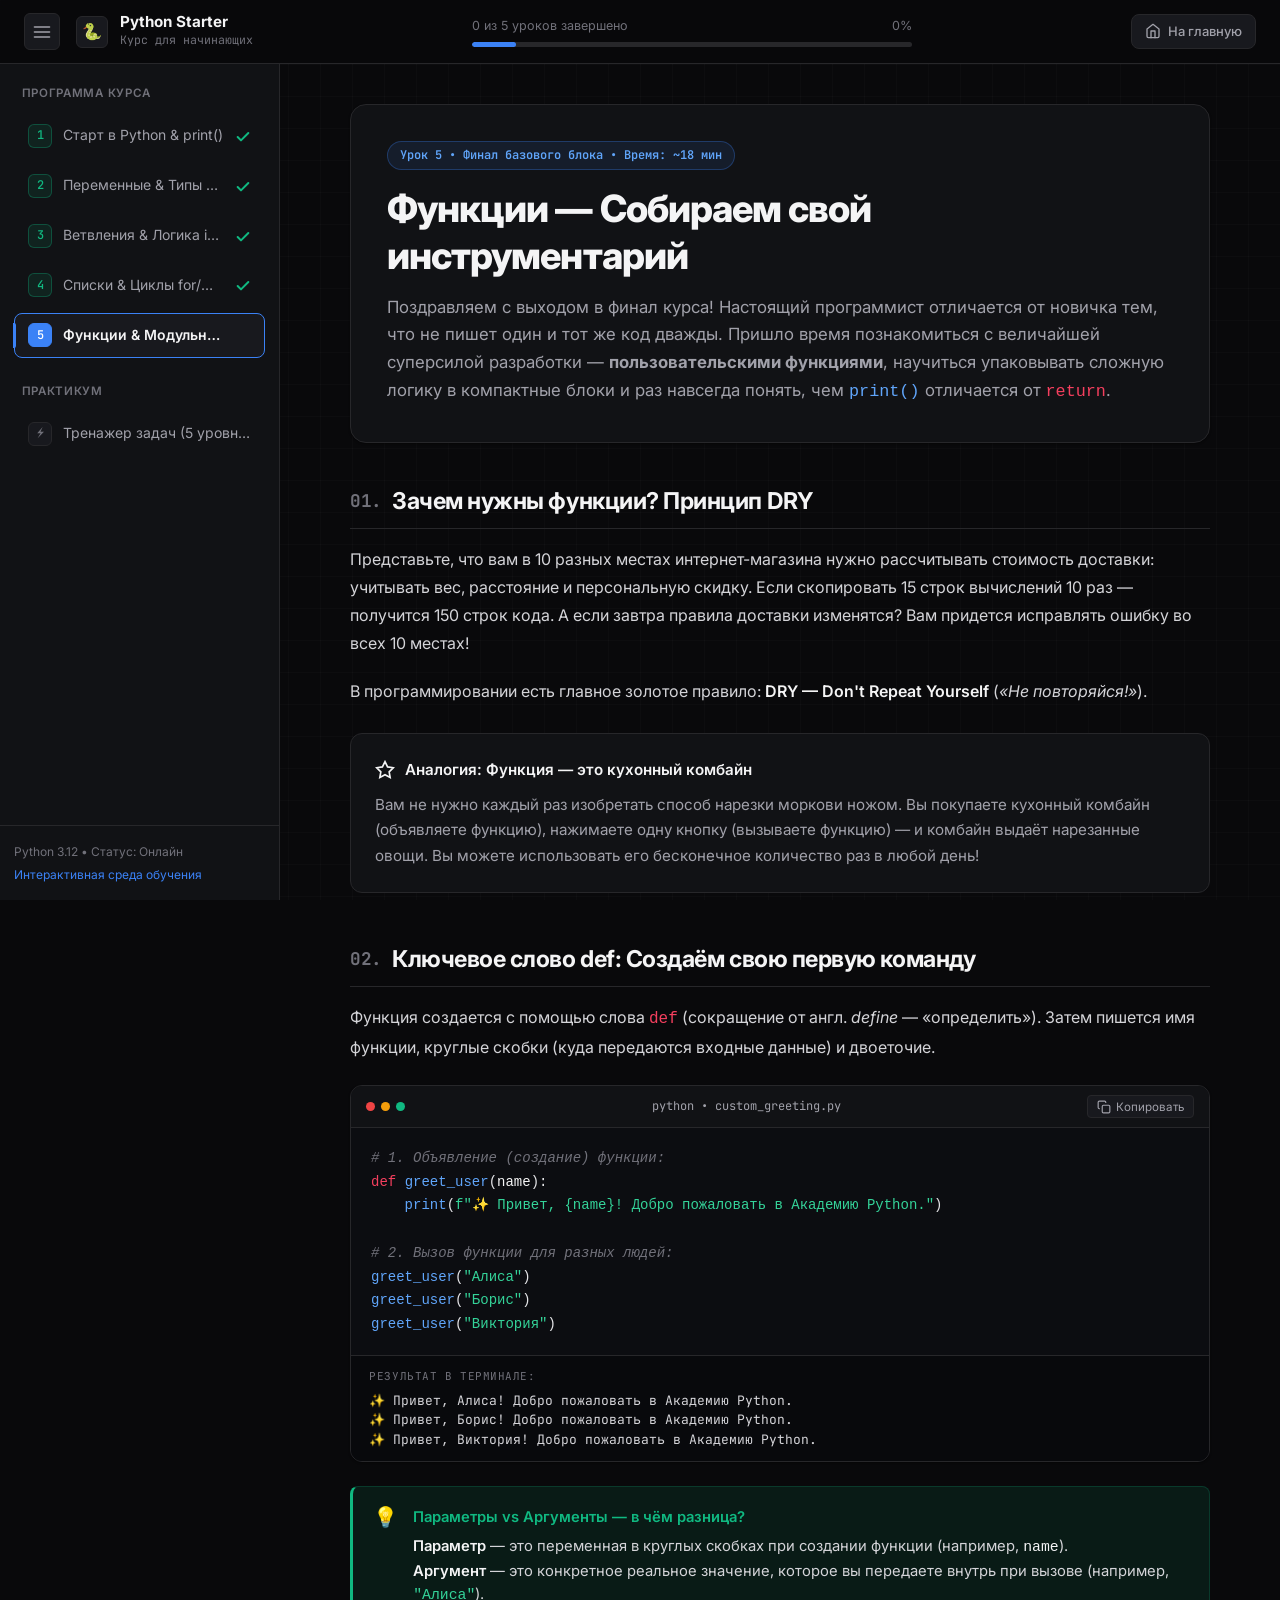
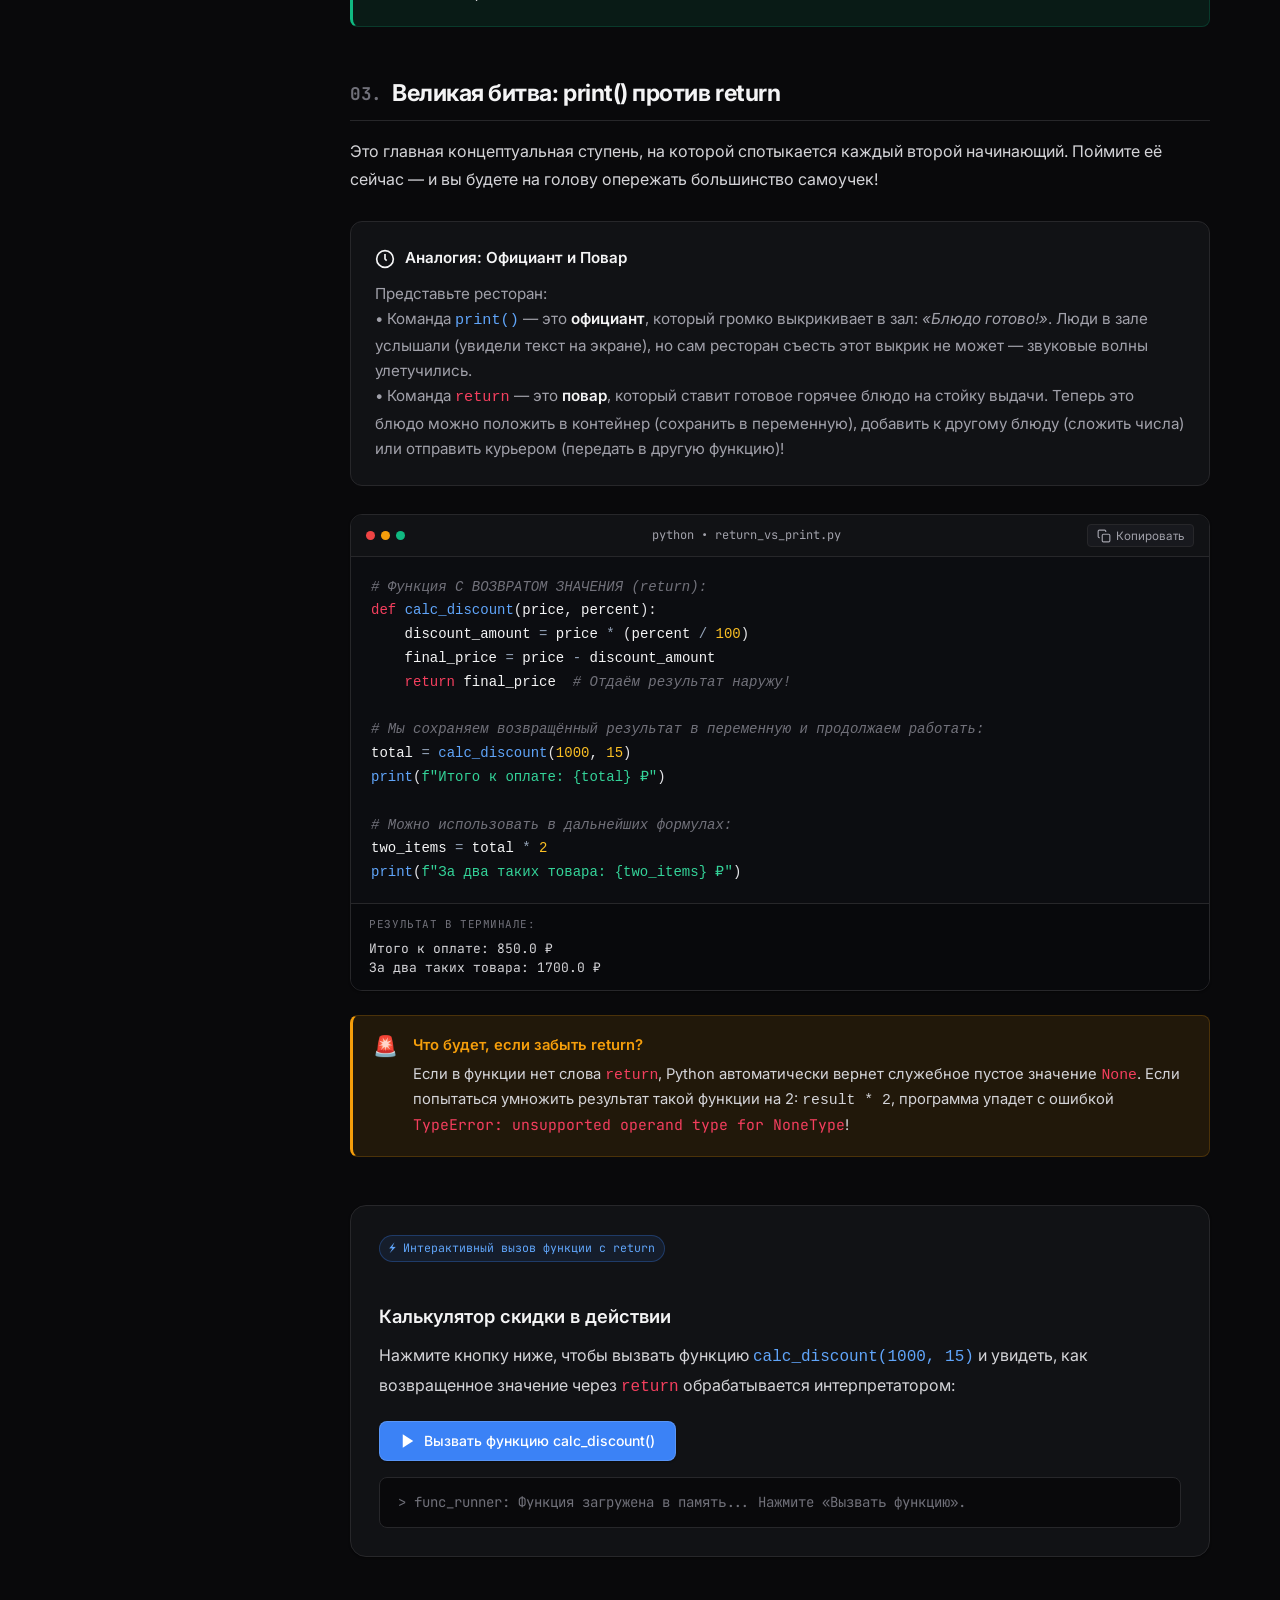
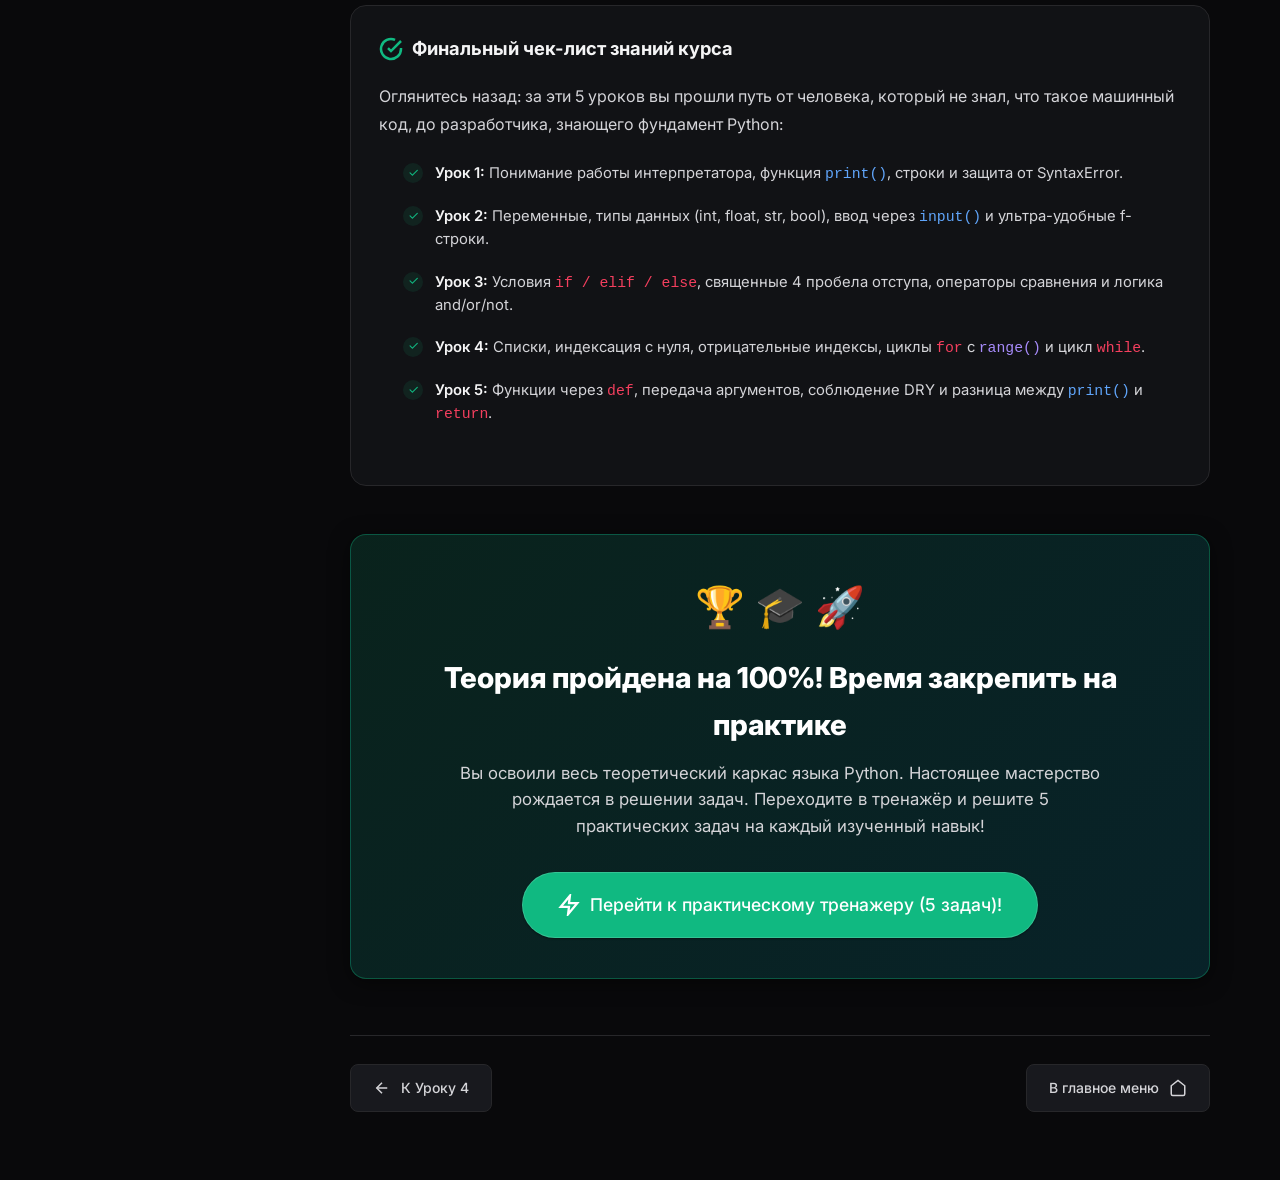
<file: lessons/05-functions.html>
<!DOCTYPE html>
<html lang="ru">
<head>
  <meta charset="UTF-8">
  <meta name="viewport" content="width=device-width, initial-scale=1.0">
  <title>Урок 5: Функции — Собираем свой инструментарий</title>
  <meta name="description" content="Узнайте, как создавать собственные функции с помощью def, передавать параметры, соблюдать принцип DRY и раз навсегда понять разницу между print() и return.">

  <!-- Favicon -->
  <link rel="icon" href="data:image/svg+xml,<svg xmlns='http://www.w3.org/2000/svg' viewBox='0 0 100 100'><text y='.9em' font-size='90'>🛠️</text></svg>">

  <!-- Course Stylesheet -->
  <link rel="stylesheet" href="../styles/python-course.css">
</head>
<body class="course-page" data-lesson="5">

  <!-- Unified Course Header -->
  <header class="course-header">
    <div class="header-left">
      <button class="sidebar-toggle-btn" id="sidebar-toggle-btn" aria-label="Переключить меню уроков">
        <svg width="20" height="20" viewBox="0 0 24 24" fill="none" stroke="currentColor" stroke-width="2" stroke-linecap="round" stroke-linejoin="round">
          <line x1="3" y1="12" x2="21" y2="12"></line>
          <line x1="3" y1="6" x2="21" y2="6"></line>
          <line x1="3" y1="18" x2="21" y2="18"></line>
        </svg>
      </button>

      <a href="../index.html" class="course-brand">
        <div class="course-brand-icon">🐍</div>
        <div class="course-brand-text">
          <h1>Python Starter</h1>
          <span>Курс для начинающих</span>
        </div>
      </a>
    </div>

    <div class="header-center">
      <div class="progress-info">
        <span id="progress-count-text">4 из 5 уроков завершено</span>
        <span id="progress-percent-text">80%</span>
      </div>
      <div class="progress-bar-container">
        <div class="progress-bar-fill" id="progress-bar-fill" style="width: 100%;"></div>
      </div>
    </div>

    <div class="header-right">
      <a href="../index.html" class="btn-nav-home">
        <svg width="16" height="16" viewBox="0 0 24 24" fill="none" stroke="currentColor" stroke-width="2" stroke-linecap="round" stroke-linejoin="round">
          <path d="M3 9l9-7 9 7v11a2 2 0 0 1-2 2H5a2 2 0 0 1-2-2z"></path>
          <polyline points="9 22 9 12 15 12 15 22"></polyline>
        </svg>
        <span>На главную</span>
      </a>
    </div>
  </header>

  <div class="sidebar-overlay" id="sidebar-overlay"></div>

  <!-- Layout Wrapper -->
  <div class="course-layout">

    <!-- Collapsible Sidebar Navigation -->
    <aside class="course-sidebar" id="course-sidebar">
      <div class="sidebar-content">
        <div class="sidebar-section-title">Программа курса</div>
        <ul class="lesson-nav-list">
          <li class="lesson-nav-item completed" id="nav-lesson-1">
            <a href="01-intro.html">
              <span class="lesson-number">1</span>
              <span class="lesson-title-text">Старт в Python & print()</span>
              <span class="status-badge-icon">
                <svg width="18" height="18" viewBox="0 0 24 24" fill="none" stroke="currentColor" stroke-width="3" stroke-linecap="round" stroke-linejoin="round">
                  <polyline points="20 6 9 17 4 12"></polyline>
                </svg>
              </span>
            </a>
          </li>
          <li class="lesson-nav-item completed" id="nav-lesson-2">
            <a href="02-variables.html">
              <span class="lesson-number">2</span>
              <span class="lesson-title-text">Переменные & Типы данных</span>
              <span class="status-badge-icon">
                <svg width="18" height="18" viewBox="0 0 24 24" fill="none" stroke="currentColor" stroke-width="3" stroke-linecap="round" stroke-linejoin="round">
                  <polyline points="20 6 9 17 4 12"></polyline>
                </svg>
              </span>
            </a>
          </li>
          <li class="lesson-nav-item completed" id="nav-lesson-3">
            <a href="03-conditions.html">
              <span class="lesson-number">3</span>
              <span class="lesson-title-text">Ветвления & Логика if/else</span>
              <span class="status-badge-icon">
                <svg width="18" height="18" viewBox="0 0 24 24" fill="none" stroke="currentColor" stroke-width="3" stroke-linecap="round" stroke-linejoin="round">
                  <polyline points="20 6 9 17 4 12"></polyline>
                </svg>
              </span>
            </a>
          </li>
          <li class="lesson-nav-item completed" id="nav-lesson-4">
            <a href="04-loops.html">
              <span class="lesson-number">4</span>
              <span class="lesson-title-text">Списки & Циклы for/while</span>
              <span class="status-badge-icon">
                <svg width="18" height="18" viewBox="0 0 24 24" fill="none" stroke="currentColor" stroke-width="3" stroke-linecap="round" stroke-linejoin="round">
                  <polyline points="20 6 9 17 4 12"></polyline>
                </svg>
              </span>
            </a>
          </li>
          <li class="lesson-nav-item active" id="nav-lesson-5">
            <a href="05-functions.html">
              <span class="lesson-number">5</span>
              <span class="lesson-title-text">Функции & Модульность</span>
              <span class="status-badge-icon"></span>
            </a>
          </li>
        </ul>

        <div class="sidebar-section-title">Практикум</div>
        <ul class="lesson-nav-list">
          <li class="lesson-nav-item" id="nav-practice">
            <a href="../practice.html">
              <span class="lesson-number">⚡</span>
              <span class="lesson-title-text">Тренажер задач (5 уровней)</span>
            </a>
          </li>
        </ul>
      </div>

      <div class="sidebar-footer">
        <div>Python 3.12 • Статус: Онлайн</div>
        <div style="margin-top: 4px; color: var(--accent-cyan);">Интерактивная среда обучения</div>
      </div>
    </aside>

    <!-- Main Content Area -->
    <main class="course-main">
      <article class="lesson-article">

        <!-- Hero Card -->
        <div class="lesson-hero-card">
          <div class="lesson-meta-pill">Урок 5 • Финал базового блока • Время: ~18 мин</div>
          <h1>Функции — Собираем свой инструментарий</h1>
          <p class="lesson-lead">
            Поздравляем с выходом в финал курса! Настоящий программист отличается от новичка тем, что не пишет один и тот же код дважды. Пришло время познакомиться с величайшей суперсилой разработки — <strong>пользовательскими функциями</strong>, научиться упаковывать сложную логику в компактные блоки и раз навсегда понять, чем <code class="fn">print()</code> отличается от <code class="kwd">return</code>.
          </p>
        </div>

        <!-- Section 1: Why Functions and DRY -->
        <section class="lesson-section">
          <h2><span class="section-idx">01.</span> Зачем нужны функции? Принцип DRY</h2>
          <p>
            Представьте, что вам в 10 разных местах интернет-магазина нужно рассчитывать стоимость доставки: учитывать вес, расстояние и персональную скидку. Если скопировать 15 строк вычислений 10 раз — получится 150 строк кода. А если завтра правила доставки изменятся? Вам придется исправлять ошибку во всех 10 местах!
          </p>
          <p>
            В программировании есть главное золотое правило: <strong>DRY — Don't Repeat Yourself</strong> (<em>«Не повторяйся!»</em>).
          </p>

          <div class="analogy-card">
            <div class="analogy-header">
              <svg width="20" height="20" viewBox="0 0 24 24" fill="none" stroke="currentColor" stroke-width="2"><polygon points="12 2 15.09 8.26 22 9.27 17 14.14 18.18 21.02 12 17.77 5.82 21.02 7 14.14 2 9.27 8.91 8.26 12 2"></polygon></svg>
              <span>Аналогия: Функция — это кухонный комбайн</span>
            </div>
            <div class="analogy-body">
              Вам не нужно каждый раз изобретать способ нарезки моркови ножом. Вы покупаете кухонный комбайн (объявляете функцию), нажимаете одну кнопку (вызываете функцию) — и комбайн выдаёт нарезанные овощи. Вы можете использовать его бесконечное количество раз в любой день!
            </div>
          </div>
        </section>

        <!-- Section 2: def Keyword and Arguments -->
        <section class="lesson-section">
          <h2><span class="section-idx">02.</span> Ключевое слово def: Создаём свою первую команду</h2>
          <p>
            Функция создается с помощью слова <code class="kwd">def</code> (сокращение от англ. <em>define</em> — «определить»). Затем пишется имя функции, круглые скобки (куда передаются входные данные) и двоеточие.
          </p>

          <div class="code-window">
            <div class="code-header">
              <div class="code-dots"><span class="code-dot dot-red"></span><span class="code-dot dot-yellow"></span><span class="code-dot dot-green"></span></div>
              <div class="code-label">python • custom_greeting.py</div>
              <button class="code-copy-btn">
                <svg width="14" height="14" viewBox="0 0 24 24" fill="none" stroke="currentColor" stroke-width="2"><rect x="9" y="9" width="13" height="13" rx="2" ry="2"></rect><path d="M5 15H4a2 2 0 0 1-2-2V4a2 2 0 0 1 2-2h9a2 2 0 0 1 2 2v1"></path></svg>
                <span>Копировать</span>
              </button>
            </div>
            <div class="code-body">
              <pre><span class="cm"># 1. Объявление (создание) функции:</span>
<span class="kwd">def</span> <span class="fn">greet_user</span>(<span class="var">name</span>):
    <span class="fn">print</span>(<span class="str">f"✨ Привет, {name}! Добро пожаловать в Академию Python."</span>)

<span class="cm"># 2. Вызов функции для разных людей:</span>
<span class="fn">greet_user</span>(<span class="str">"Алиса"</span>)
<span class="fn">greet_user</span>(<span class="str">"Борис"</span>)
<span class="fn">greet_user</span>(<span class="str">"Виктория"</span>)</pre>
            </div>
            <div class="code-output">
              <div class="output-label">Результат в терминале:</div>
              <div class="output-text">✨ Привет, Алиса! Добро пожаловать в Академию Python.
✨ Привет, Борис! Добро пожаловать в Академию Python.
✨ Привет, Виктория! Добро пожаловать в Академию Python.</div>
            </div>
          </div>

          <div class="callout callout-tip">
            <div class="callout-icon">💡</div>
            <div class="callout-content">
              <div class="callout-title">Параметры vs Аргументы — в чём разница?</div>
              <p>
                <strong>Параметр</strong> — это переменная в круглых скобках при создании функции (например, <code class="var">name</code>).<br>
                <strong>Аргумент</strong> — это конкретное реальное значение, которое вы передаете внутрь при вызове (например, <code class="str">"Алиса"</code>).
              </p>
            </div>
          </div>
        </section>

        <!-- Section 3: print() vs return -->
        <section class="lesson-section">
          <h2><span class="section-idx">03.</span> Великая битва: print() против return</h2>
          <p>
            Это главная концептуальная ступень, на которой спотыкается каждый второй начинающий. Поймите её сейчас — и вы будете на голову опережать большинство самоучек!
          </p>

          <div class="analogy-card">
            <div class="analogy-header">
              <svg width="20" height="20" viewBox="0 0 24 24" fill="none" stroke="currentColor" stroke-width="2"><circle cx="12" cy="12" r="10"></circle><polyline points="12 6 12 12 14 14"></polyline></svg>
              <span>Аналогия: Официант и Повар</span>
            </div>
            <div class="analogy-body">
              Представьте ресторан:
              <br>• Команда <code class="fn">print()</code> — это <strong>официант</strong>, который громко выкрикивает в зал: <em>«Блюдо готово!»</em>. Люди в зале услышали (увидели текст на экране), но сам ресторан съесть этот выкрик не может — звуковые волны улетучились.
              <br>• Команда <code class="kwd">return</code> — это <strong>повар</strong>, который ставит готовое горячее блюдо на стойку выдачи. Теперь это блюдо можно положить в контейнер (сохранить в переменную), добавить к другому блюду (сложить числа) или отправить курьером (передать в другую функцию)!
            </div>
          </div>

          <div class="code-window">
            <div class="code-header">
              <div class="code-dots"><span class="code-dot dot-red"></span><span class="code-dot dot-yellow"></span><span class="code-dot dot-green"></span></div>
              <div class="code-label">python • return_vs_print.py</div>
              <button class="code-copy-btn">
                <svg width="14" height="14" viewBox="0 0 24 24" fill="none" stroke="currentColor" stroke-width="2"><rect x="9" y="9" width="13" height="13" rx="2" ry="2"></rect><path d="M5 15H4a2 2 0 0 1-2-2V4a2 2 0 0 1 2-2h9a2 2 0 0 1 2 2v1"></path></svg>
                <span>Копировать</span>
              </button>
            </div>
            <div class="code-body">
              <pre><span class="cm"># Функция С ВОЗВРАТОМ ЗНАЧЕНИЯ (return):</span>
<span class="kwd">def</span> <span class="fn">calc_discount</span>(<span class="var">price</span>, <span class="var">percent</span>):
    <span class="var">discount_amount</span> <span class="op">=</span> <span class="var">price</span> <span class="op">*</span> (<span class="var">percent</span> <span class="op">/</span> <span class="num">100</span>)
    <span class="var">final_price</span> <span class="op">=</span> <span class="var">price</span> <span class="op">-</span> <span class="var">discount_amount</span>
    <span class="kwd">return</span> <span class="var">final_price</span>  <span class="cm"># Отдаём результат наружу!</span>

<span class="cm"># Мы сохраняем возвращённый результат в переменную и продолжаем работать:</span>
<span class="var">total</span> <span class="op">=</span> <span class="fn">calc_discount</span>(<span class="num">1000</span>, <span class="num">15</span>)
<span class="fn">print</span>(<span class="str">f"Итого к оплате: {total} ₽"</span>)

<span class="cm"># Можно использовать в дальнейших формулах:</span>
<span class="var">two_items</span> <span class="op">=</span> <span class="var">total</span> <span class="op">*</span> <span class="num">2</span>
<span class="fn">print</span>(<span class="str">f"За два таких товара: {two_items} ₽"</span>)</pre>
            </div>
            <div class="code-output">
              <div class="output-label">Результат в терминале:</div>
              <div class="output-text">Итого к оплате: 850.0 ₽
За два таких товара: 1700.0 ₽</div>
            </div>
          </div>

          <div class="callout callout-warning">
            <div class="callout-icon">🚨</div>
            <div class="callout-content">
              <div class="callout-title">Что будет, если забыть return?</div>
              <p>
                Если в функции нет слова <code class="kwd">return</code>, Python автоматически вернет служебное пустое значение <code class="kwd">None</code>. Если попытаться умножить результат такой функции на 2: <code>result * 2</code>, программа упадет с ошибкой <span style="color:#f43f5e; font-family:var(--font-mono);">TypeError: unsupported operand type for NoneType</span>!
              </p>
            </div>
          </div>
        </section>

        <!-- Section 4: Interactive Playground -->
        <section class="lesson-section">
          <div class="playground-box">
            <div class="playground-badge">⚡ Интерактивный вызов функции с return</div>
            <h3 class="playground-title">Калькулятор скидки в действии</h3>
            <p class="playground-desc">
              Нажмите кнопку ниже, чтобы вызвать функцию <code class="fn">calc_discount(1000, 15)</code> и увидеть, как возвращенное значение через <code class="kwd">return</code> обрабатывается интерпретатором:
            </p>

            <div class="interactive-controls">
              <button class="btn-run-code" data-action="run-functions">
                <svg width="18" height="18" viewBox="0 0 24 24" fill="currentColor">
                  <polygon points="5 3 19 12 5 21 5 3"></polygon>
                </svg>
                <span>Вызвать функцию calc_discount()</span>
              </button>
            </div>

            <div class="playground-live-terminal">
              <span class="terminal-prompt">&gt; func_runner:</span>
              <span class="terminal-output" style="color: var(--text-dim);">Функция загружена в память... Нажмите «Вызвать функцию».</span>
            </div>
          </div>
        </section>

        <!-- Section 5: Course Completion Checklist -->
        <section class="lesson-section">
          <div class="checklist-card">
            <div class="checklist-title">
              <svg width="24" height="24" viewBox="0 0 24 24" fill="none" stroke="currentColor" stroke-width="2.5" style="color:var(--accent-emerald);">
                <path d="M22 11.08V12a10 10 0 1 1-5.93-9.14"></path>
                <polyline points="22 4 12 14.01 9 11.01"></polyline>
              </svg>
              <span>Финальный чек-лист знаний курса</span>
            </div>
            <p style="color:var(--text-secondary); margin-bottom: 1.5rem;">
              Оглянитесь назад: за эти 5 уроков вы прошли путь от человека, который не знал, что такое машинный код, до разработчика, знающего фундамент Python:
            </p>
            <ul class="checklist-items">
              <li class="checklist-item">
                <div class="check-icon">✓</div>
                <div><strong>Урок 1:</strong> Понимание работы интерпретатора, функция <code class="fn">print()</code>, строки и защита от SyntaxError.</div>
              </li>
              <li class="checklist-item">
                <div class="check-icon">✓</div>
                <div><strong>Урок 2:</strong> Переменные, типы данных (int, float, str, bool), ввод через <code class="fn">input()</code> и ультра-удобные f-строки.</div>
              </li>
              <li class="checklist-item">
                <div class="check-icon">✓</div>
                <div><strong>Урок 3:</strong> Условия <code class="kwd">if / elif / else</code>, священные 4 пробела отступа, операторы сравнения и логика and/or/not.</div>
              </li>
              <li class="checklist-item">
                <div class="check-icon">✓</div>
                <div><strong>Урок 4:</strong> Списки, индексация с нуля, отрицательные индексы, циклы <code class="kwd">for</code> с <code class="bi">range()</code> и цикл <code class="kwd">while</code>.</div>
              </li>
              <li class="checklist-item">
                <div class="check-icon">✓</div>
                <div><strong>Урок 5:</strong> Функции через <code class="kwd">def</code>, передача аргументов, соблюдение DRY и разница между <code class="fn">print()</code> и <code class="kwd">return</code>.</div>
              </li>
            </ul>
          </div>
        </section>

        <!-- Final Call to Action -->
        <div style="background: linear-gradient(135deg, rgba(16, 185, 129, 0.15), rgba(6, 182, 212, 0.15)); border: 1px solid rgba(16, 185, 129, 0.35); border-radius: var(--radius-xl); padding: 2.5rem; text-align: center; margin: 3rem 0; box-shadow: var(--shadow-glass);">
          <div style="font-size: 2.5rem; margin-bottom: 1rem;">🏆 🎓 🚀</div>
          <h2 style="font-size: 1.8rem; font-weight: 800; color: #fff; margin-bottom: 0.75rem; border: none; justify-content: center;">
            Теория пройдена на 100%! Время закрепить на практике
          </h2>
          <p style="color: var(--text-secondary); max-width: 650px; margin: 0 auto 2rem; font-size: 1.05rem;">
            Вы освоили весь теоретический каркас языка Python. Настоящее мастерство рождается в решении задач. Переходите в тренажёр и решите 5 практических задач на каждый изученный навык!
          </p>

          <a href="../practice.html" class="btn-lesson-nav btn-finish-lesson" style="font-size: 1.1rem; padding: 1.1rem 2.2rem; display: inline-flex; border-radius: var(--radius-pill); box-shadow: 0 0 30px rgba(16, 185, 129, 0.4);">
            <svg width="22" height="22" viewBox="0 0 24 24" fill="none" stroke="currentColor" stroke-width="2.5">
              <polygon points="13 2 3 14 12 14 11 22 21 10 12 10 13 2"></polygon>
            </svg>
            <span>Перейти к практическому тренажеру (5 задач)!</span>
          </a>
        </div>

        <!-- Lesson Navigation Footer -->
        <footer class="lesson-nav-footer">
          <a href="04-loops.html" class="btn-lesson-nav btn-lesson-prev">
            <svg width="18" height="18" viewBox="0 0 24 24" fill="none" stroke="currentColor" stroke-width="2"><line x1="19" y1="12" x2="5" y2="12"></line><polyline points="12 19 5 12 12 5"></polyline></svg>
            <span>К Уроку 4</span>
          </a>

          <a href="../index.html" class="btn-lesson-nav btn-lesson-prev">
            <span>В главное меню</span>
            <svg width="18" height="18" viewBox="0 0 24 24" fill="none" stroke="currentColor" stroke-width="2"><path d="M3 9l9-7 9 7v11a2 2 0 0 1-2 2H5a2 2 0 0 1-2-2z"></path></svg>
          </a>
        </footer>

      </article>
    </main>
  </div>

  <!-- Course Scripts -->
  <script src="../js/course-progress.js"></script>
</body>
</html>
</file>
<file: styles/main.css>
/**
 * ==============================================================================
 * MODERN DEVELOPER DOCUMENTATION DESIGN SYSTEM
 * ==============================================================================
 * Aesthetics: Calm, matte neutral dark palette (Linear / Stripe Docs / Vercel)
 * Palette: Deep matte zinc/charcoal (#09090b, #111215, #18191e)
 * Borders: Clean 1px borders (#27272a, #2e3138, #3f3f46)
 * Hierarchy: #f4f4f5, #d4d4d8, #a1a1aa, #71717a
 * Accents: Professional blue (#3b82f6), emerald (#10b981), amber (#f59e0b)
 * Typography: Inter & JetBrains Mono (crisp, anti-aliased, no text glows)
 * ==============================================================================
 */

@import url('https://fonts.googleapis.com/css2?family=Inter:wght@300;400;500;600;700;800&family=JetBrains+Mono:ital,wght@0,400;0,500;0,600;0,700;1,400&display=swap');

/* ==============================================================================
   1. DESIGN TOKENS & CSS VARIABLES
   ============================================================================== */
:root {
  /* Matte Zinc & Charcoal Surfaces */
  --bg-void: #09090b;
  --bg-primary: #09090b;
  --bg-secondary: #111215;
  --bg-tertiary: #18191e;
  --bg-elevated: #18191e;
  --bg-glass-card: #111215;
  --bg-glass-nav: rgba(9, 9, 11, 0.85);
  --bg-glass-hover: rgba(255, 255, 255, 0.04);
  --bg-glass-active: rgba(255, 255, 255, 0.07);

  /* Primary Professional Accents */
  --accent-blue: #3b82f6;
  --accent-blue-hover: #2563eb;
  --accent-blue-light: #60a5fa;
  --accent-blue-subtle: rgba(59, 130, 246, 0.1);
  --accent-blue-border: rgba(59, 130, 246, 0.3);

  /* Legacy mapped aliases for theme compatibility */
  --accent-cyan: #3b82f6;
  --accent-cyan-light: #60a5fa;
  --accent-cyan-dark: #2563eb;
  --accent-cyan-glow: transparent;

  --accent-indigo: #3b82f6;
  --accent-indigo-light: #60a5fa;
  --accent-indigo-dark: #2563eb;
  --accent-indigo-glow: transparent;

  --accent-violet: #6366f1;
  --accent-violet-light: #818cf8;
  --accent-violet-glow: transparent;

  /* Functional Accents */
  --accent-emerald: #10b981;
  --accent-emerald-light: #34d399;
  --accent-emerald-subtle: rgba(16, 185, 129, 0.1);
  --accent-emerald-glow: transparent;

  --accent-amber: #f59e0b;
  --accent-amber-light: #fbbf24;
  --accent-amber-subtle: rgba(245, 158, 11, 0.1);

  --accent-rose: #ef4444;
  --accent-rose-light: #f87171;
  --accent-rose-subtle: rgba(239, 68, 68, 0.1);

  /* High-Contrast Soft Text Hierarchy */
  --text-primary: #f4f4f5;
  --text-secondary: #d4d4d8;
  --text-muted: #a1a1aa;
  --text-dim: #71717a;
  --text-disabled: #52525b;

  /* Clean 1px Borders */
  --border-subtle: #27272a;
  --border-medium: #2e3138;
  --border-bright: #3f3f46;
  --border-accent: rgba(59, 130, 246, 0.4);
  --border-cyan: rgba(59, 130, 246, 0.4);

  /* Crisp, Non-Glowing Shadows */
  --shadow-sm: 0 1px 2px 0 rgba(0, 0, 0, 0.4);
  --shadow-md: 0 4px 12px -2px rgba(0, 0, 0, 0.5);
  --shadow-lg: 0 12px 30px -6px rgba(0, 0, 0, 0.6);
  --shadow-glass: 0 4px 20px rgba(0, 0, 0, 0.5);
  --shadow-card-hover: 0 8px 24px -4px rgba(0, 0, 0, 0.6);

  /* Neutralized Halos (No screaming neons) */
  --halo-primary: 0 1px 3px rgba(0, 0, 0, 0.4);
  --halo-cyan: 0 1px 3px rgba(0, 0, 0, 0.4);
  --halo-badge: none;

  /* Radii */
  --radius-xs: 4px;
  --radius-sm: 6px;
  --radius-md: 8px;
  --radius-lg: 12px;
  --radius-xl: 16px;
  --radius-2xl: 20px;
  --radius-pill: 9999px;

  /* Typography */
  --font-sans: 'Inter', -apple-system, BlinkMacSystemFont, 'Segoe UI', Roboto, sans-serif;
  --font-mono: 'JetBrains Mono', 'Fira Code', Menlo, Monaco, Consolas, monospace;

  /* Transitions */
  --transition-fast: 120ms cubic-bezier(0.4, 0, 0.2, 1);
  --transition-normal: 200ms cubic-bezier(0.4, 0, 0.2, 1);
  --transition-smooth: 300ms cubic-bezier(0.16, 1, 0.3, 1);

  /* Backdrop Blur */
  --backdrop-blur: blur(12px);
  --backdrop-blur-heavy: blur(16px);

  /* Layout Container */
  --container-max-width: 1280px;
}

/* ==============================================================================
   2. GLOBAL RESETS & BASE CONFIGURATION
   ============================================================================== */
*,
*::before,
*::after {
  box-sizing: border-box;
  margin: 0;
  padding: 0;
}

html {
  scroll-behavior: smooth;
  color-scheme: dark;
  font-size: 16px;
  -webkit-text-size-adjust: 100%;
  -webkit-font-smoothing: antialiased;
  -moz-osx-font-smoothing: grayscale;
}

body {
  min-height: 100vh;
  background-color: var(--bg-void);
  color: var(--text-primary);
  font-family: var(--font-sans);
  line-height: 1.6;
  overflow-x: hidden;
  position: relative;
}

/* Subtle Matte Developer Grid */
body::before {
  content: '';
  position: fixed;
  top: 0;
  left: 0;
  width: 100%;
  height: 100%;
  background-size: 32px 32px;
  background-image: 
    linear-gradient(to right, rgba(255, 255, 255, 0.02) 1px, transparent 1px),
    linear-gradient(to bottom, rgba(255, 255, 255, 0.02) 1px, transparent 1px);
  pointer-events: none;
  z-index: 0;
}

/* Eliminate Noise Texture */
body::after {
  display: none !important;
}

/* ELIMINATE Particle Canvas & Cosmic Glow Orbs */
#bg-canvas {
  display: none !important;
}

.ambient-glow,
.glow-indigo,
.glow-cyan,
.glow-violet {
  display: none !important;
}

img, svg, video {
  display: block;
  max-width: 100%;
}

a {
  color: inherit;
  text-decoration: none;
  transition: color var(--transition-fast);
}

button, input, select, textarea {
  font-family: inherit;
  font-size: inherit;
  color: inherit;
  border: none;
  outline: none;
  background: transparent;
}

button {
  cursor: pointer;
  user-select: none;
}

/* ==============================================================================
   3. CALM DEVELOPER SCROLLBAR
   ============================================================================== */
::-webkit-scrollbar {
  width: 8px;
  height: 8px;
}

::-webkit-scrollbar-track {
  background: var(--bg-primary);
}

::-webkit-scrollbar-thumb {
  background: var(--border-medium);
  border-radius: var(--radius-pill);
  border: 2px solid var(--bg-primary);
}

::-webkit-scrollbar-thumb:hover {
  background: var(--border-bright);
}

* {
  scrollbar-width: thin;
  scrollbar-color: var(--border-medium) var(--bg-primary);
}

/* ==============================================================================
   4. TEXT SELECTION
   ============================================================================== */
::selection {
  background: rgba(59, 130, 246, 0.3);
  color: #ffffff;
}

::-moz-selection {
  background: rgba(59, 130, 246, 0.3);
  color: #ffffff;
}

/* ==============================================================================
   5. UTILITY & CONTAINER CLASSES
   ============================================================================== */
.container {
  width: 100%;
  max-width: var(--container-max-width);
  margin-left: auto;
  margin-right: auto;
  padding-left: 1.5rem;
  padding-right: 1.5rem;
  position: relative;
  z-index: 2;
}

.section {
  padding: 5rem 0;
  position: relative;
  z-index: 2;
}

.section-hero {
  padding: 7rem 0 4.5rem 0;
  min-height: 80vh;
  display: flex;
  align-items: center;
}

.glass-panel {
  background: var(--bg-secondary);
  border: 1px solid var(--border-subtle);
  border-radius: var(--radius-lg);
  box-shadow: var(--shadow-sm);
  position: relative;
  overflow: hidden;
  transition: border-color var(--transition-normal), box-shadow var(--transition-normal);
}

.glass-panel:hover {
  border-color: var(--border-medium);
  box-shadow: var(--shadow-md);
}

/* ==============================================================================
   6. TYPOGRAPHY & HEADINGS
   ============================================================================== */
.title-gradient {
  color: var(--text-primary);
  display: inline-block;
}

.title-cyber {
  color: var(--text-primary);
  display: inline-block;
  background: linear-gradient(180deg, #ffffff 0%, #d4d4d8 100%);
  -webkit-background-clip: text;
  -webkit-text-fill-color: transparent;
}

.title-neon {
  color: var(--text-primary);
  display: inline-block;
}

.text-cyan {
  color: var(--accent-blue-light);
}

.text-indigo {
  color: var(--accent-blue-light);
}

.text-violet {
  color: var(--accent-blue-light);
}

.text-emerald {
  color: var(--accent-emerald);
}

.section-header {
  text-align: center;
  max-width: 720px;
  margin: 0 auto 3.5rem auto;
}

.section-tag {
  display: inline-flex;
  align-items: center;
  gap: 0.5rem;
  padding: 0.3rem 0.85rem;
  border-radius: var(--radius-pill);
  font-size: 0.75rem;
  font-weight: 600;
  letter-spacing: 0.06em;
  text-transform: uppercase;
  background: var(--accent-blue-subtle);
  border: 1px solid var(--accent-blue-border);
  color: var(--accent-blue-light);
  margin-bottom: 1rem;
}

.section-tag.cyan {
  background: var(--accent-blue-subtle);
  border-color: var(--accent-blue-border);
  color: var(--accent-blue-light);
}

.section-title {
  font-size: clamp(2rem, 4vw, 3rem);
  font-weight: 800;
  line-height: 1.2;
  letter-spacing: -0.03em;
  color: var(--text-primary);
  margin-bottom: 1rem;
}

.section-subtitle {
  font-size: 1.05rem;
  color: var(--text-muted);
  line-height: 1.65;
}

/* ==============================================================================
   7. BUTTONS, BADGES & INTERACTIVE CONTROLS
   ============================================================================== */
.btn {
  display: inline-flex;
  align-items: center;
  justify-content: center;
  gap: 0.5rem;
  font-weight: 500;
  font-size: 0.875rem;
  padding: 0.65rem 1.25rem;
  border-radius: var(--radius-md);
  transition: all var(--transition-fast);
  position: relative;
  white-space: nowrap;
  letter-spacing: -0.01em;
}

.btn-primary {
  background: var(--accent-blue);
  color: #ffffff;
  border: 1px solid rgba(255, 255, 255, 0.15);
  box-shadow: 0 1px 2px 0 rgba(0, 0, 0, 0.4);
}

.btn-primary:hover {
  background: var(--accent-blue-hover);
  transform: translateY(-1px);
  box-shadow: var(--shadow-sm);
}

.btn-primary:active {
  transform: translateY(0);
}

.btn-secondary {
  background: var(--bg-tertiary);
  color: var(--text-primary);
  border: 1px solid var(--border-subtle);
}

.btn-secondary:hover {
  background: #222329;
  border-color: var(--border-bright);
  color: #ffffff;
  transform: translateY(-1px);
}

.btn-secondary:active {
  transform: translateY(0);
}

.btn-cyan {
  background: var(--accent-blue);
  color: #ffffff;
  border: 1px solid rgba(255, 255, 255, 0.15);
}

.btn-cyan:hover {
  background: var(--accent-blue-hover);
  transform: translateY(-1px);
}

.btn-ghost {
  background: transparent;
  color: var(--text-secondary);
  border: 1px solid transparent;
}

.btn-ghost:hover {
  background: var(--bg-glass-hover);
  color: var(--text-primary);
  border-color: var(--border-subtle);
}

.btn-icon {
  width: 2.25rem;
  height: 2.25rem;
  padding: 0;
  border-radius: var(--radius-md);
  display: inline-flex;
  align-items: center;
  justify-content: center;
  background: var(--bg-tertiary);
  border: 1px solid var(--border-subtle);
  color: var(--text-secondary);
  transition: all var(--transition-fast);
}

.btn-icon:hover {
  color: var(--text-primary);
  border-color: var(--border-medium);
  background: var(--bg-glass-hover);
}

/* Status Indicator Dot */
.status-indicator {
  display: inline-flex;
  align-items: center;
  gap: 0.5rem;
  font-size: 0.8125rem;
  font-weight: 500;
  color: var(--text-secondary);
}

.status-dot {
  width: 8px;
  height: 8px;
  border-radius: 50%;
  background: var(--accent-emerald);
  display: inline-block;
  flex-shrink: 0;
}

.status-dot.cyan {
  background: var(--accent-blue);
}

/* ==============================================================================
   8. MATTE NAVBAR
   ============================================================================== */
.navbar {
  position: fixed;
  top: 0;
  left: 0;
  width: 100%;
  z-index: 100;
  padding: 0.85rem 0;
  transition: all var(--transition-normal);
  background: var(--bg-glass-nav);
  backdrop-filter: var(--backdrop-blur);
  -webkit-backdrop-filter: var(--backdrop-blur);
  border-bottom: 1px solid var(--border-subtle);
}

.navbar.scrolled {
  padding: 0.65rem 0;
  background: rgba(9, 9, 11, 0.95);
  box-shadow: var(--shadow-sm);
}

.nav-container {
  display: flex;
  align-items: center;
  justify-content: space-between;
  gap: 2rem;
}

.nav-logo {
  display: flex;
  align-items: center;
  gap: 0.65rem;
  font-size: 1.1rem;
  font-weight: 700;
  letter-spacing: -0.02em;
  color: var(--text-primary);
}

.nav-logo-icon {
  width: 28px;
  height: 28px;
  border-radius: var(--radius-sm);
  background: var(--bg-tertiary);
  border: 1px solid var(--border-medium);
  display: flex;
  align-items: center;
  justify-content: center;
  color: var(--accent-blue);
}

.nav-links {
  display: flex;
  align-items: center;
  gap: 1.5rem;
  list-style: none;
}

.nav-link {
  font-size: 0.875rem;
  font-weight: 500;
  color: var(--text-muted);
  position: relative;
  padding: 0.35rem 0;
  transition: color var(--transition-fast);
}

.nav-link:hover {
  color: var(--text-primary);
}

.nav-actions {
  display: flex;
  align-items: center;
  gap: 0.75rem;
}

.github-badge {
  display: inline-flex;
  align-items: center;
  gap: 0.45rem;
  padding: 0.35rem 0.75rem;
  background: var(--bg-tertiary);
  border: 1px solid var(--border-subtle);
  border-radius: var(--radius-md);
  font-size: 0.8125rem;
  font-weight: 500;
  color: var(--text-secondary);
  transition: all var(--transition-fast);
}

.github-badge:hover {
  background: var(--bg-glass-hover);
  border-color: var(--border-medium);
  color: var(--text-primary);
}

.github-stars-count {
  padding: 0.1rem 0.4rem;
  background: rgba(255, 255, 255, 0.06);
  border-radius: var(--radius-xs);
  color: var(--text-muted);
  font-size: 0.75rem;
  font-family: var(--font-mono);
}

.nav-toggle {
  display: none;
  flex-direction: column;
  justify-content: center;
  gap: 5px;
  width: 32px;
  height: 32px;
  background: transparent;
  cursor: pointer;
  z-index: 101;
}

.nav-toggle span {
  width: 22px;
  height: 2px;
  background-color: var(--text-secondary);
  border-radius: 2px;
}

/* ==============================================================================
   9. HERO SECTION
   ============================================================================== */
.hero-content {
  display: flex;
  flex-direction: column;
  align-items: center;
  text-align: center;
  position: relative;
  z-index: 2;
  max-width: 880px;
  margin: 0 auto;
}

.hero-badge {
  display: inline-flex;
  align-items: center;
  gap: 0.65rem;
  padding: 0.35rem 0.95rem;
  border-radius: var(--radius-pill);
  background: var(--bg-secondary);
  border: 1px solid var(--border-subtle);
  font-size: 0.8125rem;
  font-weight: 500;
  color: var(--text-secondary);
  margin-bottom: 1.75rem;
  transition: border-color var(--transition-fast);
}

.hero-badge:hover {
  border-color: var(--border-medium);
}

.hero-badge-tag {
  display: inline-flex;
  align-items: center;
  padding: 0.15rem 0.5rem;
  background: var(--accent-blue-subtle);
  border: 1px solid var(--accent-blue-border);
  border-radius: var(--radius-pill);
  color: var(--accent-blue-light);
  font-size: 0.7rem;
  font-weight: 600;
  text-transform: uppercase;
  letter-spacing: 0.04em;
}

.hero-title {
  font-size: clamp(2.5rem, 5.5vw, 4.25rem);
  font-weight: 800;
  line-height: 1.12;
  letter-spacing: -0.035em;
  color: var(--text-primary);
  margin-bottom: 1.5rem;
}

.hero-subtitle {
  font-size: clamp(1.05rem, 1.8vw, 1.2rem);
  color: var(--text-muted);
  line-height: 1.65;
  max-width: 640px;
  margin-bottom: 2.25rem;
}

.hero-actions {
  display: flex;
  align-items: center;
  justify-content: center;
  flex-wrap: wrap;
  gap: 1rem;
  margin-bottom: 3rem;
}

.hero-status-bar {
  display: flex;
  align-items: center;
  gap: 1.75rem;
  padding: 0.6rem 1.25rem;
  border-radius: var(--radius-pill);
  background: var(--bg-secondary);
  border: 1px solid var(--border-subtle);
  font-size: 0.8125rem;
}

.hero-status-item {
  display: flex;
  align-items: center;
  gap: 0.45rem;
  color: var(--text-dim);
}

.hero-status-item strong {
  color: var(--text-secondary);
  font-weight: 500;
}

/* ==============================================================================
   10. CODE SHOWCASE & TERMINAL
   ============================================================================== */
.terminal-wrapper {
  max-width: 920px;
  margin: 1.5rem auto 0 auto;
  position: relative;
  z-index: 2;
}

.terminal-glow-bg {
  display: none !important;
}

.terminal-container {
  background: #0c0d11;
  border: 1px solid var(--border-subtle);
  border-radius: var(--radius-xl);
  box-shadow: var(--shadow-lg);
  overflow: hidden;
  position: relative;
}

.terminal-header {
  display: flex;
  align-items: center;
  justify-content: space-between;
  padding: 0.75rem 1rem;
  background: var(--bg-secondary);
  border-bottom: 1px solid var(--border-subtle);
}

.terminal-window-controls {
  display: flex;
  align-items: center;
  gap: 7px;
}

.terminal-dot {
  width: 10px;
  height: 10px;
  border-radius: 50%;
  display: inline-block;
}

.dot-red { background: #ef4444; }
.dot-yellow { background: #f59e0b; }
.dot-green { background: #10b981; }

.terminal-tabs {
  display: flex;
  align-items: center;
  gap: 0.25rem;
}

.terminal-tab {
  padding: 0.25rem 0.75rem;
  border-radius: var(--radius-xs);
  font-size: 0.785rem;
  font-family: var(--font-mono);
  color: var(--text-dim);
  background: transparent;
  cursor: pointer;
  transition: all var(--transition-fast);
  display: flex;
  align-items: center;
  gap: 0.35rem;
}

.terminal-tab.active {
  color: var(--text-primary);
  background: var(--bg-tertiary);
  border: 1px solid var(--border-subtle);
}

.terminal-tab:hover:not(.active) {
  color: var(--text-secondary);
}

.terminal-actions {
  display: flex;
  align-items: center;
  gap: 0.5rem;
}

.copy-btn {
  position: relative;
  display: inline-flex;
  align-items: center;
  gap: 0.35rem;
  padding: 0.3rem 0.65rem;
  border-radius: var(--radius-xs);
  font-size: 0.75rem;
  font-weight: 500;
  color: var(--text-muted);
  background: var(--bg-tertiary);
  border: 1px solid var(--border-subtle);
  transition: all var(--transition-fast);
}

.copy-btn:hover {
  color: var(--text-primary);
  border-color: var(--border-medium);
}

.copy-tooltip {
  position: absolute;
  top: -28px;
  right: 50%;
  transform: translateX(50%) translateY(4px);
  padding: 0.2rem 0.45rem;
  background: var(--bg-tertiary);
  border: 1px solid var(--border-subtle);
  color: var(--text-primary);
  font-size: 0.7rem;
  border-radius: var(--radius-xs);
  opacity: 0;
  pointer-events: none;
  transition: all var(--transition-fast);
  white-space: nowrap;
}

.copy-btn.copied .copy-tooltip {
  opacity: 1;
  transform: translateX(50%) translateY(0);
}

.copy-feedback {
  position: absolute;
  top: -28px;
  right: 50%;
  transform: translateX(50%) translateY(4px);
  padding: 0.2rem 0.45rem;
  background: var(--bg-tertiary);
  border: 1px solid var(--border-subtle);
  color: var(--text-primary);
  font-size: 0.7rem;
  border-radius: var(--radius-xs);
  opacity: 0;
  pointer-events: none;
  transition: all var(--transition-fast);
  white-space: nowrap;
}

.copy-feedback.visible {
  opacity: 1;
  transform: translateX(50%) translateY(0);
}

.terminal-body {
  padding: 1.25rem 1.5rem;
  font-family: var(--font-mono);
  font-size: 0.85rem;
  line-height: 1.7;
  overflow-x: auto;
  color: #e4e4e7;
  background: #0c0d11;
}

.code-line {
  display: flex;
  align-items: flex-start;
  gap: 1.25rem;
  min-height: 1.45rem;
}

.line-number {
  color: #52525b;
  user-select: none;
  min-width: 1.25rem;
  text-align: right;
  font-size: 0.785rem;
}

.line-content {
  flex: 1;
}

/* Syntax Highlighting */
.syn-comment { color: #71717a; font-style: italic; }
.syn-keyword { color: #f43f5e; font-weight: 500; }
.syn-func { color: #60a5fa; }
.syn-string { color: #34d399; }
.syn-var { color: #e4e4e7; }
.syn-param { color: #fbbf24; }
.syn-punct { color: #a1a1aa; }
.syn-cyan { color: #60a5fa; }

.terminal-cursor {
  display: inline-block;
  width: 7px;
  height: 1.1em;
  background-color: var(--accent-blue);
  vertical-align: middle;
}

/* ==============================================================================
   11. BENTO GRID FEATURES
   ============================================================================== */
.bento-grid {
  display: grid;
  grid-template-columns: repeat(12, 1fr);
  gap: 1.25rem;
  margin-top: 2.5rem;
}

.bento-card {
  background: var(--bg-secondary);
  border: 1px solid var(--border-subtle);
  border-radius: var(--radius-xl);
  padding: 2rem;
  position: relative;
  overflow: hidden;
  display: flex;
  flex-direction: column;
  justify-content: space-between;
  transition: border-color var(--transition-normal), box-shadow var(--transition-normal);
}

.bento-card:hover {
  border-color: var(--border-medium);
  box-shadow: var(--shadow-card-hover);
}

.bento-card::before {
  display: none !important;
}

.bento-span-8 { grid-column: span 8; }
.bento-span-4 { grid-column: span 4; }
.bento-span-6 { grid-column: span 6; }
.bento-span-12 { grid-column: span 12; }

.bento-icon-box {
  width: 44px;
  height: 44px;
  border-radius: var(--radius-md);
  background: var(--bg-tertiary);
  border: 1px solid var(--border-subtle);
  display: flex;
  align-items: center;
  justify-content: center;
  color: var(--accent-blue-light);
  margin-bottom: 1.5rem;
  position: relative;
  transition: border-color var(--transition-fast);
}

.bento-card:hover .bento-icon-box {
  border-color: var(--border-bright);
}

.bento-icon-box.indigo,
.bento-icon-box.violet {
  color: var(--accent-blue-light);
}

.bento-title {
  font-size: 1.2rem;
  font-weight: 700;
  color: var(--text-primary);
  margin-bottom: 0.65rem;
  letter-spacing: -0.015em;
}

.bento-desc {
  font-size: 0.9rem;
  color: var(--text-muted);
  line-height: 1.6;
  margin-bottom: 1.25rem;
}

.bento-tags {
  display: flex;
  flex-wrap: wrap;
  gap: 0.45rem;
  margin-top: auto;
}

.bento-tag {
  font-size: 0.725rem;
  font-weight: 500;
  font-family: var(--font-mono);
  padding: 0.2rem 0.55rem;
  border-radius: var(--radius-pill);
  background: var(--bg-tertiary);
  border: 1px solid var(--border-subtle);
  color: var(--text-muted);
}

.bento-visual-preview {
  margin-top: 1.25rem;
  padding: 1rem;
  border-radius: var(--radius-md);
  background: #09090b;
  border: 1px solid var(--border-subtle);
}

/* ==============================================================================
   12. STATS SECTION
   ============================================================================== */
.stats-grid {
  display: grid;
  grid-template-columns: repeat(4, 1fr);
  gap: 1.25rem;
}

.stat-card {
  background: var(--bg-secondary);
  border: 1px solid var(--border-subtle);
  border-radius: var(--radius-lg);
  padding: 2rem 1.5rem;
  text-align: center;
  position: relative;
  overflow: hidden;
  transition: border-color var(--transition-fast);
}

.stat-card:hover {
  border-color: var(--border-medium);
}

.stat-number {
  font-size: clamp(2.25rem, 3vw, 3rem);
  font-weight: 800;
  line-height: 1;
  letter-spacing: -0.03em;
  margin-bottom: 0.65rem;
  color: var(--text-primary);
}

.stat-card.indigo .stat-number,
.stat-card.violet .stat-number {
  color: var(--text-primary);
}

.stat-label {
  font-size: 0.925rem;
  font-weight: 600;
  color: var(--text-secondary);
  margin-bottom: 0.25rem;
}

.stat-subtext {
  font-size: 0.785rem;
  color: var(--text-dim);
}

/* ==============================================================================
   13. WORKFLOW & ARCHITECTURE
   ============================================================================== */
.workflow-wrapper {
  margin-top: 2.5rem;
  position: relative;
}

.workflow-steps {
  display: grid;
  grid-template-columns: repeat(3, 1fr);
  gap: 1.5rem;
  position: relative;
}

.workflow-steps::before {
  content: '';
  position: absolute;
  top: 36px;
  left: 15%;
  right: 15%;
  height: 1px;
  background: var(--border-subtle);
  z-index: 0;
}

.workflow-card {
  background: var(--bg-secondary);
  border: 1px solid var(--border-subtle);
  border-radius: var(--radius-xl);
  padding: 2rem 1.75rem;
  position: relative;
  z-index: 1;
  transition: border-color var(--transition-fast);
}

.workflow-card:hover {
  border-color: var(--border-medium);
}

.workflow-step-num {
  width: 44px;
  height: 44px;
  border-radius: 50%;
  background: var(--bg-tertiary);
  border: 1px solid var(--border-medium);
  display: flex;
  align-items: center;
  justify-content: center;
  font-family: var(--font-mono);
  font-size: 1rem;
  font-weight: 700;
  color: var(--text-primary);
  margin-bottom: 1.25rem;
}

.workflow-step-num.cyan,
.workflow-step-num.violet {
  border-color: var(--border-medium);
}

.workflow-step-title {
  font-size: 1.15rem;
  font-weight: 700;
  color: var(--text-primary);
  margin-bottom: 0.65rem;
}

.workflow-step-desc {
  font-size: 0.875rem;
  color: var(--text-muted);
  line-height: 1.6;
}

/* ==============================================================================
   14. CTA BANNER
   ============================================================================== */
.cta-banner {
  background: var(--bg-secondary);
  border: 1px solid var(--border-subtle);
  border-radius: var(--radius-2xl);
  padding: 4rem 2.5rem;
  text-align: center;
  position: relative;
  overflow: hidden;
  box-shadow: var(--shadow-md);
}

.cta-banner::before {
  display: none !important;
}

.cta-banner-content {
  position: relative;
  z-index: 2;
  max-width: 620px;
  margin: 0 auto;
}

.cta-title {
  font-size: clamp(1.85rem, 3.5vw, 2.75rem);
  font-weight: 800;
  line-height: 1.2;
  letter-spacing: -0.03em;
  color: var(--text-primary);
  margin-bottom: 1rem;
}

.cta-desc {
  font-size: 1.05rem;
  color: var(--text-muted);
  line-height: 1.65;
  margin-bottom: 2rem;
}

.cta-actions {
  display: flex;
  align-items: center;
  justify-content: center;
  flex-wrap: wrap;
  gap: 1rem;
}

/* ==============================================================================
   15. FOOTER
   ============================================================================== */
.footer {
  border-top: 1px solid var(--border-subtle);
  background: var(--bg-primary);
  padding: 4rem 0 2rem 0;
  position: relative;
  z-index: 2;
}

.footer-grid {
  display: grid;
  grid-template-columns: 2fr repeat(3, 1fr);
  gap: 2.5rem;
  margin-bottom: 3.5rem;
}

.footer-brand {
  display: flex;
  flex-direction: column;
  gap: 0.85rem;
}

.footer-desc {
  font-size: 0.875rem;
  color: var(--text-dim);
  max-width: 320px;
  line-height: 1.6;
}

.footer-col-title {
  font-size: 0.785rem;
  font-weight: 600;
  text-transform: uppercase;
  letter-spacing: 0.06em;
  color: var(--text-secondary);
  margin-bottom: 1rem;
}

.footer-links {
  list-style: none;
  display: flex;
  flex-direction: column;
  gap: 0.65rem;
}

.footer-link {
  font-size: 0.875rem;
  color: var(--text-muted);
  transition: color var(--transition-fast);
}

.footer-link:hover {
  color: var(--text-primary);
}

.footer-bottom {
  display: flex;
  align-items: center;
  justify-content: space-between;
  padding-top: 1.75rem;
  border-top: 1px solid var(--border-subtle);
  font-size: 0.8125rem;
  color: var(--text-dim);
}

.footer-bottom-links {
  display: flex;
  gap: 1.5rem;
}

/* ==============================================================================
   16. RESPONSIVE BREAKPOINTS
   ============================================================================== */
@media (min-width: 1600px) {
  :root {
    --container-max-width: 1440px;
  }
  .hero-title {
    font-size: 4.75rem;
  }
}

@media (max-width: 1024px) {
  .bento-span-8,
  .bento-span-4,
  .bento-span-6 {
    grid-column: span 12;
  }

  .stats-grid {
    grid-template-columns: repeat(2, 1fr);
  }

  .workflow-steps {
    grid-template-columns: 1fr;
    gap: 1.25rem;
  }

  .workflow-steps::before {
    display: none;
  }

  .footer-grid {
    grid-template-columns: 1fr 1fr;
    gap: 2rem;
  }

  .footer-brand {
    grid-column: span 2;
  }
}

@media (max-width: 768px) {
  .section {
    padding: 3.5rem 0;
  }

  .section-hero {
    padding: 6rem 0 3rem 0;
  }

  .nav-links {
    display: none;
  }

  .nav-links.active {
    display: flex;
    flex-direction: column;
    position: absolute;
    top: 100%;
    left: 0;
    right: 0;
    background: var(--bg-secondary);
    border-bottom: 1px solid var(--border-subtle);
    padding: 1.25rem 1.5rem;
    gap: 1rem;
    box-shadow: var(--shadow-md);
  }

  .nav-actions .btn {
    display: none;
  }

  .nav-toggle {
    display: flex;
  }

  .hero-actions {
    flex-direction: column;
    width: 100%;
  }

  .hero-actions .btn {
    width: 100%;
  }

  .hero-status-bar {
    flex-direction: column;
    gap: 0.65rem;
    width: 100%;
    border-radius: var(--radius-lg);
  }

  .stats-grid {
    grid-template-columns: 1fr;
  }

  .cta-banner {
    padding: 3rem 1.25rem;
  }

  .cta-actions {
    flex-direction: column;
    width: 100%;
  }

  .cta-actions .btn {
    width: 100%;
  }

  .footer-grid {
    grid-template-columns: 1fr;
  }

  .footer-brand {
    grid-column: span 1;
  }

  .footer-bottom {
    flex-direction: column;
    gap: 0.85rem;
    text-align: center;
  }

  .terminal-tabs {
    overflow-x: auto;
  }
}

@media (max-width: 480px) {
  .hero-title {
    font-size: 2rem;
  }

  .hero-badge {
    font-size: 0.75rem;
    padding: 0.3rem 0.75rem;
  }

  .terminal-body {
    padding: 1rem 0.75rem;
    font-size: 0.785rem;
  }
}
</file>
<file: styles/python-course.css>
/**
 * ==============================================================================
 * PYTHON & C COURSE DESIGN SYSTEM & PRACTICE ARENA
 * ==============================================================================
 * Calm developer documentation aesthetic (Linear / Stripe docs / Vercel)
 * Deep matte zinc surfaces, clean 1px borders, soft readable text hierarchy.
 * ==============================================================================
 */

@import url('main.css');

/* --- Lesson & Course Custom Variables --- */
:root {
  --sidebar-width: 280px;
  --sidebar-collapsed-width: 0px;
  --header-height: 64px;
  --content-max-width: 860px;
  
  /* Syntax Highlighting Tokens (Readable & Soft) */
  --syntax-keyword: #f43f5e;
  --syntax-string: #34d399;
  --syntax-number: #fbbf24;
  --syntax-func: #60a5fa;
  --syntax-comment: #71717a;
  --syntax-builtin: #a78bfa;
  --syntax-operator: #94a3b8;
  --syntax-variable: #f4f4f5;
}

/* --- Layout Architecture --- */
body.course-page {
  min-height: 100vh;
  background-color: var(--bg-void);
  color: var(--text-primary);
  font-family: var(--font-sans);
  overflow-x: hidden;
  display: flex;
  flex-direction: column;
}

/* --- Top Course Header --- */
.course-header {
  position: fixed;
  top: 0;
  left: 0;
  right: 0;
  height: var(--header-height);
  background: var(--bg-glass-nav);
  backdrop-filter: var(--backdrop-blur);
  -webkit-backdrop-filter: var(--backdrop-blur);
  border-bottom: 1px solid var(--border-subtle);
  z-index: 1000;
  display: flex;
  align-items: center;
  padding: 0 1.5rem;
  justify-content: space-between;
}

.header-left {
  display: flex;
  align-items: center;
  gap: 1rem;
}

.sidebar-toggle-btn {
  background: var(--bg-tertiary);
  border: 1px solid var(--border-subtle);
  color: var(--text-muted);
  border-radius: var(--radius-sm);
  padding: 0.45rem;
  cursor: pointer;
  display: flex;
  align-items: center;
  justify-content: center;
  transition: all var(--transition-fast);
}

.sidebar-toggle-btn:hover {
  background: #222329;
  border-color: var(--border-medium);
  color: var(--text-primary);
}

.course-brand {
  display: flex;
  align-items: center;
  gap: 0.75rem;
  text-decoration: none;
  color: var(--text-primary);
}

.course-brand-icon {
  width: 32px;
  height: 32px;
  border-radius: var(--radius-sm);
  background: var(--bg-tertiary) !important;
  border: 1px solid var(--border-subtle);
  display: flex;
  align-items: center;
  justify-content: center;
  font-size: 1rem;
  box-shadow: none !important;
}

.course-brand-text h1 {
  font-size: 0.95rem;
  font-weight: 700;
  line-height: 1.2;
  margin: 0;
  color: var(--text-primary);
}

.course-brand-text span {
  font-size: 0.725rem;
  color: var(--text-dim);
  font-family: var(--font-mono);
  display: block;
}

.header-center {
  flex: 1;
  max-width: 440px;
  margin: 0 2rem;
  display: flex;
  flex-direction: column;
  gap: 0.35rem;
}

.progress-info {
  display: flex;
  justify-content: space-between;
  font-size: 0.785rem;
  color: var(--text-dim);
}

.progress-bar-container {
  width: 100%;
  height: 5px;
  background: var(--border-subtle);
  border-radius: var(--radius-pill);
  overflow: hidden;
  position: relative;
}

.progress-bar-fill {
  height: 100%;
  width: 20%;
  background: var(--accent-blue);
  border-radius: var(--radius-pill);
  transition: width 0.4s ease;
  box-shadow: none;
}

.header-right {
  display: flex;
  align-items: center;
  gap: 0.75rem;
}

.btn-nav-home {
  display: inline-flex;
  align-items: center;
  gap: 0.45rem;
  font-size: 0.8125rem;
  font-weight: 500;
  color: var(--text-muted);
  text-decoration: none;
  padding: 0.4rem 0.8rem;
  border-radius: var(--radius-md);
  background: var(--bg-tertiary);
  border: 1px solid var(--border-subtle);
  transition: all var(--transition-fast);
}

.btn-nav-home:hover {
  color: var(--text-primary);
  border-color: var(--border-medium);
  background: #222329;
}

/* --- Course Layout Wrapper --- */
.course-layout {
  display: flex;
  padding-top: var(--header-height);
  min-height: calc(100vh - var(--header-height));
  position: relative;
}

/* --- Collapsible Sidebar --- */
.course-sidebar {
  width: var(--sidebar-width);
  background: var(--bg-secondary);
  border-right: 1px solid var(--border-subtle);
  position: fixed;
  top: var(--header-height);
  bottom: 0;
  left: 0;
  overflow-y: auto;
  z-index: 900;
  transition: transform var(--transition-smooth);
  display: flex;
  flex-direction: column;
}

.course-sidebar.collapsed {
  transform: translateX(-100%);
}

.sidebar-overlay {
  display: none;
  position: fixed;
  inset: 0;
  background: rgba(0, 0, 0, 0.6);
  backdrop-filter: blur(4px);
  z-index: 850;
}

.sidebar-content {
  padding: 1.25rem 0.85rem;
  flex: 1;
}

.sidebar-section-title {
  font-size: 0.725rem;
  font-weight: 600;
  text-transform: uppercase;
  letter-spacing: 0.06em;
  color: var(--text-dim);
  margin-bottom: 0.65rem;
  padding-left: 0.5rem;
}

.lesson-nav-list {
  list-style: none;
  padding: 0;
  margin: 0 0 1.5rem 0;
  display: flex;
  flex-direction: column;
  gap: 0.3rem;
}

.lesson-nav-item a {
  display: flex;
  align-items: center;
  gap: 0.7rem;
  padding: 0.6rem 0.85rem;
  border-radius: var(--radius-md);
  color: var(--text-muted);
  text-decoration: none;
  font-size: 0.875rem;
  transition: all var(--transition-fast);
  border: 1px solid transparent;
  position: relative;
}

.lesson-nav-item a:hover {
  background: var(--bg-tertiary);
  color: var(--text-primary);
  border-color: var(--border-subtle);
}

.lesson-nav-item.active a {
  background: var(--bg-tertiary);
  border-color: var(--accent-blue);
  color: var(--text-primary);
  font-weight: 600;
  box-shadow: none;
}

.lesson-nav-item.active a::before {
  content: '';
  position: absolute;
  left: -2px;
  top: 20%;
  bottom: 20%;
  width: 3px;
  background: var(--accent-blue);
  border-radius: 0 2px 2px 0;
}

.lesson-number {
  display: flex;
  align-items: center;
  justify-content: center;
  width: 24px;
  height: 24px;
  border-radius: var(--radius-sm);
  background: var(--bg-tertiary);
  border: 1px solid var(--border-subtle);
  font-size: 0.75rem;
  font-family: var(--font-mono);
  font-weight: 500;
  color: var(--text-dim);
  flex-shrink: 0;
}

.lesson-nav-item.active .lesson-number {
  background: var(--accent-blue);
  color: #fff;
  border-color: var(--accent-blue);
}

.lesson-nav-item.completed .lesson-number {
  background: var(--accent-emerald-subtle);
  color: var(--accent-emerald);
  border: 1px solid rgba(16, 185, 129, 0.3);
}

.lesson-title-text {
  flex: 1;
  white-space: nowrap;
  overflow: hidden;
  text-overflow: ellipsis;
}

.status-badge-icon {
  width: 16px;
  height: 16px;
  opacity: 0;
  transition: opacity var(--transition-fast);
}

.lesson-nav-item.completed .status-badge-icon {
  opacity: 1;
  color: var(--accent-emerald);
}

/* Sidebar Footer */
.sidebar-footer {
  padding: 1rem 0.85rem;
  border-top: 1px solid var(--border-subtle);
  font-size: 0.75rem;
  color: var(--text-dim);
  background: var(--bg-secondary);
}

/* --- Main Content Area --- */
.course-main {
  flex: 1;
  margin-left: var(--sidebar-width);
  padding: 2.5rem 2rem 5rem;
  transition: margin-left var(--transition-smooth);
  display: flex;
  justify-content: center;
}

.course-sidebar.collapsed ~ .course-main {
  margin-left: 0;
}

.lesson-article {
  max-width: var(--content-max-width);
  width: 100%;
}

/* Lesson Header Card */
.lesson-hero-card {
  background: var(--bg-secondary);
  border: 1px solid var(--border-subtle);
  border-radius: var(--radius-xl);
  padding: 2.25rem;
  margin-bottom: 2.5rem;
  position: relative;
  overflow: hidden;
  box-shadow: var(--shadow-sm);
}

.lesson-hero-card::after {
  display: none !important;
}

.lesson-meta-pill {
  display: inline-flex;
  align-items: center;
  gap: 0.45rem;
  padding: 0.25rem 0.75rem;
  border-radius: var(--radius-pill);
  background: var(--accent-blue-subtle);
  border: 1px solid var(--accent-blue-border);
  color: var(--accent-blue-light);
  font-size: 0.75rem;
  font-family: var(--font-mono);
  font-weight: 600;
  margin-bottom: 1rem;
}

.lesson-hero-card h1 {
  font-size: clamp(1.85rem, 3.5vw, 2.35rem);
  font-weight: 800;
  letter-spacing: -0.025em;
  margin-bottom: 0.85rem;
  color: var(--text-primary);
  line-height: 1.25;
}

.lesson-lead {
  font-size: 1.05rem;
  color: var(--text-muted);
  line-height: 1.65;
  margin: 0;
}

/* Section Typography & Content */
.lesson-section {
  margin-bottom: 3rem;
}

.lesson-section h2 {
  font-size: 1.45rem;
  font-weight: 700;
  margin-bottom: 1rem;
  color: var(--text-primary);
  display: flex;
  align-items: center;
  gap: 0.65rem;
  padding-bottom: 0.5rem;
  border-bottom: 1px solid var(--border-subtle);
  letter-spacing: -0.02em;
}

.lesson-section h2 .section-idx {
  color: var(--text-dim);
  font-family: var(--font-mono);
  font-size: 1.1rem;
}

.lesson-section h3 {
  font-size: 1.15rem;
  font-weight: 600;
  margin: 1.75rem 0 0.65rem;
  color: var(--text-primary);
}

.lesson-section p {
  color: var(--text-secondary);
  font-size: 1rem;
  line-height: 1.75;
  margin-bottom: 1.25rem;
}

.lesson-section ul, .lesson-section ol {
  color: var(--text-secondary);
  font-size: 0.975rem;
  line-height: 1.7;
  margin-bottom: 1.5rem;
  padding-left: 1.5rem;
}

.lesson-section li {
  margin-bottom: 0.5rem;
}

.lesson-section strong {
  color: var(--text-primary);
  font-weight: 600;
}

/* --- Metaphor & Visual Explainer Cards --- */
.analogy-card {
  background: var(--bg-secondary);
  border: 1px solid var(--border-subtle);
  border-radius: var(--radius-lg);
  padding: 1.5rem;
  margin: 1.75rem 0;
  position: relative;
}

.analogy-header {
  display: flex;
  align-items: center;
  gap: 0.65rem;
  margin-bottom: 0.65rem;
  color: var(--text-primary);
  font-weight: 600;
  font-size: 0.95rem;
}

.analogy-body {
  color: var(--text-muted);
  font-size: 0.95rem;
  line-height: 1.65;
}

/* --- Callout Blocks --- */
.callout {
  border-radius: var(--radius-md);
  padding: 1.15rem 1.25rem;
  margin: 1.5rem 0;
  display: flex;
  gap: 0.95rem;
  align-items: flex-start;
  border-left: 3px solid;
}

.callout-icon {
  font-size: 1.25rem;
  flex-shrink: 0;
  line-height: 1;
  margin-top: 0.1rem;
}

.callout-content {
  flex: 1;
}

.callout-title {
  font-weight: 600;
  font-size: 0.925rem;
  margin-bottom: 0.35rem;
}

.callout p {
  margin: 0;
  font-size: 0.925rem;
  line-height: 1.6;
}

.callout p + p {
  margin-top: 0.5rem;
}

/* Tip Callout */
.callout-tip {
  background: var(--accent-emerald-subtle);
  border-color: var(--accent-emerald);
  border-top: 1px solid rgba(16, 185, 129, 0.2);
  border-right: 1px solid rgba(16, 185, 129, 0.2);
  border-bottom: 1px solid rgba(16, 185, 129, 0.2);
}

.callout-tip .callout-title {
  color: var(--accent-emerald);
}

.callout-tip .callout-content {
  color: var(--text-secondary);
}

/* Warning Callout */
.callout-warning {
  background: var(--accent-amber-subtle);
  border-color: var(--accent-amber);
  border-top: 1px solid rgba(245, 158, 11, 0.2);
  border-right: 1px solid rgba(245, 158, 11, 0.2);
  border-bottom: 1px solid rgba(245, 158, 11, 0.2);
}

.callout-warning .callout-title {
  color: var(--accent-amber);
}

.callout-warning .callout-content {
  color: var(--text-secondary);
}

/* Task Callout */
.callout-task {
  background: var(--accent-blue-subtle);
  border-color: var(--accent-blue);
  border-top: 1px solid var(--accent-blue-border);
  border-right: 1px solid var(--accent-blue-border);
  border-bottom: 1px solid var(--accent-blue-border);
}

.callout-task .callout-title {
  color: var(--accent-blue-light);
}

.callout-task .callout-content {
  color: var(--text-secondary);
}

/* --- Code Snippet Blocks --- */
.code-window {
  background: #0c0d11;
  border: 1px solid var(--border-subtle);
  border-radius: var(--radius-lg);
  margin: 1.5rem 0;
  overflow: hidden;
  box-shadow: var(--shadow-sm);
}

.code-header {
  display: flex;
  align-items: center;
  justify-content: space-between;
  padding: 0.6rem 0.95rem;
  background: var(--bg-secondary);
  border-bottom: 1px solid var(--border-subtle);
  font-family: var(--font-mono);
  font-size: 0.75rem;
  color: var(--text-dim);
}

.code-dots {
  display: flex;
  gap: 6px;
  align-items: center;
}

.code-dot {
  width: 9px;
  height: 9px;
  border-radius: 50%;
}
.code-dot.dot-red { background: #ef4444; }
.code-dot.dot-yellow { background: #f59e0b; }
.code-dot.dot-green { background: #10b981; }

.code-label {
  color: var(--text-muted);
  display: flex;
  align-items: center;
  gap: 0.35rem;
}

.code-copy-btn {
  background: var(--bg-tertiary);
  border: 1px solid var(--border-subtle);
  color: var(--text-muted);
  border-radius: var(--radius-xs);
  padding: 0.2rem 0.55rem;
  font-size: 0.725rem;
  cursor: pointer;
  display: flex;
  align-items: center;
  gap: 0.3rem;
  transition: all var(--transition-fast);
  font-family: var(--font-sans);
}

.code-copy-btn:hover {
  background: #222329;
  color: var(--text-primary);
  border-color: var(--border-medium);
}

.code-body {
  padding: 1.15rem 1.25rem;
  overflow-x: auto;
  font-family: var(--font-mono);
  font-size: 0.875rem;
  line-height: 1.7;
  color: #e4e4e7;
  background: #0c0d11;
}

.code-body pre {
  margin: 0;
  padding: 0;
  background: transparent;
}

/* Syntax Highlighting */
.kwd { color: var(--syntax-keyword); font-weight: 500; }
.str { color: var(--syntax-string); }
.num { color: var(--syntax-number); }
.fn  { color: var(--syntax-func); }
.cm  { color: var(--syntax-comment); font-style: italic; }
.op  { color: var(--syntax-operator); }
.bi  { color: var(--syntax-builtin); }
.var { color: var(--syntax-variable); }

/* Code Console Output Simulator */
.code-output {
  border-top: 1px solid var(--border-subtle);
  background: #08090c;
  padding: 0.75rem 1.15rem;
  font-family: var(--font-mono);
  font-size: 0.8125rem;
  color: var(--text-muted);
}

.output-label {
  font-size: 0.685rem;
  text-transform: uppercase;
  letter-spacing: 0.05em;
  color: var(--text-dim);
  margin-bottom: 0.3rem;
  display: flex;
  align-items: center;
  gap: 0.35rem;
}

.output-text {
  color: var(--text-secondary);
  white-space: pre-wrap;
  line-height: 1.5;
}

/* --- Interactive Code Playground Sandbox --- */
.playground-box {
  background: var(--bg-secondary);
  border: 1px solid var(--border-subtle);
  border-radius: var(--radius-xl);
  padding: 1.75rem;
  margin: 2rem 0;
  box-shadow: var(--shadow-sm);
  position: relative;
}

.playground-badge {
  display: inline-flex;
  align-items: center;
  gap: 0.35rem;
  font-size: 0.725rem;
  font-family: var(--font-mono);
  color: var(--accent-blue-light);
  background: var(--accent-blue-subtle);
  border: 1px solid var(--accent-blue-border);
  padding: 0.2rem 0.55rem;
  border-radius: var(--radius-pill);
  margin-bottom: 0.75rem;
}

.playground-title {
  font-size: 1.15rem;
  font-weight: 700;
  margin-bottom: 0.45rem;
  color: var(--text-primary);
}

.playground-desc {
  font-size: 0.925rem;
  color: var(--text-muted);
  margin-bottom: 1.15rem;
}

.interactive-controls {
  display: flex;
  flex-wrap: wrap;
  align-items: center;
  gap: 0.75rem;
  margin-top: 1rem;
}

.btn-run-code {
  display: inline-flex;
  align-items: center;
  gap: 0.45rem;
  background: var(--accent-blue);
  color: #fff;
  border: 1px solid rgba(255, 255, 255, 0.15);
  padding: 0.6rem 1.2rem;
  border-radius: var(--radius-md);
  font-size: 0.875rem;
  font-weight: 500;
  cursor: pointer;
  transition: all var(--transition-fast);
  box-shadow: 0 1px 2px 0 rgba(0, 0, 0, 0.4);
}

.btn-run-code:hover {
  background: var(--accent-blue-hover);
  box-shadow: var(--shadow-sm);
}

.btn-run-code:active {
  transform: translateY(0);
}

.playground-live-terminal {
  margin-top: 1rem;
  background: #09090b;
  border: 1px solid var(--border-subtle);
  border-radius: var(--radius-md);
  padding: 0.85rem 1.15rem;
  font-family: var(--font-mono);
  font-size: 0.875rem;
  min-height: 48px;
  display: flex;
  align-items: center;
  color: var(--accent-emerald);
}

.terminal-prompt {
  color: var(--text-dim);
  margin-right: 0.5rem;
  user-select: none;
}

/* --- Interactive Self-Check Quiz --- */
.quiz-section {
  background: var(--bg-secondary);
  border: 1px solid var(--border-subtle);
  border-radius: var(--radius-xl);
  padding: 2rem;
  margin: 2.5rem 0;
  box-shadow: var(--shadow-sm);
}

.quiz-badge {
  display: inline-flex;
  align-items: center;
  gap: 0.35rem;
  font-size: 0.725rem;
  font-family: var(--font-mono);
  color: var(--accent-amber);
  background: var(--accent-amber-subtle);
  border: 1px solid rgba(245, 158, 11, 0.25);
  padding: 0.2rem 0.55rem;
  border-radius: var(--radius-pill);
  margin-bottom: 0.65rem;
}

.quiz-question {
  font-size: 1.15rem;
  font-weight: 700;
  color: var(--text-primary);
  margin-bottom: 1.15rem;
  line-height: 1.5;
}

.quiz-options {
  display: flex;
  flex-direction: column;
  gap: 0.65rem;
  margin-bottom: 1.15rem;
}

.quiz-btn {
  background: var(--bg-tertiary);
  border: 1px solid var(--border-subtle);
  border-radius: var(--radius-md);
  padding: 0.85rem 1.15rem;
  text-align: left;
  color: var(--text-secondary);
  font-family: var(--font-sans);
  font-size: 0.925rem;
  cursor: pointer;
  transition: all var(--transition-fast);
  display: flex;
  align-items: center;
  gap: 0.85rem;
}

.quiz-btn:hover:not(:disabled) {
  background: #222329;
  border-color: var(--border-medium);
  color: var(--text-primary);
}

.quiz-option-marker {
  display: flex;
  align-items: center;
  justify-content: center;
  width: 22px;
  height: 22px;
  border-radius: var(--radius-xs);
  background: var(--bg-secondary);
  border: 1px solid var(--border-subtle);
  font-family: var(--font-mono);
  font-size: 0.75rem;
  flex-shrink: 0;
  color: var(--text-dim);
}

.quiz-btn.correct {
  background: rgba(16, 185, 129, 0.1) !important;
  border-color: var(--accent-emerald) !important;
  color: #34d399 !important;
}

.quiz-btn.correct .quiz-option-marker {
  background: var(--accent-emerald);
  color: #000;
  font-weight: 700;
}

.quiz-btn.incorrect {
  background: rgba(239, 68, 68, 0.1) !important;
  border-color: var(--accent-rose) !important;
  color: #fca5a5 !important;
}

.quiz-btn.incorrect .quiz-option-marker {
  background: var(--accent-rose);
  color: #fff;
}

.quiz-feedback {
  display: none;
  border-radius: var(--radius-md);
  padding: 0.85rem 1.15rem;
  font-size: 0.9rem;
  line-height: 1.55;
  margin-top: 1rem;
}

.quiz-feedback.show-feedback {
  display: block;
}

.quiz-feedback.success {
  background: var(--accent-emerald-subtle);
  border: 1px solid rgba(16, 185, 129, 0.3);
  color: #a7f3d0;
}

.quiz-feedback.error {
  background: var(--accent-rose-subtle);
  border: 1px solid rgba(239, 68, 68, 0.3);
  color: #fecdd3;
}

/* --- Lesson Navigation Footer --- */
.lesson-nav-footer {
  display: flex;
  align-items: center;
  justify-content: space-between;
  margin-top: 3.5rem;
  padding-top: 1.75rem;
  border-top: 1px solid var(--border-subtle);
  gap: 1rem;
  flex-wrap: wrap;
}

.btn-lesson-nav {
  display: inline-flex;
  align-items: center;
  gap: 0.65rem;
  padding: 0.75rem 1.35rem;
  border-radius: var(--radius-md);
  font-size: 0.875rem;
  font-weight: 500;
  text-decoration: none;
  transition: all var(--transition-fast);
  cursor: pointer;
}

.btn-lesson-prev {
  background: var(--bg-tertiary);
  border: 1px solid var(--border-subtle);
  color: var(--text-secondary);
}

.btn-lesson-prev:hover {
  background: #222329;
  color: var(--text-primary);
  border-color: var(--border-medium);
}

.btn-lesson-next {
  background: var(--accent-blue);
  color: #fff;
  border: 1px solid rgba(255, 255, 255, 0.15);
  box-shadow: 0 1px 2px rgba(0, 0, 0, 0.4);
}

.btn-lesson-next:hover {
  background: var(--accent-blue-hover);
}

.btn-finish-lesson {
  background: var(--accent-emerald);
  color: #fff;
  border: 1px solid rgba(255, 255, 255, 0.15);
  box-shadow: 0 1px 2px rgba(0, 0, 0, 0.4) !important;
}

.btn-finish-lesson:hover {
  background: #059669;
  box-shadow: var(--shadow-sm) !important;
}

/* Checklist Card */
.checklist-card {
  background: var(--bg-secondary);
  border: 1px solid var(--border-subtle);
  border-radius: var(--radius-xl);
  padding: 1.75rem;
  margin: 2.25rem 0;
}

.checklist-title {
  font-size: 1.15rem;
  font-weight: 700;
  margin-bottom: 1.15rem;
  color: var(--text-primary);
  display: flex;
  align-items: center;
  gap: 0.55rem;
}

.checklist-items {
  list-style: none;
  padding: 0;
  margin: 0;
  display: flex;
  flex-direction: column;
  gap: 0.75rem;
}

.checklist-item {
  display: flex;
  align-items: flex-start;
  gap: 0.75rem;
  font-size: 0.925rem;
  color: var(--text-secondary);
  line-height: 1.5;
}

.check-icon {
  width: 20px;
  height: 20px;
  border-radius: 50%;
  background: var(--accent-emerald-subtle);
  color: var(--accent-emerald);
  display: flex;
  align-items: center;
  justify-content: center;
  flex-shrink: 0;
  margin-top: 1px;
  font-size: 0.785rem;
}

/* --- Responsive Adaptations for Lessons --- */
@media (max-width: 1024px) {
  .course-sidebar {
    transform: translateX(-100%);
  }
  .course-sidebar.active {
    transform: translateX(0);
  }
  .sidebar-overlay.active {
    display: block;
  }
  .course-main {
    margin-left: 0;
    padding: 2rem 1.25rem 4rem;
  }
  .header-center {
    display: none;
  }
}

@media (max-width: 640px) {
  .lesson-hero-card {
    padding: 1.5rem;
  }
  .lesson-hero-card h1 {
    font-size: 1.6rem;
  }
  .lesson-nav-footer {
    flex-direction: column;
    align-items: stretch;
  }
  .btn-lesson-nav {
    justify-content: center;
  }
}

/* ==============================================================================
   PRACTICE ARENA & UNIFIED COURSE HEADER STYLES (PYTHON & C)
   ============================================================================== */

/* Unified Course Header Elements */
.course-header-container {
  display: flex;
  align-items: center;
  justify-content: space-between;
  width: 100%;
  max-width: 1600px;
  margin: 0 auto;
  gap: 1.5rem;
}

.brand-link {
  display: flex;
  align-items: center;
  gap: 0.65rem;
  text-decoration: none;
  color: var(--text-primary);
  font-weight: 700;
  font-size: 1.05rem;
}

.brand-icon {
  font-size: 1.25rem;
}

.brand-title {
  color: var(--text-primary);
}

.brand-tag {
  font-size: 0.7rem;
  font-weight: 600;
  padding: 0.15rem 0.5rem;
  border-radius: var(--radius-pill);
  background: var(--bg-tertiary);
  color: var(--text-muted);
  border: 1px solid var(--border-subtle);
}

.course-nav {
  display: flex;
  align-items: center;
  gap: 0.5rem;
}

.course-nav .nav-item {
  color: var(--text-muted);
  font-size: 0.85rem;
  font-weight: 500;
  text-decoration: none;
  padding: 0.35rem 0.75rem;
  border-radius: var(--radius-sm);
  transition: all var(--transition-fast);
  display: inline-flex;
  align-items: center;
  gap: 0.4rem;
  border: 1px solid transparent;
}

.course-nav .nav-item:hover {
  color: var(--text-primary);
  background: var(--bg-glass-hover);
}

.course-nav .nav-item.active {
  color: var(--text-primary);
  background: var(--bg-tertiary);
  border: 1px solid var(--border-subtle);
  font-weight: 600;
}

.course-progress-badge {
  display: flex;
  align-items: center;
  gap: 0.75rem;
  padding: 0.3rem 0.75rem;
  background: var(--bg-secondary);
  border: 1px solid var(--border-subtle);
  border-radius: var(--radius-pill);
}

.progress-label {
  font-size: 0.785rem;
  color: var(--text-dim);
}

.progress-label strong {
  color: var(--text-primary);
  margin-left: 0.25rem;
}

.progress-bar-wrap {
  width: 80px;
  height: 5px;
  background: var(--border-subtle);
  border-radius: var(--radius-pill);
  overflow: hidden;
}

.progress-bar-fill {
  height: 100%;
  background: var(--accent-blue);
  border-radius: var(--radius-pill);
  transition: width 0.4s ease;
}

/* Practice Page Body */
body.practice-body {
  min-height: 100vh;
  background-color: var(--bg-void);
  color: var(--text-primary);
  font-family: var(--font-sans);
  padding-top: var(--header-height);
  overflow-x: hidden;
}

/* Practice Arena Layout */
.practice-arena {
  display: flex;
  min-height: calc(100vh - var(--header-height));
  background: var(--bg-void);
}

/* Practice Sidebar */
.practice-sidebar {
  width: 300px;
  flex-shrink: 0;
  background: var(--bg-secondary);
  border-right: 1px solid var(--border-subtle);
  padding: 1.25rem 1rem;
  display: flex;
  flex-direction: column;
  gap: 1rem;
}

.sidebar-header {
  display: flex;
  align-items: center;
  justify-content: space-between;
  padding-bottom: 0.65rem;
  border-bottom: 1px solid var(--border-subtle);
}

.sidebar-header h3 {
  font-size: 0.85rem;
  font-weight: 600;
  text-transform: uppercase;
  letter-spacing: 0.05em;
  color: var(--text-secondary);
}

.tasks-counter {
  font-size: 0.725rem;
  font-weight: 500;
  font-family: var(--font-mono);
  padding: 0.15rem 0.5rem;
  border-radius: var(--radius-pill);
  background: var(--bg-tertiary);
  color: var(--text-muted);
  border: 1px solid var(--border-subtle);
}

.tasks-list {
  display: flex;
  flex-direction: column;
  gap: 0.4rem;
}

.task-nav-item {
  display: flex;
  align-items: center;
  gap: 0.75rem;
  padding: 0.65rem 0.85rem;
  border-radius: var(--radius-md);
  background: transparent;
  border: 1px solid transparent;
  color: var(--text-muted);
  cursor: pointer;
  text-align: left;
  width: 100%;
  transition: all var(--transition-fast);
}

.task-nav-item:hover {
  background: var(--bg-tertiary);
  border-color: var(--border-subtle);
  color: var(--text-primary);
}

.task-nav-item.active {
  background: var(--bg-tertiary);
  border-color: var(--accent-blue);
  color: var(--text-primary);
  box-shadow: none;
}

.task-status-icon {
  font-size: 0.9rem;
  flex-shrink: 0;
}

.task-nav-info {
  display: flex;
  flex-direction: column;
  flex: 1;
  min-width: 0;
}

.task-nav-num {
  font-size: 0.685rem;
  font-weight: 600;
  text-transform: uppercase;
  color: var(--text-dim);
}

.task-nav-title {
  font-size: 0.8125rem;
  font-weight: 500;
  color: var(--text-primary);
  white-space: nowrap;
  overflow: hidden;
  text-overflow: ellipsis;
}

.task-diff-tag {
  font-size: 0.625rem;
  font-weight: 600;
  padding: 0.15rem 0.45rem;
  border-radius: var(--radius-pill);
  text-transform: uppercase;
  letter-spacing: 0.02em;
  flex-shrink: 0;
}

.diff-easy {
  background: var(--accent-emerald-subtle);
  color: var(--accent-emerald);
  border: 1px solid rgba(16, 185, 129, 0.25);
}

.diff-medium {
  background: var(--accent-amber-subtle);
  color: var(--accent-amber);
  border: 1px solid rgba(245, 158, 11, 0.25);
}

.diff-hard {
  background: rgba(167, 139, 250, 0.1);
  color: #c084fc;
  border: 1px solid rgba(167, 139, 250, 0.25);
}

.sidebar-footer-tip {
  margin-top: auto;
  padding: 0.85rem;
  border-radius: var(--radius-md);
  background: var(--bg-tertiary);
  border: 1px solid var(--border-subtle);
  font-size: 0.785rem;
  color: var(--text-dim);
  line-height: 1.5;
}

/* Practice Main Workspace */
.practice-main {
  flex: 1;
  padding: 1.75rem 2.25rem 4rem;
  overflow-y: auto;
  max-width: 1400px;
  display: flex;
  flex-direction: column;
  gap: 1.25rem;
}

/* Task Meta Header */
.task-meta-header {
  display: flex;
  justify-content: space-between;
  align-items: flex-start;
  gap: 1.5rem;
}

.task-breadcrumbs {
  font-size: 0.785rem;
  color: var(--text-dim);
  margin-bottom: 0.25rem;
}

.current-task-title {
  font-size: 1.65rem;
  font-weight: 700;
  color: var(--text-primary);
  letter-spacing: -0.02em;
}

.task-actions-top .btn-ghost {
  display: inline-flex;
  align-items: center;
  gap: 0.35rem;
  padding: 0.35rem 0.75rem;
  border-radius: var(--radius-sm);
  background: var(--bg-tertiary);
  border: 1px solid var(--border-subtle);
  color: var(--text-muted);
  font-size: 0.785rem;
  font-weight: 500;
  cursor: pointer;
  transition: all var(--transition-fast);
}

.task-actions-top .btn-ghost:hover {
  color: var(--text-primary);
  background: #222329;
  border-color: var(--border-medium);
}

/* Task Instruction Card */
.task-instruction-card {
  background: var(--bg-secondary);
  border: 1px solid var(--border-subtle);
  border-radius: var(--radius-lg);
  padding: 1.35rem 1.5rem;
  box-shadow: var(--shadow-sm);
}

.task-description h3 {
  font-size: 0.95rem;
  color: var(--text-primary);
  margin-bottom: 0.55rem;
  font-weight: 600;
}

.task-description p,
.task-description ul,
.task-description ol {
  font-size: 0.9rem;
  color: var(--text-secondary);
  line-height: 1.65;
  margin-bottom: 0.55rem;
}

.task-description ul,
.task-description ol {
  padding-left: 1.35rem;
}

.task-description code {
  background: var(--bg-tertiary);
  padding: 0.15rem 0.4rem;
  border-radius: 4px;
  font-family: var(--font-mono);
  color: var(--text-primary);
  border: 1px solid var(--border-subtle);
  font-size: 0.85em;
}

.task-description pre {
  background: #09090b;
  border: 1px solid var(--border-subtle);
  border-radius: var(--radius-sm);
  padding: 0.75rem 1rem;
  margin: 0.65rem 0;
  overflow-x: auto;
}

.task-description pre code {
  background: transparent;
  padding: 0;
  border: none;
  color: #e4e4e7;
}

/* Hints Accordion */
.hints-box {
  margin-top: 1rem;
  border: 1px solid rgba(245, 158, 11, 0.2);
  border-radius: var(--radius-md);
  background: rgba(245, 158, 11, 0.03);
  overflow: hidden;
}

.hints-toggle {
  padding: 0.65rem 0.85rem;
  font-weight: 500;
  font-size: 0.8125rem;
  color: var(--accent-amber);
  cursor: pointer;
  user-select: none;
  display: flex;
  align-items: center;
  gap: 0.45rem;
}

.hints-toggle:hover {
  background: rgba(245, 158, 11, 0.06);
}

.hints-content {
  padding: 0.85rem 1rem;
  border-top: 1px solid rgba(245, 158, 11, 0.15);
  font-size: 0.8125rem;
  color: var(--text-muted);
  line-height: 1.6;
}

.hints-content p {
  margin-bottom: 0.45rem;
}

/* Code & Output Grid */
.code-workspace-grid {
  display: grid;
  grid-template-columns: 1.15fr 0.95fr;
  gap: 1.25rem;
  min-height: 480px;
}

/* Editor Pane */
.editor-pane {
  display: flex;
  flex-direction: column;
  background: var(--bg-secondary);
  border: 1px solid var(--border-subtle);
  border-radius: var(--radius-lg);
  overflow: hidden;
  box-shadow: var(--shadow-sm);
}

.pane-header {
  display: flex;
  justify-content: space-between;
  align-items: center;
  padding: 0.65rem 0.85rem;
  background: var(--bg-tertiary);
  border-bottom: 1px solid var(--border-subtle);
}

.pane-title {
  display: flex;
  align-items: center;
  gap: 0.45rem;
  font-size: 0.785rem;
  font-weight: 600;
  color: var(--text-muted);
}

.editor-hint-shortcut {
  font-size: 0.725rem;
  color: var(--text-dim);
}

.editor-container {
  display: flex;
  flex: 1;
  min-height: 320px;
  position: relative;
  background: #09090b;
}

.line-numbers {
  width: 40px;
  padding: 0.75rem 0.45rem;
  text-align: right;
  color: #52525b;
  font-family: var(--font-mono);
  font-size: 0.8125rem;
  line-height: 1.6;
  border-right: 1px solid var(--border-subtle);
  user-select: none;
  display: flex;
  flex-direction: column;
}

.code-textarea {
  flex: 1;
  padding: 0.75rem 0.85rem;
  background: transparent;
  color: #f4f4f5;
  font-family: var(--font-mono);
  font-size: 0.8125rem;
  line-height: 1.6;
  border: none;
  outline: none;
  resize: none;
  white-space: pre;
  tab-size: 4;
}

.editor-controls {
  display: flex;
  gap: 0.65rem;
  padding: 0.75rem 0.85rem;
  background: var(--bg-secondary);
  border-top: 1px solid var(--border-subtle);
  justify-content: flex-end;
}

/* Terminal & Test Output Pane */
.terminal-pane {
  display: flex;
  flex-direction: column;
  background: var(--bg-secondary);
  border: 1px solid var(--border-subtle);
  border-radius: var(--radius-lg);
  overflow: hidden;
  box-shadow: var(--shadow-sm);
}

.btn-clear-terminal {
  font-size: 0.725rem;
  color: var(--text-dim);
  background: transparent;
  cursor: pointer;
  padding: 0.15rem 0.45rem;
  border-radius: 4px;
  border: none;
  transition: all var(--transition-fast);
}

.btn-clear-terminal:hover {
  color: var(--text-primary);
  background: var(--bg-glass-hover);
}

.terminal-screen {
  padding: 0.85rem 1rem;
  background: #09090b;
  min-height: 170px;
  max-height: 210px;
  overflow-y: auto;
  font-family: var(--font-mono);
  font-size: 0.8125rem;
  line-height: 1.6;
  border-bottom: 1px solid var(--border-subtle);
}

.terminal-line {
  color: #e4e4e7;
  margin-bottom: 0.2rem;
  word-break: break-all;
}

.terminal-line.text-dim {
  color: #71717a;
  font-style: italic;
}

.terminal-line.text-error {
  color: #f87171;
  font-weight: 500;
}

.test-cases-section {
  padding: 0.85rem 1rem;
  background: var(--bg-secondary);
  flex: 1;
  display: flex;
  flex-direction: column;
  gap: 0.65rem;
  overflow-y: auto;
}

.test-header {
  display: flex;
  justify-content: space-between;
  align-items: center;
}

.test-header h4 {
  font-size: 0.785rem;
  color: var(--text-muted);
  text-transform: uppercase;
  font-weight: 600;
  letter-spacing: 0.04em;
}

.test-badge {
  font-size: 0.725rem;
  font-weight: 600;
  padding: 0.15rem 0.5rem;
  border-radius: var(--radius-pill);
  background: var(--bg-tertiary);
  border: 1px solid var(--border-subtle);
  color: var(--text-dim);
}

.test-badge.pass {
  background: var(--accent-emerald-subtle);
  color: #34d399;
  border: 1px solid rgba(16, 185, 129, 0.3);
}

.test-badge.fail {
  background: var(--accent-rose-subtle);
  color: #f87171;
  border: 1px solid rgba(239, 68, 68, 0.3);
}

.test-results-list {
  display: flex;
  flex-direction: column;
  gap: 0.45rem;
}

.empty-tests-state {
  font-size: 0.785rem;
  color: var(--text-dim);
  font-style: italic;
  padding: 0.35rem 0;
}

.test-result-row {
  padding: 0.55rem 0.75rem;
  border-radius: var(--radius-sm);
  font-size: 0.785rem;
  border: 1px solid var(--border-subtle);
  display: flex;
  flex-direction: column;
  gap: 0.2rem;
}

.test-result-row.pass {
  background: rgba(16, 185, 129, 0.05);
  border-color: rgba(16, 185, 129, 0.2);
}

.test-result-row.fail {
  background: rgba(239, 68, 68, 0.05);
  border-color: rgba(239, 68, 68, 0.2);
}

.test-name {
  display: flex;
  align-items: center;
  gap: 0.45rem;
  font-weight: 500;
  color: var(--text-primary);
}

.test-details {
  display: flex;
  gap: 0.85rem;
  color: var(--text-dim);
  font-size: 0.725rem;
  margin-left: 1.35rem;
  font-family: var(--font-mono);
}

/* Success Celebration Banner */
.task-success-card {
  display: flex;
  align-items: center;
  justify-content: space-between;
  gap: 1.25rem;
  padding: 1.25rem 1.75rem;
  border-radius: var(--radius-lg);
  background: var(--bg-secondary);
  border: 1px solid rgba(16, 185, 129, 0.3);
  box-shadow: var(--shadow-sm);
}

.success-banner-content {
  display: flex;
  align-items: center;
  gap: 1rem;
}

.success-icon {
  font-size: 1.75rem;
}

.success-banner-content h3 {
  font-size: 1.05rem;
  font-weight: 700;
  color: var(--accent-emerald);
  margin-bottom: 0.2rem;
}

.success-banner-content p {
  font-size: 0.8125rem;
  color: var(--text-muted);
}

/* Responsive queries for Practice Arena */
@media (max-width: 1024px) {
  .practice-arena {
    flex-direction: column;
  }
  .practice-sidebar {
    width: 100%;
    border-right: none;
    border-bottom: 1px solid var(--border-subtle);
  }
  .code-workspace-grid {
    grid-template-columns: 1fr;
  }
}

@media (max-width: 640px) {
  .practice-main {
    padding: 1.25rem 1rem 3rem;
  }
  .current-task-title {
    font-size: 1.35rem;
  }
  .course-header-container {
    padding: 0 0.5rem;
  }
  .course-nav {
    display: none;
  }
}
</file>
